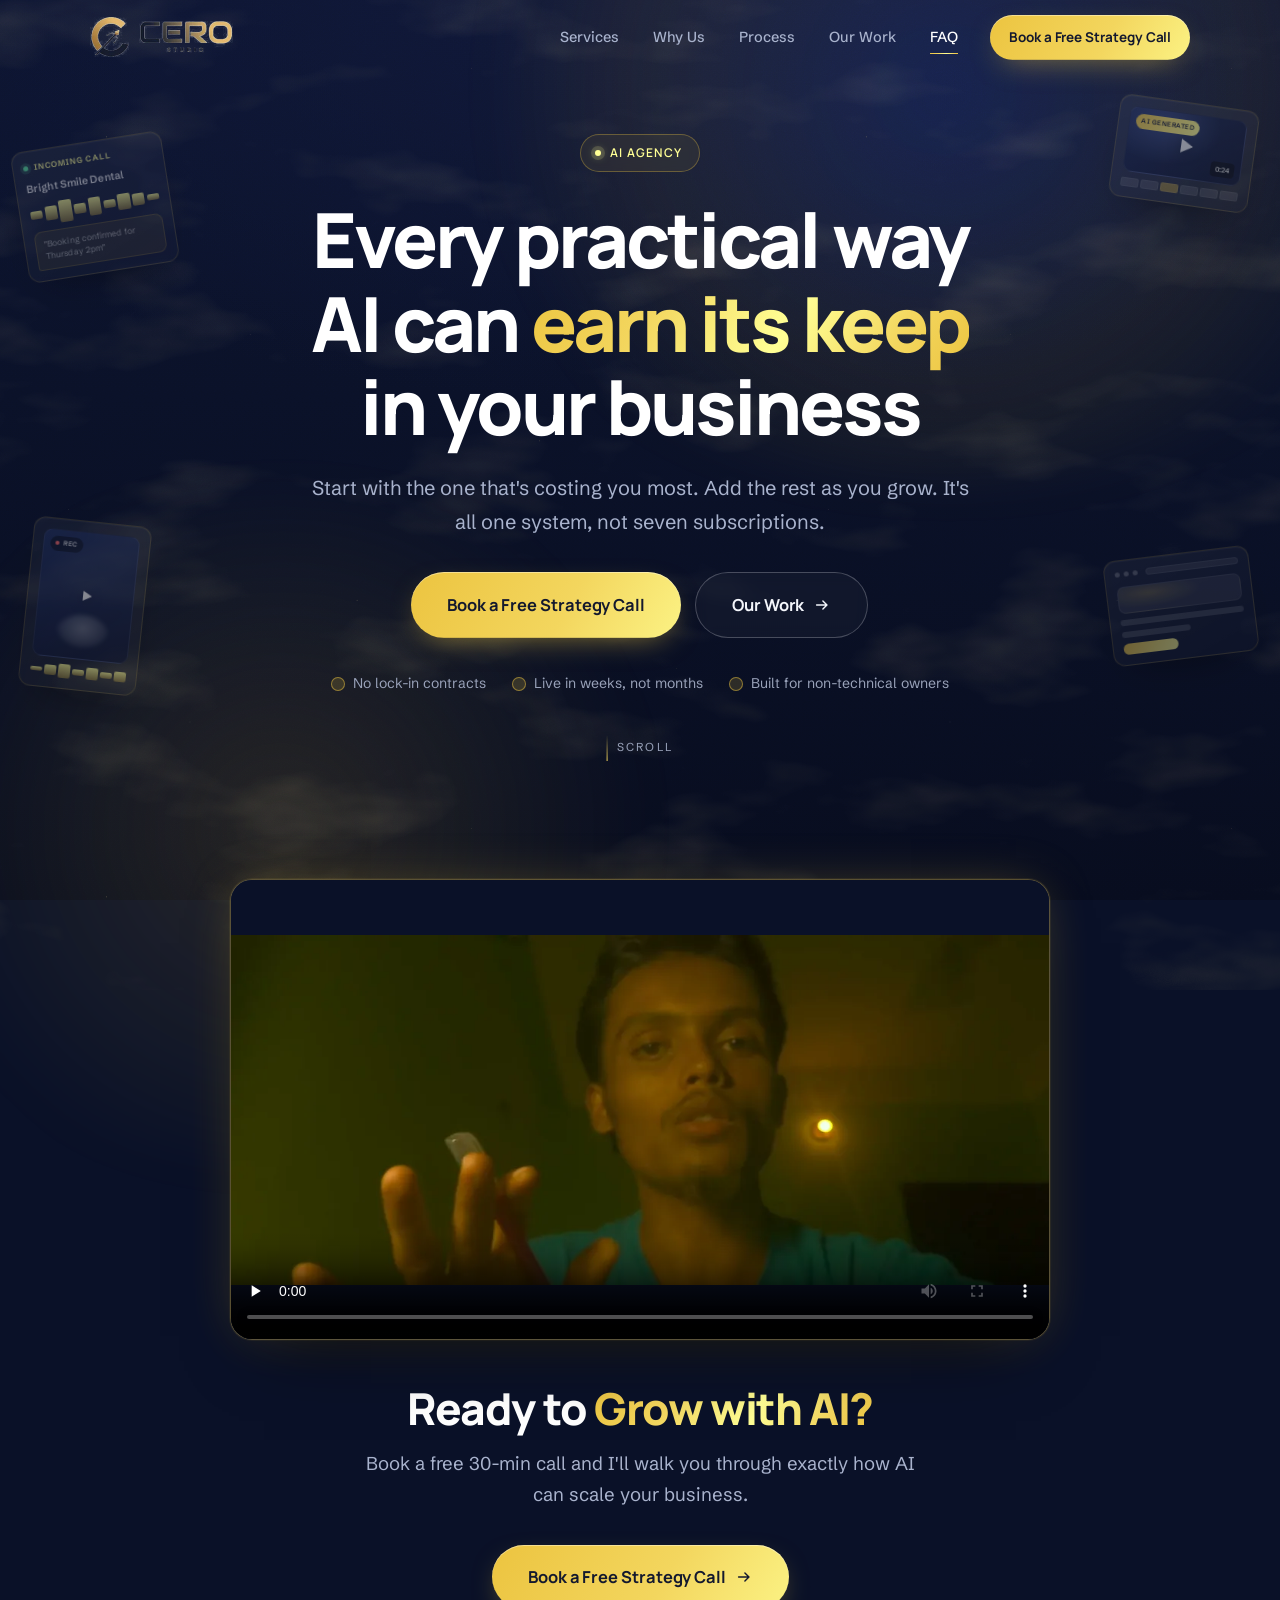
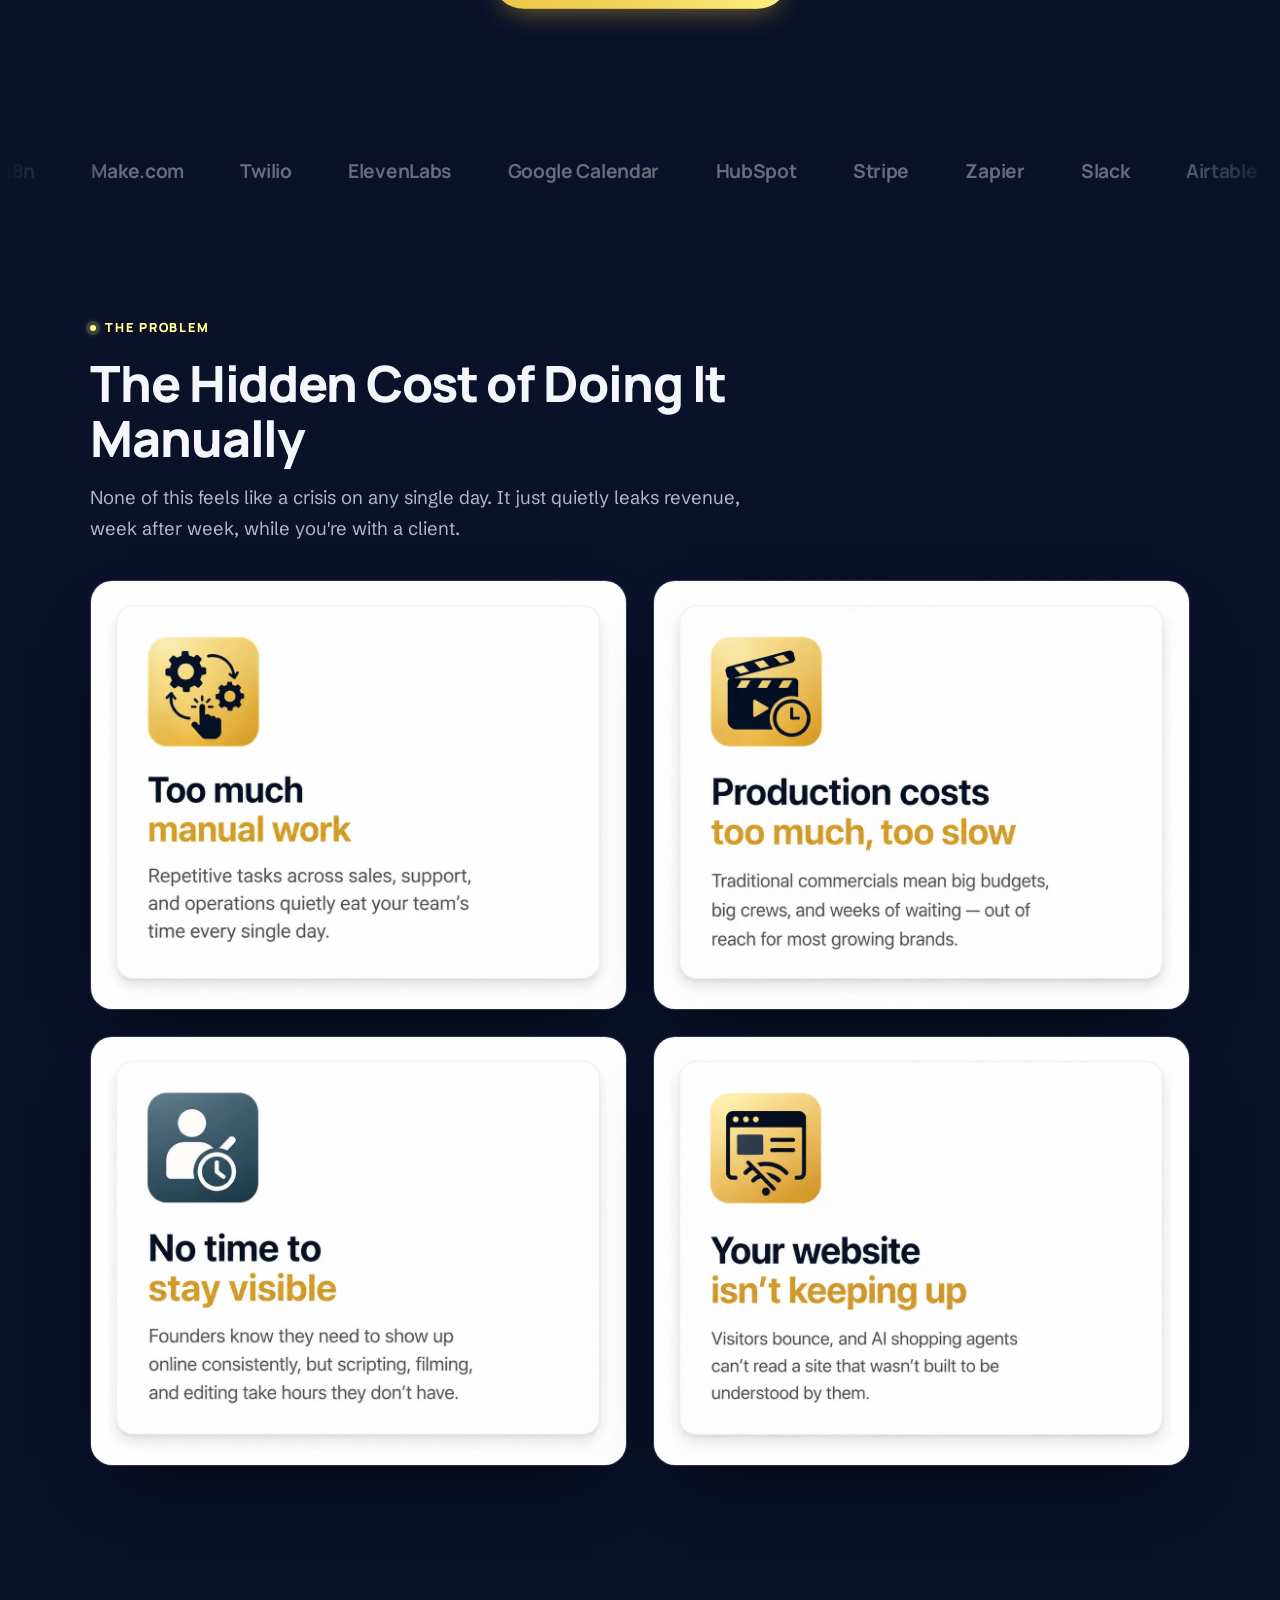
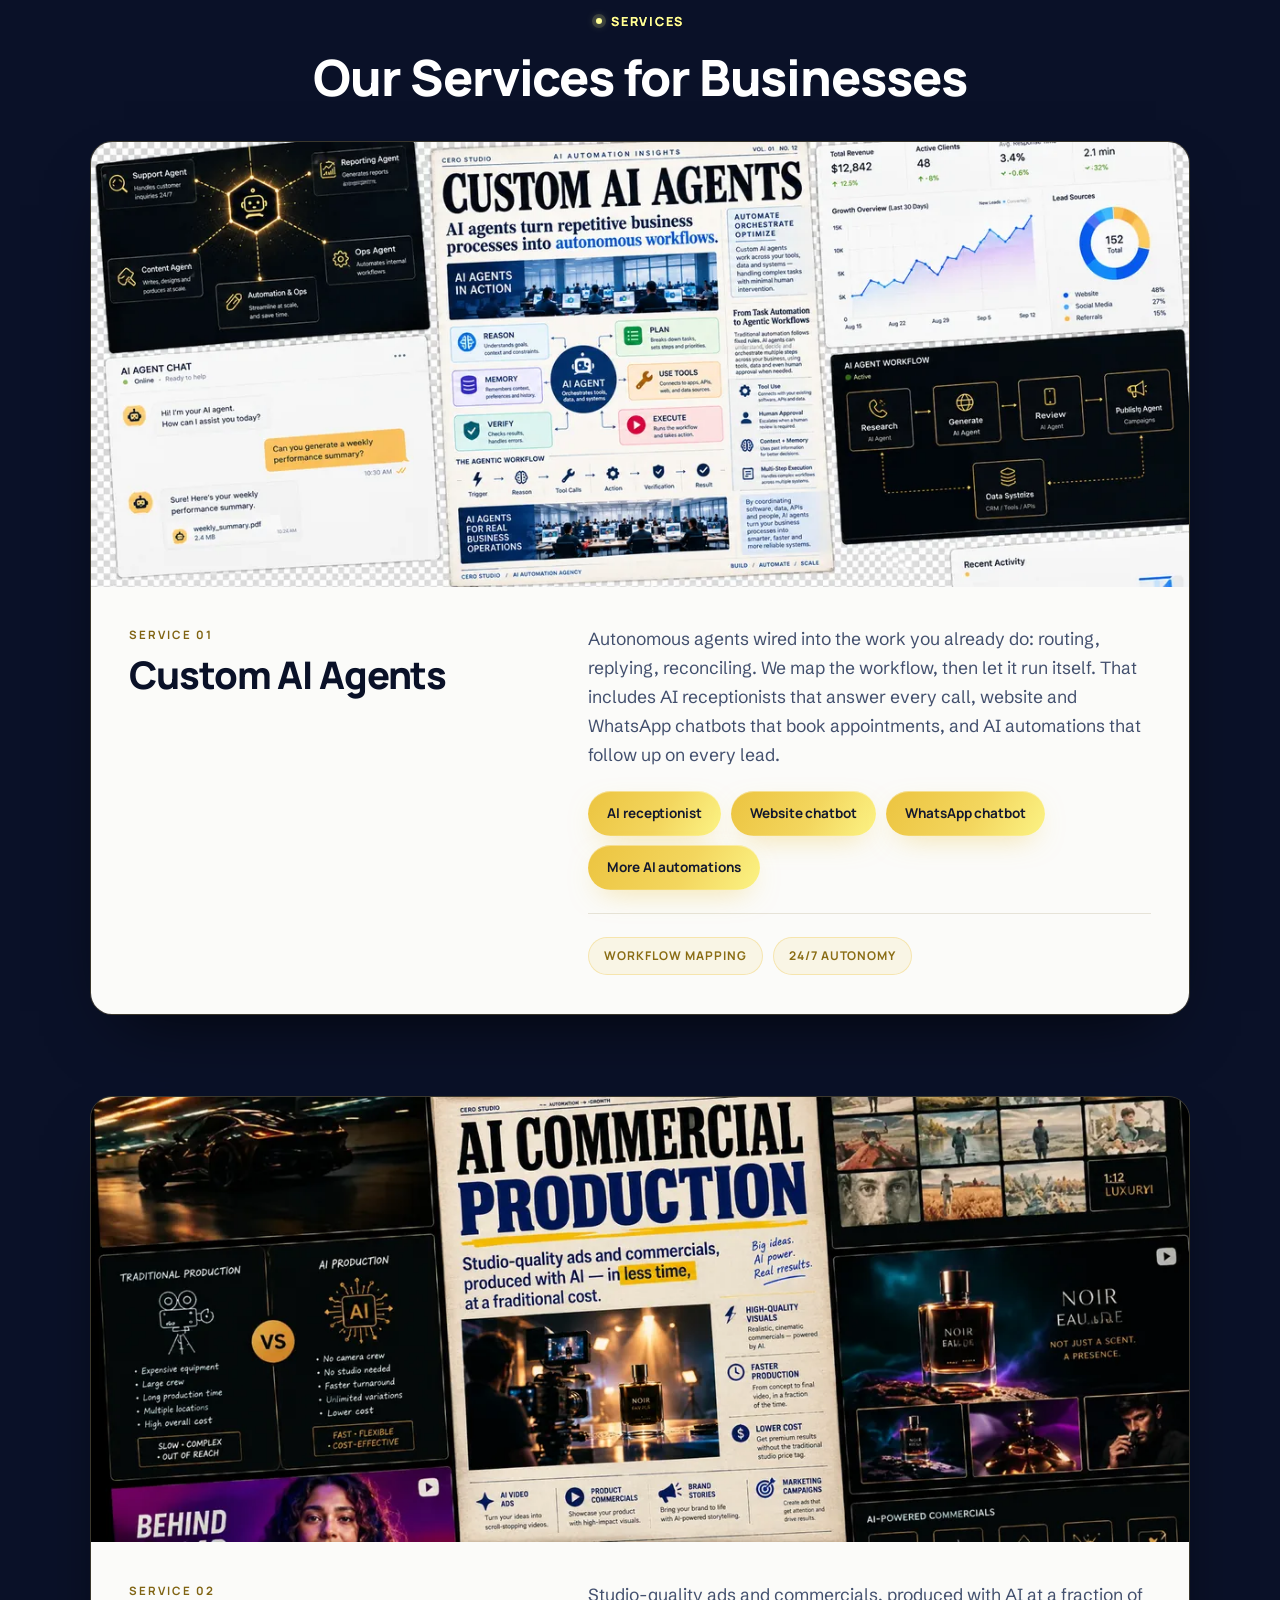
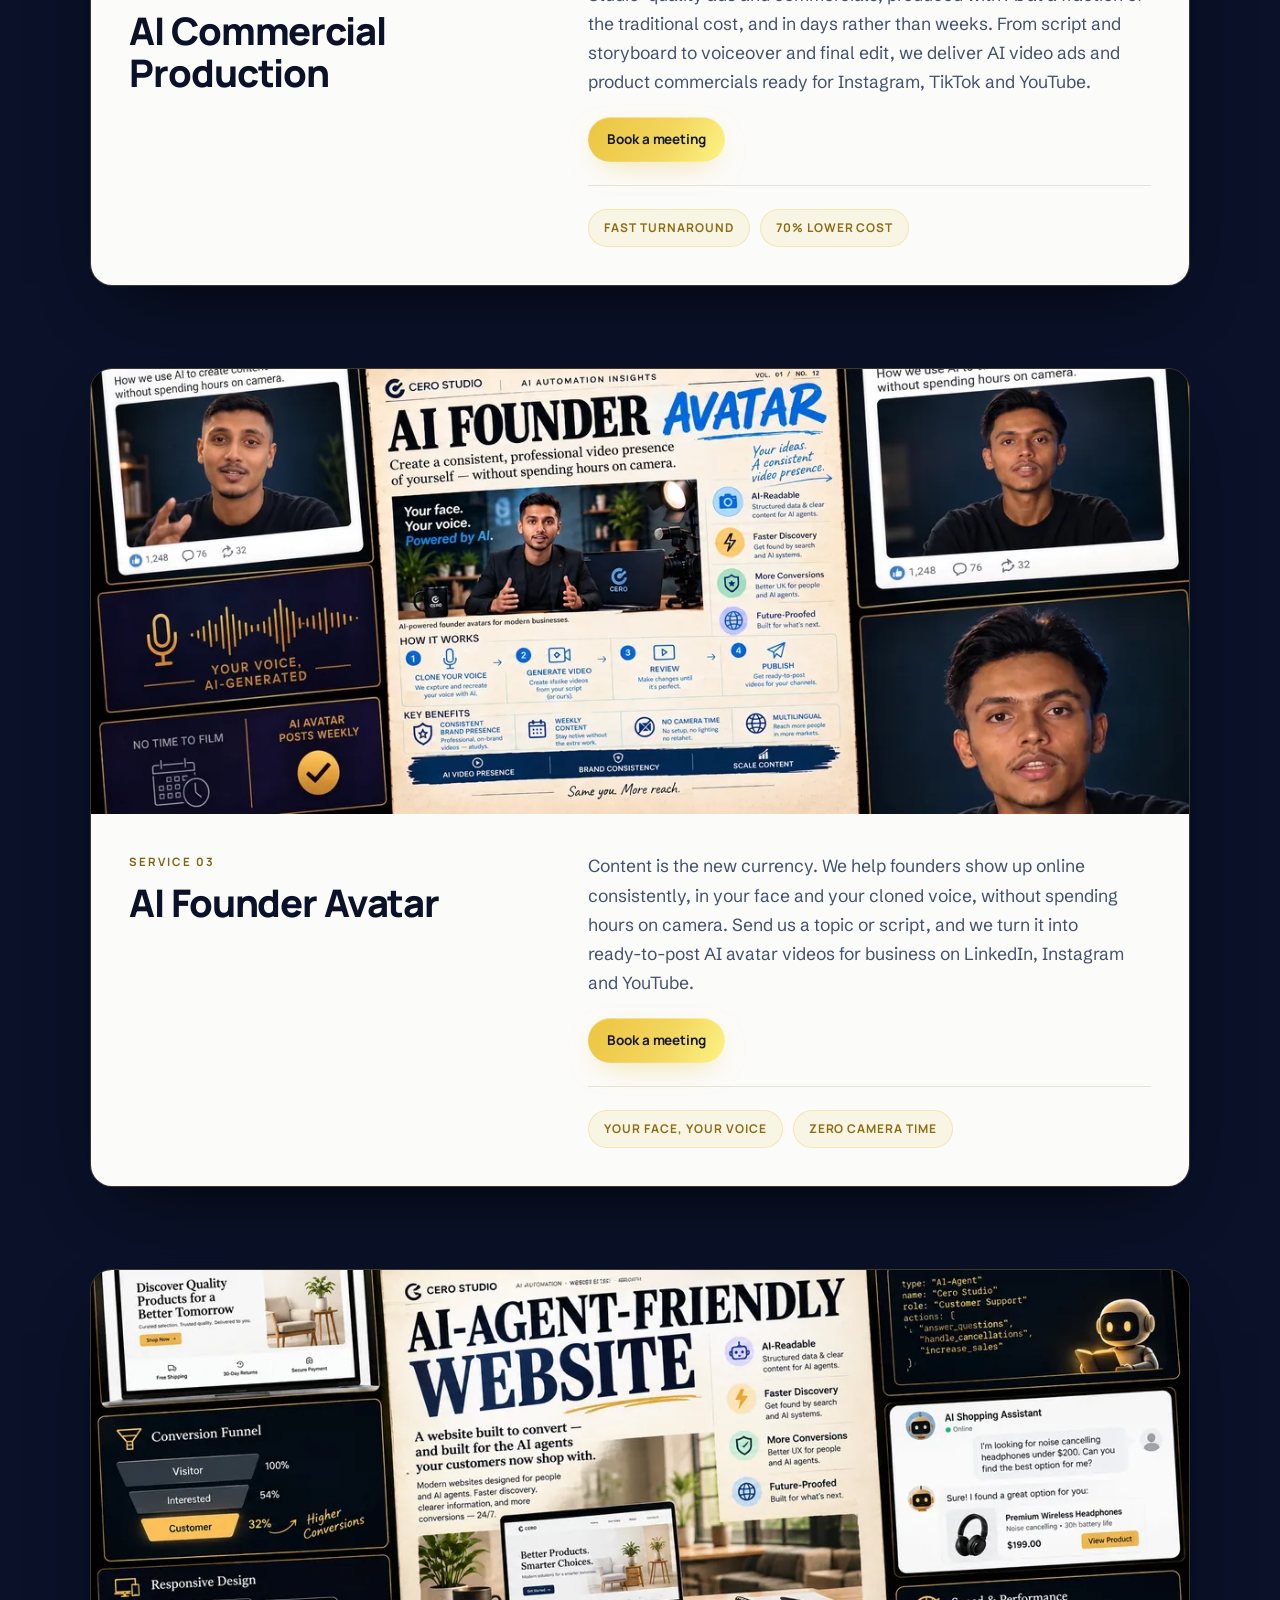
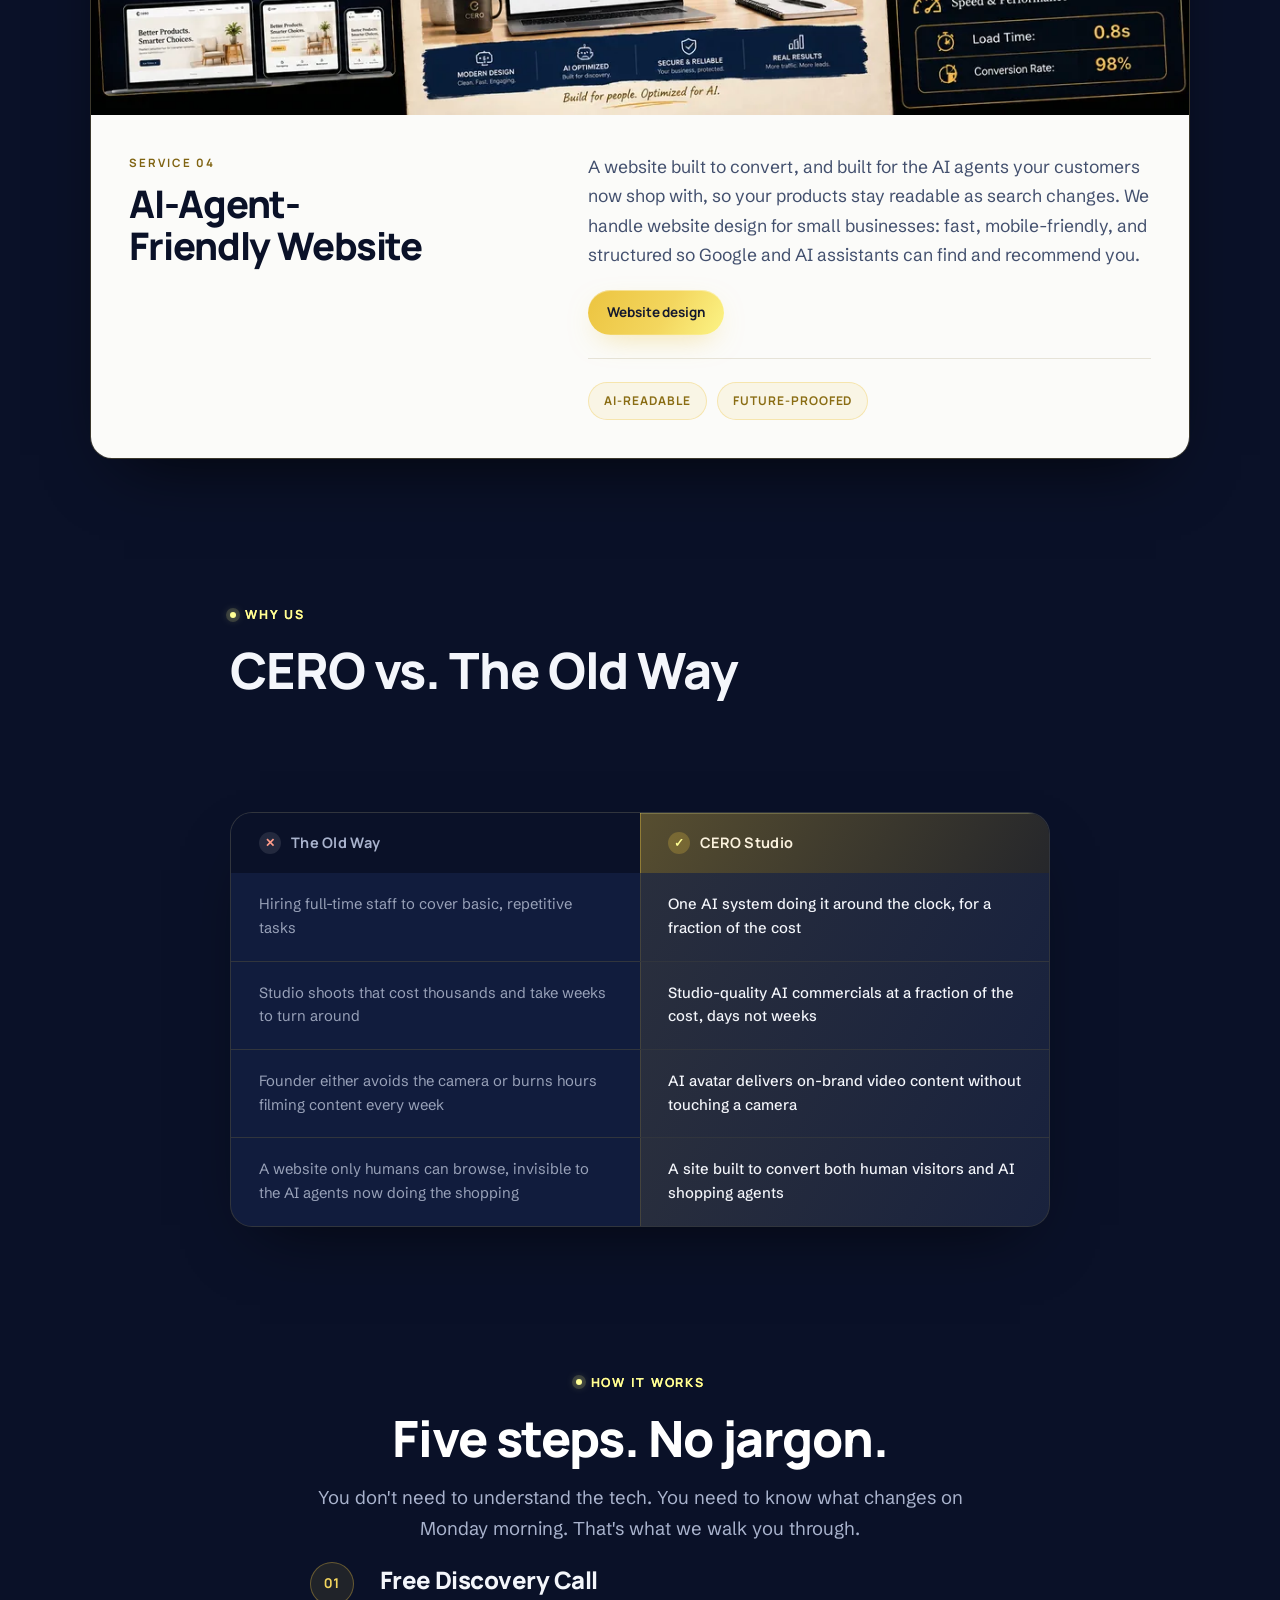
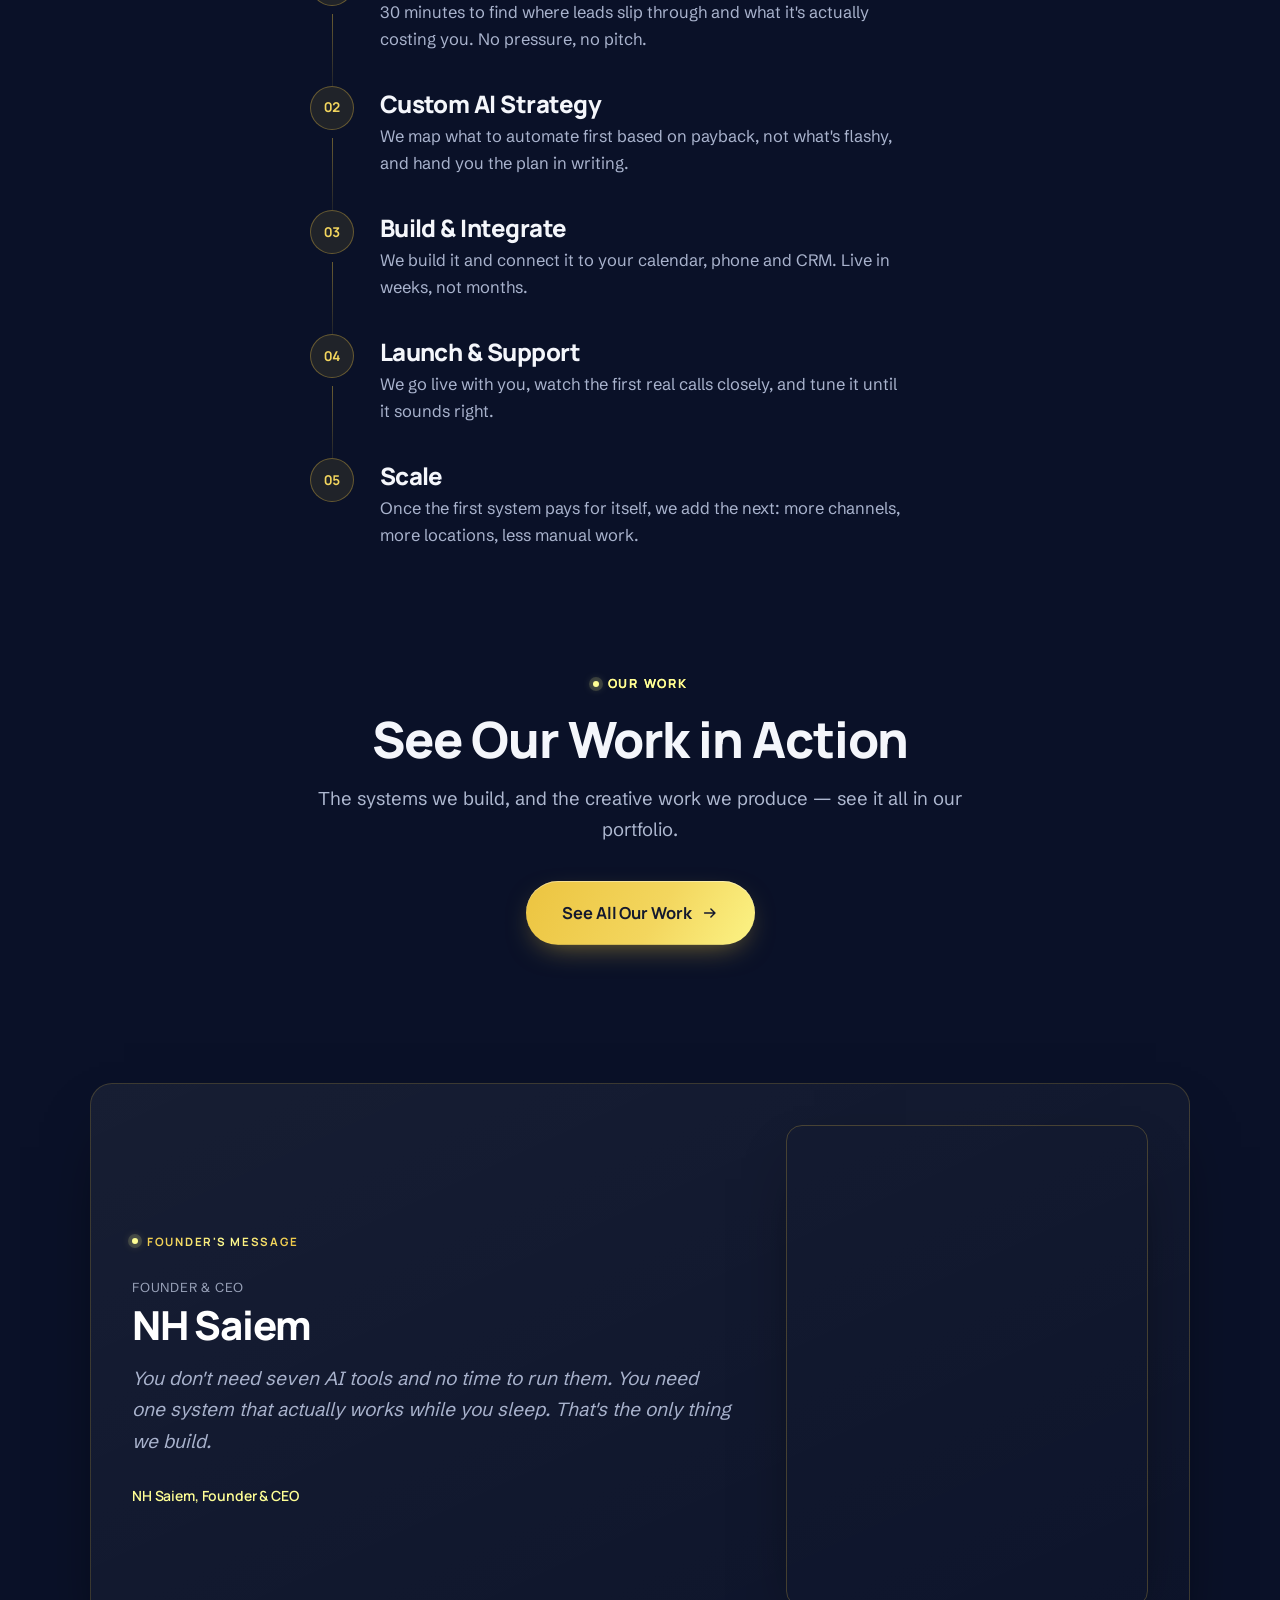
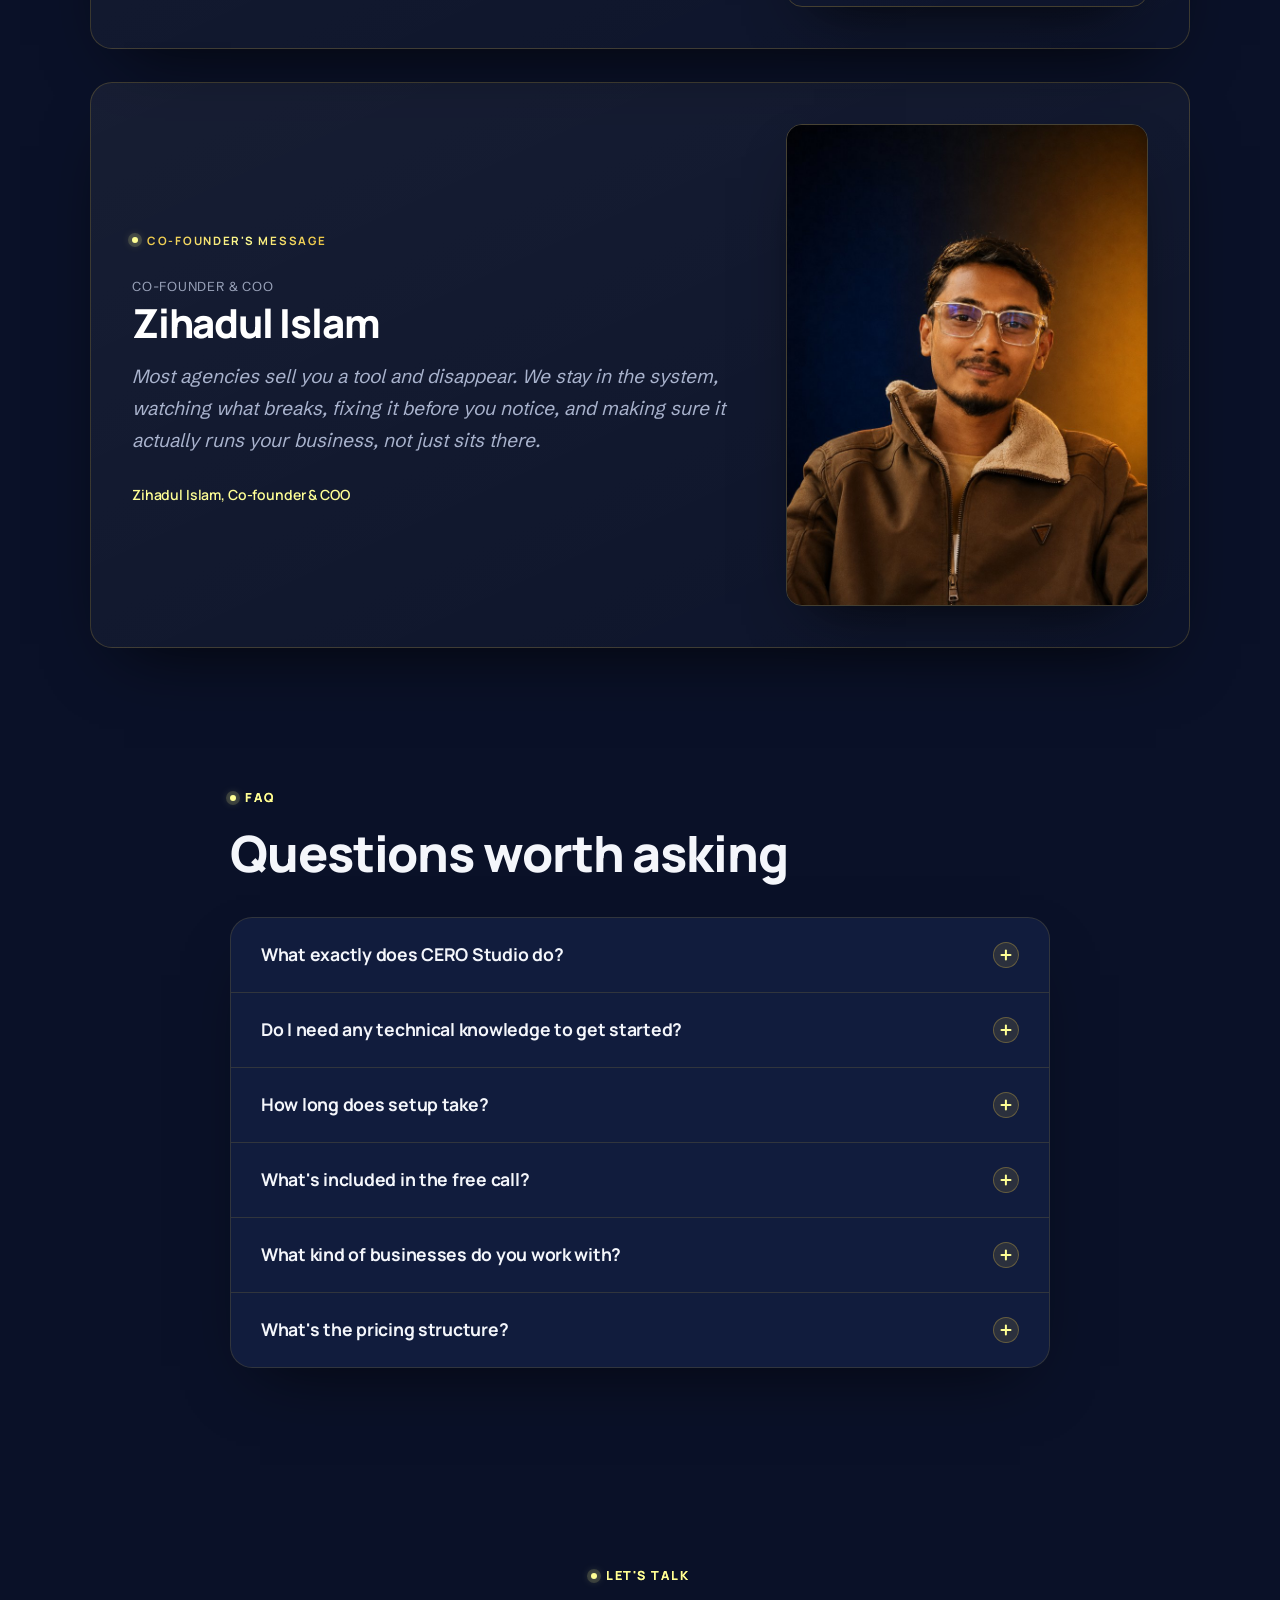
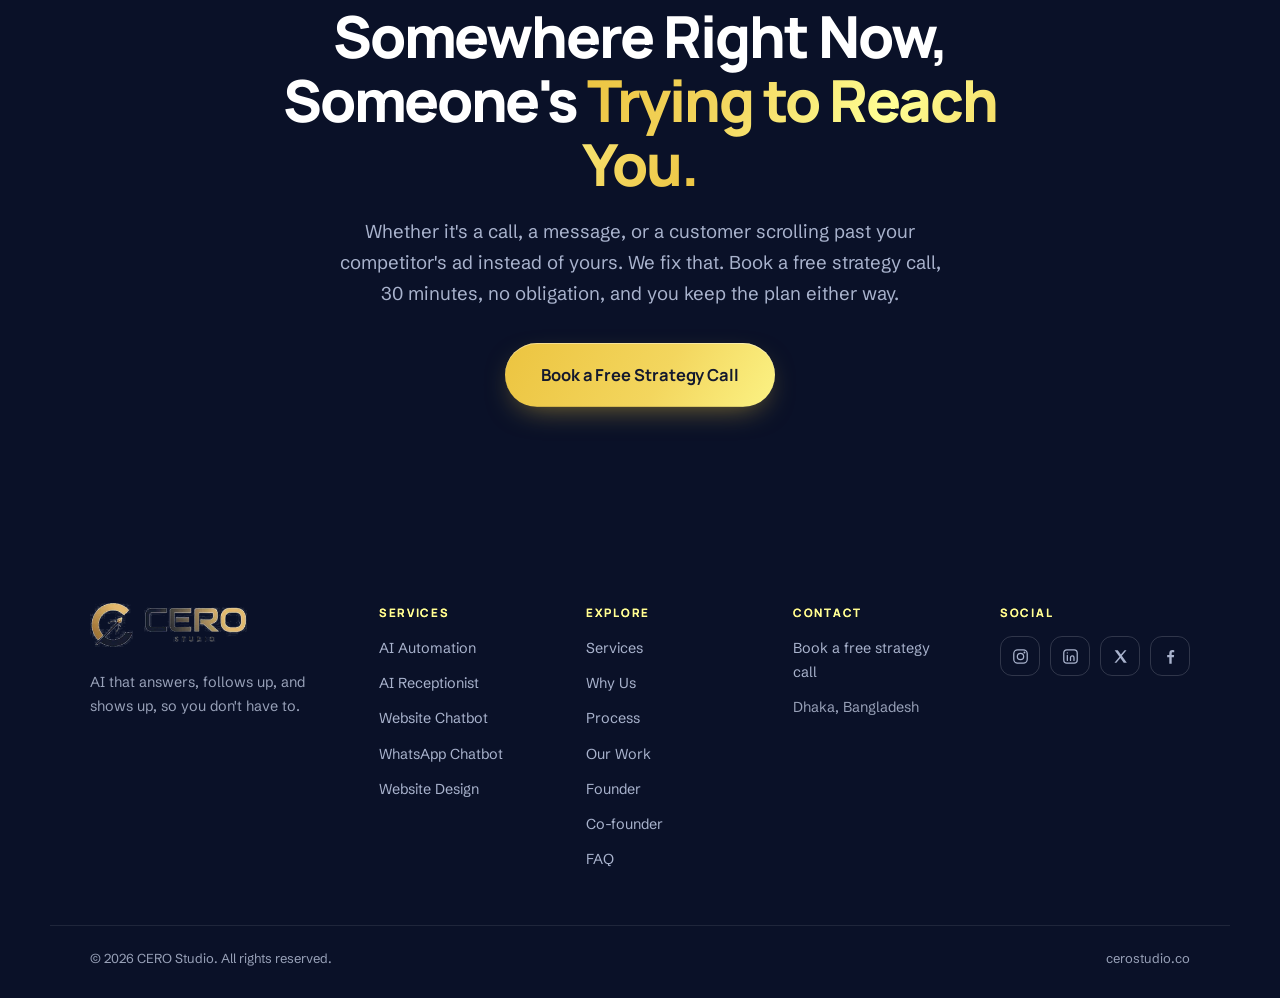
<file: index.html>
<!DOCTYPE html>
<html lang="en">
<head>
<meta charset="utf-8" />
<meta name="viewport" content="width=device-width, initial-scale=1, viewport-fit=cover" />
<title>AI Automation Agency for Local Businesses | CERO Studio</title>
<meta name="description" content="CERO Studio is an AI automation agency building AI receptionists, chatbots and custom automations for local businesses. Book a free discovery call." />
<link rel="canonical" href="https://cerostudio.co/" />
<meta name="theme-color" content="#0A1128" />

<!-- Open Graph / social -->
<meta property="og:site_name" content="CERO Studio Co." />
<meta property="og:type" content="website" />
<meta property="og:url" content="https://cerostudio.co/" />
<meta property="og:title" content="AI Automation Agency for Local Businesses | CERO Studio" />
<meta property="og:description" content="CERO Studio is an AI automation agency building AI receptionists, chatbots and custom automations for local businesses. Book a free discovery call." />
<meta property="og:image" content="https://cerostudio.co/assets/og-image.jpg" />
<meta property="og:image:type" content="image/jpeg" />
<meta property="og:image:width" content="1200" />
<meta property="og:image:height" content="630" />
<meta property="og:image:alt" content="CERO Studio Co. homepage headline: Every practical way AI can earn its keep in your business" />
<meta name="twitter:card" content="summary_large_image" />
<meta name="twitter:title" content="AI Automation Agency for Local Businesses | CERO Studio" />
<meta name="twitter:description" content="CERO Studio is an AI automation agency building AI receptionists, chatbots and custom automations for local businesses. Book a free discovery call." />
<meta name="twitter:image" content="https://cerostudio.co/assets/og-image.jpg" />

<link rel="icon" href="assets/favicon-16.png" sizes="16x16" type="image/png" />
<link rel="icon" href="assets/favicon-32.png" sizes="32x32" type="image/png" />
<link rel="icon" href="assets/favicon-512.png" sizes="512x512" type="image/png" />
<link rel="apple-touch-icon" sizes="180x180" href="assets/apple-touch-icon.png" />

<!-- Fonts are self-hosted, see the @font-face block at the top of styles.css.
     Preloaded because the stylesheet only reveals them once it has parsed, and
     these two are on the critical path for text. crossorigin is required on a
     font preload even same-origin: fonts are fetched in CORS mode, and without
     it the browser downloads the file twice. -->
<link rel="preload" as="font" type="font/woff2" crossorigin
      href="assets/fonts/schibsted-grotesk-var-latin.woff2" />
<link rel="preload" as="font" type="font/woff2" crossorigin
      href="assets/fonts/manrope-var-latin.woff2" />

<!-- Reveal gate. Every [data-reveal] element starts invisible and main.js is
     what makes it visible. That means any failure to load or execute main.js,
     a bad deploy, a blocked request, an extension, leaves the page blank except
     for the navbar, which is the one block carrying no data-reveal.

     Two independent safety nets, because main.js cannot rescue itself:
       - the .js class: without scripting the hiding rule never applies at all
       - a 2.5s timer: if main.js has not taken over by then, show everything.
         main.js clears this the moment it boots, so a healthy page still gets
         its scroll reveals. -->
<script>
(function () {
  var d = document.documentElement;
  d.className += ' js';
  window.__revealFailsafe = setTimeout(function () {
    d.className += ' reveal-fallback';
  }, 2500);
})();
</script>
<noscript><style>[data-reveal]{opacity:1 !important;transform:none !important}</style></noscript>

<link rel="stylesheet" href="styles.min.css?v=1789838559" />

<script type="application/ld+json">
{
  "@context": "https://schema.org",
  "@type": "Organization",
  "@id": "https://cerostudio.co/#organization",
  "name": "CERO Studio Co.",
  "alternateName": ["CERO Studio", "Cero Studio Co"],
  "url": "https://cerostudio.co/",
  "logo": "https://cerostudio.co/assets/logo-navbar.webp",
  "image": "https://cerostudio.co/assets/og-image.jpg",
  "description": "CERO Studio Co. is an AI agency that builds custom AI agents, AI commercial production, AI founder avatars and AI-agent-friendly websites.",
  "email": "cerostudio40@gmail.com",
  "telephone": "+8801913254028",
  "address": { "@type": "PostalAddress", "addressLocality": "Dhaka", "addressCountry": "BD" },
  "founder": [
    { "@id": "https://cerostudio.co/founder#person" },
    { "@id": "https://cerostudio.co/co-founder#person" }
  ],
  "sameAs": [
    "https://www.instagram.com/cerostudioco/",
    "https://www.linkedin.com/company/cero-studio-co/",
    "https://x.com/CeroStudio40",
    "https://www.facebook.com/cerostudioco"
  ]
}
</script>
<!-- Mirrors the six questions in #faqList word for word. If you edit the
     copy there, edit it here too: schema whose text does not match what the
     visitor sees is a structured-data violation. -->
<script type="application/ld+json">
{
  "@context": "https://schema.org",
  "@type": "FAQPage",
  "@id": "https://cerostudio.co/#faq",
  "isPartOf": {
    "@id": "https://cerostudio.co/#organization"
  },
  "mainEntity": [
    {
      "@type": "Question",
      "name": "What exactly does CERO Studio do?",
      "acceptedAnswer": {
        "@type": "Answer",
        "text": "We're an AI studio that covers four things: AI agents that answer every enquiry across calls, chat, and messages; studio-quality AI video for ads and commercials; an AI avatar of you for content you don't have to film; and websites built to convert both human visitors and AI shopping agents. Most clients start with the one costing them the most, then add the rest as it pays for itself."
      }
    },
    {
      "@type": "Question",
      "name": "Do I need any technical knowledge to get started?",
      "acceptedAnswer": {
        "@type": "Answer",
        "text": "None. We build and run everything. You approve how it sounds, looks, and reads. If you can describe how your business currently handles calls, content, or your website, you can brief us. Everything we hand over is documented in plain language, with no dashboard you're obliged to learn."
      }
    },
    {
      "@type": "Question",
      "name": "How long does setup take?",
      "acceptedAnswer": {
        "@type": "Answer",
        "text": "It depends on the service and the scope. An AI agent, a commercial, an avatar video and a website build are different pieces of work, and the same service can be a short build or a long one depending on how much it has to cover. We give you a timeline on the discovery call, once we know which of those you need and how far it goes. Multi-service builds are staged so the first piece is earning while we build the next."
      }
    },
    {
      "@type": "Question",
      "name": "What's included in the free call?",
      "acceptedAnswer": {
        "@type": "Answer",
        "text": "About 30 minutes, no pitch deck. We map where you're losing time or visibility: missed enquiries, outdated content, an underperforming site. Then we estimate what that's costing you monthly, and tell you which one or two things to fix first. You get that summary in writing afterwards, yours to keep, whether you work with us or not."
      }
    },
    {
      "@type": "Question",
      "name": "What kind of businesses do you work with?",
      "acceptedAnswer": {
        "@type": "Answer",
        "text": "Any business where missed enquiries, outdated content, or a slow website costs real money. That covers appointment-led local businesses and product or e-commerce brands that need ongoing ad and content production. If growth depends on people reaching you, seeing you, or buying from you, we can help."
      }
    },
    {
      "@type": "Question",
      "name": "What's the pricing structure?",
      "acceptedAnswer": {
        "@type": "Answer",
        "text": "It depends on the service. AI agents and automation are a one-off build fee plus a monthly fee for hosting, usage, and ongoing tweaks. Video production is typically priced per project or as a monthly content retainer. Websites are a one-off build fee with an optional maintenance plan. We quote everything in full after the call. No long lock-in, month-to-month once you're live."
      }
    }
  ]
}
</script>
<script>
/* Splash gate. Runs before first paint so the page never flashes behind it.

   Plays ONCE PER BROWSER SESSION, not on every load. A full-screen overlay is
   the single largest cost to Speed Index and to how fast the site feels, and a
   visitor who has already seen the mark gains nothing from watching it again on
   their second page view. Total run is now ~640ms (was 1500ms).

   Skipped entirely under reduced motion and on back/forward navigation. If this
   script never runs the markup stays hidden and the site loads normally, so
   nothing here is load-bearing. */
(function () {
  try {
    if (matchMedia('(prefers-reduced-motion: reduce)').matches) return;
    // Skip it when arriving back through history. Replaying a full-screen
    // animation on a Back press reads as a reload, and it covers the moment the
    // scroll position is being put back.
    var nav = performance.getEntriesByType('navigation')[0];
    if (nav ? nav.type === 'back_forward'
            : (performance.navigation && performance.navigation.type === 2)) return;
    // Once per session. sessionStorage throws in some privacy modes, so a
    // failure here falls through to playing it rather than breaking the gate.
    if (sessionStorage.getItem('cero_splash_shown')) return;
    sessionStorage.setItem('cero_splash_shown', '1');
  } catch (e) { /* matchMedia, performance or storage missing: just play it */ }
  document.documentElement.className += ' splash-on';
})();
</script>
</head>
<body>
<!-- Load splash. Hidden unless <html> carries .splash-on, so no-JS never sees
     it. The mark is drawn twice through a mask of the lockup: a faint ghost
     underneath, and a gold-gradient fill on top that is clipped to nothing and
     wiped upward. Filling with brand gold rather than the asset's own colours
     is deliberate: the artwork is half navy, which would vanish on navy. -->
<div class="splash" id="splash" aria-hidden="true">
  <div class="splash__halo"></div>
  <div class="splash__mark">
    <span class="splash__ghost"></span>
    <span class="splash__fill"></span>
  </div>
</div>

<a class="skip-link" href="#main">Skip to content</a>

<!-- One page-wide background. Fixed, so it never scrolls out from under a
     section and there is no seam anywhere between them. Every section is
     transparent; this is the only painted ground on the page. -->
<div class="page-bg" aria-hidden="true">
  <div class="page-bg__glow page-bg__glow--a" data-parallax="0.05"></div>
  <div class="page-bg__glow page-bg__glow--b"></div>
  <div class="page-bg__veins"></div>
  <div class="page-bg__sparkle"></div>
  <div class="page-bg__grain"></div>
</div>

<!-- Trailing cursor dot. Purely decorative and added on top of the native
     cursor, never replacing it. main.js only shows this on devices with a
     real pointer, and leaves it hidden under prefers-reduced-motion. -->

<!-- ═══════════════════ NAVBAR ═══════════════════ -->
<header class="nav" id="nav">
  <div class="nav__inner container">
    <a class="logo" href="#top" aria-label="CERO Studio home">
      <img class="logo__img" src="assets/logo-navbar.webp" width="286" height="80"
           alt="CERO Studio" fetchpriority="high" />
    </a>

    <nav class="nav__links" id="navLinks" aria-label="Primary">
      <a href="#services" class="nav__link">Services</a>
      <a href="#why-us" class="nav__link">Why Us</a>
      <a href="#process" class="nav__link">Process</a>
      <a href="/portfolio" class="nav__link">Our Work</a>
      <a href="#faq" class="nav__link">FAQ</a>
      <a href="https://cal.com/cerostudio/free-discovery-call" class="btn btn--gold btn--sm nav__cta" target="_blank" rel="noopener noreferrer">Book a Free Strategy Call</a>
    </nav>

    <button class="nav__toggle" id="navToggle" aria-label="Open menu" aria-expanded="false" aria-controls="navLinks">
      <span></span><span></span><span></span>
    </button>
  </div>
</header>

<main id="main">

<!-- ═══════════════════ HERO ═══════════════════ -->
<section class="hero section--dark" id="top">

  <!-- Drifting service mockups. Decorative, pointer-inert and pinned to the hero
       edges so nothing sits behind the headline; hidden below 1120px where the
       text column would reach them. -->
  <div class="hero__float" aria-hidden="true">
    <div class="float-card float-card--voice">
      <span class="fc-top"><i class="fc-live"></i>Incoming call</span>
      <span class="fc-name">Bright Smile Dental</span>
      <span class="fc-wave"><i></i><i></i><i></i><i></i><i></i><i></i><i></i><i></i><i></i></span>
      <span class="fc-line">"Booking confirmed for Thursday 2pm"</span>
    </div>

    <div class="float-card float-card--video">
      <span class="fc-frame">
        <span class="fc-tag">AI Generated</span>
        <span class="fc-play"></span>
        <span class="fc-dur">0:24</span>
      </span>
      <span class="fc-strip"><i></i><i></i><i></i><i></i><i></i><i></i></span>
    </div>

    <div class="float-card float-card--avatar">
      <span class="fc-portrait">
        <span class="fc-silhouette"></span>
        <span class="fc-play fc-play--sm"></span>
        <span class="fc-rec"><i></i>REC</span>
      </span>
      <span class="fc-wave fc-wave--sm"><i></i><i></i><i></i><i></i><i></i><i></i><i></i></span>
    </div>

    <div class="float-card float-card--site">
      <span class="fc-chrome"><i></i><i></i><i></i><b></b></span>
      <span class="fc-hero"></span>
      <span class="fc-bar"></span>
      <span class="fc-bar fc-bar--short"></span>
      <span class="fc-cta"></span>
    </div>
  </div>

  <div class="container hero__inner">
    <p class="hero__badge">
      <span class="hero__badge-dot" aria-hidden="true"></span>
      AI Agency
    </p>

    <h1 class="hero__title">
      Every practical way AI can
      <span class="gold-text">earn its keep</span>
      in your business
    </h1>

    <p class="hero__sub">
      Start with the one that's costing you most. Add the rest as you grow. It's all
      one system, not seven subscriptions.
    </p>

    <div class="hero__actions">
      <a href="https://cal.com/cerostudio/free-discovery-call" class="btn btn--gold btn--lg" target="_blank" rel="noopener noreferrer">Book a Free Strategy Call</a>
      <a href="/portfolio" class="btn btn--ghost btn--lg">
        Our Work
        <svg viewBox="0 0 20 20" class="btn__icon" aria-hidden="true"><path d="M4 10h11M11 5.5 15.5 10 11 14.5" fill="none" stroke="currentColor" stroke-width="1.6" stroke-linecap="round" stroke-linejoin="round"/></svg>
      </a>
    </div>

    <ul class="hero__ticks">
      <li>No lock-in contracts</li>
      <li>Live in weeks, not months</li>
      <li>Built for non-technical owners</li>
    </ul>
  </div>

  <p class="hero__scroll" aria-hidden="true"><span></span>Scroll</p>
</section>

<!-- ═══════════════════ FOUNDER CTA ═══════════════════
     Replaces the old stats block. One centred column: overline, the founder's
     intro video, then the ask. The player is a plain HTML5 element with native
     controls and no autoplay, so nothing downloads until someone presses play
     (preload="none" fetches nothing at all) and the poster carries the
     frame until then. -->
<section class="founder-cta section--dark section--tight" aria-labelledby="founder-cta-title">
  <div class="container founder-cta__inner">
    <p class="eyebrow" data-reveal><span class="eyebrow__dot" aria-hidden="true"></span>Meet the Founder</p>

    <div class="founder-cta__slot" data-reveal style="--rd:80ms">
      <video class="founder-cta__media" controls preload="none" playsinline
             poster="/assets/videos/founder-intro-poster.webp">
        <source src="/assets/videos/founder-intro.mp4" type="video/mp4" />
        Your browser cannot play this video.
        <a href="/assets/videos/founder-intro.mp4">Download it instead.</a>
      </video>
    </div>

    <h2 class="founder-cta__title" id="founder-cta-title" data-reveal style="--rd:140ms">
      Ready to <span class="gold-text">Grow with AI?</span>
    </h2>
    <p class="founder-cta__sub" data-reveal style="--rd:200ms">
      Book a free 30-min call and I'll walk you through exactly how AI can scale your business.
    </p>
    <div class="founder-cta__actions" data-reveal style="--rd:260ms">
      <a href="https://cal.com/cerostudio/free-discovery-call" class="btn btn--gold btn--lg" target="_blank" rel="noopener noreferrer">
        Book a Free Strategy Call
        <svg viewBox="0 0 20 20" class="btn__icon" aria-hidden="true"><path d="M4 10h11M11 5.5 15.5 10 11 14.5" fill="none" stroke="currentColor" stroke-width="1.6" stroke-linecap="round" stroke-linejoin="round"/></svg>
      </a>
    </div>
  </div>
</section>

<!-- ═══════════════════ MARQUEE ═══════════════════ -->
<section class="marquee-wrap section--dark" aria-label="Tools we build with">
  <p class="marquee__label container" data-reveal>Built on the tools your business already trusts</p>
  <div class="marquee" id="marquee">
    <ul class="marquee__track">
      <li>n8n</li><li>Make.com</li><li>Twilio</li><li>ElevenLabs</li>
      <li>Google Calendar</li><li>HubSpot</li><li>Stripe</li><li>Zapier</li><li>Slack</li>
      <li>Airtable</li><li>Vapi</li><li>Retell AI</li><li>Notion</li>
    </ul>
  </div>
</section>

<!-- ═══════════════════ PROBLEM ═══════════════════ -->
<section class="section section--alt" id="problem">
  <div class="container">
    <header class="sec-head">
      <p class="eyebrow eyebrow--dark" data-reveal><span class="eyebrow__dot" aria-hidden="true"></span>The problem</p>
      <h2 class="sec-title" data-reveal style="--rd:80ms">The Hidden Cost of Doing It Manually</h2>
      <p class="sec-sub" data-reveal style="--rd:140ms">
        None of this feels like a crisis on any single day. It just quietly leaks
        revenue, week after week, while you're with a client.
      </p>
    </header>

    <!-- Finished card artwork: icon, headline and copy are baked in, so the alt
         text carries the wording. These are white-on-white cards, so each one
         reads as a light card against the navy page (see README). -->
    <ul class="img-grid img-grid--problem">
      <li class="img-card" data-reveal>
        <img src="assets/problem-01-manual-work.webp" width="1402" height="1122"
               loading="lazy" fetchpriority="low" decoding="async" alt="Too much manual work. Repetitive tasks across sales, support and operations quietly eat your team's time every single day." />
      </li>
      <li class="img-card" data-reveal style="--rd:100ms">
        <img src="assets/problem-02-production-cost.webp" width="1402" height="1122"
               loading="lazy" fetchpriority="low" decoding="async" alt="Production costs too much, too slow. Traditional commercials mean big budgets, big crews and weeks of waiting, out of reach for most growing brands." />
      </li>
      <li class="img-card" data-reveal style="--rd:200ms">
        <img src="assets/problem-03-visibility.webp" width="1402" height="1122"
               loading="lazy" fetchpriority="low" decoding="async" alt="No time to stay visible. Founders know they need to show up online consistently, but scripting, filming and editing take hours they don't have." />
      </li>
      <li class="img-card" data-reveal style="--rd:300ms">
        <img src="assets/problem-04-website.webp" width="1402" height="1122"
               loading="lazy" fetchpriority="low" decoding="async" alt="Your website isn't keeping up. Visitors bounce, and AI shopping agents can't read a site that wasn't built to be understood by them." />
      </li>
    </ul>
  </div>
</section>

<!-- ═══════════════════ SERVICES ═══════════════════ -->
<section class="section section--dark" id="services">
  <div class="container">
    <header class="sec-head sec-head--center">
      <p class="eyebrow" data-reveal><span class="eyebrow__dot" aria-hidden="true"></span>Services</p>
      <h2 class="sec-title" data-reveal style="--rd:80ms">Our Services for Businesses</h2>
    </header>

    <!-- Editorial rows: banner on top, then real HTML title/copy/chips. The
         banner is decorative collage artwork served at two widths via srcset;
         every word that matters is in the HTML below it, so the copy stays
         selectable, translatable and legible at any width. The headlines inside
         the artwork are illustration, not content, which is why the alt text
         describes the picture rather than repeating them. -->
    <ul class="svc-rows">
      <li class="svc-row" data-reveal>
        <div class="svc-row__banner">
          <img src="assets/service-01-banner-800.webp"
                 srcset="assets/service-01-banner-800.webp 800w,
                         assets/service-01-banner-1200.webp 1200w"
                 sizes="(min-width: 1180px) 1100px, 100vw"
                 width="1200" height="487"
                 loading="lazy" fetchpriority="low" decoding="async" alt="A magazine spread headlined Custom AI Agents, surrounded by an agent network diagram, a live agent chat, a revenue dashboard and a research-to-publish workflow." />
        </div>
        <div class="svc-row__body">
          <div class="svc-row__head">
            <p class="svc-row__no">Service 01</p>
            <h3 class="svc-row__title">Custom AI Agents</h3>
          </div>
          <div class="svc-row__detail">
            <p class="svc-row__text">Autonomous agents wired into the work you already do: routing, replying, reconciling. We map the workflow, then let it run itself. That includes AI receptionists that answer every call, website and WhatsApp chatbots that book appointments, and AI automations that follow up on every lead.</p>
            <p class="svc-row__more">
              <a href="/ai-receptionist" class="btn btn--gold btn--sm">AI receptionist</a>
              <a href="/website-chatbot" class="btn btn--gold btn--sm">Website chatbot</a>
              <a href="/whatsapp-chatbot" class="btn btn--gold btn--sm">WhatsApp chatbot</a>
              <a href="/ai-automation" class="btn btn--gold btn--sm">More AI automations</a>
            </p>
            <ul class="svc-row__chips">
              <li>Workflow Mapping</li>
              <li>24/7 Autonomy</li>
            </ul>
          </div>
        </div>
      </li>
      <li class="svc-row" data-reveal style="--rd:90ms">
        <div class="svc-row__banner">
          <img src="assets/service-02-banner-800.webp"
                 srcset="assets/service-02-banner-800.webp 800w,
                         assets/service-02-banner-1200.webp 1200w"
                 sizes="(min-width: 1180px) 1100px, 100vw"
                 width="1200" height="487"
                 loading="lazy" fetchpriority="low" decoding="async" alt="A magazine spread headlined AI Commercial Production, surrounded by cinematic car and fragrance stills and a traditional-versus-AI production comparison." />
        </div>
        <div class="svc-row__body">
          <div class="svc-row__head">
            <p class="svc-row__no">Service 02</p>
            <h3 class="svc-row__title">AI Commercial Production</h3>
          </div>
          <div class="svc-row__detail">
            <p class="svc-row__text">Studio-quality ads and commercials, produced with AI at a fraction of the traditional cost, and in days rather than weeks. From script and storyboard to voiceover and final edit, we deliver AI video ads and product commercials ready for Instagram, TikTok and YouTube.</p>
            <p class="svc-row__more"><a href="https://cal.com/cerostudio/free-discovery-call?notes=Interested%20in%3A%20AI%20Commercial%20Production" class="btn btn--gold btn--sm" target="_blank" rel="noopener noreferrer">Book a meeting</a></p>
            <ul class="svc-row__chips">
              <li>Fast Turnaround</li>
              <li>70% Lower Cost</li>
            </ul>
          </div>
        </div>
      </li>
      <li class="svc-row" data-reveal style="--rd:180ms">
        <div class="svc-row__banner">
          <img src="assets/service-03-banner-800.webp"
                 srcset="assets/service-03-banner-800.webp 800w,
                         assets/service-03-banner-1200.webp 1200w"
                 sizes="(min-width: 1180px) 1100px, 100vw"
                 width="1200" height="487"
                 loading="lazy" fetchpriority="low" decoding="async" alt="A magazine spread headlined AI Founder Avatar, surrounded by talking-head social posts of a founder, a voice-cloning waveform and a four-step clone-to-publish process." />
        </div>
        <div class="svc-row__body">
          <div class="svc-row__head">
            <p class="svc-row__no">Service 03</p>
            <h3 class="svc-row__title">AI Founder Avatar</h3>
          </div>
          <div class="svc-row__detail">
            <p class="svc-row__text">Content is the new currency. We help founders show up online consistently, in your face and your cloned voice, without spending hours on camera. Send us a topic or script, and we turn it into ready-to-post AI avatar videos for business on LinkedIn, Instagram and YouTube.</p>
            <p class="svc-row__more"><a href="https://cal.com/cerostudio/free-discovery-call?notes=Interested%20in%3A%20AI%20Founder%20Avatar" class="btn btn--gold btn--sm" target="_blank" rel="noopener noreferrer">Book a meeting</a></p>
            <ul class="svc-row__chips">
              <li>Your Face, Your Voice</li>
              <li>Zero Camera Time</li>
            </ul>
          </div>
        </div>
      </li>
      <li class="svc-row" data-reveal style="--rd:270ms">
        <div class="svc-row__banner">
          <img src="assets/service-04-banner-800.webp"
                 srcset="assets/service-04-banner-800.webp 800w,
                         assets/service-04-banner-1200.webp 1200w"
                 sizes="(min-width: 1180px) 1100px, 100vw"
                 width="1200" height="487"
                 loading="lazy" fetchpriority="low" decoding="async" alt="A magazine spread headlined AI-Agent-Friendly Website, surrounded by a storefront mockup, a conversion funnel, responsive device layouts and an AI shopping assistant." />
        </div>
        <div class="svc-row__body">
          <div class="svc-row__head">
            <p class="svc-row__no">Service 04</p>
            <h3 class="svc-row__title">AI-Agent-Friendly Website</h3>
          </div>
          <div class="svc-row__detail">
            <p class="svc-row__text">A website built to convert, and built for the AI agents your customers now shop with, so your products stay readable as search changes. We handle website design for small businesses: fast, mobile-friendly, and structured so Google and AI assistants can find and recommend you.</p>
            <p class="svc-row__more"><a href="/website-design" class="btn btn--gold btn--sm">Website design</a></p>
            <ul class="svc-row__chips">
              <li>AI-Readable</li>
              <li>Future-Proofed</li>
            </ul>
          </div>
        </div>
      </li>
    </ul>
  </div>
</section>

<!-- ═══════════════════ COMPARISON ═══════════════════ -->
<section class="section section--alt" id="why-us">
  <div class="container container--narrow">
    <header class="sec-head">
      <p class="eyebrow eyebrow--dark" data-reveal><span class="eyebrow__dot" aria-hidden="true"></span>Why us</p>
      <h2 class="sec-title" data-reveal style="--rd:80ms">CERO vs. The Old Way</h2>
      <p class="sec-sub" data-reveal style="--rd:140ms">
        Same business, same team, same phone number. Different amount of it slipping through the cracks.
      </p>
    </header>

    <div class="compare" data-reveal style="--rd:200ms">
      <div class="compare__head">
        <p class="compare__col compare__col--old"><span class="compare__mark compare__mark--x" aria-hidden="true">✕</span> The Old Way</p>
        <p class="compare__col compare__col--new"><span class="compare__mark compare__mark--check" aria-hidden="true">✓</span> CERO Studio</p>
      </div>

      <div class="compare__row" data-reveal>
        <div class="compare__cell compare__cell--old"><span class="compare__label">The Old Way</span>Hiring full-time staff to cover basic, repetitive tasks</div>
        <div class="compare__cell compare__cell--new"><span class="compare__label">CERO Studio</span>One AI system doing it around the clock, for a fraction of the cost</div>
      </div>
      <div class="compare__row" data-reveal style="--rd:80ms">
        <div class="compare__cell compare__cell--old"><span class="compare__label">The Old Way</span>Studio shoots that cost thousands and take weeks to turn around</div>
        <div class="compare__cell compare__cell--new"><span class="compare__label">CERO Studio</span>Studio-quality AI commercials at a fraction of the cost, days not weeks</div>
      </div>
      <div class="compare__row" data-reveal style="--rd:160ms">
        <div class="compare__cell compare__cell--old"><span class="compare__label">The Old Way</span>Founder either avoids the camera or burns hours filming content every week</div>
        <div class="compare__cell compare__cell--new"><span class="compare__label">CERO Studio</span>AI avatar delivers on-brand video content without touching a camera</div>
      </div>
      <div class="compare__row" data-reveal style="--rd:240ms">
        <div class="compare__cell compare__cell--old"><span class="compare__label">The Old Way</span>A website only humans can browse, invisible to the AI agents now doing the shopping</div>
        <div class="compare__cell compare__cell--new"><span class="compare__label">CERO Studio</span>A site built to convert both human visitors and AI shopping agents</div>
      </div>
    </div>
  </div>
</section>

<!-- ═══════════════════ PROCESS ═══════════════════ -->
<section class="section section--dark" id="process">
  <div class="container">
    <header class="sec-head sec-head--center sec-head--tight">
      <p class="eyebrow" data-reveal><span class="eyebrow__dot" aria-hidden="true"></span>How it works</p>
      <h2 class="sec-title" data-reveal style="--rd:80ms">Five steps. No jargon.</h2>
      <p class="sec-sub" data-reveal style="--rd:140ms">
        You don't need to understand the tech. You need to know what changes on Monday morning. That's
        what we walk you through.
      </p>
    </header>

    <!-- Plain vertical timeline: numbered marker + a connecting rule drawn from
         each marker down to the next. Ordinary page scroll, no pinning. -->
    <ol class="steps">
      <li class="steps__item" data-reveal style="--rd:80ms">
        <span class="steps__num" aria-hidden="true">01</span>
        <div class="steps__body">
          <h3 class="steps__title">Free Discovery Call</h3>
          <p class="steps__text">30 minutes to find where leads slip through and what it's actually costing you. No pressure, no pitch.</p>
        </div>
      </li>
      <li class="steps__item" data-reveal style="--rd:180ms">
        <span class="steps__num" aria-hidden="true">02</span>
        <div class="steps__body">
          <h3 class="steps__title">Custom AI Strategy</h3>
          <p class="steps__text">We map what to automate first based on payback, not what's flashy, and hand you the plan in writing.</p>
        </div>
      </li>
      <li class="steps__item" data-reveal style="--rd:280ms">
        <span class="steps__num" aria-hidden="true">03</span>
        <div class="steps__body">
          <h3 class="steps__title">Build &amp; Integrate</h3>
          <p class="steps__text">We build it and connect it to your calendar, phone and CRM. Live in weeks, not months.</p>
        </div>
      </li>
      <li class="steps__item" data-reveal style="--rd:380ms">
        <span class="steps__num" aria-hidden="true">04</span>
        <div class="steps__body">
          <h3 class="steps__title">Launch &amp; Support</h3>
          <p class="steps__text">We go live with you, watch the first real calls closely, and tune it until it sounds right.</p>
        </div>
      </li>
      <li class="steps__item" data-reveal style="--rd:480ms">
        <span class="steps__num" aria-hidden="true">05</span>
        <div class="steps__body">
          <h3 class="steps__title">Scale</h3>
          <p class="steps__text">Once the first system pays for itself, we add the next: more channels, more locations, less manual work.</p>
        </div>
      </li>
    </ol>
  </div>
</section>

<!-- ═══════════════════ OUR WORK ═══════════════════ -->
<section class="section section--alt" id="work">
  <div class="container">
    <!-- A teaser, not a gallery. The two players that used to sit here moved to
         /portfolio along with the rest of the work, so the homepage carries the
         invitation and the portfolio carries the evidence. Deliberately centred
         and short: the section header and one button are the whole section. -->
    <header class="sec-head sec-head--center">
      <p class="eyebrow eyebrow--dark" data-reveal><span class="eyebrow__dot" aria-hidden="true"></span>Our work</p>
      <h2 class="sec-title" data-reveal style="--rd:80ms">See Our Work in Action</h2>
      <p class="sec-sub" data-reveal style="--rd:140ms">
        The systems we build, and the creative work we produce &mdash; see it all in our portfolio.
      </p>
    </header>

    <div class="work__more" data-reveal style="--rd:200ms">
      <a href="/portfolio" class="btn btn--gold btn--lg">
        See All Our Work
        <svg viewBox="0 0 20 20" class="btn__icon" aria-hidden="true"><path d="M4 10h11M11 5.5 15.5 10 11 14.5" fill="none" stroke="currentColor" stroke-width="1.6" stroke-linecap="round" stroke-linejoin="round"/></svg>
      </a>
    </div>
  </div>
</section>

<!-- ═══════════════════ FOUNDERS ═══════════════════ -->
<section class="section section--alt" id="founder">
  <div class="container">
    <article class="msg msg--linked" data-reveal>
      <div class="msg__body">
        <p class="msg__badge"><span class="eyebrow__dot" aria-hidden="true"></span>Founder's Message</p>
        <p class="msg__role">Founder &amp; CEO</p>
        <h3 class="msg__name"><a class="msg__link" href="/founder" aria-label="NH Saiem, read his full story">NH Saiem</a></h3>
        <blockquote class="msg__quote">
          <p>You don't need seven AI tools and no time to run them. You need one system that actually works while you sleep. That's the only thing we build.</p>
        </blockquote>
        <p class="msg__attrib">NH Saiem, Founder &amp; CEO</p>
      </div>
      <figure class="msg__photo">
        <img src="assets/founder-ceo.jpg" width="760" height="1013" loading="lazy" fetchpriority="low" decoding="async" alt="NH Saiem, Founder and CEO of CERO Studio Co." />
      </figure>
    </article>
    <article class="msg msg--linked" data-reveal style="--rd:120ms">
      <div class="msg__body">
        <p class="msg__badge"><span class="eyebrow__dot" aria-hidden="true"></span>Co-founder's Message</p>
        <p class="msg__role">Co-founder &amp; COO</p>
        <h3 class="msg__name"><a class="msg__link" href="/co-founder" aria-label="Zihadul Islam, read his full story">Zihadul Islam</a></h3>
        <blockquote class="msg__quote">
          <p>Most agencies sell you a tool and disappear. We stay in the system, watching what breaks, fixing it before you notice, and making sure it actually runs your business, not just sits there.</p>
        </blockquote>
        <p class="msg__attrib">Zihadul Islam, Co-founder &amp; COO</p>
      </div>
      <figure class="msg__photo">
        <img src="assets/co-founder-coo.jpg" width="760" height="1013" loading="lazy" fetchpriority="low" decoding="async" alt="Zihadul Islam, Co-founder and COO of CERO Studio Co." />
      </figure>
    </article>
  </div>
</section>

<!-- ═══════════════════ FAQ ═══════════════════ -->
<section class="section section--alt section--faq" id="faq">
  <div class="container container--narrow">
    <header class="sec-head">
      <p class="eyebrow eyebrow--dark" data-reveal><span class="eyebrow__dot" aria-hidden="true"></span>FAQ</p>
      <h2 class="sec-title" data-reveal style="--rd:80ms">Questions worth asking</h2>
    </header>

    <div class="faq" id="faqList">

      <div class="faq__item" data-reveal>
        <h3>
          <button class="faq__q" type="button" aria-expanded="false" aria-controls="fa1" id="fq1">
            <span>What exactly does CERO Studio do?</span>
            <span class="faq__icon" aria-hidden="true"></span>
          </button>
        </h3>
        <div class="faq__a" id="fa1" role="region" aria-labelledby="fq1" hidden>
          <div class="faq__a-inner">
            <p>
              We're an AI studio that covers four things: AI agents that answer every enquiry
              across calls, chat, and messages; studio-quality AI video for ads and commercials;
              an AI avatar of you for content you don't have to film; and websites built to
              convert both human visitors and AI shopping agents. Most clients start with the
              one costing them the most, then add the rest as it pays for itself.
            </p>
          </div>
        </div>
      </div>

      <div class="faq__item" data-reveal style="--rd:60ms">
        <h3>
          <button class="faq__q" type="button" aria-expanded="false" aria-controls="fa2" id="fq2">
            <span>Do I need any technical knowledge to get started?</span>
            <span class="faq__icon" aria-hidden="true"></span>
          </button>
        </h3>
        <div class="faq__a" id="fa2" role="region" aria-labelledby="fq2" hidden>
          <div class="faq__a-inner">
            <p>
              None. We build and run everything. You approve how it sounds, looks, and reads.
              If you can describe how your business currently handles calls, content, or your
              website, you can brief us. Everything we hand over is documented in plain
              language, with no dashboard you're obliged to learn.
            </p>
          </div>
        </div>
      </div>

      <div class="faq__item" data-reveal style="--rd:120ms">
        <h3>
          <button class="faq__q" type="button" aria-expanded="false" aria-controls="fa3" id="fq3">
            <span>How long does setup take?</span>
            <span class="faq__icon" aria-hidden="true"></span>
          </button>
        </h3>
        <div class="faq__a" id="fa3" role="region" aria-labelledby="fq3" hidden>
          <div class="faq__a-inner">
            <p>
              It depends on the service and the scope. An AI agent, a commercial, an avatar
              video and a website build are different pieces of work, and the same service can
              be a short build or a long one depending on how much it has to cover. We give you
              a timeline on the discovery call, once we know which of those you need and how far
              it goes. Multi-service builds are staged so the first piece is earning while we
              build the next.
            </p>
          </div>
        </div>
      </div>

      <div class="faq__item" data-reveal style="--rd:180ms">
        <h3>
          <button class="faq__q" type="button" aria-expanded="false" aria-controls="fa4" id="fq4">
            <span>What's included in the free call?</span>
            <span class="faq__icon" aria-hidden="true"></span>
          </button>
        </h3>
        <div class="faq__a" id="fa4" role="region" aria-labelledby="fq4" hidden>
          <div class="faq__a-inner">
            <p>
              About 30 minutes, no pitch deck. We map where you're losing time or visibility:
              missed enquiries, outdated content, an underperforming site. Then we estimate what
              that's costing you monthly, and tell you which one or two things to fix first. You get
              that summary in writing afterwards, yours to keep, whether you work with us or
              not.
            </p>
          </div>
        </div>
      </div>

      <div class="faq__item" data-reveal style="--rd:240ms">
        <h3>
          <button class="faq__q" type="button" aria-expanded="false" aria-controls="fa5" id="fq5">
            <span>What kind of businesses do you work with?</span>
            <span class="faq__icon" aria-hidden="true"></span>
          </button>
        </h3>
        <div class="faq__a" id="fa5" role="region" aria-labelledby="fq5" hidden>
          <div class="faq__a-inner">
            <p>
              Any business where missed enquiries, outdated content, or a slow website costs
              real money. That covers appointment-led local businesses and product or e-commerce
              brands that need ongoing ad and content production. If growth depends on people
              reaching you, seeing you, or buying from you, we can help.
            </p>
          </div>
        </div>
      </div>

      <div class="faq__item" data-reveal style="--rd:300ms">
        <h3>
          <button class="faq__q" type="button" aria-expanded="false" aria-controls="fa6" id="fq6">
            <span>What's the pricing structure?</span>
            <span class="faq__icon" aria-hidden="true"></span>
          </button>
        </h3>
        <div class="faq__a" id="fa6" role="region" aria-labelledby="fq6" hidden>
          <div class="faq__a-inner">
            <p>
              It depends on the service. AI agents and automation are a one-off build fee plus a
              monthly fee for hosting, usage, and ongoing tweaks. Video production is typically
              priced per project or as a monthly content retainer. Websites are a one-off build
              fee with an optional maintenance plan. We quote everything in full after the
              call. No long lock-in, month-to-month once you're live.
            </p>
          </div>
        </div>
      </div>

    </div>
  </div>
</section>

<!-- ═══════════════════ FINAL CTA ═══════════════════ -->
<section class="cta section--dark" id="contact">
  <div class="container container--narrow cta__inner">
    <p class="eyebrow" data-reveal><span class="eyebrow__dot" aria-hidden="true"></span>Let's talk</p>
    <h2 class="cta__title" data-reveal style="--rd:80ms">
      Somewhere Right Now, Someone's<br class="br-md" />
      <span class="gold-text">Trying to Reach You.</span>
    </h2>
    <p class="cta__sub" data-reveal style="--rd:160ms">
      Whether it's a call, a message, or a customer scrolling past your competitor's ad instead
      of yours. We fix that. Book a free strategy call, 30 minutes, no obligation, and you
      keep the plan either way.
    </p>
    <div class="cta__actions" data-reveal style="--rd:240ms">
      <a href="https://cal.com/cerostudio/free-discovery-call" class="btn btn--gold btn--lg" target="_blank" rel="noopener noreferrer">
        Book a Free Strategy Call
      </a>
    </div>
  </div>
</section>

</main>

<!-- ═══════════════════ FOOTER ═══════════════════ -->
<footer class="footer section--dark">
  <div class="container footer__inner">
    <div class="footer__brand">
      <a class="logo logo--footer" href="#top" aria-label="CERO Studio, back to top">
        <img class="logo__img" src="assets/logo-navbar.webp" width="286" height="80"
             alt="CERO Studio" loading="lazy" fetchpriority="low" />
      </a>
      <p class="footer__tag">AI that answers, follows up, and shows up, so you don't have to.</p>
    </div>

    <!-- Services column. One line per service page; add the next one here
         and in the same block on every other HTML file. See CLAUDE.md. -->
    <nav class="footer__nav" aria-label="Services">
      <p class="footer__h">Services</p>
      <a href="/ai-automation">AI Automation</a>
      <a href="/ai-receptionist">AI Receptionist</a>
      <a href="/website-chatbot">Website Chatbot</a>
      <a href="/whatsapp-chatbot">WhatsApp Chatbot</a>
      <a href="/website-design">Website Design</a>
    </nav>

    <nav class="footer__nav" aria-label="Footer">
      <p class="footer__h">Explore</p>
      <a href="#services">Services</a>
      <a href="#why-us">Why Us</a>
      <a href="#process">Process</a>
      <a href="/portfolio">Our Work</a>
      <a href="/founder">Founder</a>
      <a href="/co-founder">Co-founder</a>
      <a href="#faq">FAQ</a>
    </nav>

    <div class="footer__nav">
      <p class="footer__h">Contact</p>
      <a href="https://cal.com/cerostudio/free-discovery-call" target="_blank" rel="noopener noreferrer">Book a free strategy call</a>
      <span class="footer__meta">Dhaka, Bangladesh</span>
    </div>

    <div class="footer__nav">
      <p class="footer__h">Social</p>
      <div class="footer__social">
        <a href="https://www.instagram.com/cerostudioco/" aria-label="CERO Studio on Instagram" rel="me noopener noreferrer" target="_blank"><svg viewBox="0 0 24 24" aria-hidden="true"><rect x="3.5" y="3.5" width="17" height="17" rx="5" fill="none" stroke="currentColor" stroke-width="1.6"/><circle cx="12" cy="12" r="4" fill="none" stroke="currentColor" stroke-width="1.6"/><circle cx="17" cy="7" r="1.2" fill="currentColor"/></svg></a>
        <a href="https://www.linkedin.com/company/cero-studio-co/" aria-label="CERO Studio on LinkedIn" rel="me noopener noreferrer" target="_blank"><svg viewBox="0 0 24 24" aria-hidden="true"><rect x="3.5" y="3.5" width="17" height="17" rx="4" fill="none" stroke="currentColor" stroke-width="1.6"/><path d="M8 10.5V17M8 7.4v.1M12 17v-3.6a2.2 2.2 0 0 1 4.4 0V17" fill="none" stroke="currentColor" stroke-width="1.6" stroke-linecap="round"/></svg></a>
        <a href="https://x.com/CeroStudio40" aria-label="CERO Studio on X" rel="me noopener noreferrer" target="_blank"><svg viewBox="0 0 24 24" aria-hidden="true"><path d="M4.6 4h3.9l4 5.6L17.2 4h2.4l-5.9 7.2L20 20h-3.9l-4.3-6-5 6H4.4l6.3-7.6Z" fill="currentColor"/></svg></a>
        <a href="https://www.facebook.com/cerostudioco" aria-label="CERO Studio on Facebook" rel="me noopener noreferrer" target="_blank"><svg viewBox="0 0 24 24" aria-hidden="true"><path d="M13.5 21v-8h2.7l.4-3h-3.1V8.1c0-.87.24-1.46 1.49-1.46H16.7V3.96A20 20 0 0 0 14.38 3.84c-2.3 0-3.88 1.4-3.88 3.98V10H7.8v3h2.7v8Z" fill="currentColor"/></svg></a>
      </div>
    </div>
  </div>

  <div class="container footer__bottom">
    <p>© <span id="year">2026</span> CERO Studio. All rights reserved.</p>
    <p>cerostudio.co</p>
  </div>
</footer>

<script src="main.min.js?v=1789838559" defer></script>
</body>
</html>
</file>
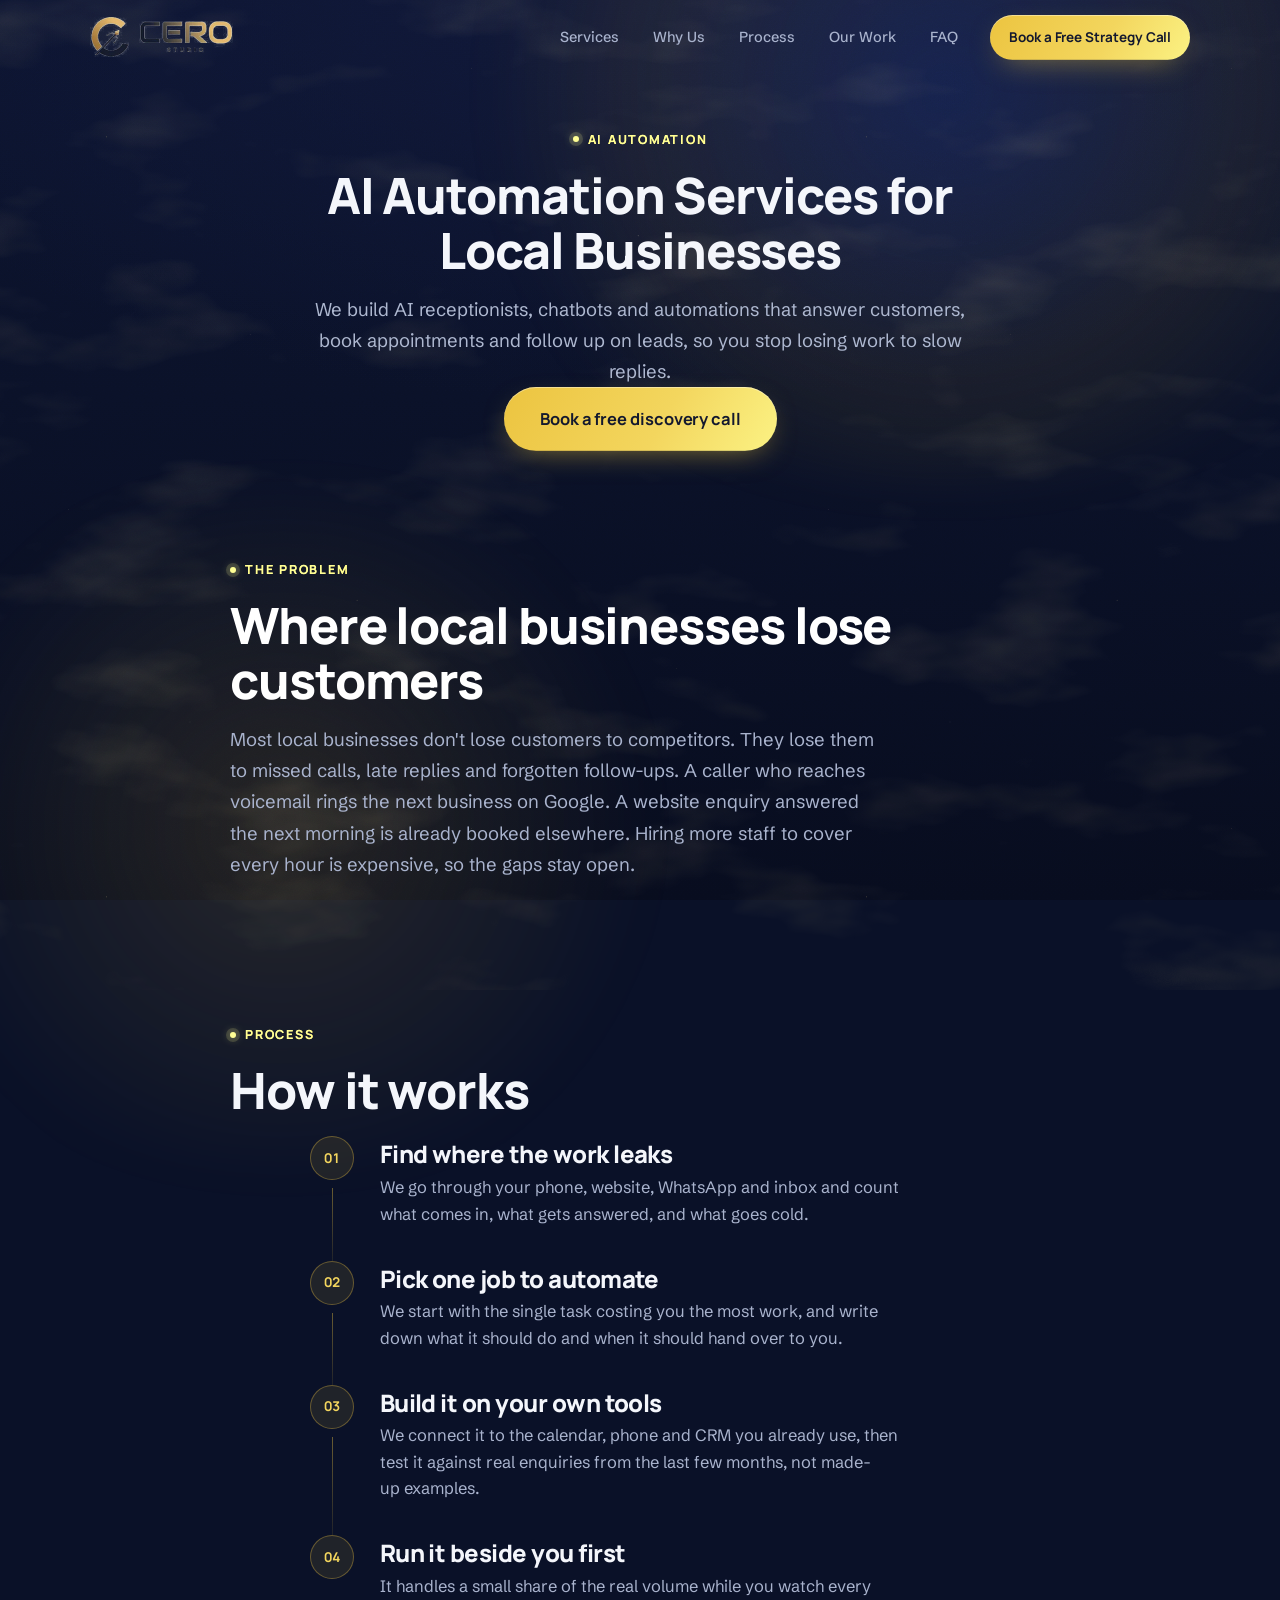
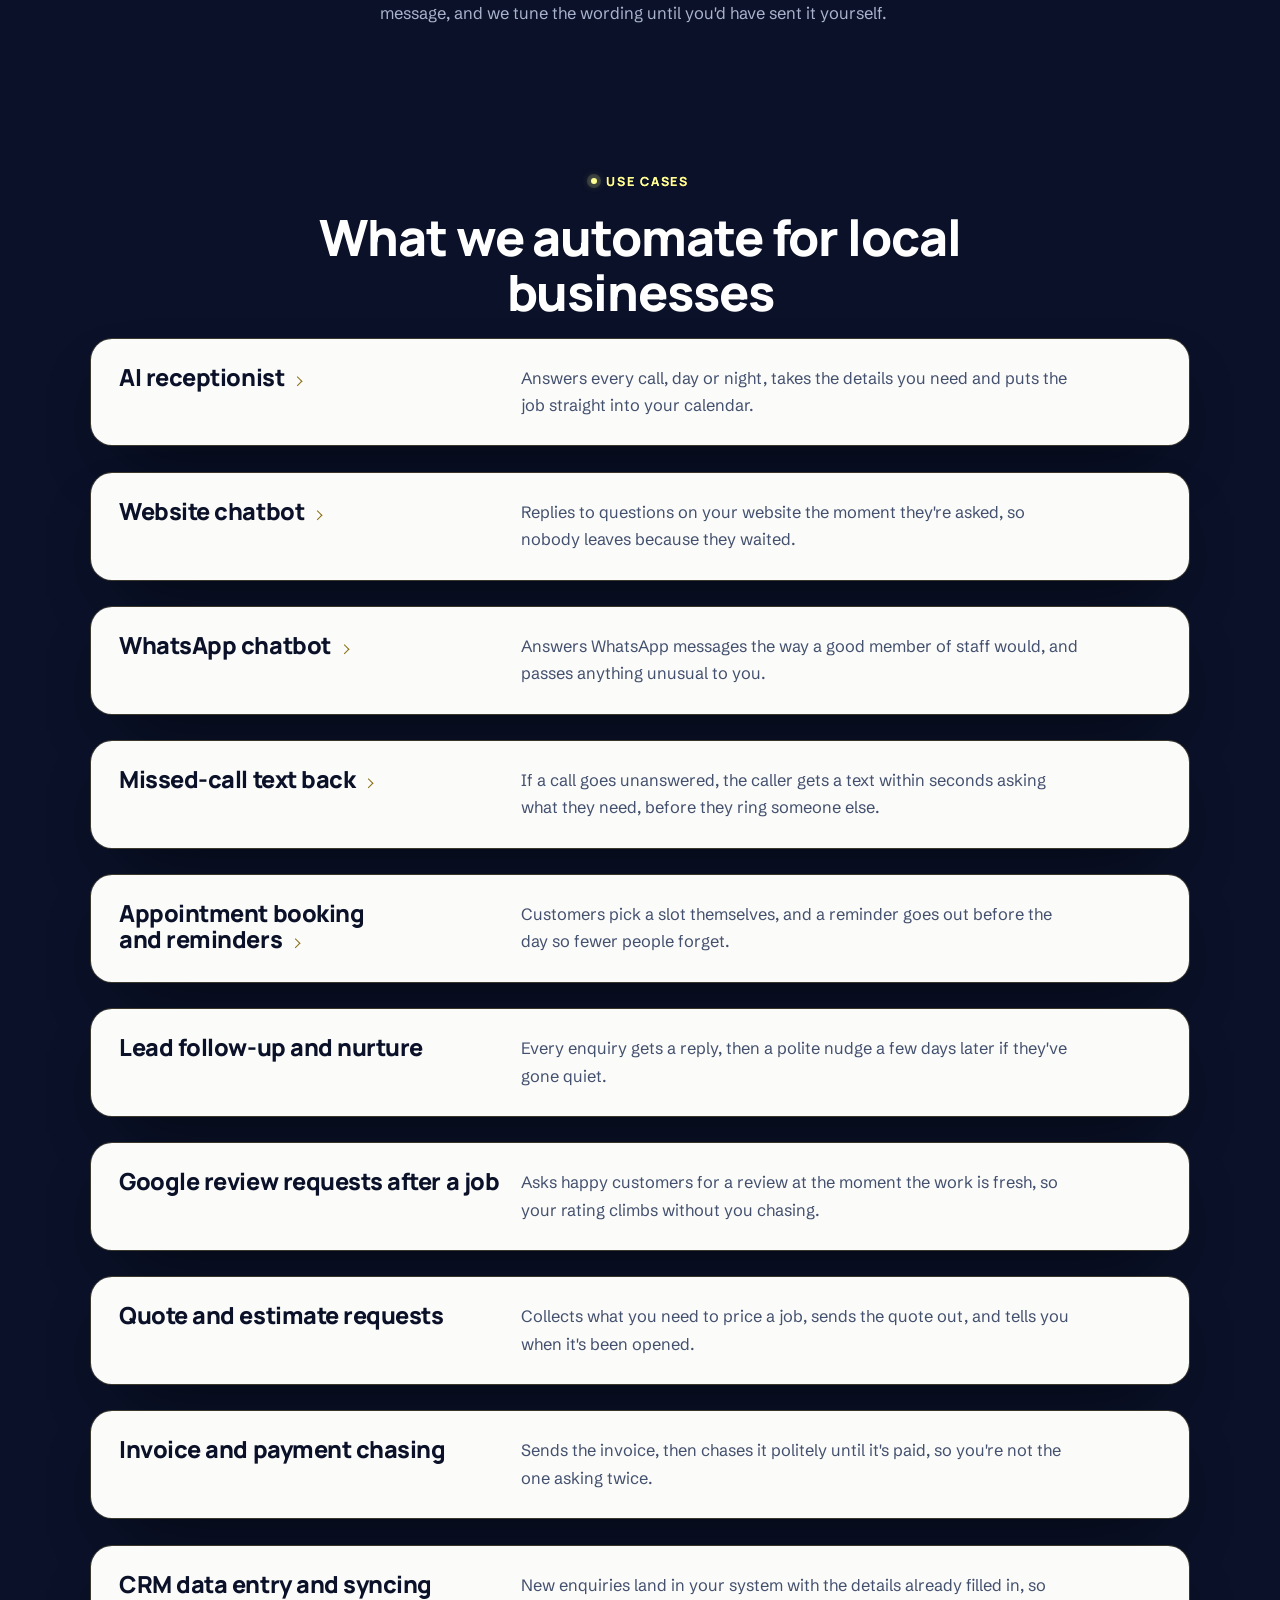
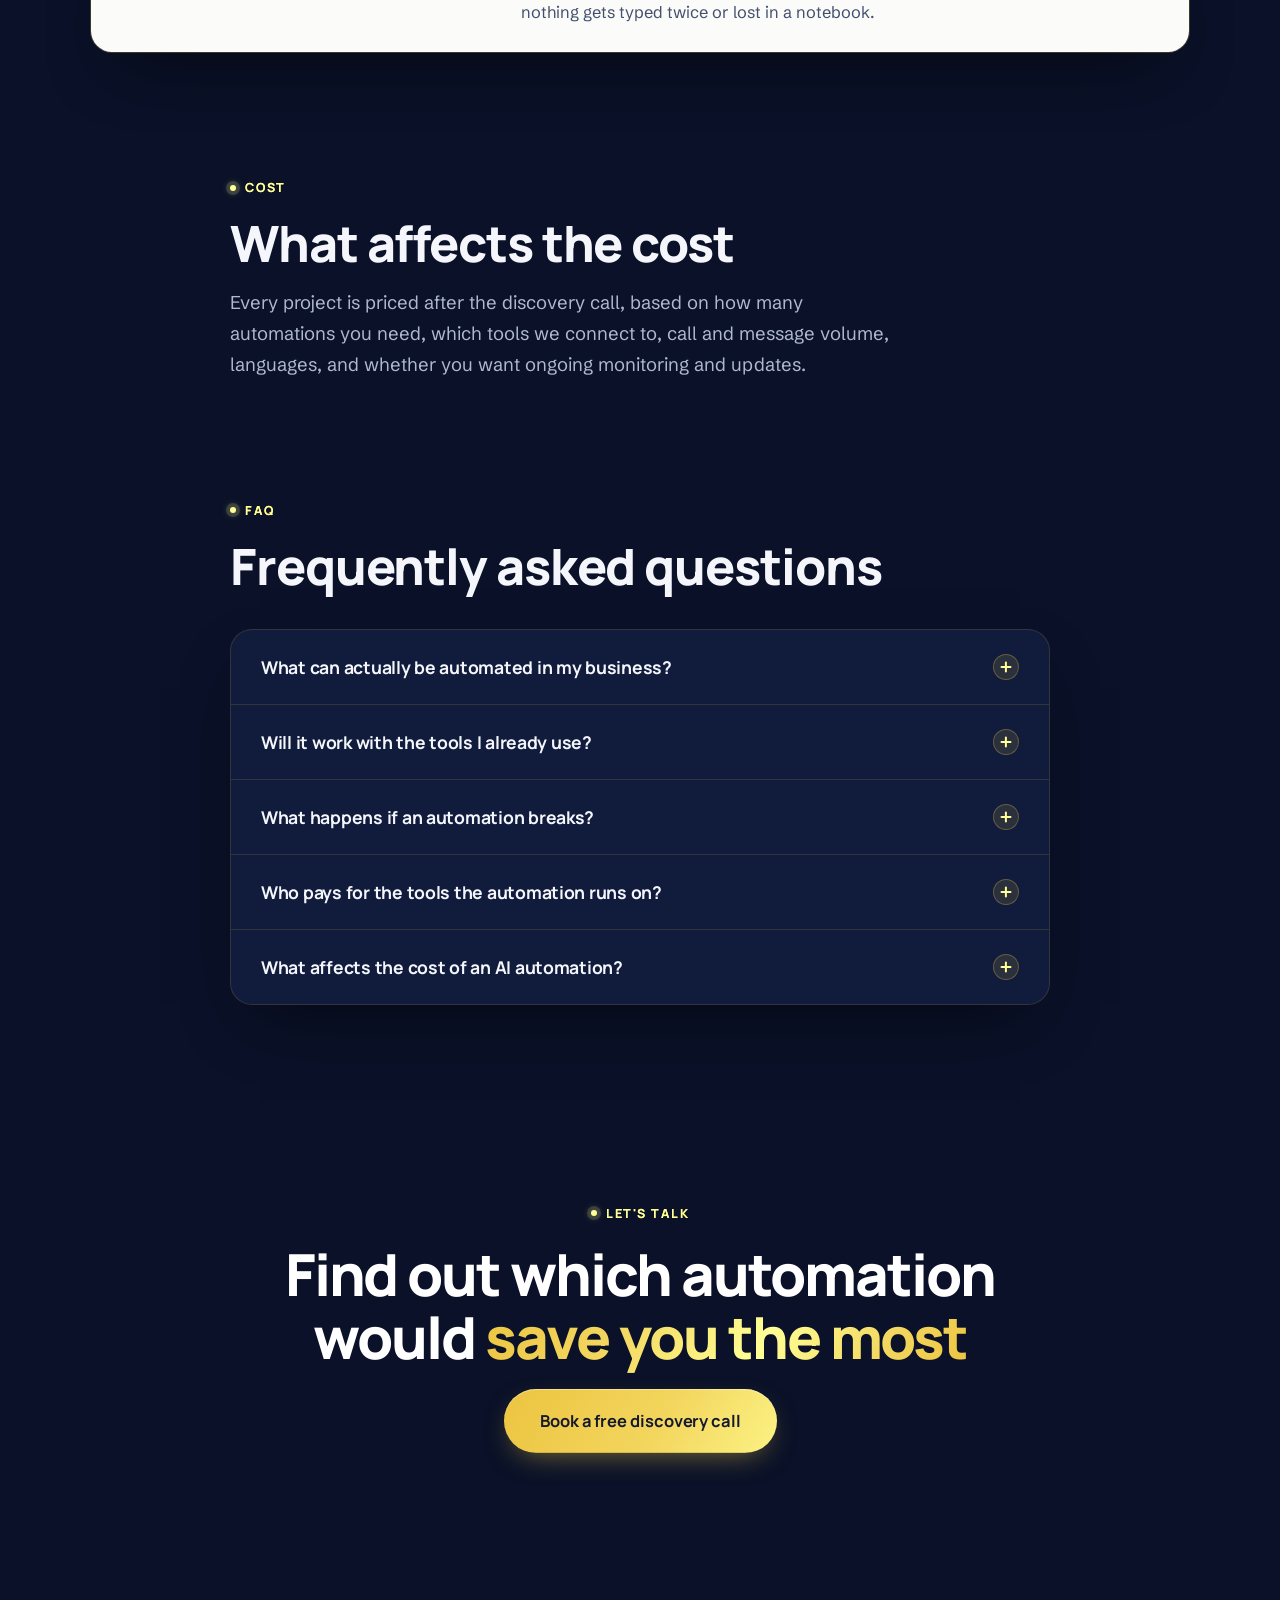
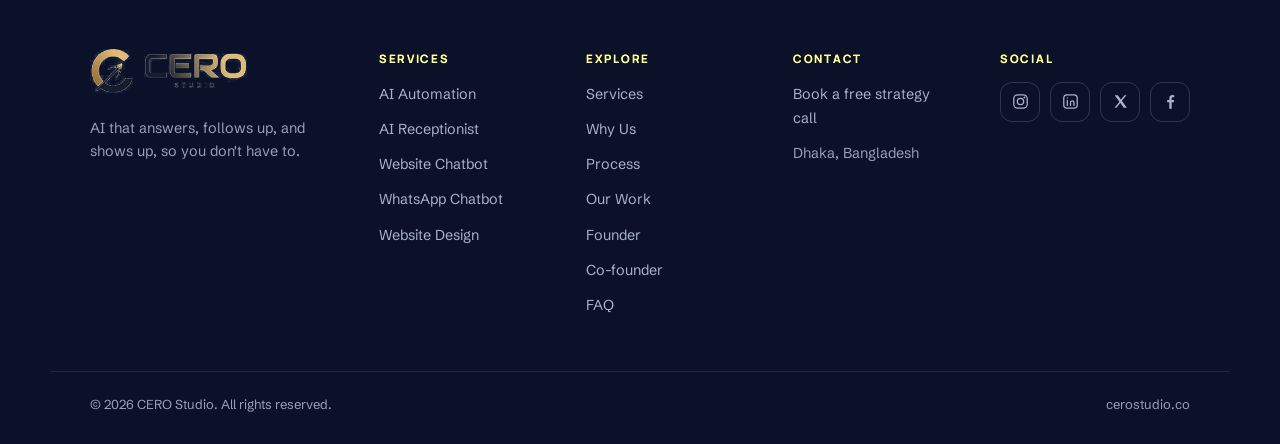
<file: ai-automation.html>
<!DOCTYPE html>
<html lang="en">
<head>
<!-- ═══════════════════════════════════════════════════════════════════════
     SERVICE PAGE TEMPLATE
     ═══════════════════════════════════════════════════════════════════════
     Copy this file to build the next service page. Everything that changes
     per page is marked EDIT; everything else is shared chrome and should be
     kept byte-identical across pages so the header, footer, fonts and colours
     stay in sync.

     Section order is fixed by CLAUDE.md and must not be reordered:
       hero (keyword H1) -> problem -> how it works -> use cases
       -> what affects the cost -> FAQ -> CTA

     Rules that apply to every service page:
       - No prices. Ever. The "what affects the cost" section replaces them.
       - CTA always points at https://cal.com/cerostudio/free-discovery-call
       - Plain buyer language in headings. See SEO-PLAN.md target keywords.

     Checklist for a new page, none of it optional. CLAUDE.md is the
     authority; this copy is here so it travels with the template:
       1. entry in sitemap.xml
       2. link from the matching homepage service card
       3. link in the footer of EVERY html page, not just the new one
       4. line in _redirects: /<slug>.html /<slug> 301
       5. two blocks in _headers, /<slug> and /<slug>.html, both
          Cache-Control: public, max-age=0, must-revalidate

     _headers needs both paths spelled out because Cloudflare allows one
     splat per pattern, so /*.html matches nothing and every file that
     needs a cache policy has to be named.
     ══════════════════════════════════════════════════════════════════════ -->
<meta charset="utf-8" />
<meta name="viewport" content="width=device-width, initial-scale=1, viewport-fit=cover" />

<!-- EDIT: title, description, canonical -->
<title>AI Automation Services for Local Businesses | CERO Studio</title>
<meta name="description" content="AI receptionists, chatbots, booking and follow-up automations that answer customers and win back lost work for local businesses. Book a free discovery call." />
<link rel="canonical" href="https://cerostudio.co/ai-automation" />
<meta name="theme-color" content="#0A1128" />

<!-- Open Graph / social. EDIT url, title, description and image:alt.
     The shared og-image is reused deliberately: no per-page artwork exists,
     and a missing image renders far worse than a generic one. -->
<meta property="og:site_name" content="CERO Studio Co." />
<meta property="og:type" content="website" />
<meta property="og:url" content="https://cerostudio.co/ai-automation" />
<meta property="og:title" content="AI Automation Services for Local Businesses | CERO Studio" />
<meta property="og:description" content="AI receptionists, chatbots, booking and follow-up automations that answer customers and win back lost work for local businesses. Book a free discovery call." />
<meta property="og:image" content="https://cerostudio.co/assets/og-image.jpg" />
<meta property="og:image:type" content="image/jpeg" />
<meta property="og:image:width" content="1200" />
<meta property="og:image:height" content="630" />
<meta property="og:image:alt" content="CERO Studio Co. AI automation services for local businesses." />
<meta name="twitter:card" content="summary_large_image" />
<meta name="twitter:title" content="AI Automation Services for Local Businesses | CERO Studio" />
<meta name="twitter:description" content="AI receptionists, chatbots, booking and follow-up automations that answer customers and win back lost work for local businesses. Book a free discovery call." />
<meta name="twitter:image" content="https://cerostudio.co/assets/og-image.jpg" />

<!-- Shared chrome from here down: do not edit per page. -->
<link rel="icon" href="assets/favicon-16.png" sizes="16x16" type="image/png" />
<link rel="icon" href="assets/favicon-32.png" sizes="32x32" type="image/png" />
<link rel="icon" href="assets/favicon-512.png" sizes="512x512" type="image/png" />
<link rel="apple-touch-icon" sizes="180x180" href="assets/apple-touch-icon.png" />

<!-- Fonts are self-hosted, see the @font-face block at the top of styles.css.
     Preloaded because the stylesheet only reveals them once it has parsed, and
     these two are on the critical path for text. crossorigin is required on a
     font preload even same-origin: fonts are fetched in CORS mode, and without
     it the browser downloads the file twice. -->
<link rel="preload" as="font" type="font/woff2" crossorigin
      href="assets/fonts/schibsted-grotesk-var-latin.woff2" />
<link rel="preload" as="font" type="font/woff2" crossorigin
      href="assets/fonts/manrope-var-latin.woff2" />

<!-- Reveal gate. Every [data-reveal] element starts invisible and main.js is
     what makes it visible. That means any failure to load or execute main.js,
     a bad deploy, a blocked request, an extension, leaves the page blank except
     for the navbar, which is the one block carrying no data-reveal.

     Two independent safety nets, because main.js cannot rescue itself:
       - the .js class: without scripting the hiding rule never applies at all
       - a 2.5s timer: if main.js has not taken over by then, show everything.
         main.js clears this the moment it boots, so a healthy page still gets
         its scroll reveals. -->
<script>
(function () {
  var d = document.documentElement;
  d.className += ' js';
  window.__revealFailsafe = setTimeout(function () {
    d.className += ' reveal-fallback';
  }, 2500);
})();
</script>
<noscript><style>[data-reveal]{opacity:1 !important;transform:none !important}</style></noscript>

<link rel="stylesheet" href="styles.min.css?v=1789838559" />

<!-- ─── Structured data ──────────────────────────────────────────────────
     Three blocks, all EDIT per page:
       Service       what this page sells, hung off the homepage Organization
       FAQPage       must mirror the on-page FAQ word for word
       BreadcrumbList Home > this page
     The provider @id points at the Organization defined on the homepage
     rather than redeclaring it, so the whole site describes one company. -->
<script type="application/ld+json">
{
  "@context": "https://schema.org",
  "@type": "Service",
  "@id": "https://cerostudio.co/ai-automation#service",
  "name": "AI Automation Services for Local Businesses",
  "serviceType": "AI automation",
  "description": "AI receptionists, chatbots, booking and follow-up automations that answer customers and win back lost work for local businesses.",
  "url": "https://cerostudio.co/ai-automation",
  "provider": {
    "@id": "https://cerostudio.co/#organization"
  },
  "areaServed": [
    {
      "@type": "Country",
      "name": "United Kingdom"
    },
    {
      "@type": "Country",
      "name": "United States"
    },
    {
      "@type": "Country",
      "name": "Canada"
    }
  ],
  "audience": {
    "@type": "Audience",
    "audienceType": "Local businesses"
  },
  "hasOfferCatalog": {
    "@type": "OfferCatalog",
    "name": "What we automate for local businesses",
    "itemListElement": [
      {
        "@type": "Offer",
        "itemOffered": {
          "@type": "Service",
          "name": "AI receptionist"
        }
      },
      {
        "@type": "Offer",
        "itemOffered": {
          "@type": "Service",
          "name": "Website chatbot"
        }
      },
      {
        "@type": "Offer",
        "itemOffered": {
          "@type": "Service",
          "name": "WhatsApp chatbot"
        }
      },
      {
        "@type": "Offer",
        "itemOffered": {
          "@type": "Service",
          "name": "Missed-call text back"
        }
      },
      {
        "@type": "Offer",
        "itemOffered": {
          "@type": "Service",
          "name": "Appointment booking and reminders"
        }
      },
      {
        "@type": "Offer",
        "itemOffered": {
          "@type": "Service",
          "name": "Lead follow-up and nurture"
        }
      },
      {
        "@type": "Offer",
        "itemOffered": {
          "@type": "Service",
          "name": "Google review requests after a job"
        }
      },
      {
        "@type": "Offer",
        "itemOffered": {
          "@type": "Service",
          "name": "Quote and estimate requests"
        }
      },
      {
        "@type": "Offer",
        "itemOffered": {
          "@type": "Service",
          "name": "Invoice and payment chasing"
        }
      },
      {
        "@type": "Offer",
        "itemOffered": {
          "@type": "Service",
          "name": "CRM data entry and syncing"
        }
      }
    ]
  }
}
</script>
<script type="application/ld+json">
{
  "@context": "https://schema.org",
  "@type": "FAQPage",
  "@id": "https://cerostudio.co/ai-automation#faq",
  "isPartOf": {
    "@id": "https://cerostudio.co/#organization"
  },
  "mainEntity": [
    {
      "@type": "Question",
      "name": "What can actually be automated in my business?",
      "acceptedAnswer": {
        "@type": "Answer",
        "text": "The parts that repeat and follow a pattern: answering calls and messages, booking jobs in, chasing quotes and invoices, asking for reviews, and keeping your records up to date. A good test is whether you could write the steps down for a new member of staff. Anything that genuinely needs your judgement stays with you."
      }
    },
    {
      "@type": "Question",
      "name": "Will it work with the tools I already use?",
      "acceptedAnswer": {
        "@type": "Answer",
        "text": "Usually yes. We connect to most calendars, CRMs, phone systems, WhatsApp Business and website platforms, and we check yours on the discovery call rather than after you have committed. If something genuinely will not connect, we tell you then."
      }
    },
    {
      "@type": "Question",
      "name": "What happens if an automation breaks?",
      "acceptedAnswer": {
        "@type": "Answer",
        "text": "We watch the automations we run for you, so in most cases we spot a problem before you do. Nothing disappears silently either way: if something can't be handled, it falls back to a person. An unanswered call still rings your phone, a message the chatbot can't answer still lands in your inbox, and a failed step gets flagged to us rather than quietly skipped."
      }
    },
    {
      "@type": "Question",
      "name": "Who pays for the tools the automation runs on?",
      "acceptedAnswer": {
        "@type": "Answer",
        "text": "Either you or us - you choose at the start. If you set the tool accounts up yourself, they bill you directly each month and everything built in them stays in your accounts. If we set them up on our side, you pay us one monthly amount that covers those subscriptions instead. We go through both options on the discovery call so you know what you're choosing before anything gets built."
      }
    },
    {
      "@type": "Question",
      "name": "What affects the cost of an AI automation?",
      "acceptedAnswer": {
        "@type": "Answer",
        "text": "The size of the job more than anything else. One automation connected to one tool is a much smaller piece of work than several running together across phone, website and WhatsApp, in more than one language, with us monitoring them afterwards. We give you a figure after the discovery call, once we know which of those you need."
      }
    }
  ]
}
</script>
<script type="application/ld+json">
{
  "@context": "https://schema.org",
  "@type": "BreadcrumbList",
  "@id": "https://cerostudio.co/ai-automation#breadcrumb",
  "itemListElement": [
    { "@type": "ListItem", "position": 1, "name": "Home", "item": "https://cerostudio.co/" },
    { "@type": "ListItem", "position": 2, "name": "AI Automation", "item": "https://cerostudio.co/ai-automation" }
  ]
}
</script>
</head>
<body>

<a class="skip-link" href="#main">Skip to content</a>

<!-- Same single fixed ground as the homepage. See the "Page background" note in
     README. Nothing on this page paints its own background either. -->
<div class="page-bg" aria-hidden="true">
  <div class="page-bg__glow page-bg__glow--a" data-parallax="0.05"></div>
  <div class="page-bg__glow page-bg__glow--b"></div>
  <div class="page-bg__veins"></div>
  <div class="page-bg__sparkle"></div>
  <div class="page-bg__grain"></div>
</div>

<!-- ═══════════════════ NAVBAR ═══════════════════
     Shared chrome. Every in-page anchor is prefixed with / because this is a
     separate document: a bare #services would scroll to nothing here. No link
     carries .is-active, since service pages are not in the primary nav. -->
<header class="nav" id="nav">
  <div class="nav__inner container">
    <a class="logo" href="/" aria-label="CERO Studio home">
      <img class="logo__img" src="assets/logo-navbar.webp" width="286" height="80"
           alt="CERO Studio" fetchpriority="high" />
    </a>

    <nav class="nav__links" id="navLinks" aria-label="Primary">
      <a href="/#services" class="nav__link">Services</a>
      <a href="/#why-us" class="nav__link">Why Us</a>
      <a href="/#process" class="nav__link">Process</a>
      <a href="/portfolio" class="nav__link">Our Work</a>
      <a href="/#faq" class="nav__link">FAQ</a>
      <a href="https://cal.com/cerostudio/free-discovery-call" class="btn btn--gold btn--sm nav__cta" target="_blank" rel="noopener noreferrer">Book a Free Strategy Call</a>
    </nav>

    <button class="nav__toggle" id="navToggle" aria-label="Open menu" aria-expanded="false" aria-controls="navLinks">
      <span></span><span></span><span></span>
    </button>
  </div>
</header>

<main id="main">

<!-- ═══════════════════ 1. HERO ═══════════════════
     EDIT: eyebrow, H1, sub. The H1 is the page's keyword target and is the
     only H1 on the page. Button text and href never change. -->
<section class="section section--alt section--pagehead">
  <div class="container">
    <header class="sec-head sec-head--center">
      <p class="eyebrow eyebrow--dark" data-reveal><span class="eyebrow__dot" aria-hidden="true"></span>AI Automation</p>
      <h1 class="sec-title" data-reveal style="--rd:80ms">AI Automation Services for Local Businesses</h1>
      <p class="sec-sub" data-reveal style="--rd:140ms">
        We build AI receptionists, chatbots and automations that answer customers, book
        appointments and follow up on leads, so you stop losing work to slow replies.
      </p>
      <div class="cta__actions" data-reveal style="--rd:200ms">
        <a href="https://cal.com/cerostudio/free-discovery-call?notes=Interested%20in%3A%20AI%20automation" class="btn btn--gold btn--lg" target="_blank" rel="noopener noreferrer">
          Book a free discovery call
        </a>
      </div>
    </header>
  </div>
</section>

<!-- ═══════════════════ 2. PROBLEM ═══════════════════
     EDIT: H2 and the paragraph. Name the loss in the reader's own terms
     before offering anything. No product talk in this section. -->
<section class="section section--dark">
  <div class="container container--narrow">
    <header class="sec-head">
      <p class="eyebrow" data-reveal><span class="eyebrow__dot" aria-hidden="true"></span>The problem</p>
      <h2 class="sec-title" data-reveal style="--rd:80ms">Where local businesses lose customers</h2>
      <p class="sec-sub" data-reveal style="--rd:140ms">
        Most local businesses don't lose customers to competitors. They lose them to missed
        calls, late replies and forgotten follow-ups. A caller who reaches voicemail rings the
        next business on Google. A website enquiry answered the next morning is already booked
        elsewhere. Hiring more staff to cover every hour is expensive, so the gaps stay open.
      </p>
    </header>
  </div>
</section>

<!-- ═══════════════════ 3. HOW IT WORKS ═══════════════════
     EDIT: the four steps. Reuses the homepage .steps timeline, so a step is
     always a numbered marker plus a title and one sentence. Add or remove
     <li> freely; the connecting rule is drawn by CSS, not markup. -->
<section class="section section--alt">
  <div class="container container--narrow">
    <header class="sec-head sec-head--tight">
      <p class="eyebrow eyebrow--dark" data-reveal><span class="eyebrow__dot" aria-hidden="true"></span>Process</p>
      <h2 class="sec-title" data-reveal style="--rd:80ms">How it works</h2>
    </header>

    <ol class="steps">
      <li class="steps__item" data-reveal style="--rd:80ms">
        <span class="steps__num" aria-hidden="true">01</span>
        <div class="steps__body">
          <h3 class="steps__title">Find where the work leaks</h3>
          <p class="steps__text">We go through your phone, website, WhatsApp and inbox and count what comes in, what gets answered, and what goes cold.</p>
        </div>
      </li>
      <li class="steps__item" data-reveal style="--rd:180ms">
        <span class="steps__num" aria-hidden="true">02</span>
        <div class="steps__body">
          <h3 class="steps__title">Pick one job to automate</h3>
          <p class="steps__text">We start with the single task costing you the most work, and write down what it should do and when it should hand over to you.</p>
        </div>
      </li>
      <li class="steps__item" data-reveal style="--rd:280ms">
        <span class="steps__num" aria-hidden="true">03</span>
        <div class="steps__body">
          <h3 class="steps__title">Build it on your own tools</h3>
          <p class="steps__text">We connect it to the calendar, phone and CRM you already use, then test it against real enquiries from the last few months, not made-up examples.</p>
        </div>
      </li>
      <li class="steps__item" data-reveal style="--rd:380ms">
        <span class="steps__num" aria-hidden="true">04</span>
        <div class="steps__body">
          <h3 class="steps__title">Run it beside you first</h3>
          <p class="steps__text">It handles a small share of the real volume while you watch every message, and we tune the wording until you'd have sent it yourself.</p>
        </div>
      </li>
    </ol>
  </div>
</section>

<!-- ═══════════════════ 4. USE CASES ═══════════════════
     EDIT: the list items. Reuses the homepage service-card shell (.svc-row)
     with the banner omitted, so each entry is a light card carrying a title
     and one line. No artwork is needed, which is why service pages can ship
     without commissioning images. -->
<section class="section section--dark">
  <div class="container">
    <header class="sec-head sec-head--center sec-head--tight">
      <p class="eyebrow" data-reveal><span class="eyebrow__dot" aria-hidden="true"></span>Use cases</p>
      <h2 class="sec-title" data-reveal style="--rd:80ms">What we automate for local businesses</h2>
    </header>

    <ul class="svc-rows svc-rows--compact">
      <li class="svc-row" data-reveal>
        <div class="svc-row__body">
          <div class="svc-row__head">
            <h3 class="svc-row__title"><a href="/ai-receptionist">AI receptionist</a></h3>
          </div>
          <div class="svc-row__detail">
            <p class="svc-row__text">Answers every call, day or night, takes the details you need and puts the job straight into your calendar.</p>
          </div>
        </div>
      </li>
      <li class="svc-row" data-reveal style="--rd:45ms">
        <div class="svc-row__body">
          <div class="svc-row__head">
            <h3 class="svc-row__title"><a href="/website-chatbot">Website chatbot</a></h3>
          </div>
          <div class="svc-row__detail">
            <p class="svc-row__text">Replies to questions on your website the moment they're asked, so nobody leaves because they waited.</p>
          </div>
        </div>
      </li>
      <li class="svc-row" data-reveal style="--rd:90ms">
        <div class="svc-row__body">
          <div class="svc-row__head">
            <h3 class="svc-row__title"><a href="/whatsapp-chatbot">WhatsApp chatbot</a></h3>
          </div>
          <div class="svc-row__detail">
            <p class="svc-row__text">Answers WhatsApp messages the way a good member of staff would, and passes anything unusual to you.</p>
          </div>
        </div>
      </li>
      <li class="svc-row" data-reveal style="--rd:135ms">
        <div class="svc-row__body">
          <div class="svc-row__head">
            <h3 class="svc-row__title"><a href="/ai-receptionist#missed-call-text-back">Missed-call text back</a></h3>
          </div>
          <div class="svc-row__detail">
            <p class="svc-row__text">If a call goes unanswered, the caller gets a text within seconds asking what they need, before they ring someone else.</p>
          </div>
        </div>
      </li>
      <li class="svc-row" data-reveal style="--rd:180ms">
        <div class="svc-row__body">
          <div class="svc-row__head">
            <h3 class="svc-row__title"><a href="/ai-receptionist#appointment-booking">Appointment booking and reminders</a></h3>
          </div>
          <div class="svc-row__detail">
            <p class="svc-row__text">Customers pick a slot themselves, and a reminder goes out before the day so fewer people forget.</p>
          </div>
        </div>
      </li>
      <li class="svc-row" data-reveal style="--rd:225ms">
        <div class="svc-row__body">
          <div class="svc-row__head">
            <h3 class="svc-row__title">Lead follow-up and nurture</h3>
          </div>
          <div class="svc-row__detail">
            <p class="svc-row__text">Every enquiry gets a reply, then a polite nudge a few days later if they've gone quiet.</p>
          </div>
        </div>
      </li>
      <li class="svc-row" data-reveal style="--rd:270ms">
        <div class="svc-row__body">
          <div class="svc-row__head">
            <h3 class="svc-row__title">Google review requests after a job</h3>
          </div>
          <div class="svc-row__detail">
            <p class="svc-row__text">Asks happy customers for a review at the moment the work is fresh, so your rating climbs without you chasing.</p>
          </div>
        </div>
      </li>
      <li class="svc-row" data-reveal style="--rd:315ms">
        <div class="svc-row__body">
          <div class="svc-row__head">
            <h3 class="svc-row__title">Quote and estimate requests</h3>
          </div>
          <div class="svc-row__detail">
            <p class="svc-row__text">Collects what you need to price a job, sends the quote out, and tells you when it's been opened.</p>
          </div>
        </div>
      </li>
      <li class="svc-row" data-reveal style="--rd:360ms">
        <div class="svc-row__body">
          <div class="svc-row__head">
            <h3 class="svc-row__title">Invoice and payment chasing</h3>
          </div>
          <div class="svc-row__detail">
            <p class="svc-row__text">Sends the invoice, then chases it politely until it's paid, so you're not the one asking twice.</p>
          </div>
        </div>
      </li>
      <li class="svc-row" data-reveal style="--rd:405ms">
        <div class="svc-row__body">
          <div class="svc-row__head">
            <h3 class="svc-row__title">CRM data entry and syncing</h3>
          </div>
          <div class="svc-row__detail">
            <p class="svc-row__text">New enquiries land in your system with the details already filled in, so nothing gets typed twice or lost in a notebook.</p>
          </div>
        </div>
      </li>
    </ul>
  </div>
</section>

<!-- ═══════════════════ 5. WHAT AFFECTS THE COST ═══════════════════
     EDIT: the paragraph only. This section exists so the page can answer the
     price question without publishing a number. Never add a figure, a range,
     a "from" price or a currency symbol here. -->
<section class="section section--alt section--tight">
  <div class="container container--narrow">
    <header class="sec-head">
      <p class="eyebrow eyebrow--dark" data-reveal><span class="eyebrow__dot" aria-hidden="true"></span>Cost</p>
      <h2 class="sec-title" data-reveal style="--rd:80ms">What affects the cost</h2>
      <p class="sec-sub" data-reveal style="--rd:140ms">
        Every project is priced after the discovery call, based on how many automations you
        need, which tools we connect to, call and message volume, languages, and whether you
        want ongoing monitoring and updates.
      </p>
    </header>
  </div>
</section>

<!-- ═══════════════════ 6. FAQ ═══════════════════
     EDIT: the questions and answers. Same accordion as the homepage, driven
     by initFaq() in main.js purely from these class names, so no JS changes
     are needed for a new page.

     The answers are real HTML, not injected by script: the panel starts with
     the `hidden` attribute and main.js only toggles it. Keep it that way, and
     keep this copy identical to the FAQPage block in the head, or the
     structured data stops matching what the visitor sees.

     Ids must be unique within the page: q1/a1, q2/a2 and so on. -->
<section class="section section--alt section--faq" id="faq">
  <div class="container container--narrow">
    <header class="sec-head">
      <p class="eyebrow eyebrow--dark" data-reveal><span class="eyebrow__dot" aria-hidden="true"></span>FAQ</p>
      <h2 class="sec-title" data-reveal style="--rd:80ms">Frequently asked questions</h2>
    </header>

    <div class="faq" id="faqList">

      <div class="faq__item" data-reveal>
        <h3>
          <button class="faq__q" type="button" aria-expanded="false" aria-controls="a1" id="q1">
            <span>What can actually be automated in my business?</span>
            <span class="faq__icon" aria-hidden="true"></span>
          </button>
        </h3>
        <div class="faq__a" id="a1" role="region" aria-labelledby="q1" hidden>
          <div class="faq__a-inner">
            <p>The parts that repeat and follow a pattern: answering calls and messages, booking jobs in, chasing quotes and invoices, asking for reviews, and keeping your records up to date. A good test is whether you could write the steps down for a new member of staff. Anything that genuinely needs your judgement stays with you.</p>
          </div>
        </div>
      </div>

      <div class="faq__item" data-reveal style="--rd:60ms">
        <h3>
          <button class="faq__q" type="button" aria-expanded="false" aria-controls="a2" id="q2">
            <span>Will it work with the tools I already use?</span>
            <span class="faq__icon" aria-hidden="true"></span>
          </button>
        </h3>
        <div class="faq__a" id="a2" role="region" aria-labelledby="q2" hidden>
          <div class="faq__a-inner">
            <p>Usually yes. We connect to most calendars, CRMs, phone systems, WhatsApp Business and website platforms, and we check yours on the discovery call rather than after you have committed. If something genuinely will not connect, we tell you then.</p>
          </div>
        </div>
      </div>

      <div class="faq__item" data-reveal style="--rd:120ms">
        <h3>
          <button class="faq__q" type="button" aria-expanded="false" aria-controls="a3" id="q3">
            <span>What happens if an automation breaks?</span>
            <span class="faq__icon" aria-hidden="true"></span>
          </button>
        </h3>
        <div class="faq__a" id="a3" role="region" aria-labelledby="q3" hidden>
          <div class="faq__a-inner">
            <p>We watch the automations we run for you, so in most cases we spot a problem before you do. Nothing disappears silently either way: if something can't be handled, it falls back to a person. An unanswered call still rings your phone, a message the chatbot can't answer still lands in your inbox, and a failed step gets flagged to us rather than quietly skipped.</p>
          </div>
        </div>
      </div>

      <div class="faq__item" data-reveal style="--rd:180ms">
        <h3>
          <button class="faq__q" type="button" aria-expanded="false" aria-controls="a4" id="q4">
            <span>Who pays for the tools the automation runs on?</span>
            <span class="faq__icon" aria-hidden="true"></span>
          </button>
        </h3>
        <div class="faq__a" id="a4" role="region" aria-labelledby="q4" hidden>
          <div class="faq__a-inner">
            <p>Either you or us - you choose at the start. If you set the tool accounts up yourself, they bill you directly each month and everything built in them stays in your accounts. If we set them up on our side, you pay us one monthly amount that covers those subscriptions instead. We go through both options on the discovery call so you know what you're choosing before anything gets built.</p>
          </div>
        </div>
      </div>

      <div class="faq__item" data-reveal style="--rd:240ms">
        <h3>
          <button class="faq__q" type="button" aria-expanded="false" aria-controls="a5" id="q5">
            <span>What affects the cost of an AI automation?</span>
            <span class="faq__icon" aria-hidden="true"></span>
          </button>
        </h3>
        <div class="faq__a" id="a5" role="region" aria-labelledby="q5" hidden>
          <div class="faq__a-inner">
            <p>The size of the job more than anything else. One automation connected to one tool is a much smaller piece of work than several running together across phone, website and WhatsApp, in more than one language, with us monitoring them afterwards. We give you a figure after the discovery call, once we know which of those you need.</p>
          </div>
        </div>
      </div>

    </div>
  </div>
</section>

<!-- ═══════════════════ 7. FINAL CTA ═══════════════════
     EDIT: the H2 only. The link and its label are fixed across the site. -->
<section class="cta section--dark" id="contact">
  <div class="container container--narrow cta__inner">
    <p class="eyebrow" data-reveal><span class="eyebrow__dot" aria-hidden="true"></span>Let's talk</p>
    <h2 class="cta__title" data-reveal style="--rd:80ms">
      Find out which automation would<br class="br-md" />
      <span class="gold-text">save you the most</span>
    </h2>
    <div class="cta__actions" data-reveal style="--rd:160ms">
      <a href="https://cal.com/cerostudio/free-discovery-call?notes=Interested%20in%3A%20AI%20automation" class="btn btn--gold btn--lg" target="_blank" rel="noopener noreferrer">
        Book a free discovery call
      </a>
    </div>
  </div>
</section>

</main>

<!-- ═══════════════════ FOOTER ═══════════════════
     Shared chrome, repeated verbatim in every HTML file. Changing a link here
     means changing it in all of them; see the stack notes in SEO-PLAN.md. -->
<footer class="footer section--dark">
  <div class="container footer__inner">
    <div class="footer__brand">
      <a class="logo logo--footer" href="/" aria-label="CERO Studio home">
        <img class="logo__img" src="assets/logo-navbar.webp" width="286" height="80"
             alt="CERO Studio" loading="lazy" fetchpriority="low" />
      </a>
      <p class="footer__tag">AI that answers, follows up, and shows up, so you don't have to.</p>
    </div>

    <!-- Services column. One line per service page; add the next one here
         and in the same block on every other HTML file. See CLAUDE.md. -->
    <nav class="footer__nav" aria-label="Services">
      <p class="footer__h">Services</p>
      <a href="/ai-automation">AI Automation</a>
      <a href="/ai-receptionist">AI Receptionist</a>
      <a href="/website-chatbot">Website Chatbot</a>
      <a href="/whatsapp-chatbot">WhatsApp Chatbot</a>
      <a href="/website-design">Website Design</a>
    </nav>

    <nav class="footer__nav" aria-label="Footer">
      <p class="footer__h">Explore</p>
      <a href="/#services">Services</a>
      <a href="/#why-us">Why Us</a>
      <a href="/#process">Process</a>
      <a href="/portfolio">Our Work</a>
      <a href="/founder">Founder</a>
      <a href="/co-founder">Co-founder</a>
      <a href="/#faq">FAQ</a>
    </nav>

    <div class="footer__nav">
      <p class="footer__h">Contact</p>
      <a href="https://cal.com/cerostudio/free-discovery-call" target="_blank" rel="noopener noreferrer">Book a free strategy call</a>
      <span class="footer__meta">Dhaka, Bangladesh</span>
    </div>

    <div class="footer__nav">
      <p class="footer__h">Social</p>
      <div class="footer__social">
        <a href="https://www.instagram.com/cerostudioco/" aria-label="CERO Studio on Instagram" rel="me noopener noreferrer" target="_blank"><svg viewBox="0 0 24 24" aria-hidden="true"><rect x="3.5" y="3.5" width="17" height="17" rx="5" fill="none" stroke="currentColor" stroke-width="1.6"/><circle cx="12" cy="12" r="4" fill="none" stroke="currentColor" stroke-width="1.6"/><circle cx="17" cy="7" r="1.2" fill="currentColor"/></svg></a>
        <a href="https://www.linkedin.com/company/cero-studio-co/" aria-label="CERO Studio on LinkedIn" rel="me noopener noreferrer" target="_blank"><svg viewBox="0 0 24 24" aria-hidden="true"><rect x="3.5" y="3.5" width="17" height="17" rx="4" fill="none" stroke="currentColor" stroke-width="1.6"/><path d="M8 10.5V17M8 7.4v.1M12 17v-3.6a2.2 2.2 0 0 1 4.4 0V17" fill="none" stroke="currentColor" stroke-width="1.6" stroke-linecap="round"/></svg></a>
        <a href="https://x.com/CeroStudio40" aria-label="CERO Studio on X" rel="me noopener noreferrer" target="_blank"><svg viewBox="0 0 24 24" aria-hidden="true"><path d="M4.6 4h3.9l4 5.6L17.2 4h2.4l-5.9 7.2L20 20h-3.9l-4.3-6-5 6H4.4l6.3-7.6Z" fill="currentColor"/></svg></a>
        <a href="https://www.facebook.com/cerostudioco" aria-label="CERO Studio on Facebook" rel="me noopener noreferrer" target="_blank"><svg viewBox="0 0 24 24" aria-hidden="true"><path d="M13.5 21v-8h2.7l.4-3h-3.1V8.1c0-.87.24-1.46 1.49-1.46H16.7V3.96A20 20 0 0 0 14.38 3.84c-2.3 0-3.88 1.4-3.88 3.98V10H7.8v3h2.7v8Z" fill="currentColor"/></svg></a>
      </div>
    </div>
  </div>

  <div class="container footer__bottom">
    <p>© <span id="year">2026</span> CERO Studio. All rights reserved.</p>
    <p>cerostudio.co</p>
  </div>
</footer>

<script src="main.min.js?v=1789838559" defer></script>
</body>
</html>
</file>
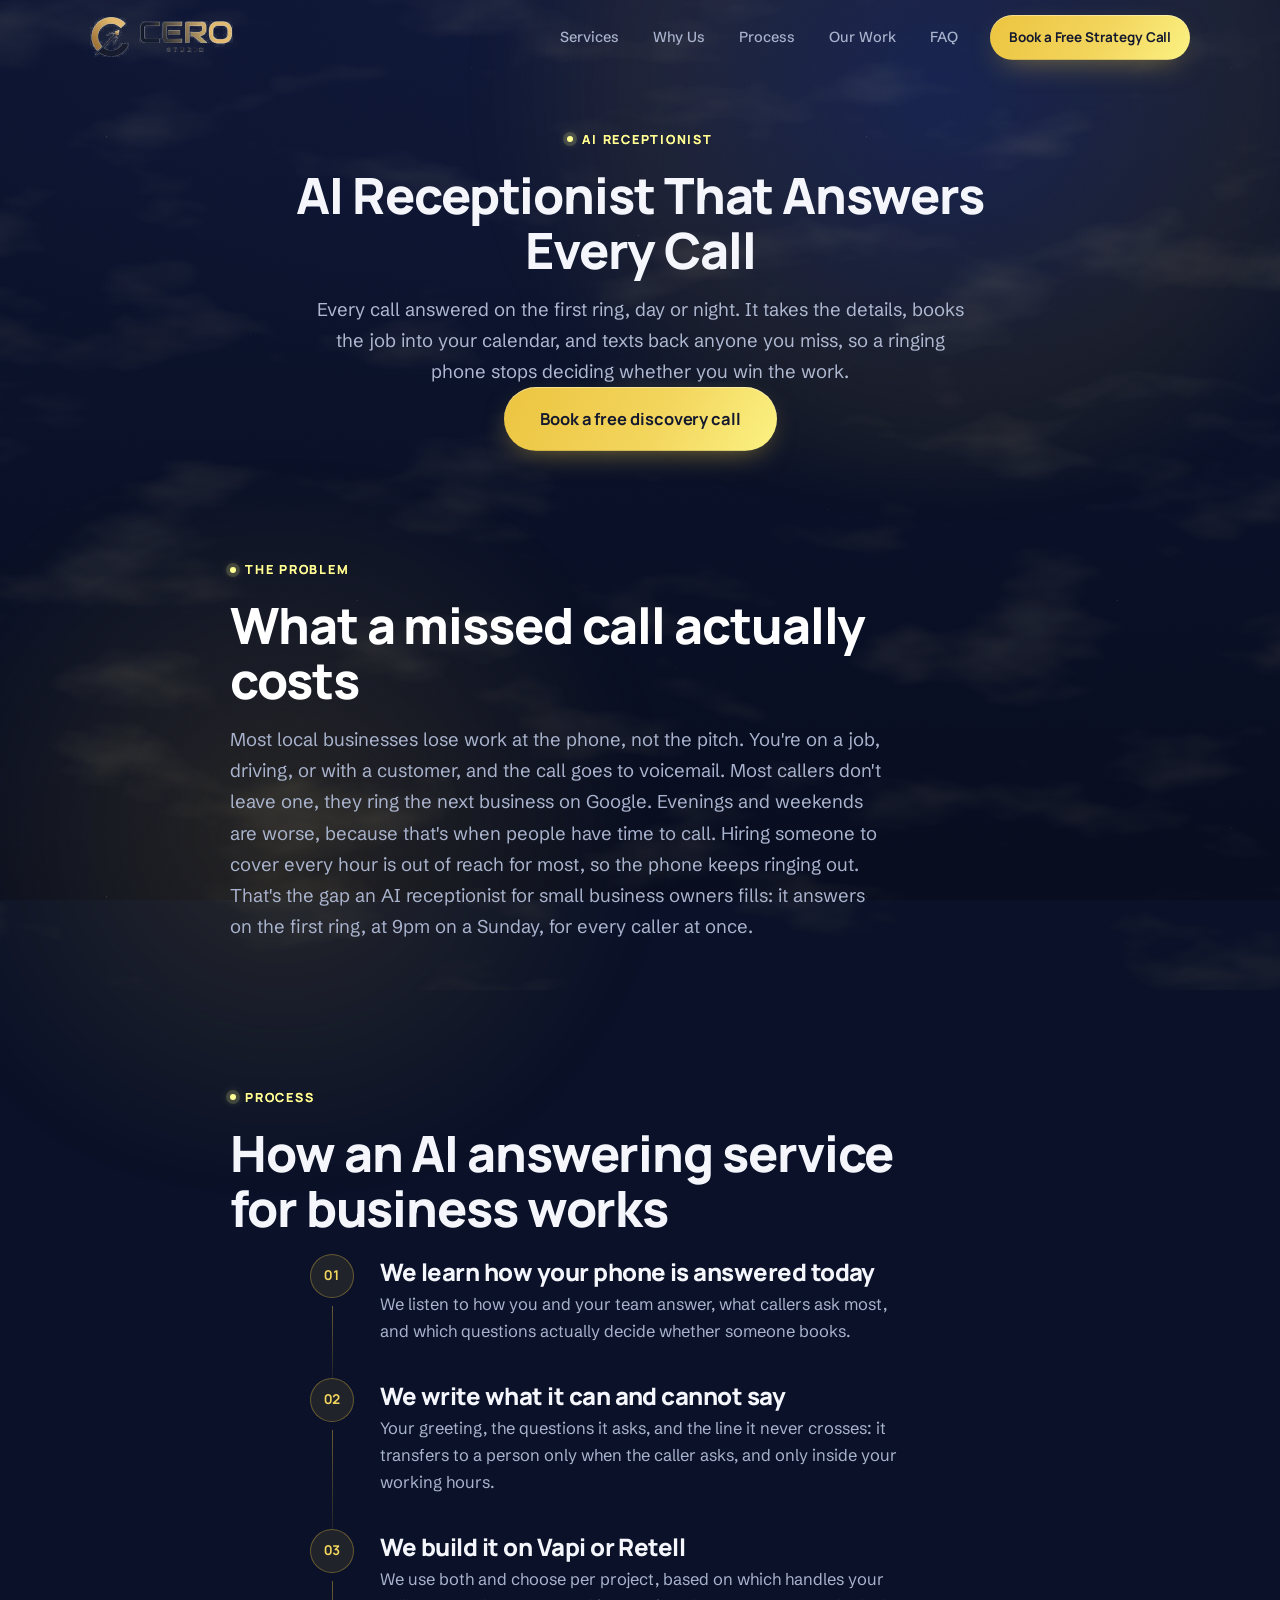
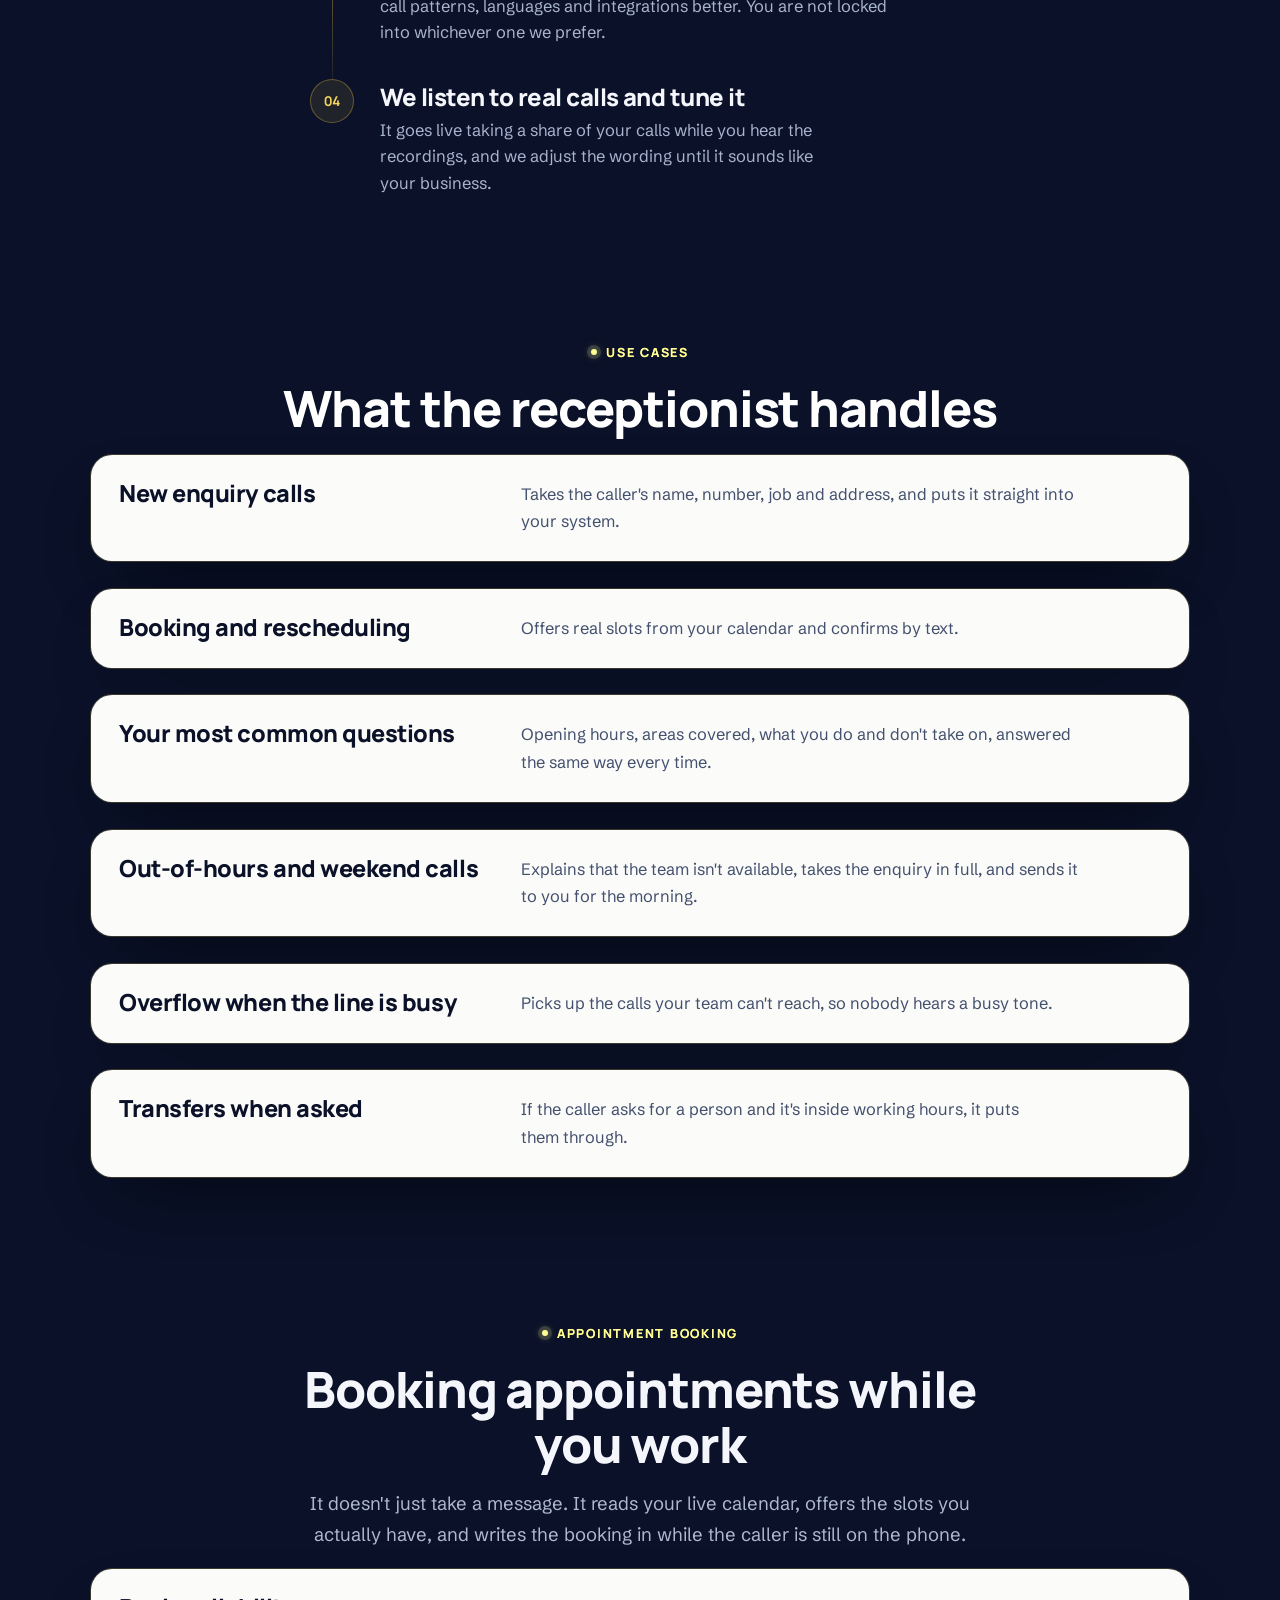
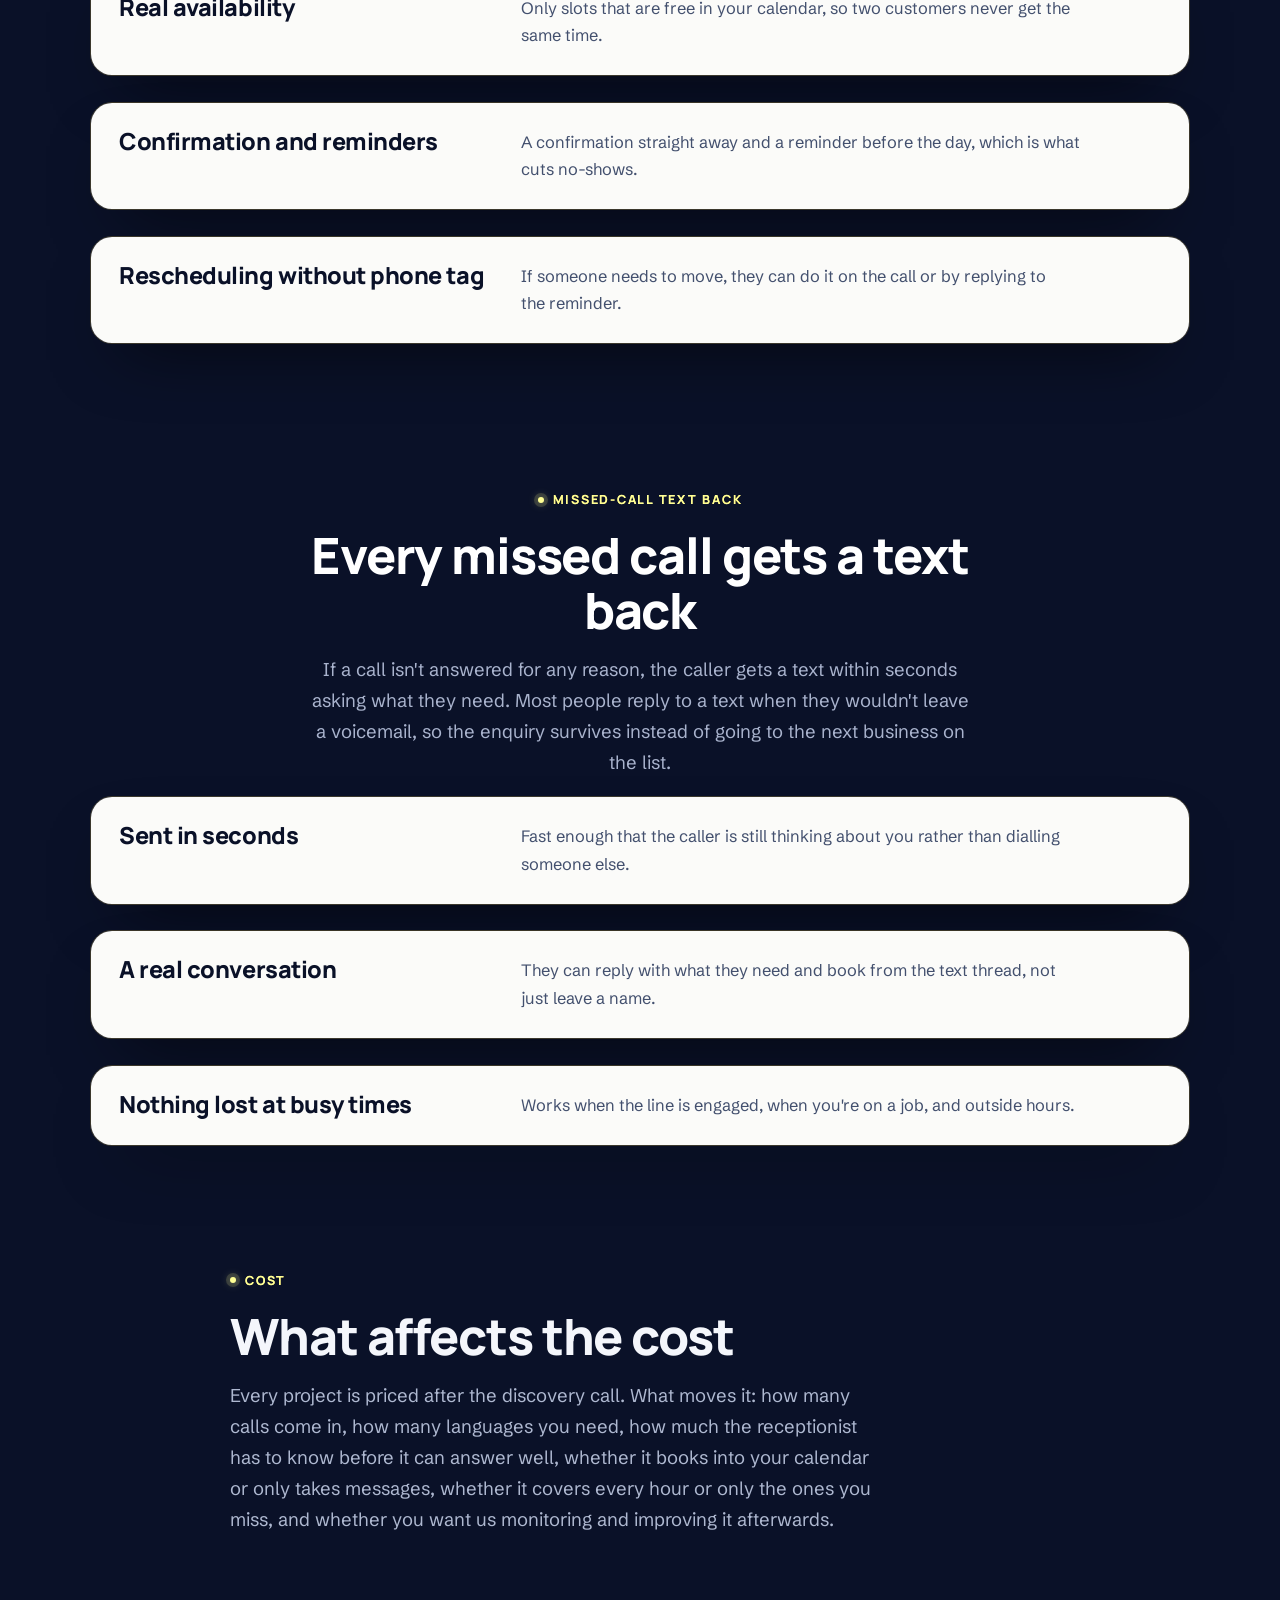
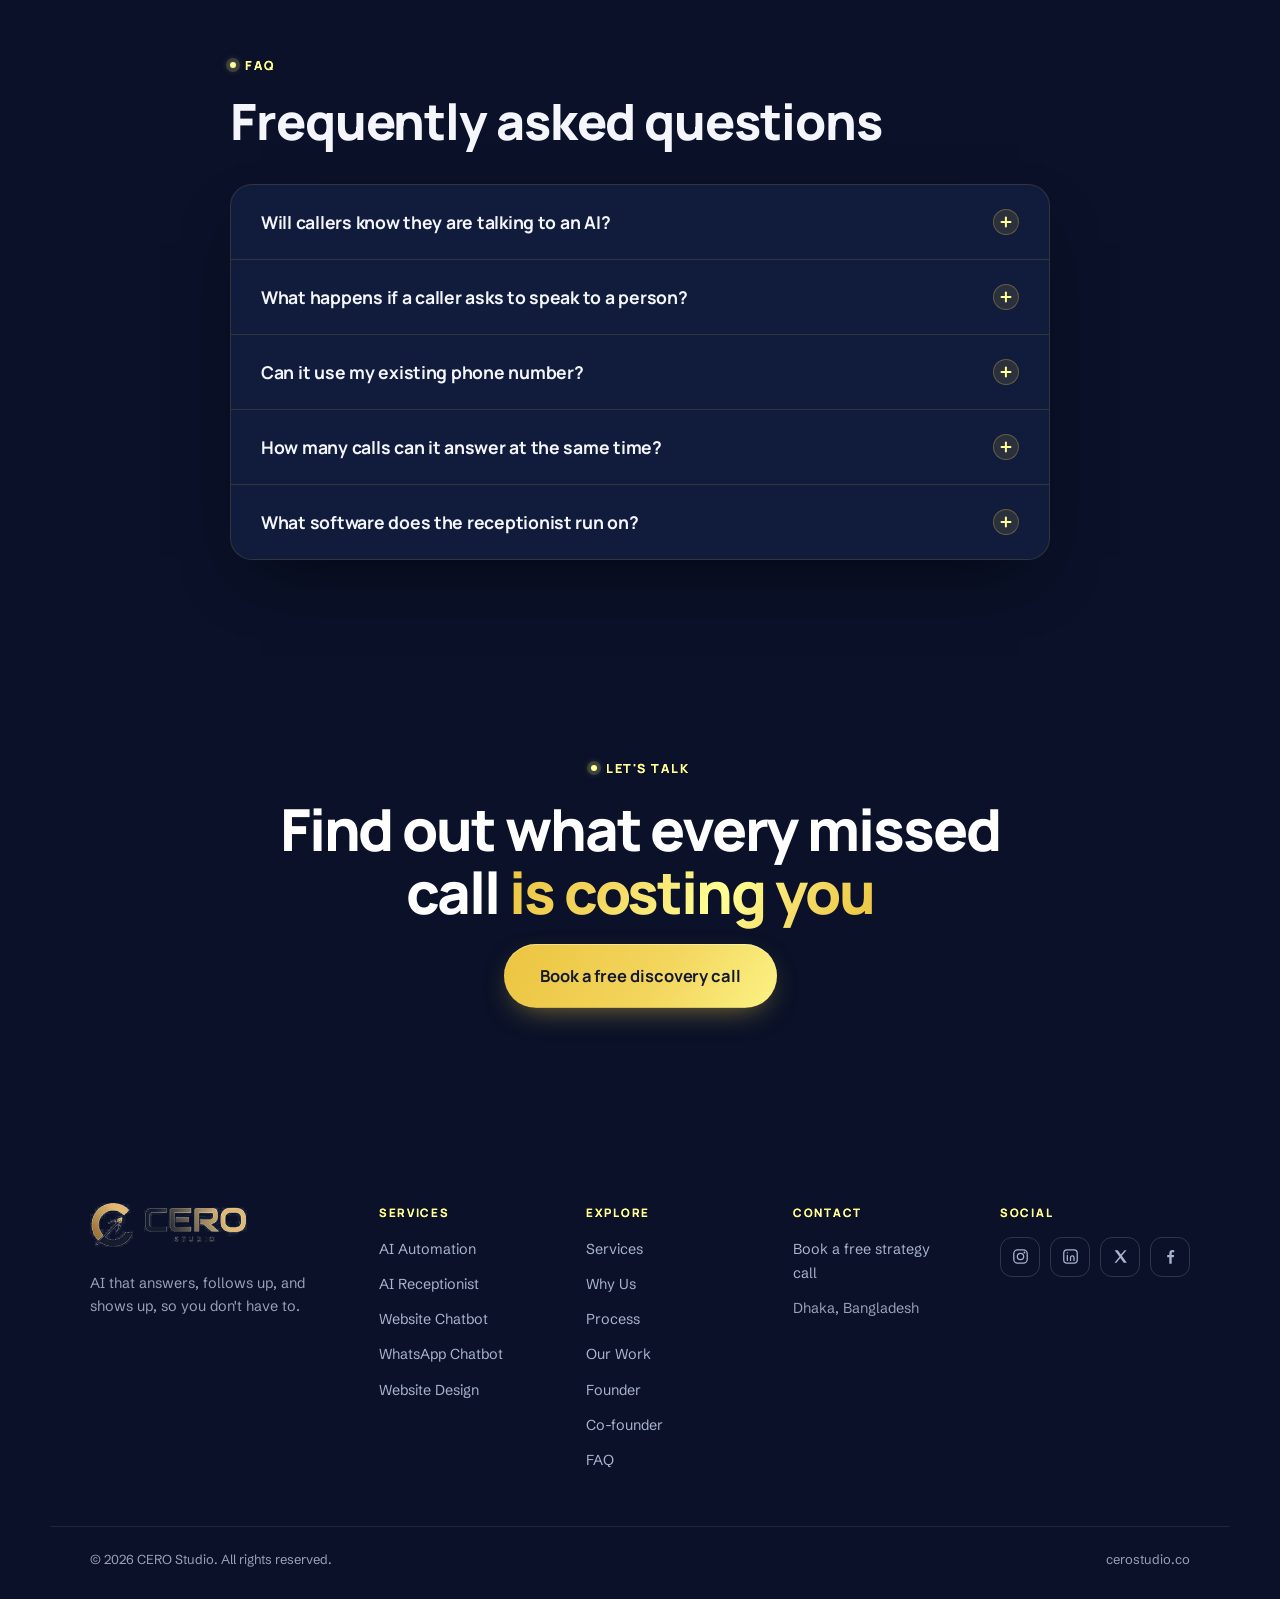
<file: ai-receptionist.html>
<!DOCTYPE html>
<html lang="en">
<head>
<!-- ═══════════════════════════════════════════════════════════════════════
     /ai-receptionist
     ═══════════════════════════════════════════════════════════════════════
     Built from ai-automation.html, which is the template. This is not the
     template; copy that file, not this one.

     Two sections sit outside the fixed order in CLAUDE.md, both approved:
     appointment booking and missed-call text back. The separate
     /appointment-booking-automation page was cut and folded in here, see
     SEO-PLAN.md. Use-case cards on /ai-automation link straight to the two
     ids, so #appointment-booking and #missed-call-text-back must not be
     renamed without fixing those links too.

     Keyword targets from SEO-PLAN.md: the H1 takes "ai receptionist", the
     how-it-works H2 takes "ai answering service for business", and
     "ai receptionist for small business" sits in the problem copy.
     "AI voice agent" is body text in the FAQ only, never a heading.

     The FAQ and the FAQPage block in the head were generated together from
     one source and must stay identical word for word.

     Three facts that must not drift: we build on Vapi or Retell and choose
     per project; the AI transfers to a person only if the caller asks and
     only inside working hours; outside hours it explains and takes the
     enquiry instead.
     ══════════════════════════════════════════════════════════════════════ -->
<meta charset="utf-8" />
<meta name="viewport" content="width=device-width, initial-scale=1, viewport-fit=cover" />

<!-- EDIT: title, description, canonical -->
<title>AI Answering Service &amp; AI Receptionist | CERO Studio</title>
<meta name="description" content="An AI receptionist that answers every call, books appointments and texts back the ones you miss. Works evenings, weekends and breaks. Book a free discovery call." />
<link rel="canonical" href="https://cerostudio.co/ai-receptionist" />
<meta name="theme-color" content="#0A1128" />

<!-- Open Graph / social. EDIT url, title, description and image:alt.
     The shared og-image is reused deliberately: no per-page artwork exists,
     and a missing image renders far worse than a generic one. -->
<meta property="og:site_name" content="CERO Studio Co." />
<meta property="og:type" content="website" />
<meta property="og:url" content="https://cerostudio.co/ai-receptionist" />
<meta property="og:title" content="AI Answering Service &amp; AI Receptionist | CERO Studio" />
<meta property="og:description" content="An AI receptionist that answers every call, books appointments and texts back the ones you miss. Works evenings, weekends and breaks. Book a free discovery call." />
<meta property="og:image" content="https://cerostudio.co/assets/og-image.jpg" />
<meta property="og:image:type" content="image/jpeg" />
<meta property="og:image:width" content="1200" />
<meta property="og:image:height" content="630" />
<meta property="og:image:alt" content="CERO Studio Co. AI receptionist and answering service for local businesses." />
<meta name="twitter:card" content="summary_large_image" />
<meta name="twitter:title" content="AI Answering Service &amp; AI Receptionist | CERO Studio" />
<meta name="twitter:description" content="An AI receptionist that answers every call, books appointments and texts back the ones you miss. Works evenings, weekends and breaks. Book a free discovery call." />
<meta name="twitter:image" content="https://cerostudio.co/assets/og-image.jpg" />

<!-- Shared chrome from here down: do not edit per page. -->
<link rel="icon" href="assets/favicon-16.png" sizes="16x16" type="image/png" />
<link rel="icon" href="assets/favicon-32.png" sizes="32x32" type="image/png" />
<link rel="icon" href="assets/favicon-512.png" sizes="512x512" type="image/png" />
<link rel="apple-touch-icon" sizes="180x180" href="assets/apple-touch-icon.png" />

<!-- Fonts are self-hosted, see the @font-face block at the top of styles.css.
     Preloaded because the stylesheet only reveals them once it has parsed, and
     these two are on the critical path for text. crossorigin is required on a
     font preload even same-origin: fonts are fetched in CORS mode, and without
     it the browser downloads the file twice. -->
<link rel="preload" as="font" type="font/woff2" crossorigin
      href="assets/fonts/schibsted-grotesk-var-latin.woff2" />
<link rel="preload" as="font" type="font/woff2" crossorigin
      href="assets/fonts/manrope-var-latin.woff2" />

<!-- Reveal gate. Every [data-reveal] element starts invisible and main.js is
     what makes it visible. That means any failure to load or execute main.js,
     a bad deploy, a blocked request, an extension, leaves the page blank except
     for the navbar, which is the one block carrying no data-reveal.

     Two independent safety nets, because main.js cannot rescue itself:
       - the .js class: without scripting the hiding rule never applies at all
       - a 2.5s timer: if main.js has not taken over by then, show everything.
         main.js clears this the moment it boots, so a healthy page still gets
         its scroll reveals. -->
<script>
(function () {
  var d = document.documentElement;
  d.className += ' js';
  window.__revealFailsafe = setTimeout(function () {
    d.className += ' reveal-fallback';
  }, 2500);
})();
</script>
<noscript><style>[data-reveal]{opacity:1 !important;transform:none !important}</style></noscript>

<link rel="stylesheet" href="styles.min.css?v=1789838559" />

<!-- ─── Structured data ──────────────────────────────────────────────────
     Three blocks, all EDIT per page:
       Service       what this page sells, hung off the homepage Organization
       FAQPage       must mirror the on-page FAQ word for word
       BreadcrumbList Home > this page
     The provider @id points at the Organization defined on the homepage
     rather than redeclaring it, so the whole site describes one company. -->
<script type="application/ld+json">
{
  "@context": "https://schema.org",
  "@type": "Service",
  "@id": "https://cerostudio.co/ai-receptionist#service",
  "name": "AI Receptionist and AI Answering Service",
  "serviceType": "AI receptionist",
  "description": "An AI receptionist that answers every call, books appointments into your calendar and texts back missed calls, for local businesses.",
  "url": "https://cerostudio.co/ai-receptionist",
  "provider": {
    "@id": "https://cerostudio.co/#organization"
  },
  "areaServed": [
    {
      "@type": "Country",
      "name": "United Kingdom"
    },
    {
      "@type": "Country",
      "name": "United States"
    },
    {
      "@type": "Country",
      "name": "Canada"
    }
  ],
  "audience": {
    "@type": "Audience",
    "audienceType": "Local businesses"
  },
  "hasOfferCatalog": {
    "@type": "OfferCatalog",
    "name": "What the receptionist handles",
    "itemListElement": [
      {
        "@type": "Offer",
        "itemOffered": {
          "@type": "Service",
          "name": "New enquiry calls"
        }
      },
      {
        "@type": "Offer",
        "itemOffered": {
          "@type": "Service",
          "name": "Booking and rescheduling"
        }
      },
      {
        "@type": "Offer",
        "itemOffered": {
          "@type": "Service",
          "name": "Your most common questions"
        }
      },
      {
        "@type": "Offer",
        "itemOffered": {
          "@type": "Service",
          "name": "Out-of-hours and weekend calls"
        }
      },
      {
        "@type": "Offer",
        "itemOffered": {
          "@type": "Service",
          "name": "Overflow when the line is busy"
        }
      },
      {
        "@type": "Offer",
        "itemOffered": {
          "@type": "Service",
          "name": "Transfers when asked"
        }
      }
    ]
  }
}
</script>
<script type="application/ld+json">
{
  "@context": "https://schema.org",
  "@type": "FAQPage",
  "@id": "https://cerostudio.co/ai-receptionist#faq",
  "isPartOf": {
    "@id": "https://cerostudio.co/#organization"
  },
  "mainEntity": [
    {
      "@type": "Question",
      "name": "Will callers know they are talking to an AI?",
      "acceptedAnswer": {
        "@type": "Answer",
        "text": "Most will work it out, and we don't try to hide it. It introduces itself as your virtual receptionist, speaks naturally, and never pretends to be a named member of staff. Callers mind far less than owners expect, as long as it answers quickly and actually helps."
      }
    },
    {
      "@type": "Question",
      "name": "What happens if a caller asks to speak to a person?",
      "acceptedAnswer": {
        "@type": "Answer",
        "text": "During your working hours it transfers them to whoever you nominate. Outside those hours, at weekends and on breaks it doesn't try to put the call through to nobody: it explains politely that the team isn't available, takes the enquiry in full, and passes it to you for when you're back."
      }
    },
    {
      "@type": "Question",
      "name": "Can it use my existing phone number?",
      "acceptedAnswer": {
        "@type": "Answer",
        "text": "Most businesses forward their existing number to the receptionist, so customers keep calling the number they already have. What's possible depends on your phone provider, so we check that on the discovery call before anything is set up."
      }
    },
    {
      "@type": "Question",
      "name": "How many calls can it answer at the same time?",
      "acceptedAnswer": {
        "@type": "Answer",
        "text": "As many as come in. That's the part a human receptionist can't match: five people ringing at nine on Monday all get answered on the first ring, instead of four of them hearing a busy tone."
      }
    },
    {
      "@type": "Question",
      "name": "What software does the receptionist run on?",
      "acceptedAnswer": {
        "@type": "Answer",
        "text": "We build on Vapi or Retell and choose between them per project, based on which one handles your call patterns, languages and integrations better. Both are AI voice agent platforms; we aren't tied to either, so the choice is made on what suits your calls rather than what we happen to prefer."
      }
    }
  ]
}
</script>
<script type="application/ld+json">
{
  "@context": "https://schema.org",
  "@type": "BreadcrumbList",
  "@id": "https://cerostudio.co/ai-receptionist#breadcrumb",
  "itemListElement": [
    {
      "@type": "ListItem",
      "position": 1,
      "name": "Home",
      "item": "https://cerostudio.co/"
    },
    {
      "@type": "ListItem",
      "position": 2,
      "name": "AI Receptionist",
      "item": "https://cerostudio.co/ai-receptionist"
    }
  ]
}
</script>
</head>
<body>

<a class="skip-link" href="#main">Skip to content</a>

<!-- Same single fixed ground as the homepage. See the "Page background" note in
     README. Nothing on this page paints its own background either. -->
<div class="page-bg" aria-hidden="true">
  <div class="page-bg__glow page-bg__glow--a" data-parallax="0.05"></div>
  <div class="page-bg__glow page-bg__glow--b"></div>
  <div class="page-bg__veins"></div>
  <div class="page-bg__sparkle"></div>
  <div class="page-bg__grain"></div>
</div>

<!-- ═══════════════════ NAVBAR ═══════════════════
     Shared chrome. Every in-page anchor is prefixed with / because this is a
     separate document: a bare #services would scroll to nothing here. No link
     carries .is-active, since service pages are not in the primary nav. -->
<header class="nav" id="nav">
  <div class="nav__inner container">
    <a class="logo" href="/" aria-label="CERO Studio home">
      <img class="logo__img" src="assets/logo-navbar.webp" width="286" height="80"
           alt="CERO Studio" fetchpriority="high" />
    </a>

    <nav class="nav__links" id="navLinks" aria-label="Primary">
      <a href="/#services" class="nav__link">Services</a>
      <a href="/#why-us" class="nav__link">Why Us</a>
      <a href="/#process" class="nav__link">Process</a>
      <a href="/portfolio" class="nav__link">Our Work</a>
      <a href="/#faq" class="nav__link">FAQ</a>
      <a href="https://cal.com/cerostudio/free-discovery-call" class="btn btn--gold btn--sm nav__cta" target="_blank" rel="noopener noreferrer">Book a Free Strategy Call</a>
    </nav>

    <button class="nav__toggle" id="navToggle" aria-label="Open menu" aria-expanded="false" aria-controls="navLinks">
      <span></span><span></span><span></span>
    </button>
  </div>
</header>

<main id="main">

<!-- ═══════════════════ 1. HERO ═══════════════════
     EDIT: eyebrow, H1, sub. The H1 is the page's keyword target and is the
     only H1 on the page. Button text and href never change. -->
<section class="section section--alt section--pagehead">
  <div class="container">
    <header class="sec-head sec-head--center">
      <p class="eyebrow eyebrow--dark" data-reveal><span class="eyebrow__dot" aria-hidden="true"></span>AI Receptionist</p>
      <h1 class="sec-title" data-reveal style="--rd:80ms">AI Receptionist That Answers Every Call</h1>
      <p class="sec-sub" data-reveal style="--rd:140ms">
        Every call answered on the first ring, day or night. It takes the details, books the job
        into your calendar, and texts back anyone you miss, so a ringing phone stops deciding
        whether you win the work.
      </p>
      <div class="cta__actions" data-reveal style="--rd:200ms">
        <a href="https://cal.com/cerostudio/free-discovery-call?notes=Interested%20in%3A%20AI%20receptionist" class="btn btn--gold btn--lg" target="_blank" rel="noopener noreferrer">
          Book a free discovery call
        </a>
      </div>
    </header>
  </div>
</section>

<!-- ═══════════════════ 2. PROBLEM ═══════════════════
     EDIT: H2 and the paragraph. Name the loss in the reader's own terms
     before offering anything. No product talk in this section. -->
<section class="section section--dark">
  <div class="container container--narrow">
    <header class="sec-head">
      <p class="eyebrow" data-reveal><span class="eyebrow__dot" aria-hidden="true"></span>The problem</p>
      <h2 class="sec-title" data-reveal style="--rd:80ms">What a missed call actually costs</h2>
      <p class="sec-sub" data-reveal style="--rd:140ms">
        Most local businesses lose work at the phone, not the pitch. You're on a job, driving, or
        with a customer, and the call goes to voicemail. Most callers don't leave one, they ring
        the next business on Google. Evenings and weekends are worse, because that's when people
        have time to call. Hiring someone to cover every hour is out of reach for most, so the
        phone keeps ringing out. That's the gap an AI receptionist for small business owners
        fills: it answers on the first ring, at 9pm on a Sunday, for every caller at once.
      </p>
    </header>
  </div>
</section>

<!-- ═══════════════════ 3. HOW IT WORKS ═══════════════════
     EDIT: the four steps. Reuses the homepage .steps timeline, so a step is
     always a numbered marker plus a title and one sentence. Add or remove
     <li> freely; the connecting rule is drawn by CSS, not markup.

     The H2 carries the "ai answering service for business" target from
     SEO-PLAN.md. "AI voice agent" stays out of every heading on this page
     and appears only in FAQ body copy, which is what that plan specifies. -->
<section class="section section--alt">
  <div class="container container--narrow">
    <header class="sec-head sec-head--tight">
      <p class="eyebrow eyebrow--dark" data-reveal><span class="eyebrow__dot" aria-hidden="true"></span>Process</p>
      <h2 class="sec-title" data-reveal style="--rd:80ms">How an AI answering service for business works</h2>
    </header>

    <ol class="steps">
      <li class="steps__item" data-reveal style="--rd:80ms">
        <span class="steps__num" aria-hidden="true">01</span>
        <div class="steps__body">
          <h3 class="steps__title">We learn how your phone is answered today</h3>
          <p class="steps__text">We listen to how you and your team answer, what callers ask most, and which questions actually decide whether someone books.</p>
        </div>
      </li>
      <li class="steps__item" data-reveal style="--rd:180ms">
        <span class="steps__num" aria-hidden="true">02</span>
        <div class="steps__body">
          <h3 class="steps__title">We write what it can and cannot say</h3>
          <p class="steps__text">Your greeting, the questions it asks, and the line it never crosses: it transfers to a person only when the caller asks, and only inside your working hours.</p>
        </div>
      </li>
      <li class="steps__item" data-reveal style="--rd:280ms">
        <span class="steps__num" aria-hidden="true">03</span>
        <div class="steps__body">
          <h3 class="steps__title">We build it on Vapi or Retell</h3>
          <p class="steps__text">We use both and choose per project, based on which handles your call patterns, languages and integrations better. You are not locked into whichever one we prefer.</p>
        </div>
      </li>
      <li class="steps__item" data-reveal style="--rd:380ms">
        <span class="steps__num" aria-hidden="true">04</span>
        <div class="steps__body">
          <h3 class="steps__title">We listen to real calls and tune it</h3>
          <p class="steps__text">It goes live taking a share of your calls while you hear the recordings, and we adjust the wording until it sounds like your business.</p>
        </div>
      </li>
    </ol>
  </div>
</section>

<!-- ═══════════════════ 4. USE CASES ═══════════════════
     EDIT: the list items. Reuses the homepage service-card shell (.svc-row)
     with the banner omitted, so each entry is a light card carrying a title
     and one line. No artwork is needed, which is why service pages can ship
     without commissioning images. -->
<section class="section section--dark">
  <div class="container">
    <header class="sec-head sec-head--center sec-head--tight">
      <p class="eyebrow" data-reveal><span class="eyebrow__dot" aria-hidden="true"></span>Use cases</p>
      <h2 class="sec-title" data-reveal style="--rd:80ms">What the receptionist handles</h2>
    </header>

    <ul class="svc-rows svc-rows--compact">
      <li class="svc-row" data-reveal>
        <div class="svc-row__body">
          <div class="svc-row__head">
            <h3 class="svc-row__title">New enquiry calls</h3>
          </div>
          <div class="svc-row__detail">
            <p class="svc-row__text">Takes the caller's name, number, job and address, and puts it straight into your system.</p>
          </div>
        </div>
      </li>
      <li class="svc-row" data-reveal style="--rd:45ms">
        <div class="svc-row__body">
          <div class="svc-row__head">
            <h3 class="svc-row__title">Booking and rescheduling</h3>
          </div>
          <div class="svc-row__detail">
            <p class="svc-row__text">Offers real slots from your calendar and confirms by text.</p>
          </div>
        </div>
      </li>
      <li class="svc-row" data-reveal style="--rd:90ms">
        <div class="svc-row__body">
          <div class="svc-row__head">
            <h3 class="svc-row__title">Your most common questions</h3>
          </div>
          <div class="svc-row__detail">
            <p class="svc-row__text">Opening hours, areas covered, what you do and don't take on, answered the same way every time.</p>
          </div>
        </div>
      </li>
      <li class="svc-row" data-reveal style="--rd:135ms">
        <div class="svc-row__body">
          <div class="svc-row__head">
            <h3 class="svc-row__title">Out-of-hours and weekend calls</h3>
          </div>
          <div class="svc-row__detail">
            <p class="svc-row__text">Explains that the team isn't available, takes the enquiry in full, and sends it to you for the morning.</p>
          </div>
        </div>
      </li>
      <li class="svc-row" data-reveal style="--rd:180ms">
        <div class="svc-row__body">
          <div class="svc-row__head">
            <h3 class="svc-row__title">Overflow when the line is busy</h3>
          </div>
          <div class="svc-row__detail">
            <p class="svc-row__text">Picks up the calls your team can't reach, so nobody hears a busy tone.</p>
          </div>
        </div>
      </li>
      <li class="svc-row" data-reveal style="--rd:225ms">
        <div class="svc-row__body">
          <div class="svc-row__head">
            <h3 class="svc-row__title">Transfers when asked</h3>
          </div>
          <div class="svc-row__detail">
            <p class="svc-row__text">If the caller asks for a person and it's inside working hours, it puts them through.</p>
          </div>
        </div>
      </li>
    </ul>
  </div>
</section>

<!-- ═══════════════════ 5. APPOINTMENT BOOKING ═══════════════════
     Not in the template's fixed order. /appointment-booking-automation was
     cut as a page and folded in here (see SEO-PLAN.md), and the use-case card
     on /ai-automation links to this id, so the anchor must not be renamed.
     Sits after use cases and before cost: the reader has just seen what the
     receptionist does and this is the part they want detail on first. -->
<section class="section section--alt" id="appointment-booking">
  <div class="container">
    <header class="sec-head sec-head--center sec-head--tight">
      <p class="eyebrow eyebrow--dark" data-reveal><span class="eyebrow__dot" aria-hidden="true"></span>Appointment booking</p>
      <h2 class="sec-title" data-reveal style="--rd:80ms">Booking appointments while you work</h2>
      <p class="sec-sub" data-reveal style="--rd:140ms">
        It doesn't just take a message. It reads your live calendar, offers the slots you actually
        have, and writes the booking in while the caller is still on the phone.
      </p>
    </header>

    <ul class="svc-rows svc-rows--compact">
      <li class="svc-row" data-reveal>
        <div class="svc-row__body">
          <div class="svc-row__head">
            <h3 class="svc-row__title">Real availability</h3>
          </div>
          <div class="svc-row__detail">
            <p class="svc-row__text">Only slots that are free in your calendar, so two customers never get the same time.</p>
          </div>
        </div>
      </li>
      <li class="svc-row" data-reveal style="--rd:45ms">
        <div class="svc-row__body">
          <div class="svc-row__head">
            <h3 class="svc-row__title">Confirmation and reminders</h3>
          </div>
          <div class="svc-row__detail">
            <p class="svc-row__text">A confirmation straight away and a reminder before the day, which is what cuts no-shows.</p>
          </div>
        </div>
      </li>
      <li class="svc-row" data-reveal style="--rd:90ms">
        <div class="svc-row__body">
          <div class="svc-row__head">
            <h3 class="svc-row__title">Rescheduling without phone tag</h3>
          </div>
          <div class="svc-row__detail">
            <p class="svc-row__text">If someone needs to move, they can do it on the call or by replying to the reminder.</p>
          </div>
        </div>
      </li>
    </ul>
  </div>
</section>

<!-- ═══════════════════ 6. MISSED-CALL TEXT BACK ═══════════════════
     Also outside the fixed order, and also linked by id from a use-case card
     on /ai-automation. Keep the id. -->
<section class="section section--dark" id="missed-call-text-back">
  <div class="container">
    <header class="sec-head sec-head--center sec-head--tight">
      <p class="eyebrow" data-reveal><span class="eyebrow__dot" aria-hidden="true"></span>Missed-call text back</p>
      <h2 class="sec-title" data-reveal style="--rd:80ms">Every missed call gets a text back</h2>
      <p class="sec-sub" data-reveal style="--rd:140ms">
        If a call isn't answered for any reason, the caller gets a text within seconds asking what
        they need. Most people reply to a text when they wouldn't leave a voicemail, so the
        enquiry survives instead of going to the next business on the list.
      </p>
    </header>

    <ul class="svc-rows svc-rows--compact">
      <li class="svc-row" data-reveal>
        <div class="svc-row__body">
          <div class="svc-row__head">
            <h3 class="svc-row__title">Sent in seconds</h3>
          </div>
          <div class="svc-row__detail">
            <p class="svc-row__text">Fast enough that the caller is still thinking about you rather than dialling someone else.</p>
          </div>
        </div>
      </li>
      <li class="svc-row" data-reveal style="--rd:45ms">
        <div class="svc-row__body">
          <div class="svc-row__head">
            <h3 class="svc-row__title">A real conversation</h3>
          </div>
          <div class="svc-row__detail">
            <p class="svc-row__text">They can reply with what they need and book from the text thread, not just leave a name.</p>
          </div>
        </div>
      </li>
      <li class="svc-row" data-reveal style="--rd:90ms">
        <div class="svc-row__body">
          <div class="svc-row__head">
            <h3 class="svc-row__title">Nothing lost at busy times</h3>
          </div>
          <div class="svc-row__detail">
            <p class="svc-row__text">Works when the line is engaged, when you're on a job, and outside hours.</p>
          </div>
        </div>
      </li>
    </ul>
  </div>
</section>

<!-- ═══════════════════ 7. WHAT AFFECTS THE COST ═══════════════════
     EDIT: the paragraph only. This section exists so the page can answer the
     price question without publishing a number. Never add a figure, a range,
     a "from" price or a currency symbol here. -->
<section class="section section--alt section--tight">
  <div class="container container--narrow">
    <header class="sec-head">
      <p class="eyebrow eyebrow--dark" data-reveal><span class="eyebrow__dot" aria-hidden="true"></span>Cost</p>
      <h2 class="sec-title" data-reveal style="--rd:80ms">What affects the cost</h2>
      <p class="sec-sub" data-reveal style="--rd:140ms">
        Every project is priced after the discovery call. What moves it: how many calls come in,
        how many languages you need, how much the receptionist has to know before it can answer
        well, whether it books into your calendar or only takes messages, whether it covers every
        hour or only the ones you miss, and whether you want us monitoring and improving it
        afterwards.
      </p>
    </header>
  </div>
</section>

<!-- ═══════════════════ 8. FAQ ═══════════════════
     EDIT: the questions and answers. Same accordion as the homepage, driven
     by initFaq() in main.js purely from these class names, so no JS changes
     are needed for a new page.

     The answers are real HTML, not injected by script: the panel starts with
     the `hidden` attribute and main.js only toggles it. Keep it that way, and
     keep this copy identical to the FAQPage block in the head, or the
     structured data stops matching what the visitor sees.

     Ids must be unique within the page: q1/a1, q2/a2 and so on. -->
<section class="section section--alt section--faq" id="faq">
  <div class="container container--narrow">
    <header class="sec-head">
      <p class="eyebrow eyebrow--dark" data-reveal><span class="eyebrow__dot" aria-hidden="true"></span>FAQ</p>
      <h2 class="sec-title" data-reveal style="--rd:80ms">Frequently asked questions</h2>
    </header>

    <div class="faq" id="faqList">

      <div class="faq__item" data-reveal>
        <h3>
          <button class="faq__q" type="button" aria-expanded="false" aria-controls="a1" id="q1">
            <span>Will callers know they are talking to an AI?</span>
            <span class="faq__icon" aria-hidden="true"></span>
          </button>
        </h3>
        <div class="faq__a" id="a1" role="region" aria-labelledby="q1" hidden>
          <div class="faq__a-inner">
            <p>Most will work it out, and we don't try to hide it. It introduces itself as your virtual receptionist, speaks naturally, and never pretends to be a named member of staff. Callers mind far less than owners expect, as long as it answers quickly and actually helps.</p>
          </div>
        </div>
      </div>

      <div class="faq__item" data-reveal style="--rd:60ms">
        <h3>
          <button class="faq__q" type="button" aria-expanded="false" aria-controls="a2" id="q2">
            <span>What happens if a caller asks to speak to a person?</span>
            <span class="faq__icon" aria-hidden="true"></span>
          </button>
        </h3>
        <div class="faq__a" id="a2" role="region" aria-labelledby="q2" hidden>
          <div class="faq__a-inner">
            <p>During your working hours it transfers them to whoever you nominate. Outside those hours, at weekends and on breaks it doesn't try to put the call through to nobody: it explains politely that the team isn't available, takes the enquiry in full, and passes it to you for when you're back.</p>
          </div>
        </div>
      </div>

      <div class="faq__item" data-reveal style="--rd:120ms">
        <h3>
          <button class="faq__q" type="button" aria-expanded="false" aria-controls="a3" id="q3">
            <span>Can it use my existing phone number?</span>
            <span class="faq__icon" aria-hidden="true"></span>
          </button>
        </h3>
        <div class="faq__a" id="a3" role="region" aria-labelledby="q3" hidden>
          <div class="faq__a-inner">
            <p>Most businesses forward their existing number to the receptionist, so customers keep calling the number they already have. What's possible depends on your phone provider, so we check that on the discovery call before anything is set up.</p>
          </div>
        </div>
      </div>

      <div class="faq__item" data-reveal style="--rd:180ms">
        <h3>
          <button class="faq__q" type="button" aria-expanded="false" aria-controls="a4" id="q4">
            <span>How many calls can it answer at the same time?</span>
            <span class="faq__icon" aria-hidden="true"></span>
          </button>
        </h3>
        <div class="faq__a" id="a4" role="region" aria-labelledby="q4" hidden>
          <div class="faq__a-inner">
            <p>As many as come in. That's the part a human receptionist can't match: five people ringing at nine on Monday all get answered on the first ring, instead of four of them hearing a busy tone.</p>
          </div>
        </div>
      </div>

      <div class="faq__item" data-reveal style="--rd:240ms">
        <h3>
          <button class="faq__q" type="button" aria-expanded="false" aria-controls="a5" id="q5">
            <span>What software does the receptionist run on?</span>
            <span class="faq__icon" aria-hidden="true"></span>
          </button>
        </h3>
        <div class="faq__a" id="a5" role="region" aria-labelledby="q5" hidden>
          <div class="faq__a-inner">
            <p>We build on Vapi or Retell and choose between them per project, based on which one handles your call patterns, languages and integrations better. Both are AI voice agent platforms; we aren't tied to either, so the choice is made on what suits your calls rather than what we happen to prefer.</p>
          </div>
        </div>
      </div>

    </div>
  </div>
</section>

<!-- ═══════════════════ 9. FINAL CTA ═══════════════════
     EDIT: the H2 only. The link and its label are fixed across the site. -->
<section class="cta section--dark" id="contact">
  <div class="container container--narrow cta__inner">
    <p class="eyebrow" data-reveal><span class="eyebrow__dot" aria-hidden="true"></span>Let's talk</p>
    <h2 class="cta__title" data-reveal style="--rd:80ms">
      Find out what every missed call<br class="br-md" />
      <span class="gold-text">is costing you</span>
    </h2>
    <div class="cta__actions" data-reveal style="--rd:160ms">
      <a href="https://cal.com/cerostudio/free-discovery-call?notes=Interested%20in%3A%20AI%20receptionist" class="btn btn--gold btn--lg" target="_blank" rel="noopener noreferrer">
        Book a free discovery call
      </a>
    </div>
  </div>
</section>

</main>

<!-- ═══════════════════ FOOTER ═══════════════════
     Shared chrome, repeated verbatim in every HTML file. Changing a link here
     means changing it in all of them; see the stack notes in SEO-PLAN.md. -->
<footer class="footer section--dark">
  <div class="container footer__inner">
    <div class="footer__brand">
      <a class="logo logo--footer" href="/" aria-label="CERO Studio home">
        <img class="logo__img" src="assets/logo-navbar.webp" width="286" height="80"
             alt="CERO Studio" loading="lazy" fetchpriority="low" />
      </a>
      <p class="footer__tag">AI that answers, follows up, and shows up, so you don't have to.</p>
    </div>

    <!-- Services column. One line per service page; add the next one here
         and in the same block on every other HTML file. See CLAUDE.md. -->
    <nav class="footer__nav" aria-label="Services">
      <p class="footer__h">Services</p>
      <a href="/ai-automation">AI Automation</a>
      <a href="/ai-receptionist">AI Receptionist</a>
      <a href="/website-chatbot">Website Chatbot</a>
      <a href="/whatsapp-chatbot">WhatsApp Chatbot</a>
      <a href="/website-design">Website Design</a>
    </nav>

    <nav class="footer__nav" aria-label="Footer">
      <p class="footer__h">Explore</p>
      <a href="/#services">Services</a>
      <a href="/#why-us">Why Us</a>
      <a href="/#process">Process</a>
      <a href="/portfolio">Our Work</a>
      <a href="/founder">Founder</a>
      <a href="/co-founder">Co-founder</a>
      <a href="/#faq">FAQ</a>
    </nav>

    <div class="footer__nav">
      <p class="footer__h">Contact</p>
      <a href="https://cal.com/cerostudio/free-discovery-call" target="_blank" rel="noopener noreferrer">Book a free strategy call</a>
      <span class="footer__meta">Dhaka, Bangladesh</span>
    </div>

    <div class="footer__nav">
      <p class="footer__h">Social</p>
      <div class="footer__social">
        <a href="https://www.instagram.com/cerostudioco/" aria-label="CERO Studio on Instagram" rel="me noopener noreferrer" target="_blank"><svg viewBox="0 0 24 24" aria-hidden="true"><rect x="3.5" y="3.5" width="17" height="17" rx="5" fill="none" stroke="currentColor" stroke-width="1.6"/><circle cx="12" cy="12" r="4" fill="none" stroke="currentColor" stroke-width="1.6"/><circle cx="17" cy="7" r="1.2" fill="currentColor"/></svg></a>
        <a href="https://www.linkedin.com/company/cero-studio-co/" aria-label="CERO Studio on LinkedIn" rel="me noopener noreferrer" target="_blank"><svg viewBox="0 0 24 24" aria-hidden="true"><rect x="3.5" y="3.5" width="17" height="17" rx="4" fill="none" stroke="currentColor" stroke-width="1.6"/><path d="M8 10.5V17M8 7.4v.1M12 17v-3.6a2.2 2.2 0 0 1 4.4 0V17" fill="none" stroke="currentColor" stroke-width="1.6" stroke-linecap="round"/></svg></a>
        <a href="https://x.com/CeroStudio40" aria-label="CERO Studio on X" rel="me noopener noreferrer" target="_blank"><svg viewBox="0 0 24 24" aria-hidden="true"><path d="M4.6 4h3.9l4 5.6L17.2 4h2.4l-5.9 7.2L20 20h-3.9l-4.3-6-5 6H4.4l6.3-7.6Z" fill="currentColor"/></svg></a>
        <a href="https://www.facebook.com/cerostudioco" aria-label="CERO Studio on Facebook" rel="me noopener noreferrer" target="_blank"><svg viewBox="0 0 24 24" aria-hidden="true"><path d="M13.5 21v-8h2.7l.4-3h-3.1V8.1c0-.87.24-1.46 1.49-1.46H16.7V3.96A20 20 0 0 0 14.38 3.84c-2.3 0-3.88 1.4-3.88 3.98V10H7.8v3h2.7v8Z" fill="currentColor"/></svg></a>
      </div>
    </div>
  </div>

  <div class="container footer__bottom">
    <p>© <span id="year">2026</span> CERO Studio. All rights reserved.</p>
    <p>cerostudio.co</p>
  </div>
</footer>

<script src="main.min.js?v=1789838559" defer></script>
</body>
</html>
</file>
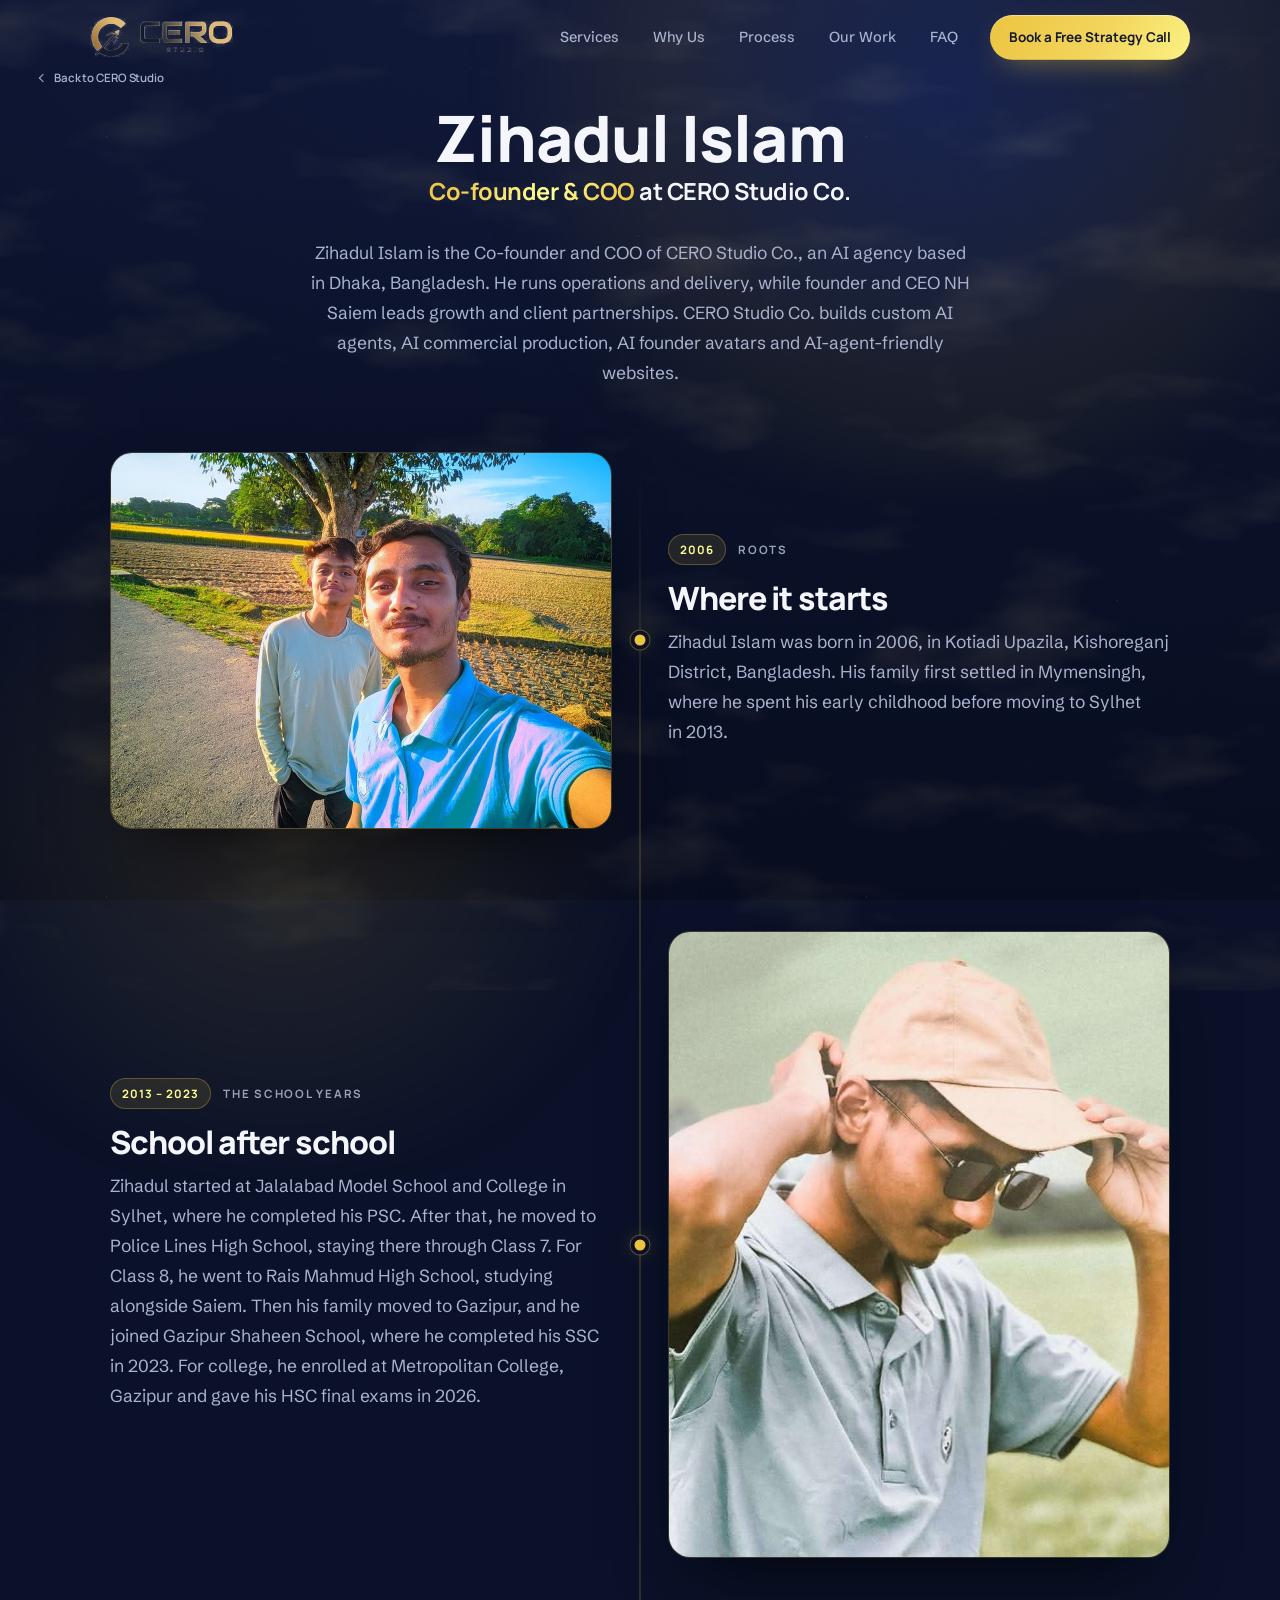
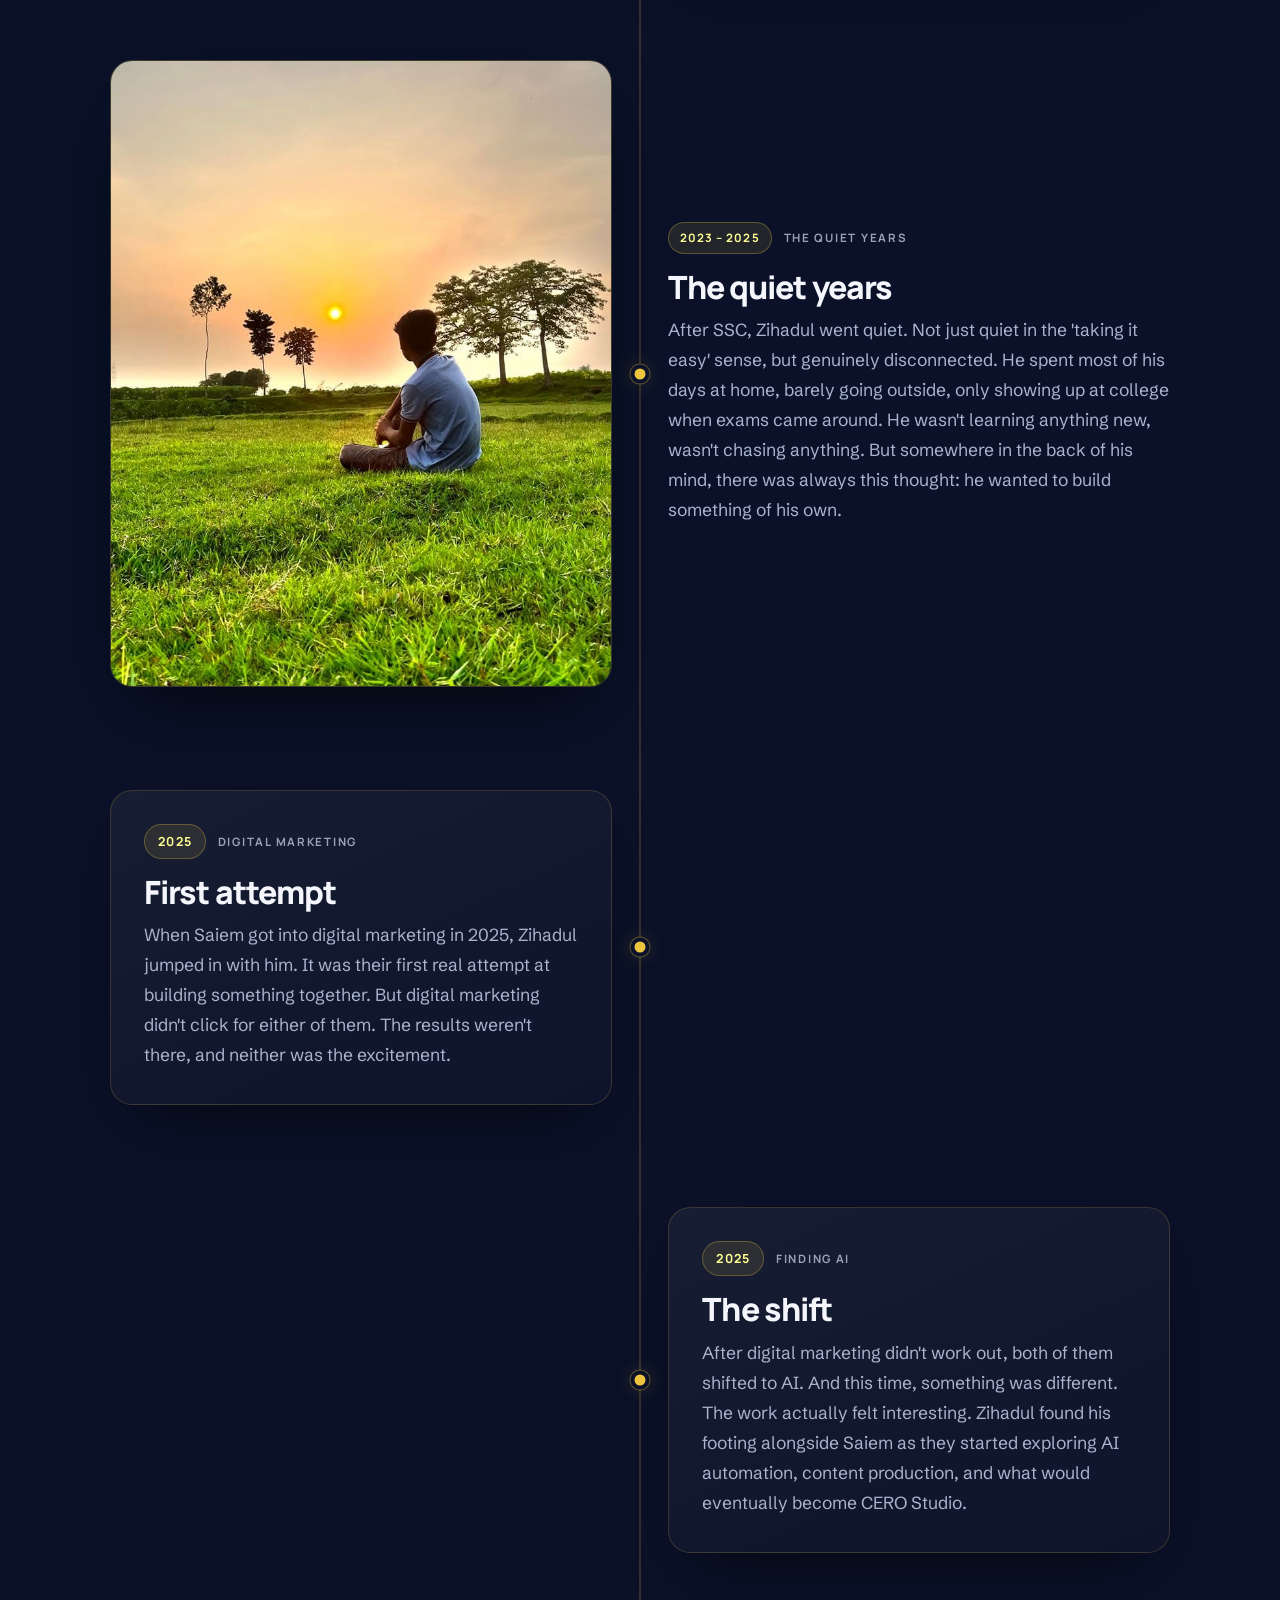
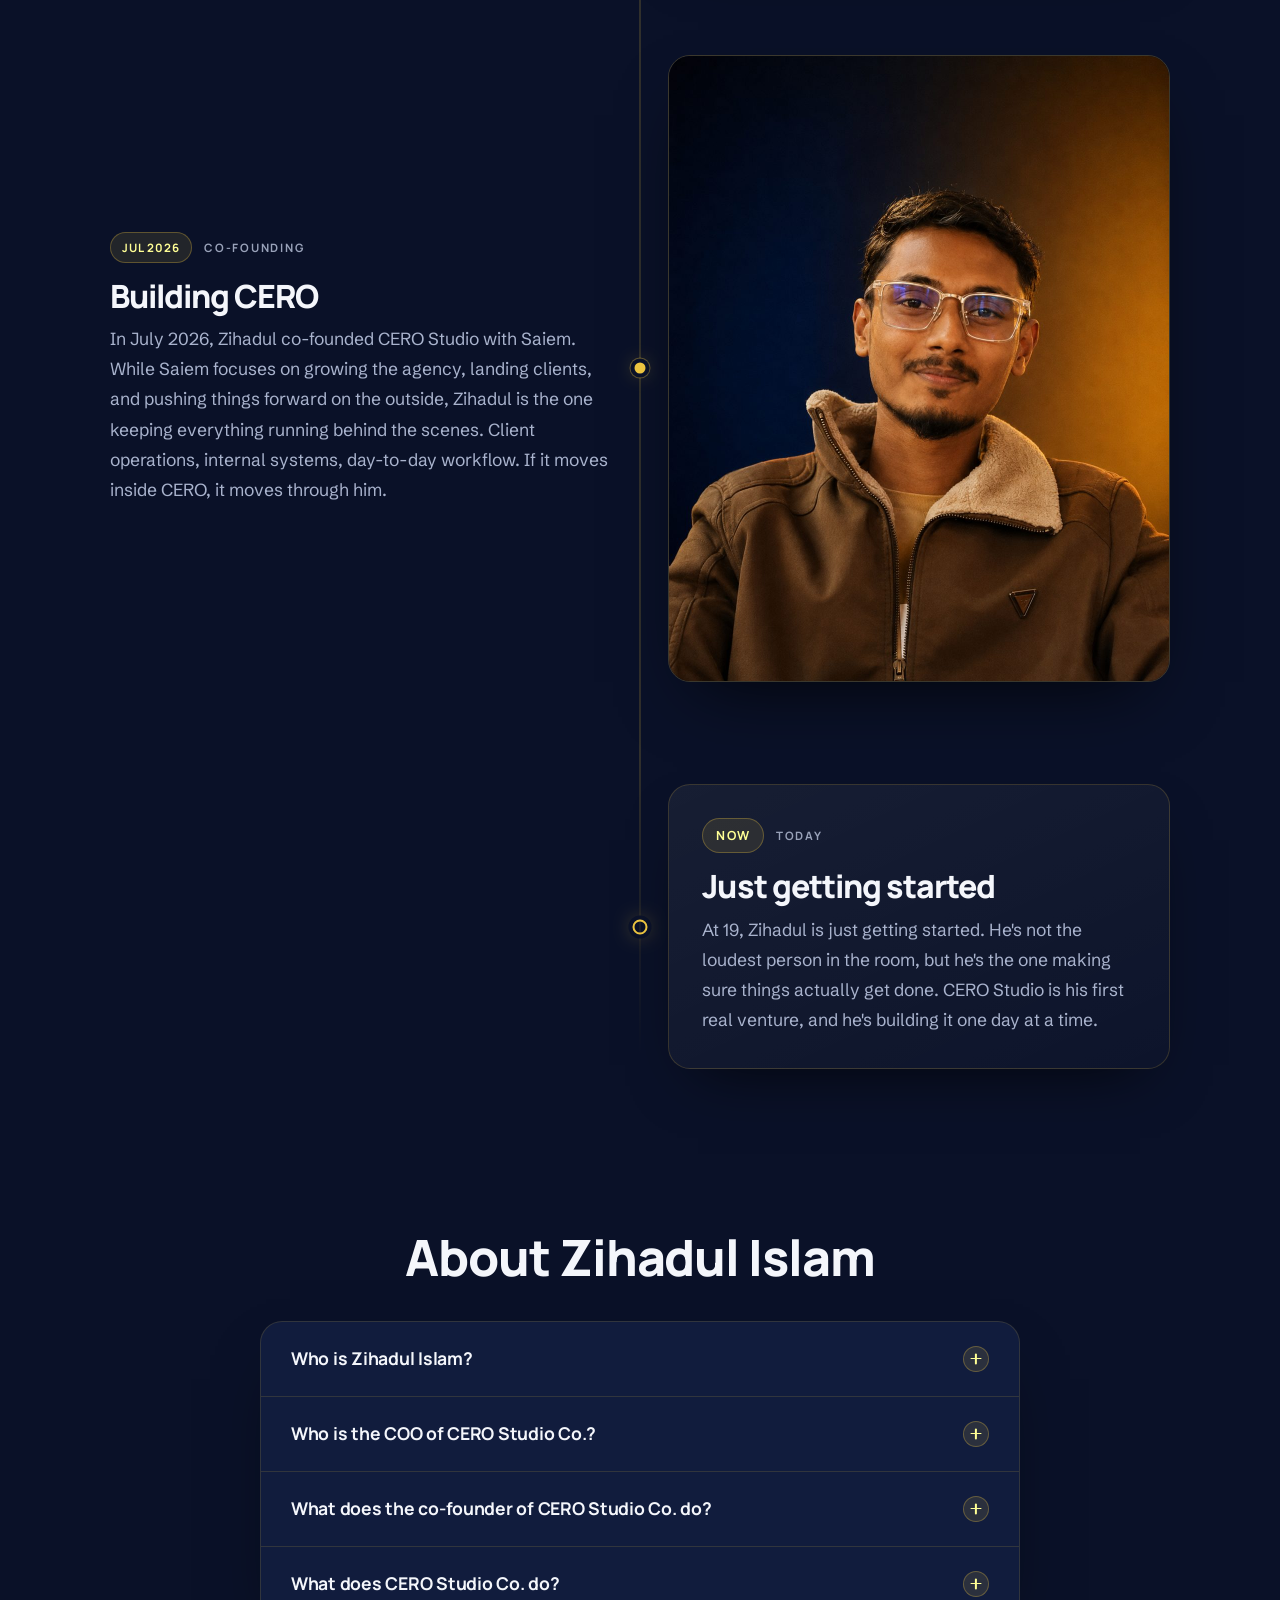
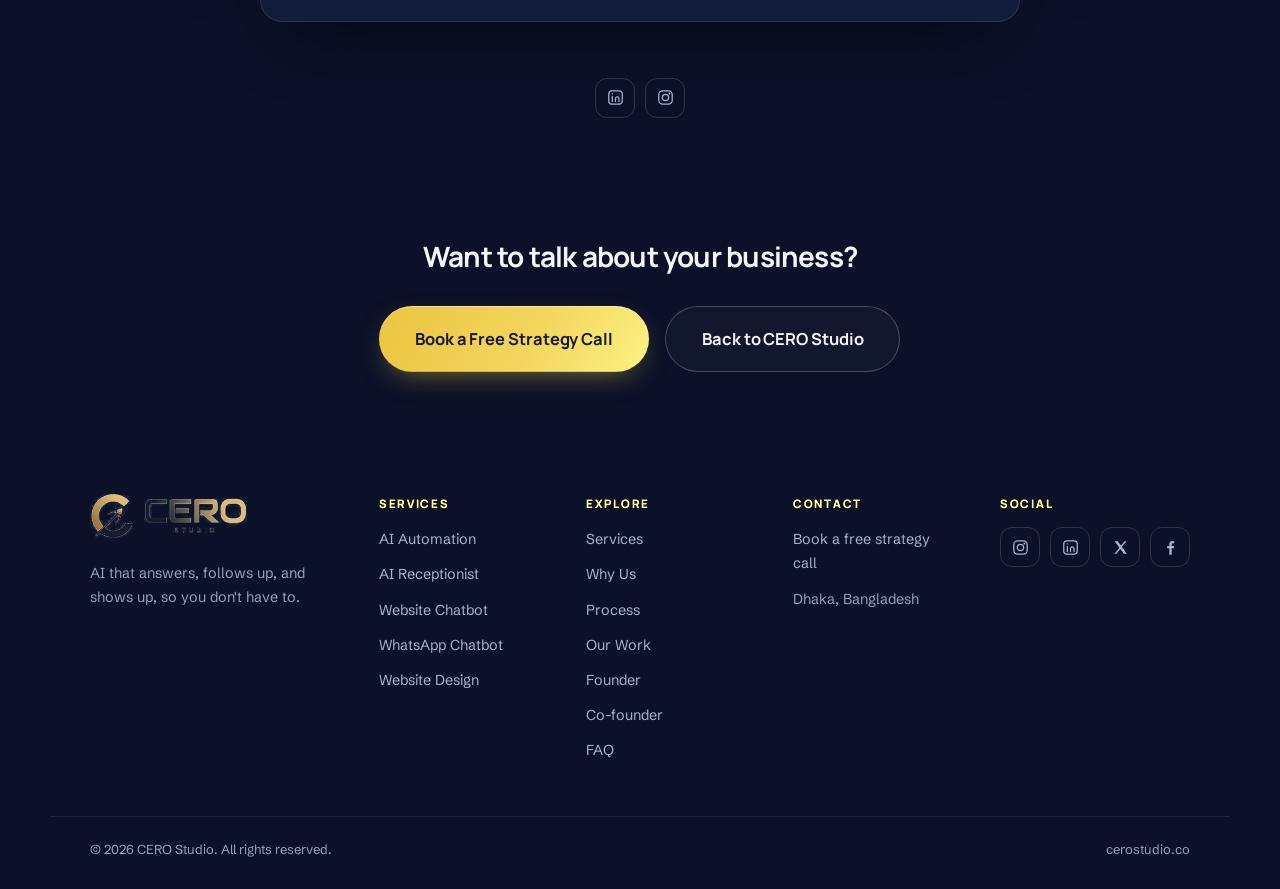
<file: co-founder.html>
<!DOCTYPE html>
<html lang="en">
<head>
<meta charset="utf-8" />
<meta name="viewport" content="width=device-width, initial-scale=1, viewport-fit=cover" />
<title>Zihadul Islam | Co-founder &amp; COO of CERO Studio Co.</title>
<meta name="description" content="Zihadul Islam is the Co-founder and COO of CERO Studio Co., an AI agency in Dhaka, Bangladesh, building custom AI agents, AI commercial production, AI founder avatars and AI-agent-friendly websites." />
<link rel="canonical" href="https://cerostudio.co/co-founder" />
<meta name="theme-color" content="#0A1128" />

<!-- Open Graph / social -->
<meta property="og:site_name" content="CERO Studio Co." />
<meta property="og:type" content="profile" />
<meta property="og:url" content="https://cerostudio.co/co-founder" />
<meta property="og:title" content="Zihadul Islam | Co-founder &amp; COO of CERO Studio Co." />
<meta property="og:description" content="The co-founder's full story: five schools, two quiet years, finding AI, and the operations behind CERO Studio Co." />
<meta property="og:image" content="https://cerostudio.co/assets/co-founder-coo.jpg" />
<meta property="og:image:type" content="image/jpeg" />
<meta property="og:image:width" content="760" />
<meta property="og:image:height" content="1016" />
<meta property="og:image:alt" content="Zihadul Islam, Co-founder and COO of CERO Studio Co." />
<meta name="twitter:card" content="summary_large_image" />
<meta name="twitter:title" content="Zihadul Islam | Co-founder &amp; COO of CERO Studio Co." />
<meta name="twitter:description" content="The co-founder's full story, start to now." />
<meta name="twitter:image" content="https://cerostudio.co/assets/co-founder-coo.jpg" />

<link rel="icon" href="assets/favicon-16.png" sizes="16x16" type="image/png" />
<link rel="icon" href="assets/favicon-32.png" sizes="32x32" type="image/png" />
<link rel="icon" href="assets/favicon-512.png" sizes="512x512" type="image/png" />
<link rel="apple-touch-icon" sizes="180x180" href="assets/apple-touch-icon.png" />

<!-- Fonts are self-hosted, see the @font-face block at the top of styles.css.
     Preloaded because the stylesheet only reveals them once it has parsed, and
     these two are on the critical path for text. crossorigin is required on a
     font preload even same-origin: fonts are fetched in CORS mode, and without
     it the browser downloads the file twice. -->
<link rel="preload" as="font" type="font/woff2" crossorigin
      href="assets/fonts/schibsted-grotesk-var-latin.woff2" />
<link rel="preload" as="font" type="font/woff2" crossorigin
      href="assets/fonts/manrope-var-latin.woff2" />

<!-- Reveal gate. Every [data-reveal] element starts invisible and main.js is
     what makes it visible. That means any failure to load or execute main.js,
     a bad deploy, a blocked request, an extension, leaves the page blank except
     for the navbar, which is the one block carrying no data-reveal.

     Two independent safety nets, because main.js cannot rescue itself:
       - the .js class: without scripting the hiding rule never applies at all
       - a 2.5s timer: if main.js has not taken over by then, show everything.
         main.js clears this the moment it boots, so a healthy page still gets
         its scroll reveals. -->
<script>
(function () {
  var d = document.documentElement;
  d.className += ' js';
  window.__revealFailsafe = setTimeout(function () {
    d.className += ' reveal-fallback';
  }, 2500);
})();
</script>
<noscript><style>[data-reveal]{opacity:1 !important;transform:none !important}</style></noscript>

<link rel="stylesheet" href="styles.min.css?v=1789838559" />

<script type="application/ld+json">
{
  "@context": "https://schema.org",
  "@type": "Person",
  "@id": "https://cerostudio.co/co-founder#person",
  "name": "Zihadul Islam",
  "alternateName": ["Zihad", "Zihadul"],
  "jobTitle": "Co-founder & COO",
  "url": "https://cerostudio.co/co-founder",
  "worksFor": { "@id": "https://cerostudio.co/#organization" },
  "address": {
    "@type": "PostalAddress",
    "addressLocality": "Dhaka",
    "addressCountry": "BD"
  },
  "knowsAbout": ["AI agents", "AI automation", "AI commercial production",
                 "AI founder avatars", "AI-agent-friendly websites"],
  "sameAs": [
    "https://www.linkedin.com/in/zihadul-islam-a8a72a2b4/",
    "https://www.instagram.com/dark_z006/"
  ]
}
</script>
<script type="application/ld+json">
{
  "@context": "https://schema.org",
  "@type": "FAQPage",
  "mainEntity": [
    {
      "@type": "Question",
      "name": "Who is Zihadul Islam?",
      "acceptedAnswer": {
        "@type": "Answer",
        "text": "Zihadul Islam is the Co-founder and COO of CERO Studio Co., an AI agency based in Dhaka, Bangladesh. He co-founded the company with NH Saiem and runs operations and delivery."
      }
    },
    {
      "@type": "Question",
      "name": "Who is the COO of CERO Studio Co.?",
      "acceptedAnswer": {
        "@type": "Answer",
        "text": "Zihadul Islam is the COO of CERO Studio Co. He co-founded the company with founder and CEO NH Saiem."
      }
    },
    {
      "@type": "Question",
      "name": "What does the co-founder of CERO Studio Co. do?",
      "acceptedAnswer": {
        "@type": "Answer",
        "text": "As Co-founder and COO, Zihadul Islam runs internal operations, project delivery and quality across all four CERO Studio Co. services."
      }
    },
    {
      "@type": "Question",
      "name": "What does CERO Studio Co. do?",
      "acceptedAnswer": {
        "@type": "Answer",
        "text": "CERO Studio Co. builds four things: custom AI agents, AI commercial production, AI founder avatars, and AI-agent-friendly websites."
      }
    }
  ]
}
</script>
</head>
<body>

<a class="skip-link" href="#main">Skip to content</a>

<!-- Same single fixed ground as the homepage. See the "Page background" note in
     README. Nothing on this page paints its own background either. -->
<div class="page-bg" aria-hidden="true">
  <div class="page-bg__glow page-bg__glow--a" data-parallax="0.05"></div>
  <div class="page-bg__glow page-bg__glow--b"></div>
  <div class="page-bg__veins"></div>
  <div class="page-bg__sparkle"></div>
  <div class="page-bg__grain"></div>
</div>


<!-- ═══════════════════ NAVBAR ═══════════════════ -->
<!-- Every in-page anchor is prefixed with index.html: this is a separate
     document, so a bare #services would scroll to nothing here. -->
<header class="nav" id="nav">
  <div class="nav__inner container">
    <a class="logo" href="/" aria-label="CERO Studio home">
      <img class="logo__img" src="assets/logo-navbar.webp" width="286" height="80"
           alt="CERO Studio" fetchpriority="high" />
    </a>

    <nav class="nav__links" id="navLinks" aria-label="Primary">
      <a href="/#services" class="nav__link">Services</a>
      <a href="/#why-us" class="nav__link">Why Us</a>
      <a href="/#process" class="nav__link">Process</a>
      <a href="/portfolio" class="nav__link">Our Work</a>
      <a href="/#faq" class="nav__link">FAQ</a>
      <a href="https://cal.com/cerostudio/free-discovery-call" class="btn btn--gold btn--sm nav__cta" target="_blank" rel="noopener noreferrer">Book a Free Strategy Call</a>
    </nav>

    <button class="nav__toggle" id="navToggle" aria-label="Open menu" aria-expanded="false" aria-controls="navLinks">
      <span></span><span></span><span></span>
    </button>
  </div>
</header>

<main id="main">

<section class="section section--alt section--story">
  <div class="container">

    <a class="backlink" href="/" data-back>
      <span class="backlink__arrow" aria-hidden="true"></span>Back to CERO Studio
    </a>

    <h1 class="story__lede">
      <span class="story__lede-name">Zihadul Islam</span>
      <span class="story__lede-role"><span class="gold-text">Co-founder &amp; COO</span> at CERO Studio Co.</span>
    </h1>

    <p class="story__intro">
      Zihadul Islam is the Co-founder and COO of CERO Studio Co., an AI
      agency based in Dhaka, Bangladesh. He runs operations and delivery,
      while founder and CEO NH Saiem leads growth and client partnerships.
      CERO Studio Co. builds custom AI agents, AI commercial production, AI
      founder avatars and AI-agent-friendly websites.
    </p>

    <!-- Vertical timeline. A spine runs down the centre; chapters that carry a
         photograph alternate image-left / image-right down the page, and the
         text-only chapters take one side too so the spine stays clear of the
         words. Below 880px the spine moves to the left edge and everything
         stacks photo over text. -->
    <ol class="story">

      <li class="story__ch story__ch--media" data-reveal>
        <span class="story__node" aria-hidden="true"></span>
        <figure class="story__fig story__fig--wide">
          <img src="assets/founders-together.jpg" width="1000" height="750" loading="lazy" fetchpriority="low" decoding="async"
               alt="Zihadul Islam with Saiem, outdoors in Kishoreganj" />
        </figure>
        <div class="story__body">
          <p class="story__meta"><span class="story__year">2006</span>Roots</p>
          <h2 class="story__title">Where it starts</h2>
          <p class="story__text">
            Zihadul Islam was born in 2006, in Kotiadi Upazila, Kishoreganj
            District, Bangladesh. His family first settled in Mymensingh, where he spent his
            early childhood before moving to Sylhet in 2013.
          </p>
        </div>
      </li>

      <li class="story__ch story__ch--media story__ch--flip" data-reveal>
        <span class="story__node" aria-hidden="true"></span>
        <figure class="story__fig">
          <img src="assets/zihadul-ssc.jpg" width="954" height="960" loading="lazy" fetchpriority="low" decoding="async"
               alt="Zihadul Islam around the time he finished his SSC" />
        </figure>
        <div class="story__body">
          <p class="story__meta"><span class="story__year">2013 &ndash; 2023</span>The school years</p>
          <h2 class="story__title">School after school</h2>
          <p class="story__text">
            Zihadul started at Jalalabad Model School and College in Sylhet, where he
            completed his PSC. After that, he moved to Police Lines High School, staying
            there through Class 7. For Class 8, he went to Rais Mahmud High School, studying
            alongside Saiem. Then his family moved to Gazipur, and he joined Gazipur Shaheen
            School, where he completed his SSC in 2023. For college, he enrolled at
            Metropolitan College, Gazipur and gave his HSC final exams in 2026.
          </p>
        </div>
      </li>

      <li class="story__ch story__ch--media" data-reveal>
        <span class="story__node" aria-hidden="true"></span>
        <figure class="story__fig">
          <img src="assets/zihadul-outdoor.jpg" width="960" height="960" loading="lazy" fetchpriority="low" decoding="async"
               alt="Zihadul Islam sitting alone in a field at sunset" />
        </figure>
        <div class="story__body">
          <p class="story__meta"><span class="story__year">2023 &ndash; 2025</span>The quiet years</p>
          <h2 class="story__title">The quiet years</h2>
          <p class="story__text">
            After SSC, Zihadul went quiet. Not just quiet in the 'taking it easy' sense, but
            genuinely disconnected. He spent most of his days at home, barely going outside,
            only showing up at college when exams came around. He wasn't learning anything
            new, wasn't chasing anything. But somewhere in the back of his mind, there was
            always this thought: he wanted to build something of his own.
          </p>
        </div>
      </li>

      <li class="story__ch story__ch--solo story__ch--flip" data-reveal>
        <span class="story__node" aria-hidden="true"></span>
        <div class="story__body">
          <p class="story__meta"><span class="story__year">2025</span>Digital marketing</p>
          <h2 class="story__title">First attempt</h2>
          <p class="story__text">
            When Saiem got into digital marketing in 2025, Zihadul jumped in with him. It
            was their first real attempt at building something together. But digital
            marketing didn't click for either of them. The results weren't there, and
            neither was the excitement.
          </p>
        </div>
      </li>

      <li class="story__ch story__ch--solo" data-reveal>
        <span class="story__node" aria-hidden="true"></span>
        <div class="story__body">
          <p class="story__meta"><span class="story__year">2025</span>Finding AI</p>
          <h2 class="story__title">The shift</h2>
          <p class="story__text">
            After digital marketing didn't work out, both of them shifted to AI. And this
            time, something was different. The work actually felt interesting. Zihadul found
            his footing alongside Saiem as they started exploring AI automation, content
            production, and what would eventually become CERO Studio.
          </p>
        </div>
      </li>

      <li class="story__ch story__ch--media story__ch--flip" data-reveal>
        <span class="story__node" aria-hidden="true"></span>
        <figure class="story__fig">
          <img src="assets/zihadul-cero.jpg" width="1000" height="1336" loading="lazy" fetchpriority="low" decoding="async"
               alt="Zihadul Islam around the founding of CERO Studio in July 2026" />
        </figure>
        <div class="story__body">
          <p class="story__meta"><span class="story__year">Jul 2026</span>Co-founding</p>
          <h2 class="story__title">Building CERO</h2>
          <p class="story__text">
            In July 2026, Zihadul co-founded CERO Studio with Saiem. While Saiem focuses on
            growing the agency, landing clients, and pushing things forward on the outside,
            Zihadul is the one keeping everything running behind the scenes. Client
            operations, internal systems, day-to-day workflow. If it moves inside CERO, it
            moves through him.
          </p>
        </div>
      </li>

      <li class="story__ch story__ch--solo story__ch--last" data-reveal>
        <span class="story__node story__node--end" aria-hidden="true"></span>
        <div class="story__body">
          <p class="story__meta"><span class="story__year">Now</span>Today</p>
          <h2 class="story__title">Just getting started</h2>
          <p class="story__text">
            At 19, Zihadul is just getting started. He's not the loudest person in the room,
            but he's the one making sure things actually get done. CERO Studio is his first
            real venture, and he's building it one day at a time.
          </p>
        </div>
      </li>

    </ol>

    <div class="story__faq" data-reveal>
      <header class="sec-head sec-head--center">
        <p class="eyebrow" data-reveal><span class="eyebrow__dot" aria-hidden="true"></span>FAQ</p>
        <h2 class="sec-title" data-reveal style="--rd:80ms">About Zihadul Islam</h2>
      </header>

      <div class="faq" id="cofounderFaqList">

        <div class="faq__item" data-reveal>
          <h3>
            <button class="faq__q" type="button" aria-expanded="false" aria-controls="cfa1" id="cfq1">
              <span>Who is Zihadul Islam?</span>
              <span class="faq__icon" aria-hidden="true"></span>
            </button>
          </h3>
          <div class="faq__a" id="cfa1" role="region" aria-labelledby="cfq1" hidden>
            <div class="faq__a-inner">
              <p>
                Zihadul Islam is the Co-founder and COO of CERO Studio Co., an AI agency
                based in Dhaka, Bangladesh. He co-founded the company with NH Saiem and
                runs operations and delivery.
              </p>
            </div>
          </div>
        </div>

        <div class="faq__item" data-reveal style="--rd:60ms">
          <h3>
            <button class="faq__q" type="button" aria-expanded="false" aria-controls="cfa2" id="cfq2">
              <span>Who is the COO of CERO Studio Co.?</span>
              <span class="faq__icon" aria-hidden="true"></span>
            </button>
          </h3>
          <div class="faq__a" id="cfa2" role="region" aria-labelledby="cfq2" hidden>
            <div class="faq__a-inner">
              <p>
                Zihadul Islam is the COO of CERO Studio Co. He co-founded the company
                with founder and CEO NH Saiem.
              </p>
            </div>
          </div>
        </div>

        <div class="faq__item" data-reveal style="--rd:120ms">
          <h3>
            <button class="faq__q" type="button" aria-expanded="false" aria-controls="cfa3" id="cfq3">
              <span>What does the co-founder of CERO Studio Co. do?</span>
              <span class="faq__icon" aria-hidden="true"></span>
            </button>
          </h3>
          <div class="faq__a" id="cfa3" role="region" aria-labelledby="cfq3" hidden>
            <div class="faq__a-inner">
              <p>
                As Co-founder and COO, Zihadul Islam runs internal operations, project
                delivery and quality across all four CERO Studio Co. services.
              </p>
            </div>
          </div>
        </div>

        <div class="faq__item" data-reveal style="--rd:180ms">
          <h3>
            <button class="faq__q" type="button" aria-expanded="false" aria-controls="cfa4" id="cfq4">
              <span>What does CERO Studio Co. do?</span>
              <span class="faq__icon" aria-hidden="true"></span>
            </button>
          </h3>
          <div class="faq__a" id="cfa4" role="region" aria-labelledby="cfq4" hidden>
            <div class="faq__a-inner">
              <p>
                CERO Studio Co. builds four things: custom AI agents, AI commercial
                production, AI founder avatars, and AI-agent-friendly websites.
              </p>
            </div>
          </div>
        </div>

      </div>

      <div class="story__social">
        <div class="footer__social">
          <a href="https://www.linkedin.com/in/zihadul-islam-a8a72a2b4/" aria-label="Zihadul Islam on LinkedIn" rel="me noopener noreferrer" target="_blank"><svg viewBox="0 0 24 24" aria-hidden="true"><rect x="3.5" y="3.5" width="17" height="17" rx="4" fill="none" stroke="currentColor" stroke-width="1.6"/><path d="M8 10.5V17M8 7.4v.1M12 17v-3.6a2.2 2.2 0 0 1 4.4 0V17" fill="none" stroke="currentColor" stroke-width="1.6" stroke-linecap="round"/></svg></a>
          <a href="https://www.instagram.com/dark_z006/" aria-label="Zihadul Islam on Instagram" rel="me noopener noreferrer" target="_blank"><svg viewBox="0 0 24 24" aria-hidden="true"><rect x="3.5" y="3.5" width="17" height="17" rx="5" fill="none" stroke="currentColor" stroke-width="1.6"/><circle cx="12" cy="12" r="4" fill="none" stroke="currentColor" stroke-width="1.6"/><circle cx="17" cy="7" r="1.2" fill="currentColor"/></svg></a>
        </div>
      </div>
    </div>

    <div class="story__end" data-reveal>
      <p class="story__end-text">Want to talk about your business?</p>
      <div class="story__end-actions">
        <a href="https://cal.com/cerostudio/free-discovery-call" class="btn btn--gold btn--lg" target="_blank" rel="noopener noreferrer">Book a Free Strategy Call</a>
        <a href="/" class="btn btn--ghost btn--lg" data-back>Back to CERO Studio</a>
      </div>
    </div>

  </div>
</section>

</main>

<!-- ═══════════════════ FOOTER ═══════════════════ -->
<footer class="footer section--dark">
  <div class="container footer__inner">
    <div class="footer__brand">
      <a class="logo logo--footer" href="/" aria-label="CERO Studio home">
        <img class="logo__img" src="assets/logo-navbar.webp" width="286" height="80"
             alt="CERO Studio" loading="lazy" fetchpriority="low" />
      </a>
      <p class="footer__tag">AI that answers, follows up, and shows up, so you don't have to.</p>
    </div>

    <!-- Services column. One line per service page; add the next one here
         and in the same block on every other HTML file. See CLAUDE.md. -->
    <nav class="footer__nav" aria-label="Services">
      <p class="footer__h">Services</p>
      <a href="/ai-automation">AI Automation</a>
      <a href="/ai-receptionist">AI Receptionist</a>
      <a href="/website-chatbot">Website Chatbot</a>
      <a href="/whatsapp-chatbot">WhatsApp Chatbot</a>
      <a href="/website-design">Website Design</a>
    </nav>

    <nav class="footer__nav" aria-label="Footer">
      <p class="footer__h">Explore</p>
      <a href="/#services">Services</a>
      <a href="/#why-us">Why Us</a>
      <a href="/#process">Process</a>
      <a href="/portfolio">Our Work</a>
      <a href="/founder">Founder</a>
      <a href="/co-founder">Co-founder</a>
      <a href="/#faq">FAQ</a>
    </nav>

    <div class="footer__nav">
      <p class="footer__h">Contact</p>
      <a href="https://cal.com/cerostudio/free-discovery-call" target="_blank" rel="noopener noreferrer">Book a free strategy call</a>
      <span class="footer__meta">Dhaka, Bangladesh</span>
    </div>

    <div class="footer__nav">
      <p class="footer__h">Social</p>
      <div class="footer__social">
        <a href="https://www.instagram.com/cerostudioco/" aria-label="CERO Studio on Instagram" rel="me noopener noreferrer" target="_blank"><svg viewBox="0 0 24 24" aria-hidden="true"><rect x="3.5" y="3.5" width="17" height="17" rx="5" fill="none" stroke="currentColor" stroke-width="1.6"/><circle cx="12" cy="12" r="4" fill="none" stroke="currentColor" stroke-width="1.6"/><circle cx="17" cy="7" r="1.2" fill="currentColor"/></svg></a>
        <a href="https://www.linkedin.com/company/cero-studio-co/" aria-label="CERO Studio on LinkedIn" rel="me noopener noreferrer" target="_blank"><svg viewBox="0 0 24 24" aria-hidden="true"><rect x="3.5" y="3.5" width="17" height="17" rx="4" fill="none" stroke="currentColor" stroke-width="1.6"/><path d="M8 10.5V17M8 7.4v.1M12 17v-3.6a2.2 2.2 0 0 1 4.4 0V17" fill="none" stroke="currentColor" stroke-width="1.6" stroke-linecap="round"/></svg></a>
        <a href="https://x.com/CeroStudio40" aria-label="CERO Studio on X" rel="me noopener noreferrer" target="_blank"><svg viewBox="0 0 24 24" aria-hidden="true"><path d="M4.6 4h3.9l4 5.6L17.2 4h2.4l-5.9 7.2L20 20h-3.9l-4.3-6-5 6H4.4l6.3-7.6Z" fill="currentColor"/></svg></a>
        <a href="https://www.facebook.com/cerostudioco" aria-label="CERO Studio on Facebook" rel="me noopener noreferrer" target="_blank"><svg viewBox="0 0 24 24" aria-hidden="true"><path d="M13.5 21v-8h2.7l.4-3h-3.1V8.1c0-.87.24-1.46 1.49-1.46H16.7V3.96A20 20 0 0 0 14.38 3.84c-2.3 0-3.88 1.4-3.88 3.98V10H7.8v3h2.7v8Z" fill="currentColor"/></svg></a>
      </div>
    </div>
  </div>

  <div class="container footer__bottom">
    <p>© <span id="year">2026</span> CERO Studio. All rights reserved.</p>
    <p>cerostudio.co</p>
  </div>
</footer>

<script src="main.min.js?v=1789838559" defer></script>
</body>
</html>
</file>
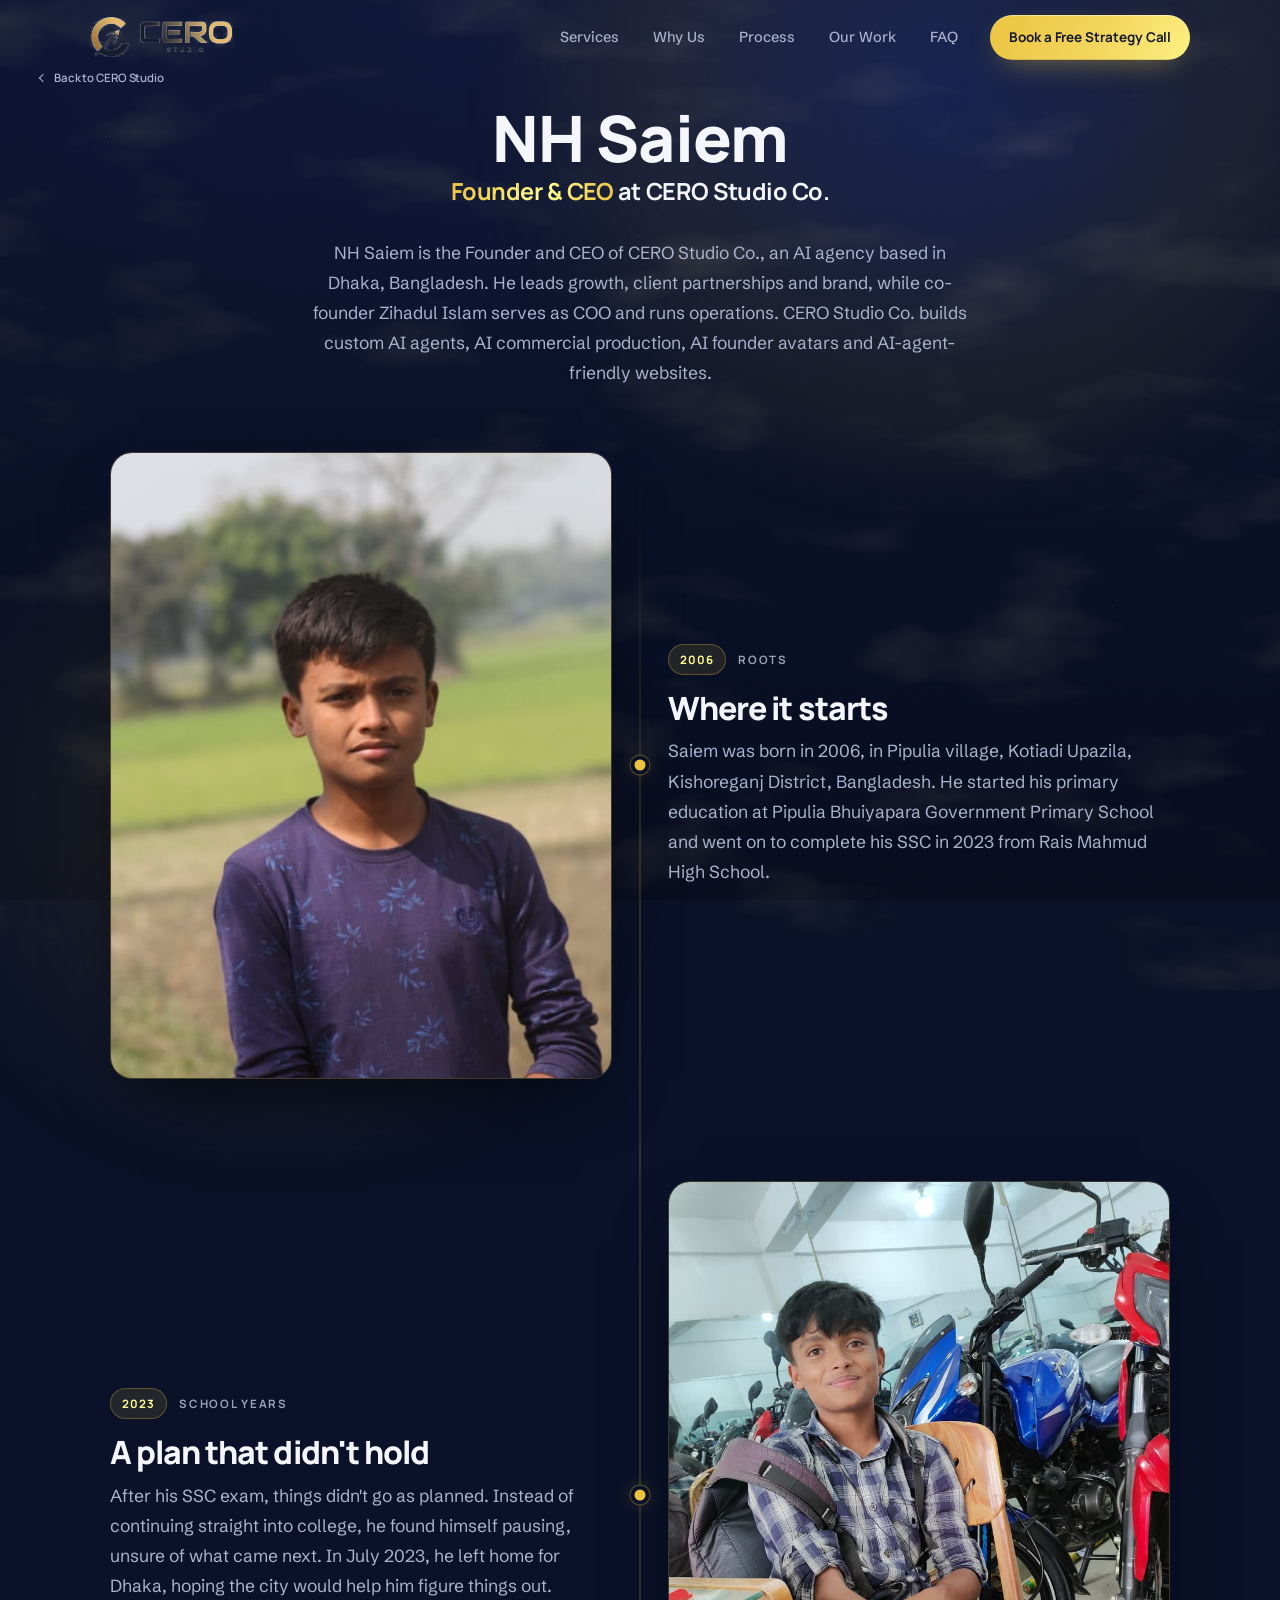
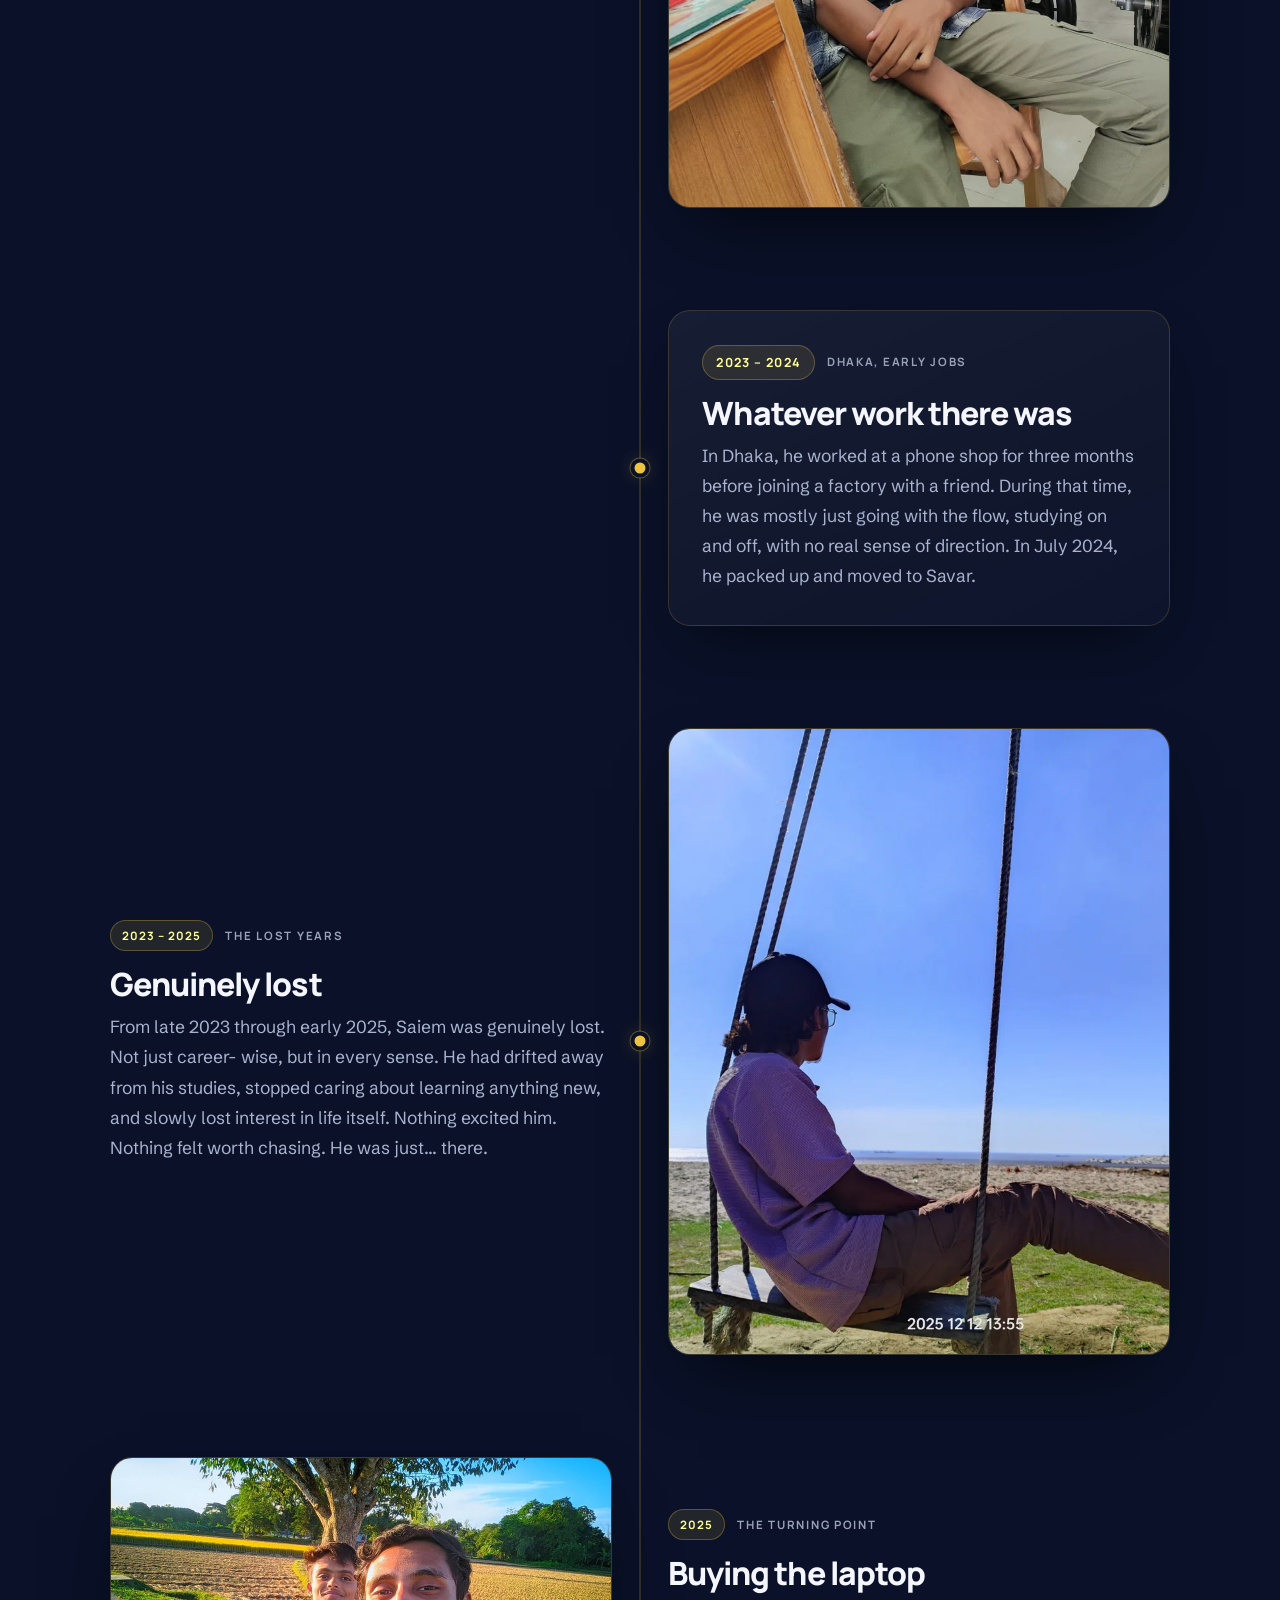
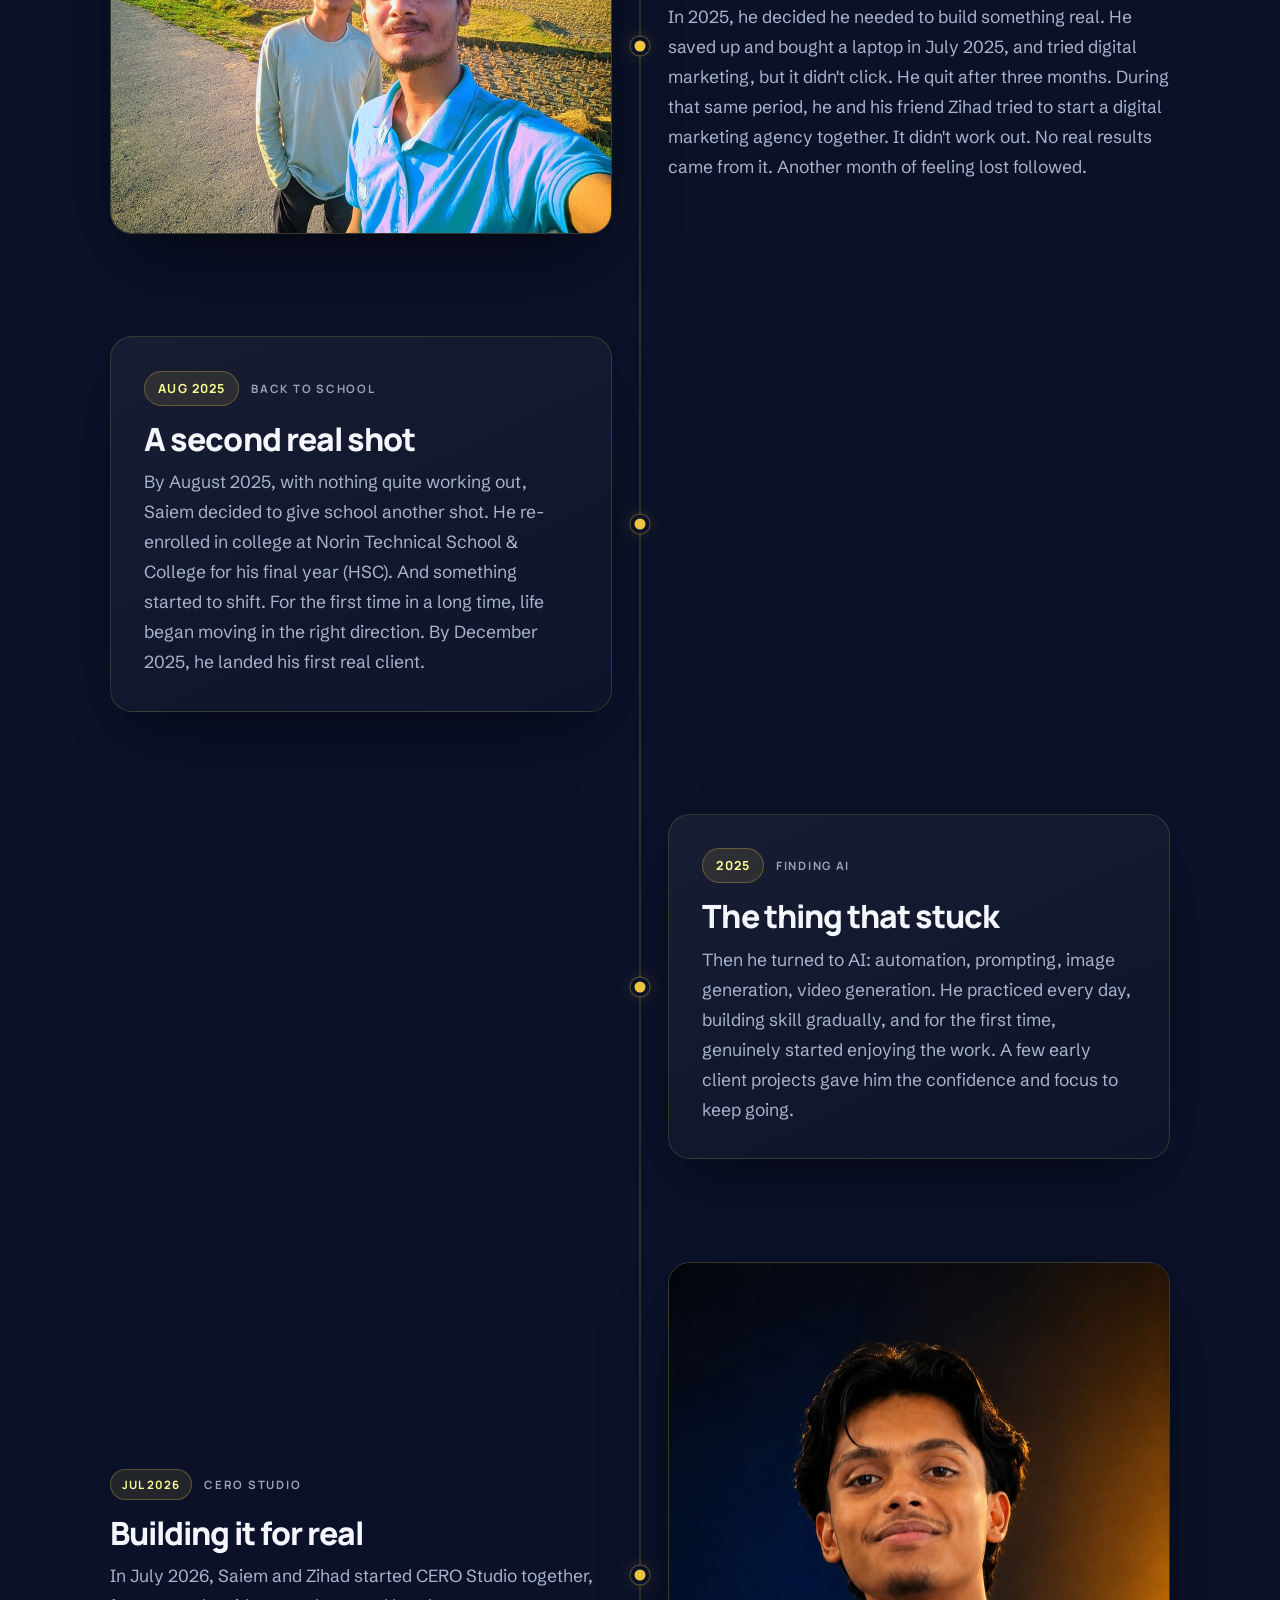
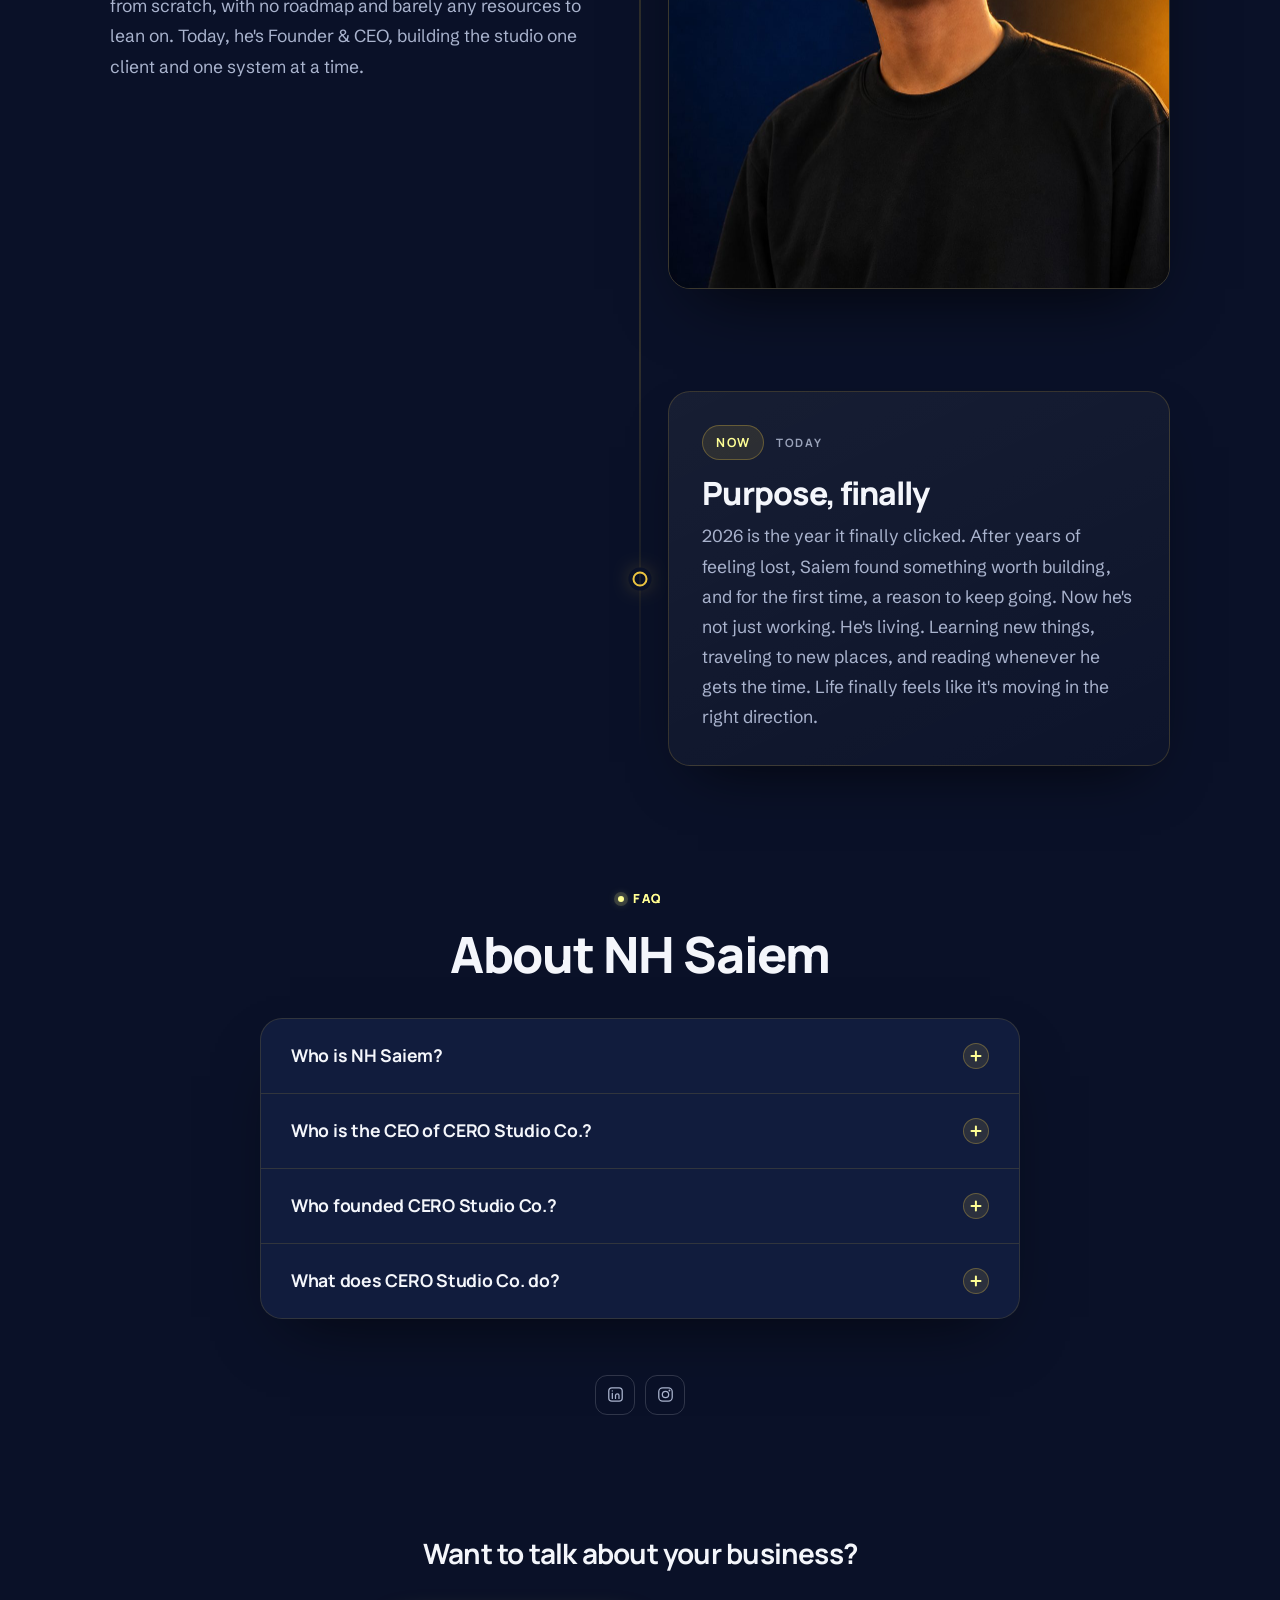
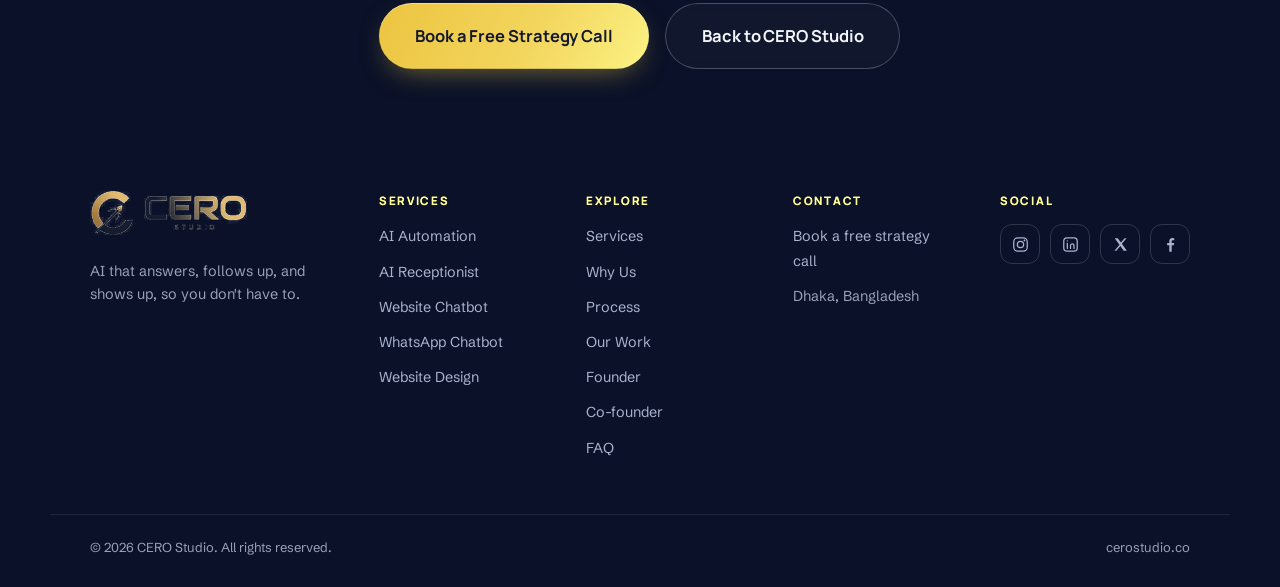
<file: founder.html>
<!DOCTYPE html>
<html lang="en">
<head>
<meta charset="utf-8" />
<meta name="viewport" content="width=device-width, initial-scale=1, viewport-fit=cover" />
<title>NH Saiem | Founder &amp; CEO of CERO Studio Co.</title>
<meta name="description" content="NH Saiem is the Founder and CEO of CERO Studio Co., an AI agency in Dhaka, Bangladesh, building custom AI agents, AI commercial production, AI founder avatars and AI-agent-friendly websites." />
<link rel="canonical" href="https://cerostudio.co/founder" />
<meta name="theme-color" content="#0A1128" />

<!-- Open Graph / social -->
<meta property="og:site_name" content="CERO Studio Co." />
<meta property="og:type" content="profile" />
<meta property="og:url" content="https://cerostudio.co/founder" />
<meta property="og:title" content="NH Saiem | Founder &amp; CEO of CERO Studio Co." />
<meta property="og:description" content="The founder's full story: village school, dropping out, the lost years, finding AI, and starting CERO Studio Co." />
<meta property="og:image" content="https://cerostudio.co/assets/founder-ceo.jpg" />
<meta property="og:image:type" content="image/jpeg" />
<meta property="og:image:width" content="760" />
<meta property="og:image:height" content="1013" />
<meta property="og:image:alt" content="NH Saiem, Founder and CEO of CERO Studio Co." />
<meta name="twitter:card" content="summary_large_image" />
<meta name="twitter:title" content="NH Saiem | Founder &amp; CEO of CERO Studio Co." />
<meta name="twitter:description" content="The founder's full story, start to now." />
<meta name="twitter:image" content="https://cerostudio.co/assets/founder-ceo.jpg" />

<link rel="icon" href="assets/favicon-16.png" sizes="16x16" type="image/png" />
<link rel="icon" href="assets/favicon-32.png" sizes="32x32" type="image/png" />
<link rel="icon" href="assets/favicon-512.png" sizes="512x512" type="image/png" />
<link rel="apple-touch-icon" sizes="180x180" href="assets/apple-touch-icon.png" />

<!-- Fonts are self-hosted, see the @font-face block at the top of styles.css.
     Preloaded because the stylesheet only reveals them once it has parsed, and
     these two are on the critical path for text. crossorigin is required on a
     font preload even same-origin: fonts are fetched in CORS mode, and without
     it the browser downloads the file twice. -->
<link rel="preload" as="font" type="font/woff2" crossorigin
      href="assets/fonts/schibsted-grotesk-var-latin.woff2" />
<link rel="preload" as="font" type="font/woff2" crossorigin
      href="assets/fonts/manrope-var-latin.woff2" />

<!-- Reveal gate. Every [data-reveal] element starts invisible and main.js is
     what makes it visible. That means any failure to load or execute main.js,
     a bad deploy, a blocked request, an extension, leaves the page blank except
     for the navbar, which is the one block carrying no data-reveal.

     Two independent safety nets, because main.js cannot rescue itself:
       - the .js class: without scripting the hiding rule never applies at all
       - a 2.5s timer: if main.js has not taken over by then, show everything.
         main.js clears this the moment it boots, so a healthy page still gets
         its scroll reveals. -->
<script>
(function () {
  var d = document.documentElement;
  d.className += ' js';
  window.__revealFailsafe = setTimeout(function () {
    d.className += ' reveal-fallback';
  }, 2500);
})();
</script>
<noscript><style>[data-reveal]{opacity:1 !important;transform:none !important}</style></noscript>

<link rel="stylesheet" href="styles.min.css?v=1789838559" />

<script type="application/ld+json">
{
  "@context": "https://schema.org",
  "@type": "Person",
  "@id": "https://cerostudio.co/founder#person",
  "name": "NH Saiem",
  "alternateName": ["Saiem", "N H Saiem"],
  "jobTitle": "Founder & CEO",
  "url": "https://cerostudio.co/founder",
  "worksFor": { "@id": "https://cerostudio.co/#organization" },
  "address": {
    "@type": "PostalAddress",
    "addressLocality": "Dhaka",
    "addressCountry": "BD"
  },
  "knowsAbout": ["AI agents", "AI automation", "AI commercial production",
                 "AI founder avatars", "AI-agent-friendly websites"],
  "sameAs": [
    "https://www.linkedin.com/in/nh-saiem/",
    "https://www.instagram.com/nhsaiem502/"
  ]
}
</script>
<script type="application/ld+json">
{
  "@context": "https://schema.org",
  "@type": "FAQPage",
  "mainEntity": [
    {
      "@type": "Question",
      "name": "Who is NH Saiem?",
      "acceptedAnswer": {
        "@type": "Answer",
        "text": "NH Saiem is the Founder and CEO of CERO Studio Co., an AI agency based in Dhaka, Bangladesh. He co-founded the company with Zihadul Islam and focuses on growth, client partnerships and brand."
      }
    },
    {
      "@type": "Question",
      "name": "Who is the CEO of CERO Studio Co.?",
      "acceptedAnswer": {
        "@type": "Answer",
        "text": "NH Saiem is the CEO of CERO Studio Co. He leads the company alongside co-founder and COO Zihadul Islam."
      }
    },
    {
      "@type": "Question",
      "name": "Who founded CERO Studio Co.?",
      "acceptedAnswer": {
        "@type": "Answer",
        "text": "CERO Studio Co. was founded by NH Saiem, Founder and CEO, together with Zihadul Islam, Co-founder and COO."
      }
    },
    {
      "@type": "Question",
      "name": "What does CERO Studio Co. do?",
      "acceptedAnswer": {
        "@type": "Answer",
        "text": "CERO Studio Co. builds four things: custom AI agents, AI commercial production, AI founder avatars, and AI-agent-friendly websites."
      }
    }
  ]
}
</script>
</head>
<body>

<a class="skip-link" href="#main">Skip to content</a>

<!-- Same single fixed ground as the homepage. See the "Page background" note in
     README. Nothing on this page paints its own background either. -->
<div class="page-bg" aria-hidden="true">
  <div class="page-bg__glow page-bg__glow--a" data-parallax="0.05"></div>
  <div class="page-bg__glow page-bg__glow--b"></div>
  <div class="page-bg__veins"></div>
  <div class="page-bg__sparkle"></div>
  <div class="page-bg__grain"></div>
</div>


<!-- ═══════════════════ NAVBAR ═══════════════════ -->
<!-- Every in-page anchor is prefixed with index.html: this is a separate
     document, so a bare #services would scroll to nothing here. -->
<header class="nav" id="nav">
  <div class="nav__inner container">
    <a class="logo" href="/" aria-label="CERO Studio home">
      <img class="logo__img" src="assets/logo-navbar.webp" width="286" height="80"
           alt="CERO Studio" fetchpriority="high" />
    </a>

    <nav class="nav__links" id="navLinks" aria-label="Primary">
      <a href="/#services" class="nav__link">Services</a>
      <a href="/#why-us" class="nav__link">Why Us</a>
      <a href="/#process" class="nav__link">Process</a>
      <a href="/portfolio" class="nav__link">Our Work</a>
      <a href="/#faq" class="nav__link">FAQ</a>
      <a href="https://cal.com/cerostudio/free-discovery-call" class="btn btn--gold btn--sm nav__cta" target="_blank" rel="noopener noreferrer">Book a Free Strategy Call</a>
    </nav>

    <button class="nav__toggle" id="navToggle" aria-label="Open menu" aria-expanded="false" aria-controls="navLinks">
      <span></span><span></span><span></span>
    </button>
  </div>
</header>

<main id="main">

<section class="section section--alt section--story">
  <div class="container">

    <a class="backlink" href="/" data-back>
      <span class="backlink__arrow" aria-hidden="true"></span>Back to CERO Studio
    </a>

    <h1 class="story__lede">
      <span class="story__lede-name">NH Saiem</span>
      <span class="story__lede-role"><span class="gold-text">Founder &amp; CEO</span> at CERO Studio Co.</span>
    </h1>

    <p class="story__intro">
      NH Saiem is the Founder and CEO of CERO Studio Co., an AI agency based in
      Dhaka, Bangladesh. He leads growth, client partnerships and brand, while
      co-founder Zihadul Islam serves as COO and runs operations. CERO Studio
      Co. builds custom AI agents, AI commercial production, AI founder
      avatars and AI-agent-friendly websites.
    </p>

    <!-- Vertical timeline. A spine runs down the centre; chapters that carry a
         photograph alternate image-left / image-right down the page, and the
         text-only chapters take one side too so the spine stays clear of the
         words. Below 880px the spine moves to the left edge and everything
         stacks photo over text. -->
    <ol class="story">

      <li class="story__ch story__ch--media" data-reveal>
        <span class="story__node" aria-hidden="true"></span>
        <figure class="story__fig">
          <img src="assets/school-days.jpeg" width="486" height="720" loading="lazy" fetchpriority="low" decoding="async"
               alt="Saiem during his school days in Pipulia" />
        </figure>
        <div class="story__body">
          <p class="story__meta"><span class="story__year">2006</span>Roots</p>
          <h2 class="story__title">Where it starts</h2>
          <p class="story__text">
            Saiem was born in 2006, in Pipulia village, Kotiadi Upazila,
            Kishoreganj District, Bangladesh. He started his primary education at Pipulia
            Bhuiyapara Government Primary School and went on to complete his SSC in 2023
            from Rais Mahmud High School.
          </p>
        </div>
      </li>

      <li class="story__ch story__ch--media story__ch--flip" data-reveal>
        <span class="story__node" aria-hidden="true"></span>
        <figure class="story__fig">
          <img src="assets/after-school-when-move-dhaka.jpeg" width="864" height="1152" loading="lazy" fetchpriority="low" decoding="async"
               alt="Saiem around the time he moved to Dhaka in 2023" />
        </figure>
        <div class="story__body">
          <p class="story__meta"><span class="story__year">2023</span>School years</p>
          <h2 class="story__title">A plan that didn't hold</h2>
          <p class="story__text">
            After his SSC exam, things didn't go as planned. Instead of continuing straight
            into college, he found himself pausing, unsure of what came next. In July 2023,
            he left home for Dhaka, hoping the city would help him figure things out.
          </p>
        </div>
      </li>

      <li class="story__ch story__ch--solo" data-reveal>
        <span class="story__node" aria-hidden="true"></span>
        <div class="story__body">
          <p class="story__meta"><span class="story__year">2023 &ndash; 2024</span>Dhaka, early jobs</p>
          <h2 class="story__title">Whatever work there was</h2>
          <p class="story__text">
            In Dhaka, he worked at a phone shop for three months before joining a factory
            with a friend. During that time, he was mostly just going with the flow,
            studying on and off, with no real sense of direction. In July 2024, he packed up
            and moved to Savar.
          </p>
        </div>
      </li>

      <li class="story__ch story__ch--media story__ch--flip" data-reveal>
        <span class="story__node" aria-hidden="true"></span>
        <figure class="story__fig">
          <img src="assets/travel-time.webp" width="1000" height="976" loading="lazy" fetchpriority="low" decoding="async"
               alt="Saiem sitting on a swing overlooking the shore" />
        </figure>
        <div class="story__body">
          <p class="story__meta"><span class="story__year">2023 &ndash; 2025</span>The lost years</p>
          <h2 class="story__title">Genuinely lost</h2>
          <p class="story__text">
            From late 2023 through early 2025, Saiem was genuinely lost. Not just career-
            wise, but in every sense. He had drifted away from his studies, stopped caring
            about learning anything new, and slowly lost interest in life itself. Nothing
            excited him. Nothing felt worth chasing. He was just... there.
          </p>
        </div>
      </li>

      <li class="story__ch story__ch--media" data-reveal>
        <span class="story__node" aria-hidden="true"></span>
        <figure class="story__fig story__fig--wide">
          <img src="assets/founders-together.jpg" width="1000" height="750" loading="lazy" fetchpriority="low" decoding="async"
               alt="Saiem and Zihadul Islam outdoors in Kishoreganj" />
        </figure>
        <div class="story__body">
          <p class="story__meta"><span class="story__year">2025</span>The turning point</p>
          <h2 class="story__title">Buying the laptop</h2>
          <p class="story__text">
            In 2025, he decided he needed to build something real. He saved up and bought a
            laptop in July 2025, and tried digital marketing, but it didn't click. He quit
            after three months. During that same period, he and his friend Zihad tried to
            start a digital marketing agency together. It didn't work out. No real results
            came from it. Another month of feeling lost followed.
          </p>
        </div>
      </li>

      <li class="story__ch story__ch--solo story__ch--flip" data-reveal>
        <span class="story__node" aria-hidden="true"></span>
        <div class="story__body">
          <p class="story__meta"><span class="story__year">Aug 2025</span>Back to school</p>
          <h2 class="story__title">A second real shot</h2>
          <p class="story__text">
            By August 2025, with nothing quite working out, Saiem decided to give school
            another shot. He re-enrolled in college at Norin Technical School &amp; College
            for his final year (HSC). And something started to shift. For the first time in
            a long time, life began moving in the right direction. By December 2025, he
            landed his first real client.
          </p>
        </div>
      </li>

      <li class="story__ch story__ch--solo" data-reveal>
        <span class="story__node" aria-hidden="true"></span>
        <div class="story__body">
          <p class="story__meta"><span class="story__year">2025</span>Finding AI</p>
          <h2 class="story__title">The thing that stuck</h2>
          <p class="story__text">
            Then he turned to AI: automation, prompting, image generation, video generation.
            He practiced every day, building skill gradually, and for the first time,
            genuinely started enjoying the work. A few early client projects gave him the
            confidence and focus to keep going.
          </p>
        </div>
      </li>

      <li class="story__ch story__ch--media story__ch--flip" data-reveal>
        <span class="story__node" aria-hidden="true"></span>
        <figure class="story__fig">
          <img src="assets/when-start-cero.jpg" width="1000" height="1333" loading="lazy" fetchpriority="low" decoding="async"
               alt="Saiem around the founding of CERO Studio in July 2026" />
        </figure>
        <div class="story__body">
          <p class="story__meta"><span class="story__year">Jul 2026</span>CERO Studio</p>
          <h2 class="story__title">Building it for real</h2>
          <p class="story__text">
            In July 2026, Saiem and Zihad started CERO Studio together, from scratch, with
            no roadmap and barely any resources to lean on. Today, he's Founder &amp; CEO,
            building the studio one client and one system at a time.
          </p>
        </div>
      </li>

      <li class="story__ch story__ch--solo story__ch--last" data-reveal>
        <span class="story__node story__node--end" aria-hidden="true"></span>
        <div class="story__body">
          <p class="story__meta"><span class="story__year">Now</span>Today</p>
          <h2 class="story__title">Purpose, finally</h2>
          <p class="story__text">
            2026 is the year it finally clicked. After years of feeling lost, Saiem found
            something worth building, and for the first time, a reason to keep going. Now
            he's not just working. He's living. Learning new things, traveling to new
            places, and reading whenever he gets the time. Life finally feels like it's
            moving in the right direction.
          </p>
        </div>
      </li>

    </ol>

    <div class="story__faq" data-reveal>
      <header class="sec-head sec-head--center">
        <p class="eyebrow" data-reveal><span class="eyebrow__dot" aria-hidden="true"></span>FAQ</p>
        <h2 class="sec-title" data-reveal style="--rd:80ms">About NH Saiem</h2>
      </header>

      <div class="faq" id="founderFaqList">

        <div class="faq__item" data-reveal>
          <h3>
            <button class="faq__q" type="button" aria-expanded="false" aria-controls="ffa1" id="ffq1">
              <span>Who is NH Saiem?</span>
              <span class="faq__icon" aria-hidden="true"></span>
            </button>
          </h3>
          <div class="faq__a" id="ffa1" role="region" aria-labelledby="ffq1" hidden>
            <div class="faq__a-inner">
              <p>
                NH Saiem is the Founder and CEO of CERO Studio Co., an AI agency based
                in Dhaka, Bangladesh. He co-founded the company with Zihadul Islam and
                focuses on growth, client partnerships and brand.
              </p>
            </div>
          </div>
        </div>

        <div class="faq__item" data-reveal style="--rd:60ms">
          <h3>
            <button class="faq__q" type="button" aria-expanded="false" aria-controls="ffa2" id="ffq2">
              <span>Who is the CEO of CERO Studio Co.?</span>
              <span class="faq__icon" aria-hidden="true"></span>
            </button>
          </h3>
          <div class="faq__a" id="ffa2" role="region" aria-labelledby="ffq2" hidden>
            <div class="faq__a-inner">
              <p>
                NH Saiem is the CEO of CERO Studio Co. He leads the company alongside
                co-founder and COO Zihadul Islam.
              </p>
            </div>
          </div>
        </div>

        <div class="faq__item" data-reveal style="--rd:120ms">
          <h3>
            <button class="faq__q" type="button" aria-expanded="false" aria-controls="ffa3" id="ffq3">
              <span>Who founded CERO Studio Co.?</span>
              <span class="faq__icon" aria-hidden="true"></span>
            </button>
          </h3>
          <div class="faq__a" id="ffa3" role="region" aria-labelledby="ffq3" hidden>
            <div class="faq__a-inner">
              <p>
                CERO Studio Co. was founded by NH Saiem, Founder and CEO, together with
                Zihadul Islam, Co-founder and COO.
              </p>
            </div>
          </div>
        </div>

        <div class="faq__item" data-reveal style="--rd:180ms">
          <h3>
            <button class="faq__q" type="button" aria-expanded="false" aria-controls="ffa4" id="ffq4">
              <span>What does CERO Studio Co. do?</span>
              <span class="faq__icon" aria-hidden="true"></span>
            </button>
          </h3>
          <div class="faq__a" id="ffa4" role="region" aria-labelledby="ffq4" hidden>
            <div class="faq__a-inner">
              <p>
                CERO Studio Co. builds four things: custom AI agents, AI commercial
                production, AI founder avatars, and AI-agent-friendly websites.
              </p>
            </div>
          </div>
        </div>

      </div>

      <div class="story__social">
        <div class="footer__social">
          <a href="https://www.linkedin.com/in/nh-saiem/" aria-label="NH Saiem on LinkedIn" rel="me noopener noreferrer" target="_blank"><svg viewBox="0 0 24 24" aria-hidden="true"><rect x="3.5" y="3.5" width="17" height="17" rx="4" fill="none" stroke="currentColor" stroke-width="1.6"/><path d="M8 10.5V17M8 7.4v.1M12 17v-3.6a2.2 2.2 0 0 1 4.4 0V17" fill="none" stroke="currentColor" stroke-width="1.6" stroke-linecap="round"/></svg></a>
          <a href="https://www.instagram.com/nhsaiem502/" aria-label="NH Saiem on Instagram" rel="me noopener noreferrer" target="_blank"><svg viewBox="0 0 24 24" aria-hidden="true"><rect x="3.5" y="3.5" width="17" height="17" rx="5" fill="none" stroke="currentColor" stroke-width="1.6"/><circle cx="12" cy="12" r="4" fill="none" stroke="currentColor" stroke-width="1.6"/><circle cx="17" cy="7" r="1.2" fill="currentColor"/></svg></a>
        </div>
      </div>
    </div>

    <div class="story__end" data-reveal>
      <p class="story__end-text">Want to talk about your business?</p>
      <div class="story__end-actions">
        <a href="https://cal.com/cerostudio/free-discovery-call" class="btn btn--gold btn--lg" target="_blank" rel="noopener noreferrer">Book a Free Strategy Call</a>
        <a href="/" class="btn btn--ghost btn--lg" data-back>Back to CERO Studio</a>
      </div>
    </div>

  </div>
</section>

</main>

<!-- ═══════════════════ FOOTER ═══════════════════ -->
<footer class="footer section--dark">
  <div class="container footer__inner">
    <div class="footer__brand">
      <a class="logo logo--footer" href="/" aria-label="CERO Studio home">
        <img class="logo__img" src="assets/logo-navbar.webp" width="286" height="80"
             alt="CERO Studio" loading="lazy" fetchpriority="low" />
      </a>
      <p class="footer__tag">AI that answers, follows up, and shows up, so you don't have to.</p>
    </div>

    <!-- Services column. One line per service page; add the next one here
         and in the same block on every other HTML file. See CLAUDE.md. -->
    <nav class="footer__nav" aria-label="Services">
      <p class="footer__h">Services</p>
      <a href="/ai-automation">AI Automation</a>
      <a href="/ai-receptionist">AI Receptionist</a>
      <a href="/website-chatbot">Website Chatbot</a>
      <a href="/whatsapp-chatbot">WhatsApp Chatbot</a>
      <a href="/website-design">Website Design</a>
    </nav>

    <nav class="footer__nav" aria-label="Footer">
      <p class="footer__h">Explore</p>
      <a href="/#services">Services</a>
      <a href="/#why-us">Why Us</a>
      <a href="/#process">Process</a>
      <a href="/portfolio">Our Work</a>
      <a href="/founder">Founder</a>
      <a href="/co-founder">Co-founder</a>
      <a href="/#faq">FAQ</a>
    </nav>

    <div class="footer__nav">
      <p class="footer__h">Contact</p>
      <a href="https://cal.com/cerostudio/free-discovery-call" target="_blank" rel="noopener noreferrer">Book a free strategy call</a>
      <span class="footer__meta">Dhaka, Bangladesh</span>
    </div>

    <div class="footer__nav">
      <p class="footer__h">Social</p>
      <div class="footer__social">
        <a href="https://www.instagram.com/cerostudioco/" aria-label="CERO Studio on Instagram" rel="me noopener noreferrer" target="_blank"><svg viewBox="0 0 24 24" aria-hidden="true"><rect x="3.5" y="3.5" width="17" height="17" rx="5" fill="none" stroke="currentColor" stroke-width="1.6"/><circle cx="12" cy="12" r="4" fill="none" stroke="currentColor" stroke-width="1.6"/><circle cx="17" cy="7" r="1.2" fill="currentColor"/></svg></a>
        <a href="https://www.linkedin.com/company/cero-studio-co/" aria-label="CERO Studio on LinkedIn" rel="me noopener noreferrer" target="_blank"><svg viewBox="0 0 24 24" aria-hidden="true"><rect x="3.5" y="3.5" width="17" height="17" rx="4" fill="none" stroke="currentColor" stroke-width="1.6"/><path d="M8 10.5V17M8 7.4v.1M12 17v-3.6a2.2 2.2 0 0 1 4.4 0V17" fill="none" stroke="currentColor" stroke-width="1.6" stroke-linecap="round"/></svg></a>
        <a href="https://x.com/CeroStudio40" aria-label="CERO Studio on X" rel="me noopener noreferrer" target="_blank"><svg viewBox="0 0 24 24" aria-hidden="true"><path d="M4.6 4h3.9l4 5.6L17.2 4h2.4l-5.9 7.2L20 20h-3.9l-4.3-6-5 6H4.4l6.3-7.6Z" fill="currentColor"/></svg></a>
        <a href="https://www.facebook.com/cerostudioco" aria-label="CERO Studio on Facebook" rel="me noopener noreferrer" target="_blank"><svg viewBox="0 0 24 24" aria-hidden="true"><path d="M13.5 21v-8h2.7l.4-3h-3.1V8.1c0-.87.24-1.46 1.49-1.46H16.7V3.96A20 20 0 0 0 14.38 3.84c-2.3 0-3.88 1.4-3.88 3.98V10H7.8v3h2.7v8Z" fill="currentColor"/></svg></a>
      </div>
    </div>
  </div>

  <div class="container footer__bottom">
    <p>© <span id="year">2026</span> CERO Studio. All rights reserved.</p>
    <p>cerostudio.co</p>
  </div>
</footer>

<script src="main.min.js?v=1789838559" defer></script>
</body>
</html>
</file>
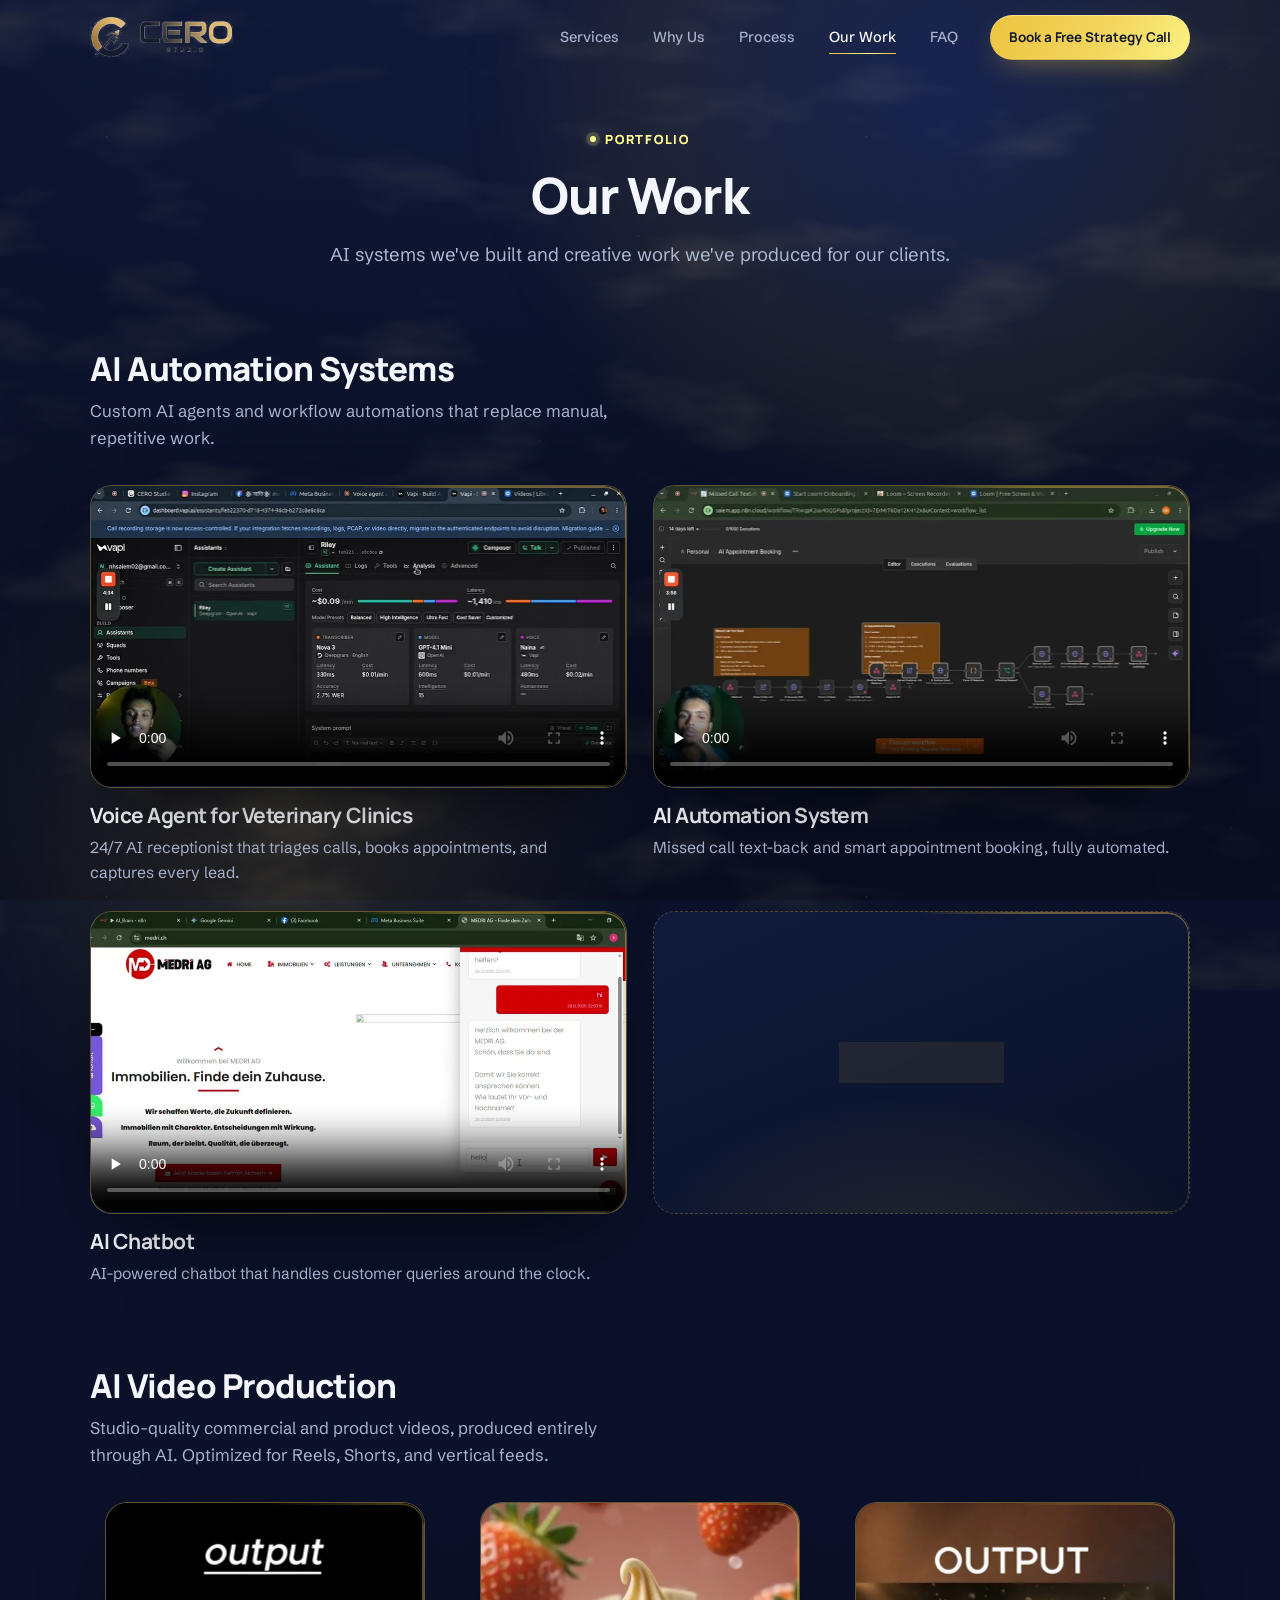
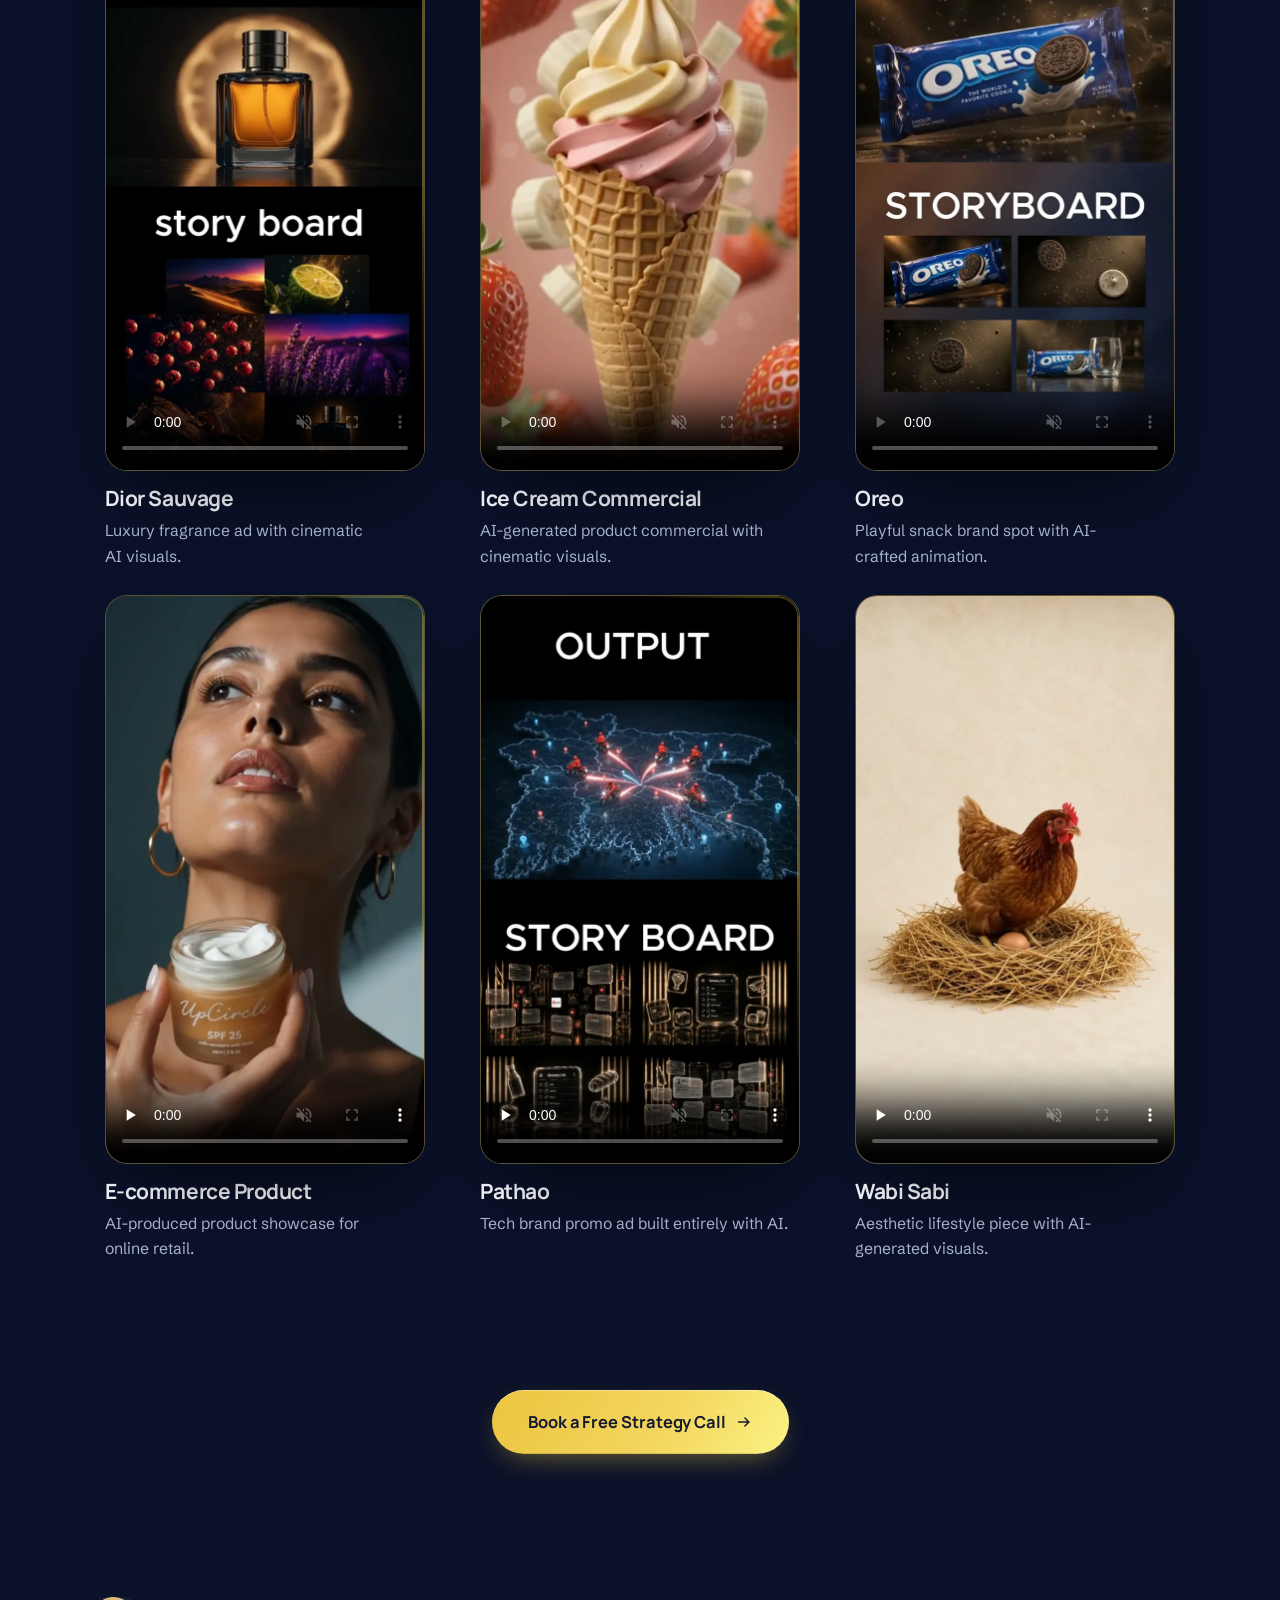
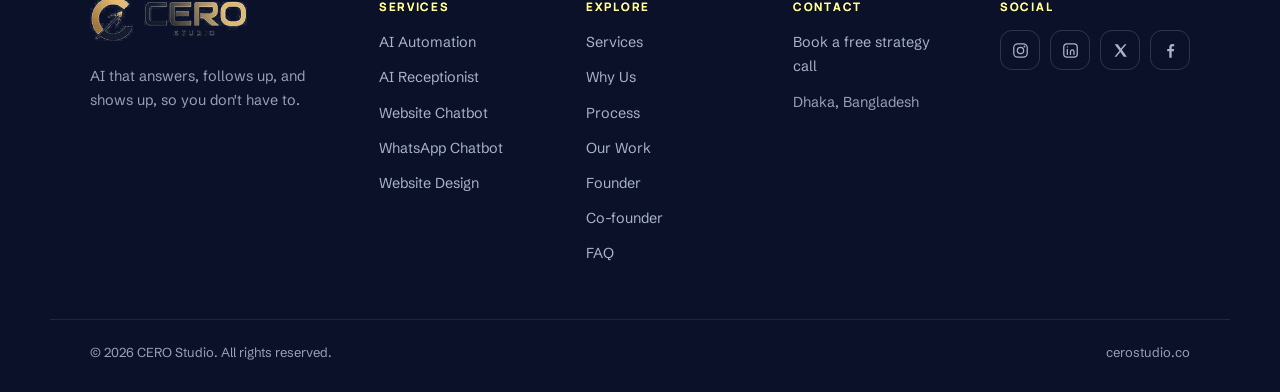
<file: portfolio.html>
<!DOCTYPE html>
<html lang="en">
<head>
<meta charset="utf-8" />
<meta name="viewport" content="width=device-width, initial-scale=1, viewport-fit=cover" />
<title>Our Work | CERO Studio Co.</title>
<meta name="description" content="AI automation systems and AI video production built by CERO Studio Co. Custom AI agents, voice receptionists and studio-quality commercials produced entirely through AI." />
<link rel="canonical" href="https://cerostudio.co/portfolio" />
<meta name="theme-color" content="#0A1128" />

<!-- Open Graph / social -->
<meta property="og:site_name" content="CERO Studio Co." />
<meta property="og:type" content="website" />
<meta property="og:url" content="https://cerostudio.co/portfolio" />
<meta property="og:title" content="Our Work | CERO Studio Co." />
<meta property="og:description" content="AI systems we've built and creative work we've produced for our clients." />
<meta property="og:image" content="https://cerostudio.co/assets/og-image.jpg" />
<meta property="og:image:type" content="image/jpeg" />
<meta property="og:image:width" content="1200" />
<meta property="og:image:height" content="630" />
<meta property="og:image:alt" content="CERO Studio Co. portfolio: AI automation systems and AI video production." />
<meta name="twitter:card" content="summary_large_image" />
<meta name="twitter:title" content="Our Work | CERO Studio Co." />
<meta name="twitter:description" content="AI systems we've built and creative work we've produced for our clients." />
<meta name="twitter:image" content="https://cerostudio.co/assets/og-image.jpg" />

<link rel="icon" href="assets/favicon-16.png" sizes="16x16" type="image/png" />
<link rel="icon" href="assets/favicon-32.png" sizes="32x32" type="image/png" />
<link rel="icon" href="assets/favicon-512.png" sizes="512x512" type="image/png" />
<link rel="apple-touch-icon" sizes="180x180" href="assets/apple-touch-icon.png" />

<!-- Fonts are self-hosted, see the @font-face block at the top of styles.css.
     Preloaded because the stylesheet only reveals them once it has parsed, and
     these two are on the critical path for text. crossorigin is required on a
     font preload even same-origin: fonts are fetched in CORS mode, and without
     it the browser downloads the file twice. -->
<link rel="preload" as="font" type="font/woff2" crossorigin
      href="assets/fonts/schibsted-grotesk-var-latin.woff2" />
<link rel="preload" as="font" type="font/woff2" crossorigin
      href="assets/fonts/manrope-var-latin.woff2" />

<!-- Reveal gate. Every [data-reveal] element starts invisible and main.js is
     what makes it visible. That means any failure to load or execute main.js,
     a bad deploy, a blocked request, an extension, leaves the page blank except
     for the navbar, which is the one block carrying no data-reveal.

     Two independent safety nets, because main.js cannot rescue itself:
       - the .js class: without scripting the hiding rule never applies at all
       - a 2.5s timer: if main.js has not taken over by then, show everything.
         main.js clears this the moment it boots, so a healthy page still gets
         its scroll reveals. -->
<script>
(function () {
  var d = document.documentElement;
  d.className += ' js';
  window.__revealFailsafe = setTimeout(function () {
    d.className += ' reveal-fallback';
  }, 2500);
})();
</script>
<noscript><style>[data-reveal]{opacity:1 !important;transform:none !important}</style></noscript>

<link rel="stylesheet" href="styles.min.css?v=1789838559" />

<script type="application/ld+json">
{
  "@context": "https://schema.org",
  "@type": "CollectionPage",
  "@id": "https://cerostudio.co/portfolio#page",
  "name": "Our Work",
  "description": "AI systems we've built and creative work we've produced for our clients.",
  "url": "https://cerostudio.co/portfolio",
  "isPartOf": { "@id": "https://cerostudio.co/#organization" },
  "about": { "@id": "https://cerostudio.co/#organization" }
}
</script>
</head>
<body>

<a class="skip-link" href="#main">Skip to content</a>

<!-- Same single fixed ground as the homepage. See the "Page background" note in
     README. Nothing on this page paints its own background either. -->
<div class="page-bg" aria-hidden="true">
  <div class="page-bg__glow page-bg__glow--a" data-parallax="0.05"></div>
  <div class="page-bg__glow page-bg__glow--b"></div>
  <div class="page-bg__veins"></div>
  <div class="page-bg__sparkle"></div>
  <div class="page-bg__grain"></div>
</div>

<!-- ═══════════════════ NAVBAR ═══════════════════ -->
<!-- Every in-page anchor is prefixed with index.html: this is a separate
     document, so a bare #services would scroll to nothing here. "Our Work" is
     this page, so it carries .is-active outright rather than waiting on the
     scroll spy, which only tracks same-document #id links. -->
<header class="nav" id="nav">
  <div class="nav__inner container">
    <a class="logo" href="/" aria-label="CERO Studio home">
      <img class="logo__img" src="assets/logo-navbar.webp" width="286" height="80"
           alt="CERO Studio" fetchpriority="high" />
    </a>

    <nav class="nav__links" id="navLinks" aria-label="Primary">
      <a href="/#services" class="nav__link">Services</a>
      <a href="/#why-us" class="nav__link">Why Us</a>
      <a href="/#process" class="nav__link">Process</a>
      <a href="/portfolio" class="nav__link is-active" aria-current="page">Our Work</a>
      <a href="/#faq" class="nav__link">FAQ</a>
      <a href="https://cal.com/cerostudio/free-discovery-call" class="btn btn--gold btn--sm nav__cta" target="_blank" rel="noopener noreferrer">Book a Free Strategy Call</a>
    </nav>

    <button class="nav__toggle" id="navToggle" aria-label="Open menu" aria-expanded="false" aria-controls="navLinks">
      <span></span><span></span><span></span>
    </button>
  </div>
</header>

<main id="main">

<!-- ═══════════════════ HERO ═══════════════════ -->
<section class="section section--alt section--pagehead">
  <div class="container">
    <header class="sec-head sec-head--center">
      <p class="eyebrow eyebrow--dark"><span class="eyebrow__dot" aria-hidden="true"></span>Portfolio</p>
      <h1 class="sec-title">Our Work</h1>
      <p class="sec-sub">
        AI systems we've built and creative work we've produced for our clients.
      </p>
    </header>
  </div>
</section>

<!-- ═══════════════════ PORTFOLIO ═══════════════════
     Two groups, two frame shapes. Automation systems are screen recordings, so
     they run 16:9 two up; video production is Reels/Shorts work, so that group
     carries .work-grid--vertical and its slots are 9:16, three up. Both share
     the same .work__slot / .work__title / .work__desc styles, so a slot holding
     a real player and one still waiting on a file are the same box. Turning a
     placeholder into a finished card is a matter of dropping a <video> in and
     deleting the badge:

       <div class="work__slot">
         <video class="work__media" controls preload="none" playsinline
                poster="/assets/videos/NAME-poster.webp">
           <source src="/assets/videos/NAME.mp4" type="video/mp4" />
           Your browser cannot play this video.
           <a href="/assets/videos/NAME.mp4">Download it instead.</a>
         </video>
       </div>

     preload="none" is what keeps this page cheap: there are nine players here and
     roughly 30 MB behind them, and nothing is fetched until someone presses play
     or the vertical autoplay observer reaches one. The sources are remuxed with
     faststart, see scripts/build-videos.py, so playback starts before the whole
     file has arrived. They are served from /assets/videos/ to pick up the
     one-year immutable Cache-Control header that /assets/* carries. -->
<section class="section section--alt section--pfwork">
  <div class="container">

    <section class="pf-group">
      <header class="pf-group__head">
        <h2 class="pf-group__title" data-reveal>AI Automation Systems</h2>
        <p class="pf-group__intro" data-reveal style="--rd:80ms">
          Custom AI agents and workflow automations that replace manual, repetitive work.
        </p>
      </header>

      <ul class="work-grid">
        <li class="work__item" data-reveal>
          <div class="work__slot">
            <video class="work__media" controls preload="none" playsinline
                   poster="/assets/videos/voice-agent-demo-poster.webp">
              <source src="/assets/videos/voice-agent-demo.mp4" type="video/mp4" />
              Your browser cannot play this video.
              <a href="/assets/videos/voice-agent-demo.mp4">Download it instead.</a>
            </video>
          </div>
          <h3 class="work__title">Voice Agent for Veterinary Clinics</h3>
          <p class="work__desc">
            24/7 AI receptionist that triages calls, books appointments, and captures every lead.
          </p>
        </li>
        <li class="work__item" data-reveal style="--rd:100ms">
          <div class="work__slot">
            <video class="work__media" controls preload="none" playsinline
                   poster="/assets/videos/automation-compressed-poster.webp">
              <source src="/assets/videos/automation-compressed.mp4" type="video/mp4" />
              Your browser cannot play this video.
              <a href="/assets/videos/automation-compressed.mp4">Download it instead.</a>
            </video>
          </div>
          <h3 class="work__title">AI Automation System</h3>
          <p class="work__desc">
            Missed call text-back and smart appointment booking, fully automated.
          </p>
        </li>
        <li class="work__item" data-reveal style="--rd:200ms">
          <div class="work__slot">
            <video class="work__media" controls preload="none" playsinline
                   poster="/assets/videos/chatbot-compressed-poster.webp">
              <source src="/assets/videos/chatbot-compressed.mp4" type="video/mp4" />
              Your browser cannot play this video.
              <a href="/assets/videos/chatbot-compressed.mp4">Download it instead.</a>
            </video>
          </div>
          <h3 class="work__title">AI Chatbot</h3>
          <p class="work__desc">
            AI-powered chatbot that handles customer queries around the clock.
          </p>
        </li>
        <li class="work__item" data-reveal style="--rd:300ms">
          <div class="work__slot work__slot--empty">
            <span class="work__badge"><span class="eyebrow__dot" aria-hidden="true"></span>In Production</span>
          </div>
        </li>
      </ul>
    </section>

    <!-- Vertical group. These are Reels/Shorts cuts, so the slot is locked to
         9:16 by .work-grid--vertical and the grid runs three up rather than two.
         Each card is capped at 320px so a portrait frame stays a phone-shaped
         object instead of stretching into a full column, which is what makes a
         vertical video read as premium rather than upscaled.

         data-autoplay marks these for initReelAutoplay in main.js: muted + loop
         + play on entering the viewport, pause on leaving. muted is what makes
         autoplay permissible at all; every browser blocks it with sound. The
         controls stay, so anyone can scrub or unmute, and the observer backs off
         for good on a video the visitor pauses by hand. -->
    <section class="pf-group">
      <header class="pf-group__head">
        <h2 class="pf-group__title" data-reveal>AI Video Production</h2>
        <p class="pf-group__intro" data-reveal style="--rd:80ms">
          Studio-quality commercial and product videos, produced entirely through AI.
          Optimized for Reels, Shorts, and vertical feeds.
        </p>
      </header>

      <ul class="work-grid work-grid--vertical">
        <li class="work__item" data-reveal>
          <div class="work__slot">
            <video class="work__media" controls preload="none" playsinline muted loop
                   data-autoplay poster="/assets/videos/dior-sauvage-poster.webp">
              <source src="/assets/videos/dior-sauvage.mp4" type="video/mp4" />
              Your browser cannot play this video.
              <a href="/assets/videos/dior-sauvage.mp4">Download it instead.</a>
            </video>
          </div>
          <h3 class="work__title">Dior Sauvage</h3>
          <p class="work__desc">
            Luxury fragrance ad with cinematic AI visuals.
          </p>
        </li>
        <li class="work__item" data-reveal style="--rd:100ms">
          <div class="work__slot">
            <video class="work__media" controls preload="none" playsinline muted loop
                   data-autoplay poster="/assets/videos/ice-cream-poster.webp">
              <source src="/assets/videos/ice-cream.mp4" type="video/mp4" />
              Your browser cannot play this video.
              <a href="/assets/videos/ice-cream.mp4">Download it instead.</a>
            </video>
          </div>
          <h3 class="work__title">Ice Cream Commercial</h3>
          <p class="work__desc">
            AI-generated product commercial with cinematic visuals.
          </p>
        </li>
        <li class="work__item" data-reveal style="--rd:200ms">
          <div class="work__slot">
            <video class="work__media" controls preload="none" playsinline muted loop
                   data-autoplay poster="/assets/videos/oreo-poster.webp">
              <source src="/assets/videos/oreo.mp4" type="video/mp4" />
              Your browser cannot play this video.
              <a href="/assets/videos/oreo.mp4">Download it instead.</a>
            </video>
          </div>
          <h3 class="work__title">Oreo</h3>
          <p class="work__desc">
            Playful snack brand spot with AI-crafted animation.
          </p>
        </li>
        <li class="work__item" data-reveal style="--rd:300ms">
          <div class="work__slot">
            <video class="work__media" controls preload="none" playsinline muted loop
                   data-autoplay poster="/assets/videos/ecom-poster.webp">
              <source src="/assets/videos/ecom.mp4" type="video/mp4" />
              Your browser cannot play this video.
              <a href="/assets/videos/ecom.mp4">Download it instead.</a>
            </video>
          </div>
          <h3 class="work__title">E-commerce Product</h3>
          <p class="work__desc">
            AI-produced product showcase for online retail.
          </p>
        </li>
        <li class="work__item" data-reveal style="--rd:400ms">
          <div class="work__slot">
            <video class="work__media" controls preload="none" playsinline muted loop
                   data-autoplay poster="/assets/videos/pathao-poster.webp">
              <source src="/assets/videos/pathao.mp4" type="video/mp4" />
              Your browser cannot play this video.
              <a href="/assets/videos/pathao.mp4">Download it instead.</a>
            </video>
          </div>
          <h3 class="work__title">Pathao</h3>
          <p class="work__desc">
            Tech brand promo ad built entirely with AI.
          </p>
        </li>
        <li class="work__item" data-reveal style="--rd:500ms">
          <div class="work__slot">
            <video class="work__media" controls preload="none" playsinline muted loop
                   data-autoplay poster="/assets/videos/wabi-sabi-poster.webp">
              <source src="/assets/videos/wabi-sabi.mp4" type="video/mp4" />
              Your browser cannot play this video.
              <a href="/assets/videos/wabi-sabi.mp4">Download it instead.</a>
            </video>
          </div>
          <h3 class="work__title">Wabi Sabi</h3>
          <p class="work__desc">
            Aesthetic lifestyle piece with AI-generated visuals.
          </p>
        </li>
      </ul>
    </section>

    <div class="pf-cta" data-reveal>
      <a href="https://cal.com/cerostudio/free-discovery-call" class="btn btn--gold btn--lg" target="_blank" rel="noopener noreferrer">
        Book a Free Strategy Call
        <svg viewBox="0 0 20 20" class="btn__icon" aria-hidden="true"><path d="M4 10h11M11 5.5 15.5 10 11 14.5" fill="none" stroke="currentColor" stroke-width="1.6" stroke-linecap="round" stroke-linejoin="round"/></svg>
      </a>
    </div>

  </div>
</section>

</main>

<!-- ═══════════════════ FOOTER ═══════════════════ -->
<footer class="footer section--dark">
  <div class="container footer__inner">
    <div class="footer__brand">
      <a class="logo logo--footer" href="/" aria-label="CERO Studio home">
        <img class="logo__img" src="assets/logo-navbar.webp" width="286" height="80"
             alt="CERO Studio" loading="lazy" fetchpriority="low" />
      </a>
      <p class="footer__tag">AI that answers, follows up, and shows up, so you don't have to.</p>
    </div>

    <!-- Services column. One line per service page; add the next one here
         and in the same block on every other HTML file. See CLAUDE.md. -->
    <nav class="footer__nav" aria-label="Services">
      <p class="footer__h">Services</p>
      <a href="/ai-automation">AI Automation</a>
      <a href="/ai-receptionist">AI Receptionist</a>
      <a href="/website-chatbot">Website Chatbot</a>
      <a href="/whatsapp-chatbot">WhatsApp Chatbot</a>
      <a href="/website-design">Website Design</a>
    </nav>

    <nav class="footer__nav" aria-label="Footer">
      <p class="footer__h">Explore</p>
      <a href="/#services">Services</a>
      <a href="/#why-us">Why Us</a>
      <a href="/#process">Process</a>
      <a href="/portfolio">Our Work</a>
      <a href="/founder">Founder</a>
      <a href="/co-founder">Co-founder</a>
      <a href="/#faq">FAQ</a>
    </nav>

    <div class="footer__nav">
      <p class="footer__h">Contact</p>
      <a href="https://cal.com/cerostudio/free-discovery-call" target="_blank" rel="noopener noreferrer">Book a free strategy call</a>
      <span class="footer__meta">Dhaka, Bangladesh</span>
    </div>

    <div class="footer__nav">
      <p class="footer__h">Social</p>
      <div class="footer__social">
        <a href="https://www.instagram.com/cerostudioco/" aria-label="CERO Studio on Instagram" rel="me noopener noreferrer" target="_blank"><svg viewBox="0 0 24 24" aria-hidden="true"><rect x="3.5" y="3.5" width="17" height="17" rx="5" fill="none" stroke="currentColor" stroke-width="1.6"/><circle cx="12" cy="12" r="4" fill="none" stroke="currentColor" stroke-width="1.6"/><circle cx="17" cy="7" r="1.2" fill="currentColor"/></svg></a>
        <a href="https://www.linkedin.com/company/cero-studio-co/" aria-label="CERO Studio on LinkedIn" rel="me noopener noreferrer" target="_blank"><svg viewBox="0 0 24 24" aria-hidden="true"><rect x="3.5" y="3.5" width="17" height="17" rx="4" fill="none" stroke="currentColor" stroke-width="1.6"/><path d="M8 10.5V17M8 7.4v.1M12 17v-3.6a2.2 2.2 0 0 1 4.4 0V17" fill="none" stroke="currentColor" stroke-width="1.6" stroke-linecap="round"/></svg></a>
        <a href="https://x.com/CeroStudio40" aria-label="CERO Studio on X" rel="me noopener noreferrer" target="_blank"><svg viewBox="0 0 24 24" aria-hidden="true"><path d="M4.6 4h3.9l4 5.6L17.2 4h2.4l-5.9 7.2L20 20h-3.9l-4.3-6-5 6H4.4l6.3-7.6Z" fill="currentColor"/></svg></a>
        <a href="https://www.facebook.com/cerostudioco" aria-label="CERO Studio on Facebook" rel="me noopener noreferrer" target="_blank"><svg viewBox="0 0 24 24" aria-hidden="true"><path d="M13.5 21v-8h2.7l.4-3h-3.1V8.1c0-.87.24-1.46 1.49-1.46H16.7V3.96A20 20 0 0 0 14.38 3.84c-2.3 0-3.88 1.4-3.88 3.98V10H7.8v3h2.7v8Z" fill="currentColor"/></svg></a>
      </div>
    </div>
  </div>

  <div class="container footer__bottom">
    <p>© <span id="year">2026</span> CERO Studio. All rights reserved.</p>
    <p>cerostudio.co</p>
  </div>
</footer>

<script src="main.min.js?v=1789838559" defer></script>
</body>
</html>
</file>
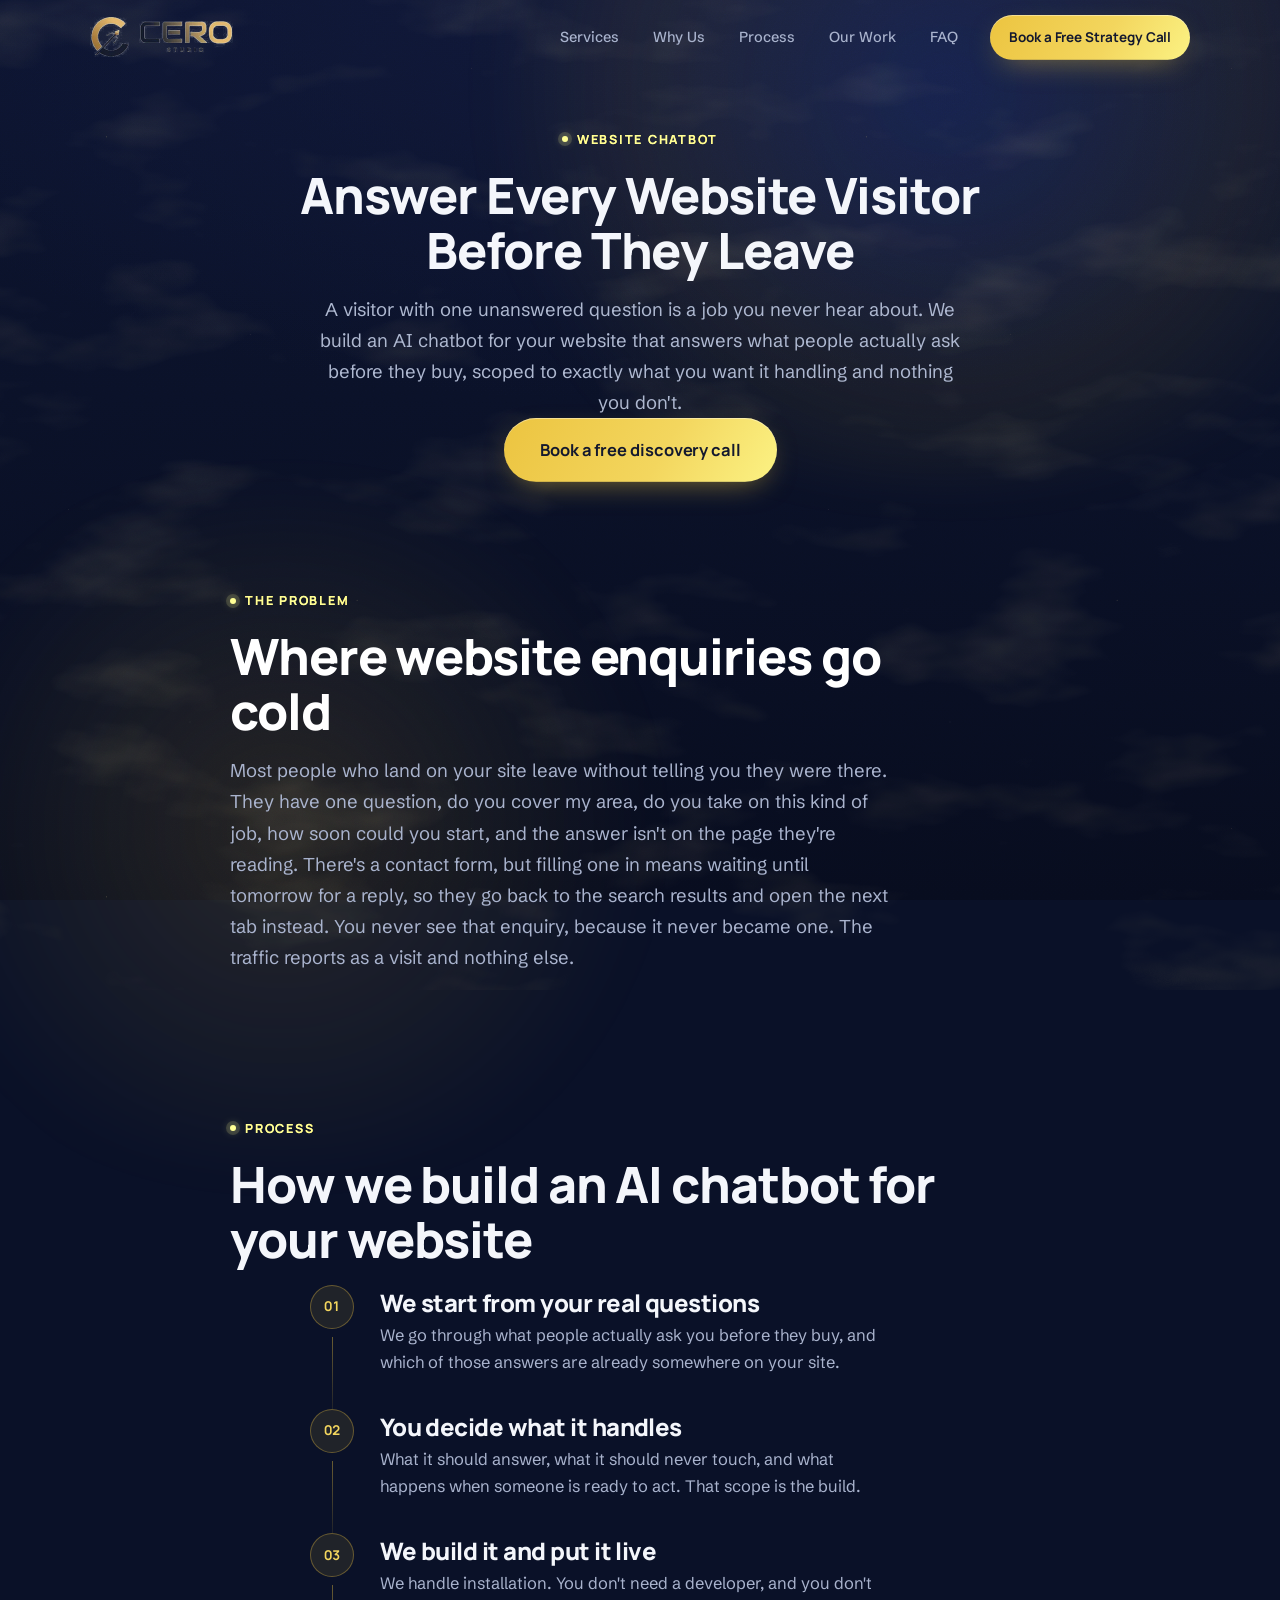
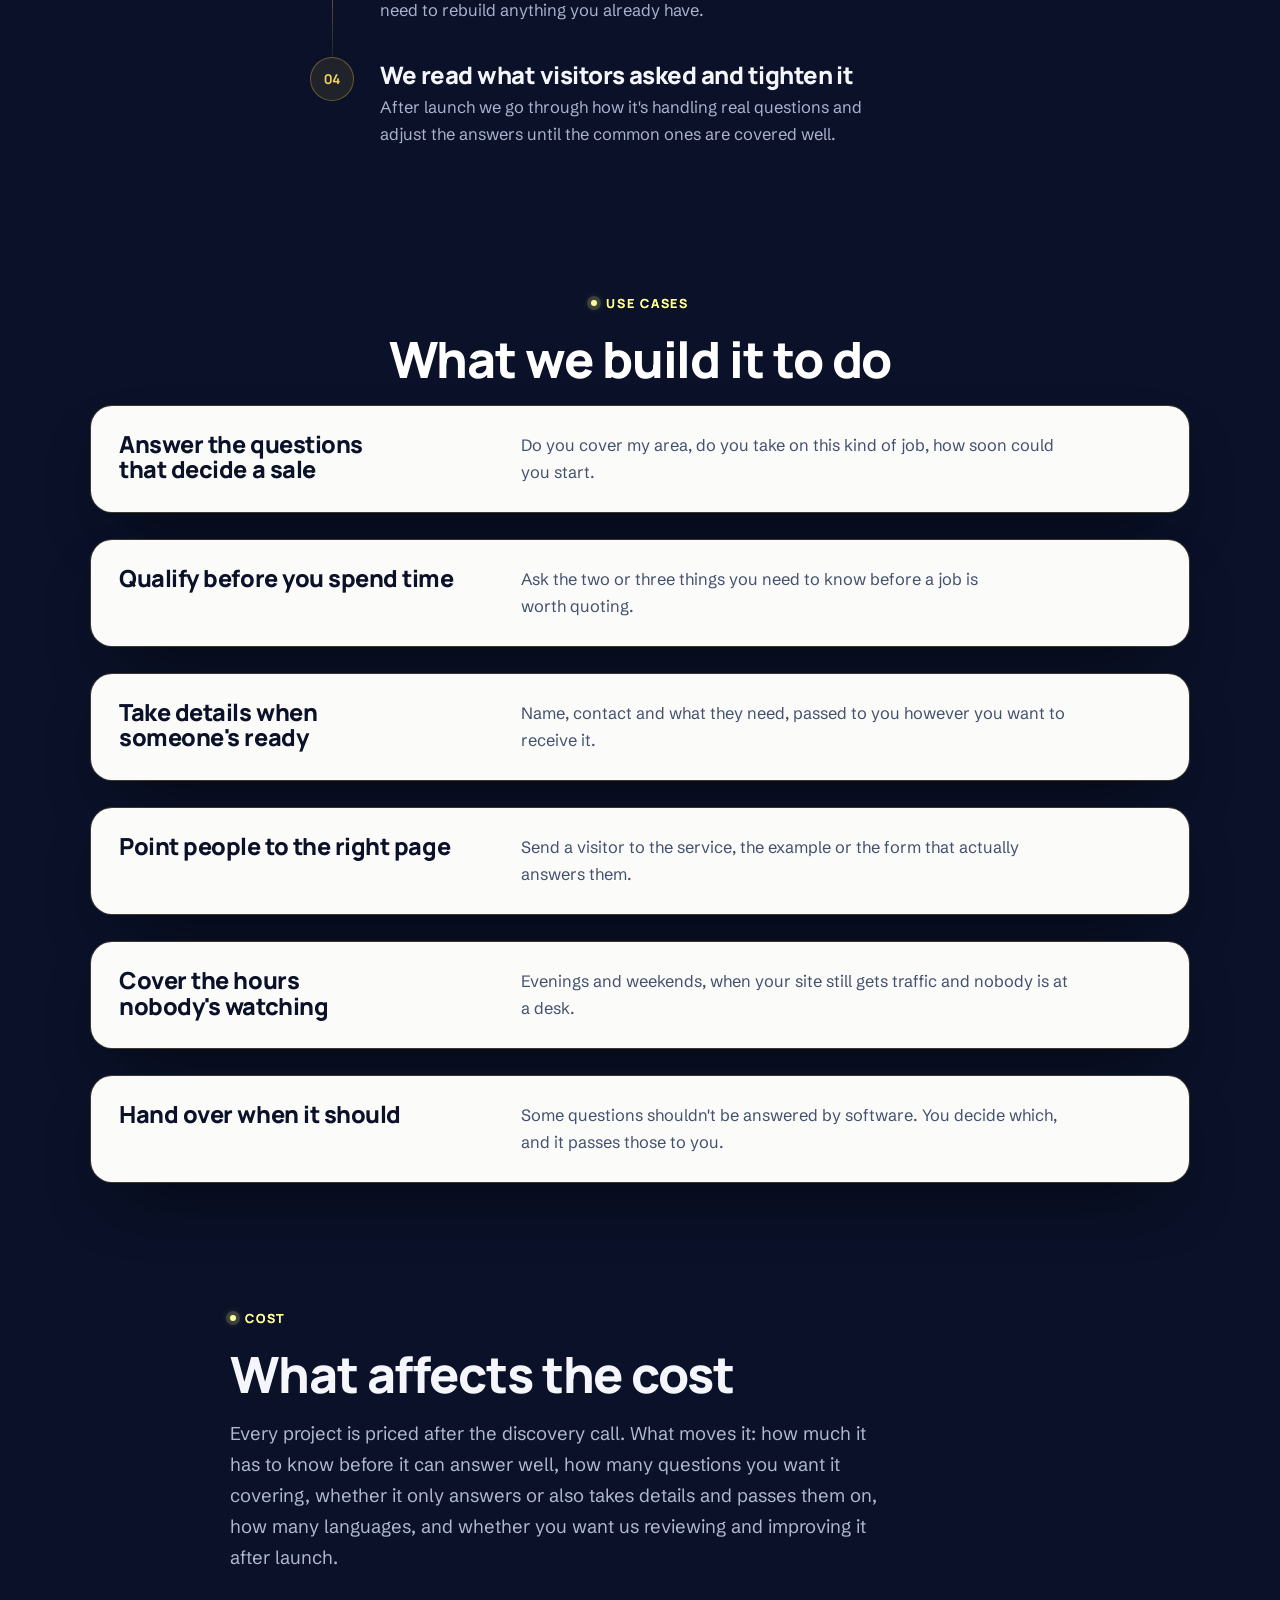
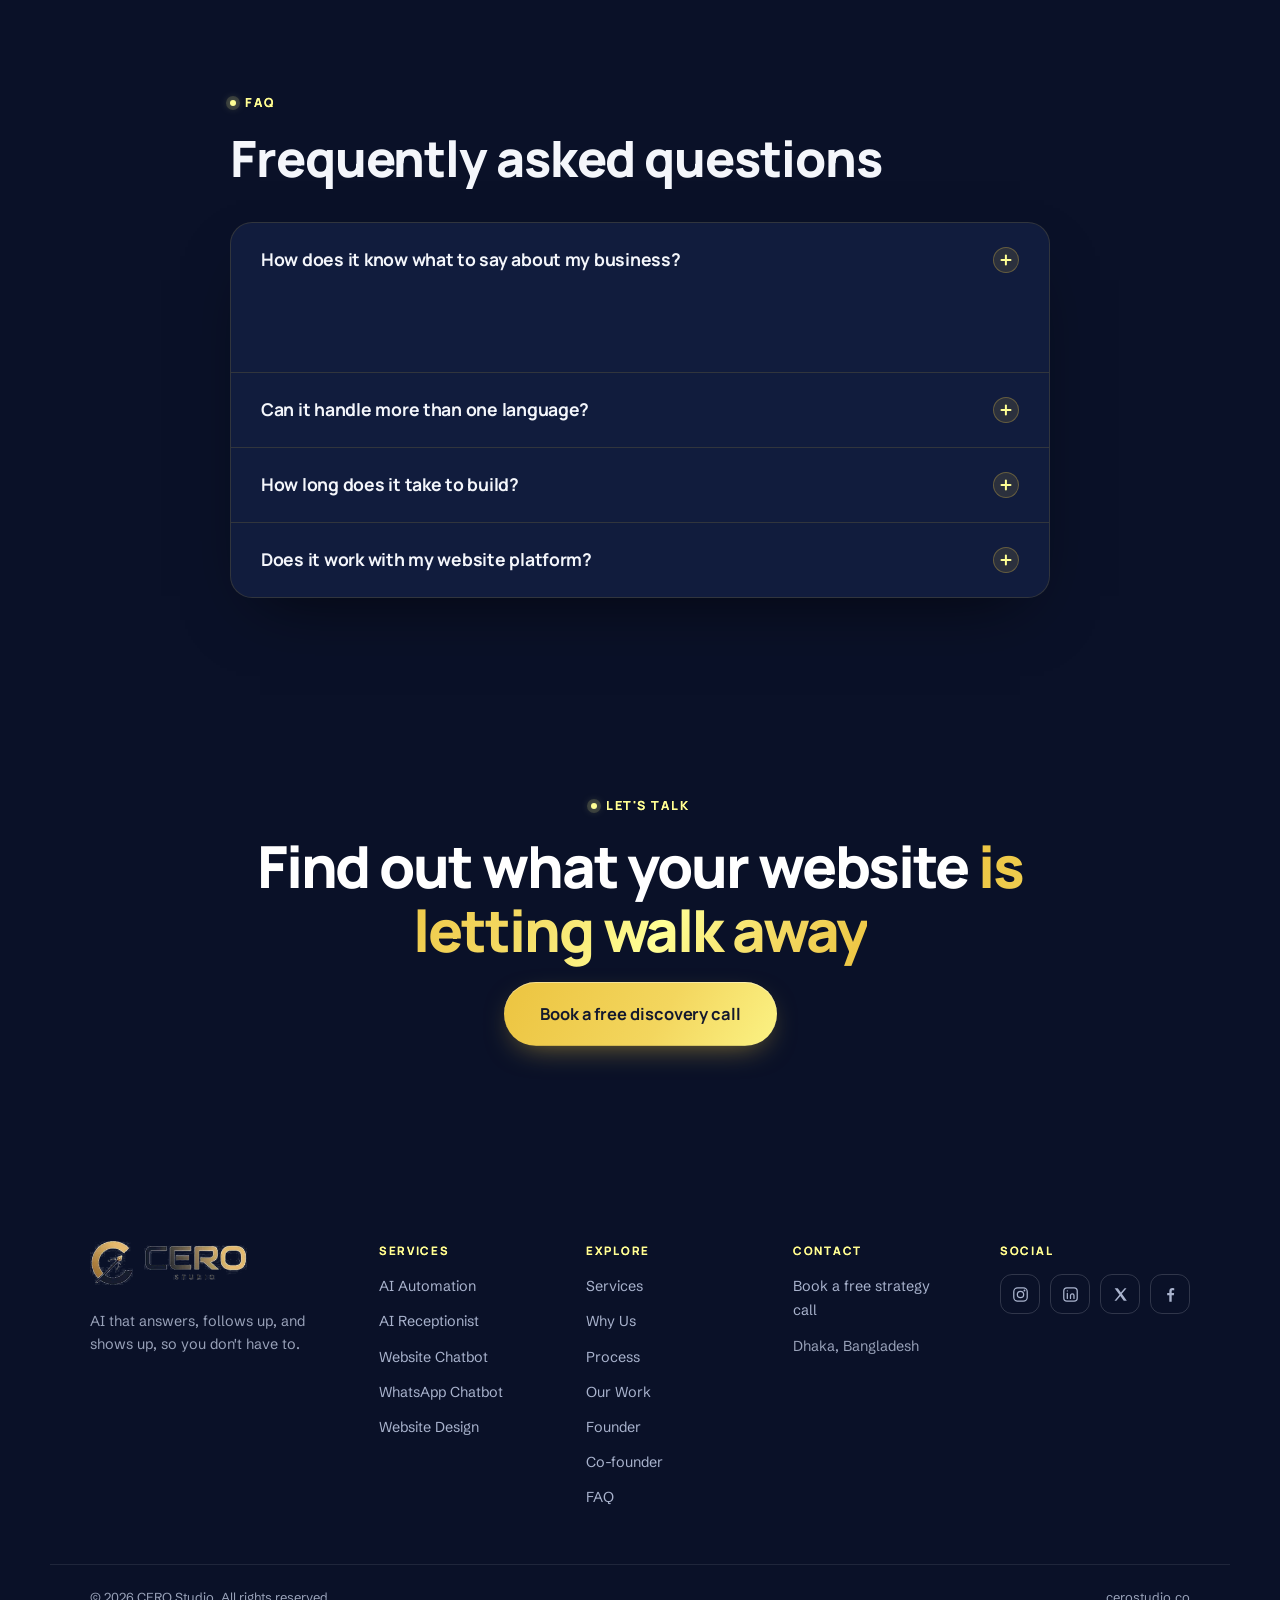
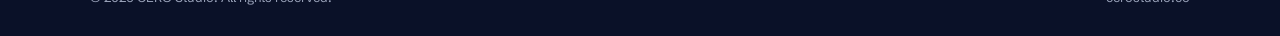
<file: website-chatbot.html>
<!DOCTYPE html>
<html lang="en">
<head>
<!-- ═══════════════════════════════════════════════════════════════════════
     /website-chatbot
     ═══════════════════════════════════════════════════════════════════════
     Built from ai-receptionist.html. ai-automation.html is the template of
     record; copy that one for the next page.

     This is the chatbot on the client's own website. /whatsapp-chatbot is a
     separate page and is never mentioned here: the two compete if either
     describes the other's channel. The problem section is website visitors
     leaving unanswered, deliberately not missed phone calls, which belongs
     to /ai-receptionist.

     Keyword target from SEO-PLAN.md is "ai chatbot for website". Bare
     "chatbot" must not appear in any heading: Ahrefs shows that term is
     dominated by people looking for ChatGPT, so it only ever appears inside
     the full phrase. It is fine in body copy and button labels.

     Nothing on this page asserts a fixed feature set. What the chatbot
     knows, what it does with an enquiry and how it is installed are all
     scoped per client, so the copy says what we build to your spec rather
     than what "it does". Do not add a capability claim here without
     checking it is true of every build.

     The FAQ and the FAQPage block in the head were generated together from
     one source and must stay identical word for word.
     ══════════════════════════════════════════════════════════════════════ -->
<meta charset="utf-8" />
<meta name="viewport" content="width=device-width, initial-scale=1, viewport-fit=cover" />

<!-- EDIT: title, description, canonical -->
<title>AI Chatbot for Your Website | CERO Studio</title>
<meta name="description" content="An AI chatbot for your website that answers what visitors actually ask, built to handle exactly what you want it handling. Book a free discovery call." />
<link rel="canonical" href="https://cerostudio.co/website-chatbot" />
<meta name="theme-color" content="#0A1128" />

<!-- Open Graph / social. EDIT url, title, description and image:alt.
     The shared og-image is reused deliberately: no per-page artwork exists,
     and a missing image renders far worse than a generic one. -->
<meta property="og:site_name" content="CERO Studio Co." />
<meta property="og:type" content="website" />
<meta property="og:url" content="https://cerostudio.co/website-chatbot" />
<meta property="og:title" content="AI Chatbot for Your Website | CERO Studio" />
<meta property="og:description" content="An AI chatbot for your website that answers what visitors actually ask, built to handle exactly what you want it handling. Book a free discovery call." />
<meta property="og:image" content="https://cerostudio.co/assets/og-image.jpg" />
<meta property="og:image:type" content="image/jpeg" />
<meta property="og:image:width" content="1200" />
<meta property="og:image:height" content="630" />
<meta property="og:image:alt" content="CERO Studio Co. AI chatbot for your website, for local businesses." />
<meta name="twitter:card" content="summary_large_image" />
<meta name="twitter:title" content="AI Chatbot for Your Website | CERO Studio" />
<meta name="twitter:description" content="An AI chatbot for your website that answers what visitors actually ask, built to handle exactly what you want it handling. Book a free discovery call." />
<meta name="twitter:image" content="https://cerostudio.co/assets/og-image.jpg" />

<!-- Shared chrome from here down: do not edit per page. -->
<link rel="icon" href="assets/favicon-16.png" sizes="16x16" type="image/png" />
<link rel="icon" href="assets/favicon-32.png" sizes="32x32" type="image/png" />
<link rel="icon" href="assets/favicon-512.png" sizes="512x512" type="image/png" />
<link rel="apple-touch-icon" sizes="180x180" href="assets/apple-touch-icon.png" />

<!-- Fonts are self-hosted, see the @font-face block at the top of styles.css.
     Preloaded because the stylesheet only reveals them once it has parsed, and
     these two are on the critical path for text. crossorigin is required on a
     font preload even same-origin: fonts are fetched in CORS mode, and without
     it the browser downloads the file twice. -->
<link rel="preload" as="font" type="font/woff2" crossorigin
      href="assets/fonts/schibsted-grotesk-var-latin.woff2" />
<link rel="preload" as="font" type="font/woff2" crossorigin
      href="assets/fonts/manrope-var-latin.woff2" />

<!-- Reveal gate. Every [data-reveal] element starts invisible and main.js is
     what makes it visible. That means any failure to load or execute main.js,
     a bad deploy, a blocked request, an extension, leaves the page blank except
     for the navbar, which is the one block carrying no data-reveal.

     Two independent safety nets, because main.js cannot rescue itself:
       - the .js class: without scripting the hiding rule never applies at all
       - a 2.5s timer: if main.js has not taken over by then, show everything.
         main.js clears this the moment it boots, so a healthy page still gets
         its scroll reveals. -->
<script>
(function () {
  var d = document.documentElement;
  d.className += ' js';
  window.__revealFailsafe = setTimeout(function () {
    d.className += ' reveal-fallback';
  }, 2500);
})();
</script>
<noscript><style>[data-reveal]{opacity:1 !important;transform:none !important}</style></noscript>

<link rel="stylesheet" href="styles.min.css?v=1789838559" />

<!-- ─── Structured data ──────────────────────────────────────────────────
     Three blocks, all EDIT per page:
       Service       what this page sells, hung off the homepage Organization
       FAQPage       must mirror the on-page FAQ word for word
       BreadcrumbList Home > this page
     The provider @id points at the Organization defined on the homepage
     rather than redeclaring it, so the whole site describes one company. -->
<script type="application/ld+json">
{
  "@context": "https://schema.org",
  "@type": "Service",
  "@id": "https://cerostudio.co/website-chatbot#service",
  "name": "AI Chatbot for Your Website",
  "serviceType": "AI website chatbot",
  "description": "An AI chatbot for a business website that answers visitor questions and is built to the scope each client sets.",
  "url": "https://cerostudio.co/website-chatbot",
  "provider": {
    "@id": "https://cerostudio.co/#organization"
  },
  "areaServed": [
    {
      "@type": "Country",
      "name": "United Kingdom"
    },
    {
      "@type": "Country",
      "name": "United States"
    },
    {
      "@type": "Country",
      "name": "Canada"
    }
  ],
  "audience": {
    "@type": "Audience",
    "audienceType": "Local businesses"
  },
  "hasOfferCatalog": {
    "@type": "OfferCatalog",
    "name": "What we build it to do",
    "itemListElement": [
      {
        "@type": "Offer",
        "itemOffered": {
          "@type": "Service",
          "name": "Answer the questions that decide a sale"
        }
      },
      {
        "@type": "Offer",
        "itemOffered": {
          "@type": "Service",
          "name": "Qualify before you spend time"
        }
      },
      {
        "@type": "Offer",
        "itemOffered": {
          "@type": "Service",
          "name": "Take details when someone's ready"
        }
      },
      {
        "@type": "Offer",
        "itemOffered": {
          "@type": "Service",
          "name": "Point people to the right page"
        }
      },
      {
        "@type": "Offer",
        "itemOffered": {
          "@type": "Service",
          "name": "Cover the hours nobody's watching"
        }
      },
      {
        "@type": "Offer",
        "itemOffered": {
          "@type": "Service",
          "name": "Hand over when it should"
        }
      }
    ]
  }
}
</script>
<script type="application/ld+json">
{
  "@context": "https://schema.org",
  "@type": "FAQPage",
  "@id": "https://cerostudio.co/website-chatbot#faq",
  "isPartOf": {
    "@id": "https://cerostudio.co/#organization"
  },
  "mainEntity": [
    {
      "@type": "Question",
      "name": "How does it know what to say about my business?",
      "acceptedAnswer": {
        "@type": "Answer",
        "text": "We decide that with you before anything is built. It can work from what's already on your site, from a set of questions and answers we write together, or both. Settling which is part of the discovery call, because it's what determines how well it answers."
      }
    },
    {
      "@type": "Question",
      "name": "Who decides what it can and can't do?",
      "acceptedAnswer": {
        "@type": "Answer",
        "text": "You do. We don't ship a fixed product with a feature list. You tell us what it should handle and what it should never touch, and that scope is what we build. If you want it answering questions and nothing else, that's a perfectly good build."
      }
    },
    {
      "@type": "Question",
      "name": "Can it handle more than one language?",
      "acceptedAnswer": {
        "@type": "Answer",
        "text": "Yes. We build it in the languages you need rather than defaulting to English and adding the rest later. Which languages is one of the things we confirm on the discovery call, because it shapes both the build and what it takes to run."
      }
    },
    {
      "@type": "Question",
      "name": "How long does it take to build?",
      "acceptedAnswer": {
        "@type": "Answer",
        "text": "It depends on the scope you set, which is why we don't put a timeline on it before the discovery call. A chatbot covering a handful of known questions is a much shorter build than one that has to handle a wide range and pass enquiries into your systems. We give you a date once we know which one you are asking for."
      }
    },
    {
      "@type": "Question",
      "name": "Does it work with my website platform?",
      "acceptedAnswer": {
        "@type": "Answer",
        "text": "We handle installation, so this is our problem rather than yours. Tell us what your site is built on when we speak and we'll confirm it before you commit to anything."
      }
    }
  ]
}
</script>
<script type="application/ld+json">
{
  "@context": "https://schema.org",
  "@type": "BreadcrumbList",
  "@id": "https://cerostudio.co/website-chatbot#breadcrumb",
  "itemListElement": [
    {
      "@type": "ListItem",
      "position": 1,
      "name": "Home",
      "item": "https://cerostudio.co/"
    },
    {
      "@type": "ListItem",
      "position": 2,
      "name": "Website Chatbot",
      "item": "https://cerostudio.co/website-chatbot"
    }
  ]
}
</script>
</head>
<body>

<a class="skip-link" href="#main">Skip to content</a>

<!-- Same single fixed ground as the homepage. See the "Page background" note in
     README. Nothing on this page paints its own background either. -->
<div class="page-bg" aria-hidden="true">
  <div class="page-bg__glow page-bg__glow--a" data-parallax="0.05"></div>
  <div class="page-bg__glow page-bg__glow--b"></div>
  <div class="page-bg__veins"></div>
  <div class="page-bg__sparkle"></div>
  <div class="page-bg__grain"></div>
</div>

<!-- ═══════════════════ NAVBAR ═══════════════════
     Shared chrome. Every in-page anchor is prefixed with / because this is a
     separate document: a bare #services would scroll to nothing here. No link
     carries .is-active, since service pages are not in the primary nav. -->
<header class="nav" id="nav">
  <div class="nav__inner container">
    <a class="logo" href="/" aria-label="CERO Studio home">
      <img class="logo__img" src="assets/logo-navbar.webp" width="286" height="80"
           alt="CERO Studio" fetchpriority="high" />
    </a>

    <nav class="nav__links" id="navLinks" aria-label="Primary">
      <a href="/#services" class="nav__link">Services</a>
      <a href="/#why-us" class="nav__link">Why Us</a>
      <a href="/#process" class="nav__link">Process</a>
      <a href="/portfolio" class="nav__link">Our Work</a>
      <a href="/#faq" class="nav__link">FAQ</a>
      <a href="https://cal.com/cerostudio/free-discovery-call" class="btn btn--gold btn--sm nav__cta" target="_blank" rel="noopener noreferrer">Book a Free Strategy Call</a>
    </nav>

    <button class="nav__toggle" id="navToggle" aria-label="Open menu" aria-expanded="false" aria-controls="navLinks">
      <span></span><span></span><span></span>
    </button>
  </div>
</header>

<main id="main">

<!-- ═══════════════════ 1. HERO ═══════════════════
     EDIT: eyebrow, H1, sub. The H1 is the page's keyword target and is the
     only H1 on the page. Button text and href never change. -->
<section class="section section--alt section--pagehead">
  <div class="container">
    <header class="sec-head sec-head--center">
      <p class="eyebrow eyebrow--dark" data-reveal><span class="eyebrow__dot" aria-hidden="true"></span>Website Chatbot</p>
      <h1 class="sec-title" data-reveal style="--rd:80ms">Answer Every Website Visitor Before They Leave</h1>
      <p class="sec-sub" data-reveal style="--rd:140ms">
        A visitor with one unanswered question is a job you never hear about. We build an AI
        chatbot for your website that answers what people actually ask before they buy, scoped
        to exactly what you want it handling and nothing you don't.
      </p>
      <div class="cta__actions" data-reveal style="--rd:200ms">
        <a href="https://cal.com/cerostudio/free-discovery-call?notes=Interested%20in%3A%20Website%20chatbot" class="btn btn--gold btn--lg" target="_blank" rel="noopener noreferrer">
          Book a free discovery call
        </a>
      </div>
    </header>
  </div>
</section>

<!-- ═══════════════════ 2. PROBLEM ═══════════════════
     EDIT: H2 and the paragraph. Name the loss in the reader's own terms
     before offering anything. No product talk in this section.

     This page's problem is website visitors leaving unanswered. Keep phone
     calls out of it: that is /ai-receptionist's problem, and the two pages
     compete if they describe the same loss. -->
<section class="section section--dark">
  <div class="container container--narrow">
    <header class="sec-head">
      <p class="eyebrow" data-reveal><span class="eyebrow__dot" aria-hidden="true"></span>The problem</p>
      <h2 class="sec-title" data-reveal style="--rd:80ms">Where website enquiries go cold</h2>
      <p class="sec-sub" data-reveal style="--rd:140ms">
        Most people who land on your site leave without telling you they were there. They have
        one question, do you cover my area, do you take on this kind of job, how soon could you
        start, and the answer isn't on the page they're reading. There's a contact form, but
        filling one in means waiting until tomorrow for a reply, so they go back to the search
        results and open the next tab instead. You never see that enquiry, because it never
        became one. The traffic reports as a visit and nothing else.
      </p>
    </header>
  </div>
</section>

<!-- ═══════════════════ 3. HOW IT WORKS ═══════════════════
     EDIT: the four steps. Reuses the homepage .steps timeline.

     The H2 carries the "ai chatbot for website" target from SEO-PLAN.md.
     Bare "chatbot" must not appear in any heading on this page: that term
     is dominated by people looking for ChatGPT, so it only ever appears
     inside the full phrase. -->
<section class="section section--alt">
  <div class="container container--narrow">
    <header class="sec-head sec-head--tight">
      <p class="eyebrow eyebrow--dark" data-reveal><span class="eyebrow__dot" aria-hidden="true"></span>Process</p>
      <h2 class="sec-title" data-reveal style="--rd:80ms">How we build an AI chatbot for your website</h2>
    </header>

    <ol class="steps">
      <li class="steps__item" data-reveal style="--rd:80ms">
        <span class="steps__num" aria-hidden="true">01</span>
        <div class="steps__body">
          <h3 class="steps__title">We start from your real questions</h3>
          <p class="steps__text">We go through what people actually ask you before they buy, and which of those answers are already somewhere on your site.</p>
        </div>
      </li>
      <li class="steps__item" data-reveal style="--rd:180ms">
        <span class="steps__num" aria-hidden="true">02</span>
        <div class="steps__body">
          <h3 class="steps__title">You decide what it handles</h3>
          <p class="steps__text">What it should answer, what it should never touch, and what happens when someone is ready to act. That scope is the build.</p>
        </div>
      </li>
      <li class="steps__item" data-reveal style="--rd:280ms">
        <span class="steps__num" aria-hidden="true">03</span>
        <div class="steps__body">
          <h3 class="steps__title">We build it and put it live</h3>
          <p class="steps__text">We handle installation. You don't need a developer, and you don't need to rebuild anything you already have.</p>
        </div>
      </li>
      <li class="steps__item" data-reveal style="--rd:380ms">
        <span class="steps__num" aria-hidden="true">04</span>
        <div class="steps__body">
          <h3 class="steps__title">We read what visitors asked and tighten it</h3>
          <p class="steps__text">After launch we go through how it's handling real questions and adjust the answers until the common ones are covered well.</p>
        </div>
      </li>
    </ol>
  </div>
</section>

<!-- ═══════════════════ 4. USE CASES ═══════════════════
     EDIT: the list items.

     Framed as what we build it to do, not what it does. Scope is decided
     per client, so the page must not assert a fixed feature set. -->
<section class="section section--dark">
  <div class="container">
    <header class="sec-head sec-head--center sec-head--tight">
      <p class="eyebrow" data-reveal><span class="eyebrow__dot" aria-hidden="true"></span>Use cases</p>
      <h2 class="sec-title" data-reveal style="--rd:80ms">What we build it to do</h2>
    </header>

    <ul class="svc-rows svc-rows--compact">
      <li class="svc-row" data-reveal>
        <div class="svc-row__body">
          <div class="svc-row__head">
            <h3 class="svc-row__title">Answer the questions that decide a sale</h3>
          </div>
          <div class="svc-row__detail">
            <p class="svc-row__text">Do you cover my area, do you take on this kind of job, how soon could you start.</p>
          </div>
        </div>
      </li>
      <li class="svc-row" data-reveal style="--rd:45ms">
        <div class="svc-row__body">
          <div class="svc-row__head">
            <h3 class="svc-row__title">Qualify before you spend time</h3>
          </div>
          <div class="svc-row__detail">
            <p class="svc-row__text">Ask the two or three things you need to know before a job is worth quoting.</p>
          </div>
        </div>
      </li>
      <li class="svc-row" data-reveal style="--rd:90ms">
        <div class="svc-row__body">
          <div class="svc-row__head">
            <h3 class="svc-row__title">Take details when someone's ready</h3>
          </div>
          <div class="svc-row__detail">
            <p class="svc-row__text">Name, contact and what they need, passed to you however you want to receive it.</p>
          </div>
        </div>
      </li>
      <li class="svc-row" data-reveal style="--rd:135ms">
        <div class="svc-row__body">
          <div class="svc-row__head">
            <h3 class="svc-row__title">Point people to the right page</h3>
          </div>
          <div class="svc-row__detail">
            <p class="svc-row__text">Send a visitor to the service, the example or the form that actually answers them.</p>
          </div>
        </div>
      </li>
      <li class="svc-row" data-reveal style="--rd:180ms">
        <div class="svc-row__body">
          <div class="svc-row__head">
            <h3 class="svc-row__title">Cover the hours nobody's watching</h3>
          </div>
          <div class="svc-row__detail">
            <p class="svc-row__text">Evenings and weekends, when your site still gets traffic and nobody is at a desk.</p>
          </div>
        </div>
      </li>
      <li class="svc-row" data-reveal style="--rd:225ms">
        <div class="svc-row__body">
          <div class="svc-row__head">
            <h3 class="svc-row__title">Hand over when it should</h3>
          </div>
          <div class="svc-row__detail">
            <p class="svc-row__text">Some questions shouldn't be answered by software. You decide which, and it passes those to you.</p>
          </div>
        </div>
      </li>
    </ul>
  </div>
</section>

<!-- ═══════════════════ 5. WHAT AFFECTS THE COST ═══════════════════
     EDIT: the paragraph only. Never add a figure, a range, a "from" price
     or a currency symbol here. -->
<section class="section section--alt section--tight">
  <div class="container container--narrow">
    <header class="sec-head">
      <p class="eyebrow eyebrow--dark" data-reveal><span class="eyebrow__dot" aria-hidden="true"></span>Cost</p>
      <h2 class="sec-title" data-reveal style="--rd:80ms">What affects the cost</h2>
      <p class="sec-sub" data-reveal style="--rd:140ms">
        Every project is priced after the discovery call. What moves it: how much it has to know
        before it can answer well, how many questions you want it covering, whether it only
        answers or also takes details and passes them on, how many languages, and whether you
        want us reviewing and improving it after launch.
      </p>
    </header>
  </div>
</section>

<!-- ═══════════════════ 6. FAQ ═══════════════════
     EDIT: the questions and answers. Keep this copy identical to the
     FAQPage block in the head, or the structured data stops matching what
     the visitor sees. Ids must be unique: q1/a1, q2/a2 and so on. -->
<section class="section section--alt section--faq" id="faq">
  <div class="container container--narrow">
    <header class="sec-head">
      <p class="eyebrow eyebrow--dark" data-reveal><span class="eyebrow__dot" aria-hidden="true"></span>FAQ</p>
      <h2 class="sec-title" data-reveal style="--rd:80ms">Frequently asked questions</h2>
    </header>

    <div class="faq" id="faqList">

      <div class="faq__item" data-reveal>
        <h3>
          <button class="faq__q" type="button" aria-expanded="false" aria-controls="a1" id="q1">
            <span>How does it know what to say about my business?</span>
            <span class="faq__icon" aria-hidden="true"></span>
          </button>
        </h3>
        <div class="faq__a" id="a1" role="region" aria-labelledby="q1" hidden>
          <div class="faq__a-inner">
            <p>We decide that with you before anything is built. It can work from what's already on your site, from a set of questions and answers we write together, or both. Settling which is part of the discovery call, because it's what determines how well it answers.</p>
          </div>
        </div>
      </div>

      <div class="faq__item" data-reveal style="--rd:60ms">
        <h3>
          <button class="faq__q" type="button" aria-expanded="false" aria-controls="a2" id="q2">
            <span>Who decides what it can and can't do?</span>
            <span class="faq__icon" aria-hidden="true"></span>
          </button>
        </h3>
        <div class="faq__a" id="a2" role="region" aria-labelledby="q2" hidden>
          <div class="faq__a-inner">
            <p>You do. We don't ship a fixed product with a feature list. You tell us what it should handle and what it should never touch, and that scope is what we build. If you want it answering questions and nothing else, that's a perfectly good build.</p>
          </div>
        </div>
      </div>

      <div class="faq__item" data-reveal style="--rd:120ms">
        <h3>
          <button class="faq__q" type="button" aria-expanded="false" aria-controls="a3" id="q3">
            <span>Can it handle more than one language?</span>
            <span class="faq__icon" aria-hidden="true"></span>
          </button>
        </h3>
        <div class="faq__a" id="a3" role="region" aria-labelledby="q3" hidden>
          <div class="faq__a-inner">
            <p>Yes. We build it in the languages you need rather than defaulting to English and adding the rest later. Which languages is one of the things we confirm on the discovery call, because it shapes both the build and what it takes to run.</p>
          </div>
        </div>
      </div>

      <div class="faq__item" data-reveal style="--rd:180ms">
        <h3>
          <button class="faq__q" type="button" aria-expanded="false" aria-controls="a4" id="q4">
            <span>How long does it take to build?</span>
            <span class="faq__icon" aria-hidden="true"></span>
          </button>
        </h3>
        <div class="faq__a" id="a4" role="region" aria-labelledby="q4" hidden>
          <div class="faq__a-inner">
            <p>It depends on the scope you set, which is why we don't put a timeline on it before the discovery call. A chatbot covering a handful of known questions is a much shorter build than one that has to handle a wide range and pass enquiries into your systems. We give you a date once we know which one you are asking for.</p>
          </div>
        </div>
      </div>

      <div class="faq__item" data-reveal style="--rd:240ms">
        <h3>
          <button class="faq__q" type="button" aria-expanded="false" aria-controls="a5" id="q5">
            <span>Does it work with my website platform?</span>
            <span class="faq__icon" aria-hidden="true"></span>
          </button>
        </h3>
        <div class="faq__a" id="a5" role="region" aria-labelledby="q5" hidden>
          <div class="faq__a-inner">
            <p>We handle installation, so this is our problem rather than yours. Tell us what your site is built on when we speak and we'll confirm it before you commit to anything.</p>
          </div>
        </div>
      </div>

    </div>
  </div>
</section>

<!-- ═══════════════════ 7. FINAL CTA ═══════════════════
     EDIT: the H2 only. The link and its label are fixed across the site. -->
<section class="cta section--dark" id="contact">
  <div class="container container--narrow cta__inner">
    <p class="eyebrow" data-reveal><span class="eyebrow__dot" aria-hidden="true"></span>Let's talk</p>
    <h2 class="cta__title" data-reveal style="--rd:80ms">
      Find out what your website<br class="br-md" />
      <span class="gold-text">is letting walk away</span>
    </h2>
    <div class="cta__actions" data-reveal style="--rd:160ms">
      <a href="https://cal.com/cerostudio/free-discovery-call?notes=Interested%20in%3A%20Website%20chatbot" class="btn btn--gold btn--lg" target="_blank" rel="noopener noreferrer">
        Book a free discovery call
      </a>
    </div>
  </div>
</section>

</main>

<!-- ═══════════════════ FOOTER ═══════════════════
     Shared chrome, repeated verbatim in every HTML file. Changing a link here
     means changing it in all of them; see the stack notes in SEO-PLAN.md. -->
<footer class="footer section--dark">
  <div class="container footer__inner">
    <div class="footer__brand">
      <a class="logo logo--footer" href="/" aria-label="CERO Studio home">
        <img class="logo__img" src="assets/logo-navbar.webp" width="286" height="80"
             alt="CERO Studio" loading="lazy" fetchpriority="low" />
      </a>
      <p class="footer__tag">AI that answers, follows up, and shows up, so you don't have to.</p>
    </div>

    <!-- Services column. One line per service page; add the next one here
         and in the same block on every other HTML file. See CLAUDE.md. -->
    <nav class="footer__nav" aria-label="Services">
      <p class="footer__h">Services</p>
      <a href="/ai-automation">AI Automation</a>
      <a href="/ai-receptionist">AI Receptionist</a>
      <a href="/website-chatbot">Website Chatbot</a>
      <a href="/whatsapp-chatbot">WhatsApp Chatbot</a>
      <a href="/website-design">Website Design</a>
    </nav>

    <nav class="footer__nav" aria-label="Footer">
      <p class="footer__h">Explore</p>
      <a href="/#services">Services</a>
      <a href="/#why-us">Why Us</a>
      <a href="/#process">Process</a>
      <a href="/portfolio">Our Work</a>
      <a href="/founder">Founder</a>
      <a href="/co-founder">Co-founder</a>
      <a href="/#faq">FAQ</a>
    </nav>

    <div class="footer__nav">
      <p class="footer__h">Contact</p>
      <a href="https://cal.com/cerostudio/free-discovery-call" target="_blank" rel="noopener noreferrer">Book a free strategy call</a>
      <span class="footer__meta">Dhaka, Bangladesh</span>
    </div>

    <div class="footer__nav">
      <p class="footer__h">Social</p>
      <div class="footer__social">
        <a href="https://www.instagram.com/cerostudioco/" aria-label="CERO Studio on Instagram" rel="me noopener noreferrer" target="_blank"><svg viewBox="0 0 24 24" aria-hidden="true"><rect x="3.5" y="3.5" width="17" height="17" rx="5" fill="none" stroke="currentColor" stroke-width="1.6"/><circle cx="12" cy="12" r="4" fill="none" stroke="currentColor" stroke-width="1.6"/><circle cx="17" cy="7" r="1.2" fill="currentColor"/></svg></a>
        <a href="https://www.linkedin.com/company/cero-studio-co/" aria-label="CERO Studio on LinkedIn" rel="me noopener noreferrer" target="_blank"><svg viewBox="0 0 24 24" aria-hidden="true"><rect x="3.5" y="3.5" width="17" height="17" rx="4" fill="none" stroke="currentColor" stroke-width="1.6"/><path d="M8 10.5V17M8 7.4v.1M12 17v-3.6a2.2 2.2 0 0 1 4.4 0V17" fill="none" stroke="currentColor" stroke-width="1.6" stroke-linecap="round"/></svg></a>
        <a href="https://x.com/CeroStudio40" aria-label="CERO Studio on X" rel="me noopener noreferrer" target="_blank"><svg viewBox="0 0 24 24" aria-hidden="true"><path d="M4.6 4h3.9l4 5.6L17.2 4h2.4l-5.9 7.2L20 20h-3.9l-4.3-6-5 6H4.4l6.3-7.6Z" fill="currentColor"/></svg></a>
        <a href="https://www.facebook.com/cerostudioco" aria-label="CERO Studio on Facebook" rel="me noopener noreferrer" target="_blank"><svg viewBox="0 0 24 24" aria-hidden="true"><path d="M13.5 21v-8h2.7l.4-3h-3.1V8.1c0-.87.24-1.46 1.49-1.46H16.7V3.96A20 20 0 0 0 14.38 3.84c-2.3 0-3.88 1.4-3.88 3.98V10H7.8v3h2.7v8Z" fill="currentColor"/></svg></a>
      </div>
    </div>
  </div>

  <div class="container footer__bottom">
    <p>© <span id="year">2026</span> CERO Studio. All rights reserved.</p>
    <p>cerostudio.co</p>
  </div>
</footer>

<script src="main.min.js?v=1789838559" defer></script>
</body>
</html>
</file>
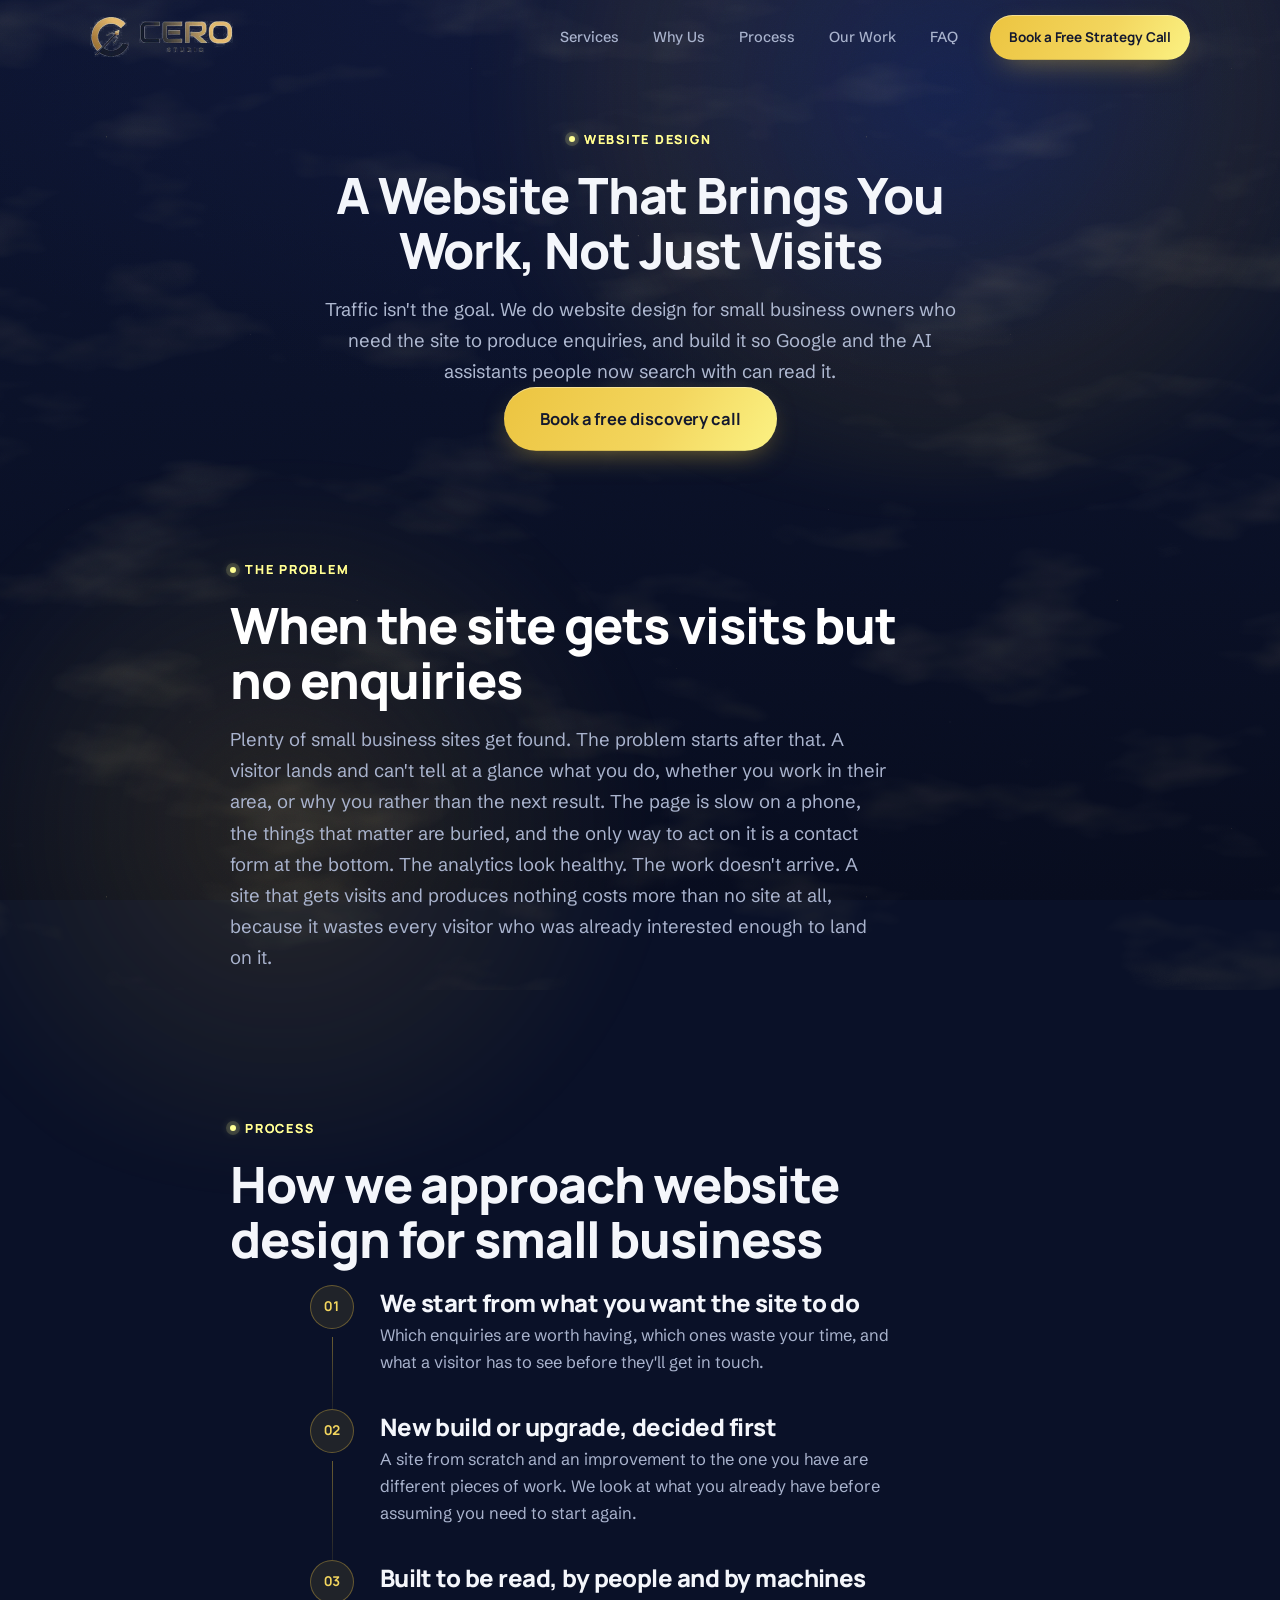
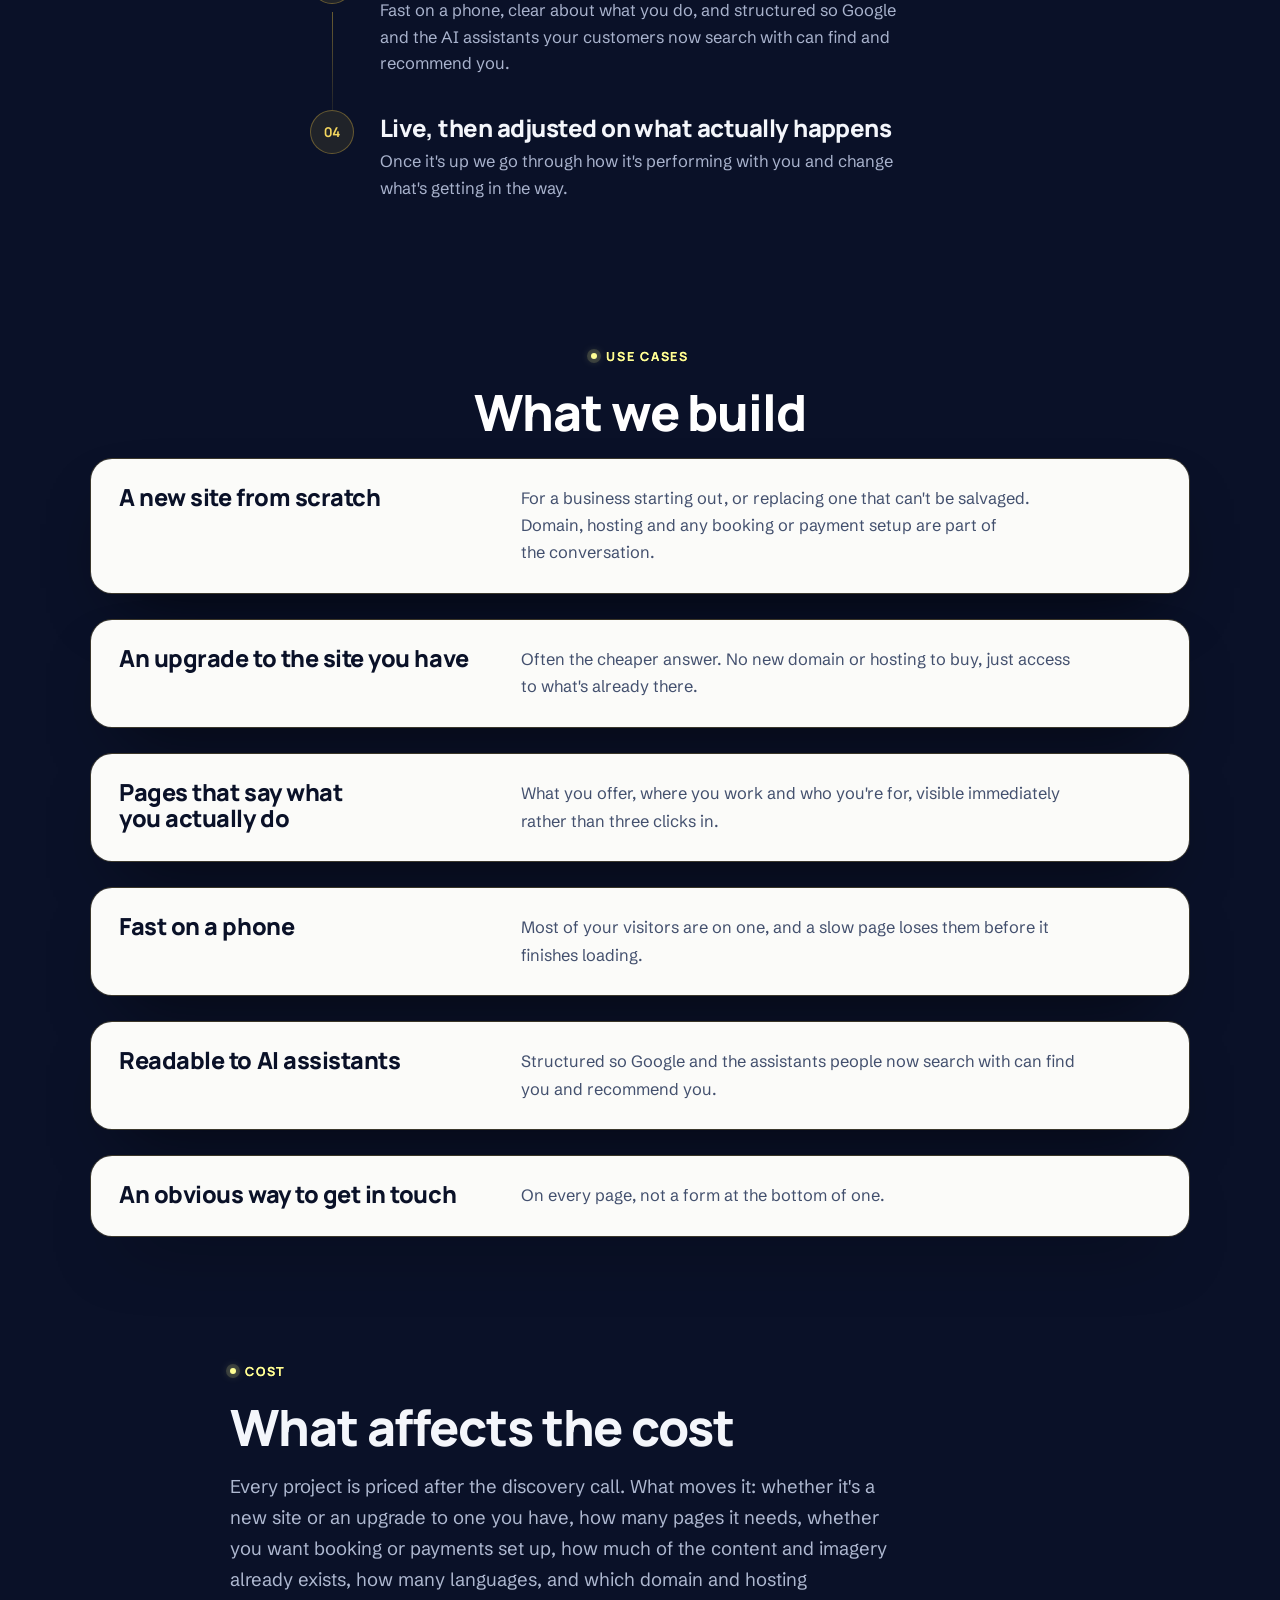
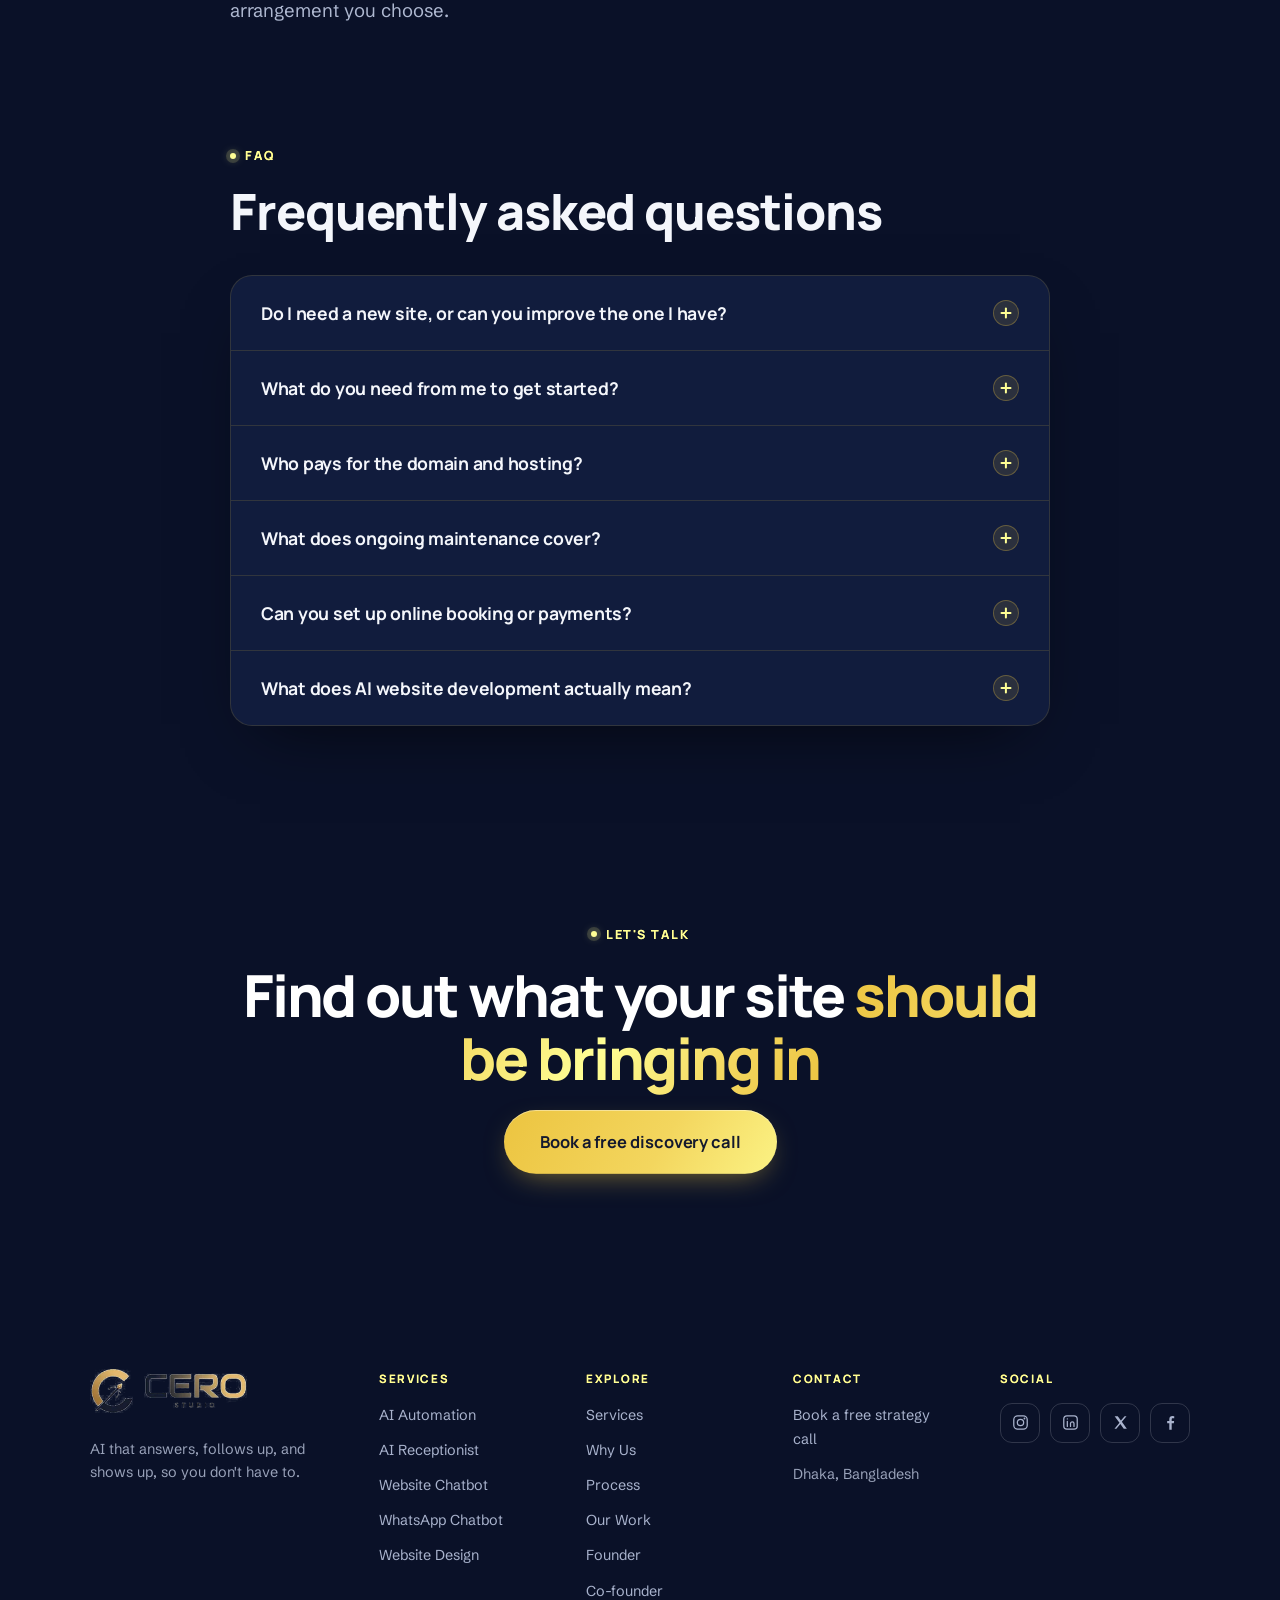
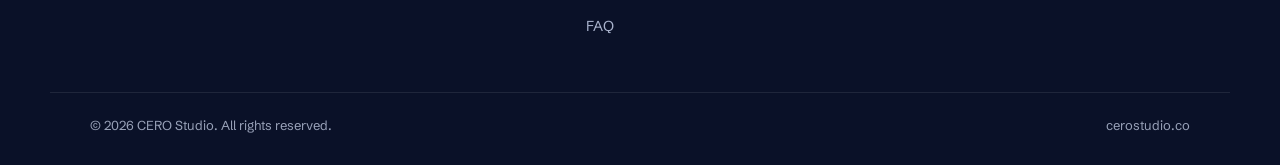
<file: website-design.html>
<!DOCTYPE html>
<html lang="en">
<head>
<!-- ═══════════════════════════════════════════════════════════════════════
     /website-design
     ═══════════════════════════════════════════════════════════════════════
     Built from website-chatbot.html. ai-automation.html is the template of
     record; copy that one for the next page.

     Keyword targets from SEO-PLAN.md: "website design for small business",
     in the hero and the how-it-works H2, and "AI website development", in
     the title and the last FAQ. Never write "website building" here.

     Stays inside the claim homepage service card 04 already makes: built to
     convert, fast, mobile-friendly, structured so Google and AI assistants
     can find and recommend you. Step 03, the "Readable to AI assistants"
     use case and the last FAQ all restate that and go no further. Do not
     extend into schema, markup or SEO-service claims without checking.

     Website work comes in two forms and the page says so throughout: a new
     build, which needs a domain, hosting and any booking or payment setup;
     and an upgrade to an existing site, which needs none of those, only
     access to what is already there. Step 02, the first two use cases, the
     cost section and three FAQ answers all turn on that distinction.

     Domain and hosting mirrors the framing in /ai-automation's "Who pays
     for the tools the automation runs on?" so the two read consistently:
     either the client holds them and we charge for the build only, or we
     set them up and they pay one monthly amount. If that arrangement ends
     the domain and hosting transfer to the client; the site is theirs
     either way.

     Maintenance is defined rather than left open: bugs and anything we got
     wrong are free, changes the client wants afterwards are separate work.

     Six FAQ questions rather than the usual five, because maintenance
     needed its own answer. The FAQ and the FAQPage block in the head were
     generated together from one source and must stay identical word for
     word.

     No delivery timeline, week count or price anywhere.
     ══════════════════════════════════════════════════════════════════════ -->
<meta charset="utf-8" />
<meta name="viewport" content="width=device-width, initial-scale=1, viewport-fit=cover" />

<!-- EDIT: title, description, canonical -->
<title>Website Design &amp; AI Website Development | CERO Studio</title>
<meta name="description" content="Website design for small business: built to turn visits into enquiries and stay readable to Google and AI assistants. Book a free discovery call." />
<link rel="canonical" href="https://cerostudio.co/website-design" />
<meta name="theme-color" content="#0A1128" />

<!-- Open Graph / social. EDIT url, title, description and image:alt.
     The shared og-image is reused deliberately: no per-page artwork exists,
     and a missing image renders far worse than a generic one. -->
<meta property="og:site_name" content="CERO Studio Co." />
<meta property="og:type" content="website" />
<meta property="og:url" content="https://cerostudio.co/website-design" />
<meta property="og:title" content="Website Design &amp; AI Website Development | CERO Studio" />
<meta property="og:description" content="Website design for small business: built to turn visits into enquiries and stay readable to Google and AI assistants. Book a free discovery call." />
<meta property="og:image" content="https://cerostudio.co/assets/og-image.jpg" />
<meta property="og:image:type" content="image/jpeg" />
<meta property="og:image:width" content="1200" />
<meta property="og:image:height" content="630" />
<meta property="og:image:alt" content="CERO Studio Co. website design and AI website development for local businesses." />
<meta name="twitter:card" content="summary_large_image" />
<meta name="twitter:title" content="Website Design &amp; AI Website Development | CERO Studio" />
<meta name="twitter:description" content="Website design for small business: built to turn visits into enquiries and stay readable to Google and AI assistants. Book a free discovery call." />
<meta name="twitter:image" content="https://cerostudio.co/assets/og-image.jpg" />

<!-- Shared chrome from here down: do not edit per page. -->
<link rel="icon" href="assets/favicon-16.png" sizes="16x16" type="image/png" />
<link rel="icon" href="assets/favicon-32.png" sizes="32x32" type="image/png" />
<link rel="icon" href="assets/favicon-512.png" sizes="512x512" type="image/png" />
<link rel="apple-touch-icon" sizes="180x180" href="assets/apple-touch-icon.png" />

<!-- Fonts are self-hosted, see the @font-face block at the top of styles.css.
     Preloaded because the stylesheet only reveals them once it has parsed, and
     these two are on the critical path for text. crossorigin is required on a
     font preload even same-origin: fonts are fetched in CORS mode, and without
     it the browser downloads the file twice. -->
<link rel="preload" as="font" type="font/woff2" crossorigin
      href="assets/fonts/schibsted-grotesk-var-latin.woff2" />
<link rel="preload" as="font" type="font/woff2" crossorigin
      href="assets/fonts/manrope-var-latin.woff2" />

<!-- Reveal gate. Every [data-reveal] element starts invisible and main.js is
     what makes it visible. That means any failure to load or execute main.js,
     a bad deploy, a blocked request, an extension, leaves the page blank except
     for the navbar, which is the one block carrying no data-reveal.

     Two independent safety nets, because main.js cannot rescue itself:
       - the .js class: without scripting the hiding rule never applies at all
       - a 2.5s timer: if main.js has not taken over by then, show everything.
         main.js clears this the moment it boots, so a healthy page still gets
         its scroll reveals. -->
<script>
(function () {
  var d = document.documentElement;
  d.className += ' js';
  window.__revealFailsafe = setTimeout(function () {
    d.className += ' reveal-fallback';
  }, 2500);
})();
</script>
<noscript><style>[data-reveal]{opacity:1 !important;transform:none !important}</style></noscript>

<link rel="stylesheet" href="styles.min.css?v=1789838559" />

<!-- ─── Structured data ──────────────────────────────────────────────────
     Three blocks, all EDIT per page:
       Service       what this page sells, hung off the homepage Organization
       FAQPage       must mirror the on-page FAQ word for word
       BreadcrumbList Home > this page
     The provider @id points at the Organization defined on the homepage
     rather than redeclaring it, so the whole site describes one company. -->
<script type="application/ld+json">
{
  "@context": "https://schema.org",
  "@type": "Service",
  "@id": "https://cerostudio.co/website-design#service",
  "name": "Website Design and AI Website Development",
  "serviceType": "Website design",
  "description": "Website design and AI website development for small businesses: new builds and upgrades to existing sites, built to produce enquiries.",
  "url": "https://cerostudio.co/website-design",
  "provider": {
    "@id": "https://cerostudio.co/#organization"
  },
  "areaServed": [
    {
      "@type": "Country",
      "name": "United Kingdom"
    },
    {
      "@type": "Country",
      "name": "United States"
    },
    {
      "@type": "Country",
      "name": "Canada"
    }
  ],
  "audience": {
    "@type": "Audience",
    "audienceType": "Local businesses"
  },
  "hasOfferCatalog": {
    "@type": "OfferCatalog",
    "name": "What we build",
    "itemListElement": [
      {
        "@type": "Offer",
        "itemOffered": {
          "@type": "Service",
          "name": "A new site from scratch"
        }
      },
      {
        "@type": "Offer",
        "itemOffered": {
          "@type": "Service",
          "name": "An upgrade to the site you have"
        }
      },
      {
        "@type": "Offer",
        "itemOffered": {
          "@type": "Service",
          "name": "Pages that say what you actually do"
        }
      },
      {
        "@type": "Offer",
        "itemOffered": {
          "@type": "Service",
          "name": "Fast on a phone"
        }
      },
      {
        "@type": "Offer",
        "itemOffered": {
          "@type": "Service",
          "name": "Readable to AI assistants"
        }
      },
      {
        "@type": "Offer",
        "itemOffered": {
          "@type": "Service",
          "name": "An obvious way to get in touch"
        }
      }
    ]
  }
}
</script>
<script type="application/ld+json">
{
  "@context": "https://schema.org",
  "@type": "FAQPage",
  "@id": "https://cerostudio.co/website-design#faq",
  "isPartOf": {
    "@id": "https://cerostudio.co/#organization"
  },
  "mainEntity": [
    {
      "@type": "Question",
      "name": "Do I need a new site, or can you improve the one I have?",
      "acceptedAnswer": {
        "@type": "Answer",
        "text": "Often the one you have. An upgrade and a build from scratch are genuinely different pieces of work: an upgrade needs no new domain or hosting, only access to what's already there, and it's usually the cheaper answer. We look at what you've got before suggesting you replace it."
      }
    },
    {
      "@type": "Question",
      "name": "What do you need from me to get started?",
      "acceptedAnswer": {
        "@type": "Answer",
        "text": "For an upgrade, access to the site you already have. For a new build, a domain and hosting, which you can either arrange yourself or have us set up. Beyond that, whatever you already have in the way of content, photos and a logo, and a clear idea of the enquiries you want more of."
      }
    },
    {
      "@type": "Question",
      "name": "Who pays for the domain and hosting?",
      "acceptedAnswer": {
        "@type": "Answer",
        "text": "Either you or us - you choose at the start. If you buy and hold the domain and hosting yourself, we charge for the build only. If we set them up on our side, you pay us one monthly amount covering hosting, domain and ongoing maintenance instead, and if that arrangement ever ends we transfer the domain and hosting across to you. The site is yours either way. We go through both options on the discovery call so you know what you're choosing before anything gets built. An upgrade to a site you already have needs neither, since you are paying for them already."
      }
    },
    {
      "@type": "Question",
      "name": "What does ongoing maintenance cover?",
      "acceptedAnswer": {
        "@type": "Answer",
        "text": "Bugs and anything we got wrong are fixed at no charge. If it is broken, or it is not what we agreed, that is on us. Changes you want afterwards are separate work: a new theme, a different look, new colours, extra features. We tell you which of the two a request is before we do it, so nothing arrives as a surprise."
      }
    },
    {
      "@type": "Question",
      "name": "Can you set up online booking or payments?",
      "acceptedAnswer": {
        "@type": "Answer",
        "text": "Yes. It's one of the things we settle before a new build starts, because it shapes what gets built. What you need depends on how you take work today, which is part of what the discovery call is for."
      }
    },
    {
      "@type": "Question",
      "name": "What does AI website development actually mean?",
      "acceptedAnswer": {
        "@type": "Answer",
        "text": "In practice it means building the site so machines can read it as easily as people can. Your customers increasingly search through AI assistants rather than a list of blue links, and those assistants can only recommend you if they can work out what you do, where you do it and who for. It's the same structure that helps Google, done with both in mind."
      }
    }
  ]
}
</script>
<script type="application/ld+json">
{
  "@context": "https://schema.org",
  "@type": "BreadcrumbList",
  "@id": "https://cerostudio.co/website-design#breadcrumb",
  "itemListElement": [
    {
      "@type": "ListItem",
      "position": 1,
      "name": "Home",
      "item": "https://cerostudio.co/"
    },
    {
      "@type": "ListItem",
      "position": 2,
      "name": "Website Design",
      "item": "https://cerostudio.co/website-design"
    }
  ]
}
</script>
</head>
<body>

<a class="skip-link" href="#main">Skip to content</a>

<!-- Same single fixed ground as the homepage. See the "Page background" note in
     README. Nothing on this page paints its own background either. -->
<div class="page-bg" aria-hidden="true">
  <div class="page-bg__glow page-bg__glow--a" data-parallax="0.05"></div>
  <div class="page-bg__glow page-bg__glow--b"></div>
  <div class="page-bg__veins"></div>
  <div class="page-bg__sparkle"></div>
  <div class="page-bg__grain"></div>
</div>

<!-- ═══════════════════ NAVBAR ═══════════════════
     Shared chrome. Every in-page anchor is prefixed with / because this is a
     separate document: a bare #services would scroll to nothing here. No link
     carries .is-active, since service pages are not in the primary nav. -->
<header class="nav" id="nav">
  <div class="nav__inner container">
    <a class="logo" href="/" aria-label="CERO Studio home">
      <img class="logo__img" src="assets/logo-navbar.webp" width="286" height="80"
           alt="CERO Studio" fetchpriority="high" />
    </a>

    <nav class="nav__links" id="navLinks" aria-label="Primary">
      <a href="/#services" class="nav__link">Services</a>
      <a href="/#why-us" class="nav__link">Why Us</a>
      <a href="/#process" class="nav__link">Process</a>
      <a href="/portfolio" class="nav__link">Our Work</a>
      <a href="/#faq" class="nav__link">FAQ</a>
      <a href="https://cal.com/cerostudio/free-discovery-call" class="btn btn--gold btn--sm nav__cta" target="_blank" rel="noopener noreferrer">Book a Free Strategy Call</a>
    </nav>

    <button class="nav__toggle" id="navToggle" aria-label="Open menu" aria-expanded="false" aria-controls="navLinks">
      <span></span><span></span><span></span>
    </button>
  </div>
</header>

<main id="main">

<!-- ═══════════════════ 1. HERO ═══════════════════
     EDIT: eyebrow, H1, sub. The H1 is the page's keyword target and is the
     only H1 on the page. Button text and href never change. -->
<section class="section section--alt section--pagehead">
  <div class="container">
    <header class="sec-head sec-head--center">
      <p class="eyebrow eyebrow--dark" data-reveal><span class="eyebrow__dot" aria-hidden="true"></span>Website Design</p>
      <h1 class="sec-title" data-reveal style="--rd:80ms">A Website That Brings You Work, Not Just Visits</h1>
      <p class="sec-sub" data-reveal style="--rd:140ms">
        Traffic isn't the goal. We do website design for small business owners who need the site
        to produce enquiries, and build it so Google and the AI assistants people now search with
        can read it.
      </p>
      <div class="cta__actions" data-reveal style="--rd:200ms">
        <a href="https://cal.com/cerostudio/free-discovery-call?notes=Interested%20in%3A%20Website%20design" class="btn btn--gold btn--lg" target="_blank" rel="noopener noreferrer">
          Book a free discovery call
        </a>
      </div>
    </header>
  </div>
</section>

<!-- ═══════════════════ 2. PROBLEM ═══════════════════
     EDIT: H2 and the paragraph.

     This page's problem is a site that gets traffic and produces nothing:
     unclear positioning, no reason to trust, no obvious way to act. It is
     deliberately NOT "the visitor had a question nobody answered", which is
     /website-chatbot's problem, and not missed calls or WhatsApp pile-up
     either. Five service pages, five distinct losses. -->
<section class="section section--dark">
  <div class="container container--narrow">
    <header class="sec-head">
      <p class="eyebrow" data-reveal><span class="eyebrow__dot" aria-hidden="true"></span>The problem</p>
      <h2 class="sec-title" data-reveal style="--rd:80ms">When the site gets visits but no enquiries</h2>
      <p class="sec-sub" data-reveal style="--rd:140ms">
        Plenty of small business sites get found. The problem starts after that. A visitor lands
        and can't tell at a glance what you do, whether you work in their area, or why you rather
        than the next result. The page is slow on a phone, the things that matter are buried, and
        the only way to act on it is a contact form at the bottom. The analytics look healthy. The
        work doesn't arrive. A site that gets visits and produces nothing costs more than no site
        at all, because it wastes every visitor who was already interested enough to land on it.
      </p>
    </header>
  </div>
</section>

<!-- ═══════════════════ 3. HOW IT WORKS ═══════════════════
     EDIT: the four steps.

     The H2 carries "website design for small business" from SEO-PLAN.md;
     "AI website development" is carried by the title and the last FAQ.
     Never write "website building" on this page.

     Step 03 restates the claim homepage service card 04 already makes, word
     for word in substance: fast, mobile-friendly, structured so Google and
     AI assistants can find and recommend you. Do not extend it into schema,
     markup or SEO-service claims without checking first. -->
<section class="section section--alt">
  <div class="container container--narrow">
    <header class="sec-head sec-head--tight">
      <p class="eyebrow eyebrow--dark" data-reveal><span class="eyebrow__dot" aria-hidden="true"></span>Process</p>
      <h2 class="sec-title" data-reveal style="--rd:80ms">How we approach website design for small business</h2>
    </header>

    <ol class="steps">
      <li class="steps__item" data-reveal style="--rd:80ms">
        <span class="steps__num" aria-hidden="true">01</span>
        <div class="steps__body">
          <h3 class="steps__title">We start from what you want the site to do</h3>
          <p class="steps__text">Which enquiries are worth having, which ones waste your time, and what a visitor has to see before they'll get in touch.</p>
        </div>
      </li>
      <li class="steps__item" data-reveal style="--rd:180ms">
        <span class="steps__num" aria-hidden="true">02</span>
        <div class="steps__body">
          <h3 class="steps__title">New build or upgrade, decided first</h3>
          <p class="steps__text">A site from scratch and an improvement to the one you have are different pieces of work. We look at what you already have before assuming you need to start again.</p>
        </div>
      </li>
      <li class="steps__item" data-reveal style="--rd:280ms">
        <span class="steps__num" aria-hidden="true">03</span>
        <div class="steps__body">
          <h3 class="steps__title">Built to be read, by people and by machines</h3>
          <p class="steps__text">Fast on a phone, clear about what you do, and structured so Google and the AI assistants your customers now search with can find and recommend you.</p>
        </div>
      </li>
      <li class="steps__item" data-reveal style="--rd:380ms">
        <span class="steps__num" aria-hidden="true">04</span>
        <div class="steps__body">
          <h3 class="steps__title">Live, then adjusted on what actually happens</h3>
          <p class="steps__text">Once it's up we go through how it's performing with you and change what's getting in the way.</p>
        </div>
      </li>
    </ol>
  </div>
</section>

<!-- ═══════════════════ 4. USE CASES ═══════════════════
     EDIT: the list items. The first two carry the distinction the rest of
     the page depends on: a new build needs a domain, hosting and any
     booking or payment setup; an upgrade needs none of those, only access
     to what already exists. -->
<section class="section section--dark">
  <div class="container">
    <header class="sec-head sec-head--center sec-head--tight">
      <p class="eyebrow" data-reveal><span class="eyebrow__dot" aria-hidden="true"></span>Use cases</p>
      <h2 class="sec-title" data-reveal style="--rd:80ms">What we build</h2>
    </header>

    <ul class="svc-rows svc-rows--compact">
      <li class="svc-row" data-reveal>
        <div class="svc-row__body">
          <div class="svc-row__head">
            <h3 class="svc-row__title">A new site from scratch</h3>
          </div>
          <div class="svc-row__detail">
            <p class="svc-row__text">For a business starting out, or replacing one that can't be salvaged. Domain, hosting and any booking or payment setup are part of the conversation.</p>
          </div>
        </div>
      </li>
      <li class="svc-row" data-reveal style="--rd:45ms">
        <div class="svc-row__body">
          <div class="svc-row__head">
            <h3 class="svc-row__title">An upgrade to the site you have</h3>
          </div>
          <div class="svc-row__detail">
            <p class="svc-row__text">Often the cheaper answer. No new domain or hosting to buy, just access to what's already there.</p>
          </div>
        </div>
      </li>
      <li class="svc-row" data-reveal style="--rd:90ms">
        <div class="svc-row__body">
          <div class="svc-row__head">
            <h3 class="svc-row__title">Pages that say what you actually do</h3>
          </div>
          <div class="svc-row__detail">
            <p class="svc-row__text">What you offer, where you work and who you're for, visible immediately rather than three clicks in.</p>
          </div>
        </div>
      </li>
      <li class="svc-row" data-reveal style="--rd:135ms">
        <div class="svc-row__body">
          <div class="svc-row__head">
            <h3 class="svc-row__title">Fast on a phone</h3>
          </div>
          <div class="svc-row__detail">
            <p class="svc-row__text">Most of your visitors are on one, and a slow page loses them before it finishes loading.</p>
          </div>
        </div>
      </li>
      <li class="svc-row" data-reveal style="--rd:180ms">
        <div class="svc-row__body">
          <div class="svc-row__head">
            <h3 class="svc-row__title">Readable to AI assistants</h3>
          </div>
          <div class="svc-row__detail">
            <p class="svc-row__text">Structured so Google and the assistants people now search with can find you and recommend you.</p>
          </div>
        </div>
      </li>
      <li class="svc-row" data-reveal style="--rd:225ms">
        <div class="svc-row__body">
          <div class="svc-row__head">
            <h3 class="svc-row__title">An obvious way to get in touch</h3>
          </div>
          <div class="svc-row__detail">
            <p class="svc-row__text">On every page, not a form at the bottom of one.</p>
          </div>
        </div>
      </li>
    </ul>
  </div>
</section>

<!-- ═══════════════════ 5. WHAT AFFECTS THE COST ═══════════════════
     EDIT: the paragraph only. Never add a figure, a range, a "from" price,
     a currency symbol or a delivery timeline here. -->
<section class="section section--alt section--tight">
  <div class="container container--narrow">
    <header class="sec-head">
      <p class="eyebrow eyebrow--dark" data-reveal><span class="eyebrow__dot" aria-hidden="true"></span>Cost</p>
      <h2 class="sec-title" data-reveal style="--rd:80ms">What affects the cost</h2>
      <p class="sec-sub" data-reveal style="--rd:140ms">
        Every project is priced after the discovery call. What moves it: whether it's a new site
        or an upgrade to one you have, how many pages it needs, whether you want booking or
        payments set up, how much of the content and imagery already exists, how many languages,
        and which domain and hosting arrangement you choose.
      </p>
    </header>
  </div>
</section>

<!-- ═══════════════════ 6. FAQ ═══════════════════
     EDIT: the questions and answers. Six here rather than the usual five:
     maintenance needed defining on its own rather than buried in the
     domain and hosting answer, which was already the longest on the site.

     Keep this copy identical to the FAQPage block in the head. Ids must be
     unique: q1/a1 through q6/a6. -->
<section class="section section--alt section--faq" id="faq">
  <div class="container container--narrow">
    <header class="sec-head">
      <p class="eyebrow eyebrow--dark" data-reveal><span class="eyebrow__dot" aria-hidden="true"></span>FAQ</p>
      <h2 class="sec-title" data-reveal style="--rd:80ms">Frequently asked questions</h2>
    </header>

    <div class="faq" id="faqList">

      <div class="faq__item" data-reveal>
        <h3>
          <button class="faq__q" type="button" aria-expanded="false" aria-controls="a1" id="q1">
            <span>Do I need a new site, or can you improve the one I have?</span>
            <span class="faq__icon" aria-hidden="true"></span>
          </button>
        </h3>
        <div class="faq__a" id="a1" role="region" aria-labelledby="q1" hidden>
          <div class="faq__a-inner">
            <p>Often the one you have. An upgrade and a build from scratch are genuinely different pieces of work: an upgrade needs no new domain or hosting, only access to what's already there, and it's usually the cheaper answer. We look at what you've got before suggesting you replace it.</p>
          </div>
        </div>
      </div>

      <div class="faq__item" data-reveal style="--rd:60ms">
        <h3>
          <button class="faq__q" type="button" aria-expanded="false" aria-controls="a2" id="q2">
            <span>What do you need from me to get started?</span>
            <span class="faq__icon" aria-hidden="true"></span>
          </button>
        </h3>
        <div class="faq__a" id="a2" role="region" aria-labelledby="q2" hidden>
          <div class="faq__a-inner">
            <p>For an upgrade, access to the site you already have. For a new build, a domain and hosting, which you can either arrange yourself or have us set up. Beyond that, whatever you already have in the way of content, photos and a logo, and a clear idea of the enquiries you want more of.</p>
          </div>
        </div>
      </div>

      <div class="faq__item" data-reveal style="--rd:120ms">
        <h3>
          <button class="faq__q" type="button" aria-expanded="false" aria-controls="a3" id="q3">
            <span>Who pays for the domain and hosting?</span>
            <span class="faq__icon" aria-hidden="true"></span>
          </button>
        </h3>
        <div class="faq__a" id="a3" role="region" aria-labelledby="q3" hidden>
          <div class="faq__a-inner">
            <p>Either you or us - you choose at the start. If you buy and hold the domain and hosting yourself, we charge for the build only. If we set them up on our side, you pay us one monthly amount covering hosting, domain and ongoing maintenance instead, and if that arrangement ever ends we transfer the domain and hosting across to you. The site is yours either way. We go through both options on the discovery call so you know what you're choosing before anything gets built. An upgrade to a site you already have needs neither, since you are paying for them already.</p>
          </div>
        </div>
      </div>

      <div class="faq__item" data-reveal style="--rd:180ms">
        <h3>
          <button class="faq__q" type="button" aria-expanded="false" aria-controls="a4" id="q4">
            <span>What does ongoing maintenance cover?</span>
            <span class="faq__icon" aria-hidden="true"></span>
          </button>
        </h3>
        <div class="faq__a" id="a4" role="region" aria-labelledby="q4" hidden>
          <div class="faq__a-inner">
            <p>Bugs and anything we got wrong are fixed at no charge. If it is broken, or it is not what we agreed, that is on us. Changes you want afterwards are separate work: a new theme, a different look, new colours, extra features. We tell you which of the two a request is before we do it, so nothing arrives as a surprise.</p>
          </div>
        </div>
      </div>

      <div class="faq__item" data-reveal style="--rd:240ms">
        <h3>
          <button class="faq__q" type="button" aria-expanded="false" aria-controls="a5" id="q5">
            <span>Can you set up online booking or payments?</span>
            <span class="faq__icon" aria-hidden="true"></span>
          </button>
        </h3>
        <div class="faq__a" id="a5" role="region" aria-labelledby="q5" hidden>
          <div class="faq__a-inner">
            <p>Yes. It's one of the things we settle before a new build starts, because it shapes what gets built. What you need depends on how you take work today, which is part of what the discovery call is for.</p>
          </div>
        </div>
      </div>

      <div class="faq__item" data-reveal style="--rd:300ms">
        <h3>
          <button class="faq__q" type="button" aria-expanded="false" aria-controls="a6" id="q6">
            <span>What does AI website development actually mean?</span>
            <span class="faq__icon" aria-hidden="true"></span>
          </button>
        </h3>
        <div class="faq__a" id="a6" role="region" aria-labelledby="q6" hidden>
          <div class="faq__a-inner">
            <p>In practice it means building the site so machines can read it as easily as people can. Your customers increasingly search through AI assistants rather than a list of blue links, and those assistants can only recommend you if they can work out what you do, where you do it and who for. It's the same structure that helps Google, done with both in mind.</p>
          </div>
        </div>
      </div>

    </div>
  </div>
</section>

<!-- ═══════════════════ 7. FINAL CTA ═══════════════════
     EDIT: the H2 only. The link and its label are fixed across the site. -->
<section class="cta section--dark" id="contact">
  <div class="container container--narrow cta__inner">
    <p class="eyebrow" data-reveal><span class="eyebrow__dot" aria-hidden="true"></span>Let's talk</p>
    <h2 class="cta__title" data-reveal style="--rd:80ms">
      Find out what your site<br class="br-md" />
      <span class="gold-text">should be bringing in</span>
    </h2>
    <div class="cta__actions" data-reveal style="--rd:160ms">
      <a href="https://cal.com/cerostudio/free-discovery-call?notes=Interested%20in%3A%20Website%20design" class="btn btn--gold btn--lg" target="_blank" rel="noopener noreferrer">
        Book a free discovery call
      </a>
    </div>
  </div>
</section>

</main>

<!-- ═══════════════════ FOOTER ═══════════════════
     Shared chrome, repeated verbatim in every HTML file. Changing a link here
     means changing it in all of them; see the stack notes in SEO-PLAN.md. -->
<footer class="footer section--dark">
  <div class="container footer__inner">
    <div class="footer__brand">
      <a class="logo logo--footer" href="/" aria-label="CERO Studio home">
        <img class="logo__img" src="assets/logo-navbar.webp" width="286" height="80"
             alt="CERO Studio" loading="lazy" fetchpriority="low" />
      </a>
      <p class="footer__tag">AI that answers, follows up, and shows up, so you don't have to.</p>
    </div>

    <!-- Services column. One line per service page; add the next one here
         and in the same block on every other HTML file. See CLAUDE.md. -->
    <nav class="footer__nav" aria-label="Services">
      <p class="footer__h">Services</p>
      <a href="/ai-automation">AI Automation</a>
      <a href="/ai-receptionist">AI Receptionist</a>
      <a href="/website-chatbot">Website Chatbot</a>
      <a href="/whatsapp-chatbot">WhatsApp Chatbot</a>
      <a href="/website-design">Website Design</a>
    </nav>

    <nav class="footer__nav" aria-label="Footer">
      <p class="footer__h">Explore</p>
      <a href="/#services">Services</a>
      <a href="/#why-us">Why Us</a>
      <a href="/#process">Process</a>
      <a href="/portfolio">Our Work</a>
      <a href="/founder">Founder</a>
      <a href="/co-founder">Co-founder</a>
      <a href="/#faq">FAQ</a>
    </nav>

    <div class="footer__nav">
      <p class="footer__h">Contact</p>
      <a href="https://cal.com/cerostudio/free-discovery-call" target="_blank" rel="noopener noreferrer">Book a free strategy call</a>
      <span class="footer__meta">Dhaka, Bangladesh</span>
    </div>

    <div class="footer__nav">
      <p class="footer__h">Social</p>
      <div class="footer__social">
        <a href="https://www.instagram.com/cerostudioco/" aria-label="CERO Studio on Instagram" rel="me noopener noreferrer" target="_blank"><svg viewBox="0 0 24 24" aria-hidden="true"><rect x="3.5" y="3.5" width="17" height="17" rx="5" fill="none" stroke="currentColor" stroke-width="1.6"/><circle cx="12" cy="12" r="4" fill="none" stroke="currentColor" stroke-width="1.6"/><circle cx="17" cy="7" r="1.2" fill="currentColor"/></svg></a>
        <a href="https://www.linkedin.com/company/cero-studio-co/" aria-label="CERO Studio on LinkedIn" rel="me noopener noreferrer" target="_blank"><svg viewBox="0 0 24 24" aria-hidden="true"><rect x="3.5" y="3.5" width="17" height="17" rx="4" fill="none" stroke="currentColor" stroke-width="1.6"/><path d="M8 10.5V17M8 7.4v.1M12 17v-3.6a2.2 2.2 0 0 1 4.4 0V17" fill="none" stroke="currentColor" stroke-width="1.6" stroke-linecap="round"/></svg></a>
        <a href="https://x.com/CeroStudio40" aria-label="CERO Studio on X" rel="me noopener noreferrer" target="_blank"><svg viewBox="0 0 24 24" aria-hidden="true"><path d="M4.6 4h3.9l4 5.6L17.2 4h2.4l-5.9 7.2L20 20h-3.9l-4.3-6-5 6H4.4l6.3-7.6Z" fill="currentColor"/></svg></a>
        <a href="https://www.facebook.com/cerostudioco" aria-label="CERO Studio on Facebook" rel="me noopener noreferrer" target="_blank"><svg viewBox="0 0 24 24" aria-hidden="true"><path d="M13.5 21v-8h2.7l.4-3h-3.1V8.1c0-.87.24-1.46 1.49-1.46H16.7V3.96A20 20 0 0 0 14.38 3.84c-2.3 0-3.88 1.4-3.88 3.98V10H7.8v3h2.7v8Z" fill="currentColor"/></svg></a>
      </div>
    </div>
  </div>

  <div class="container footer__bottom">
    <p>© <span id="year">2026</span> CERO Studio. All rights reserved.</p>
    <p>cerostudio.co</p>
  </div>
</footer>

<script src="main.min.js?v=1789838559" defer></script>
</body>
</html>
</file>
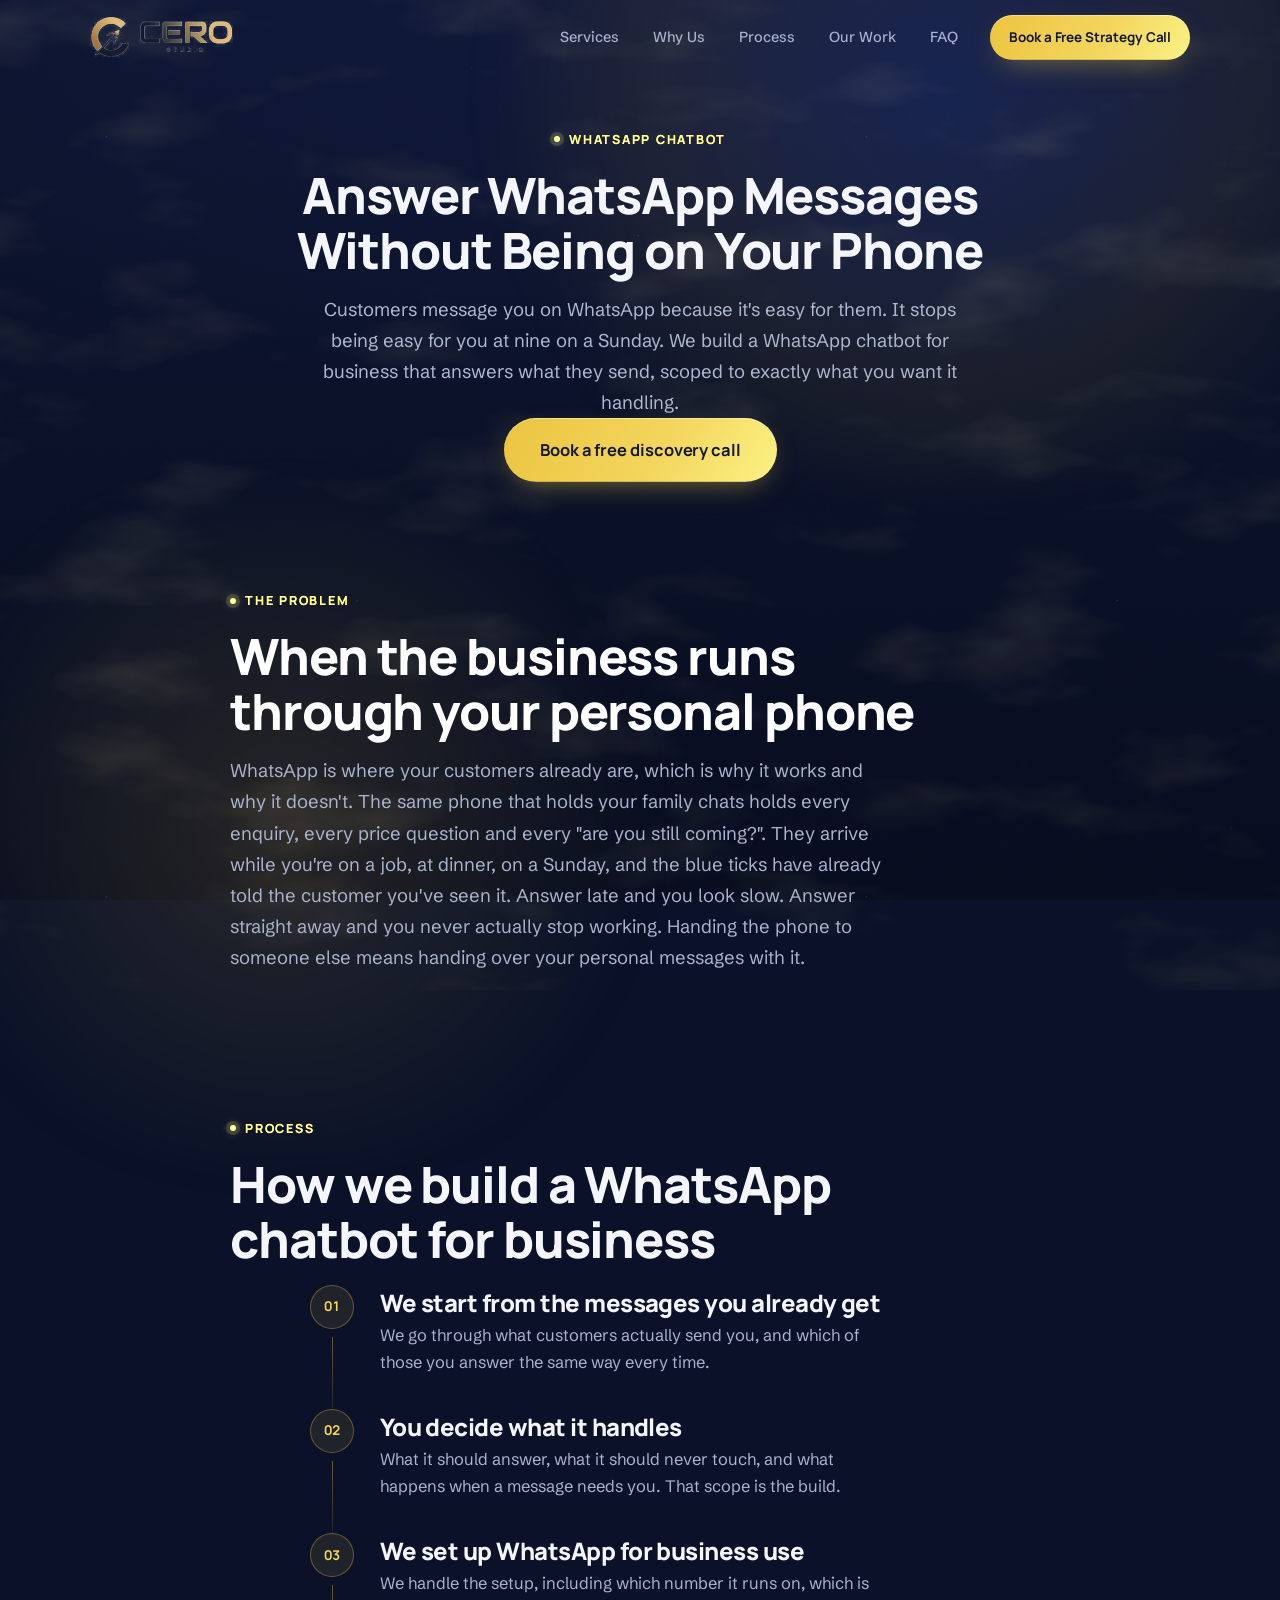
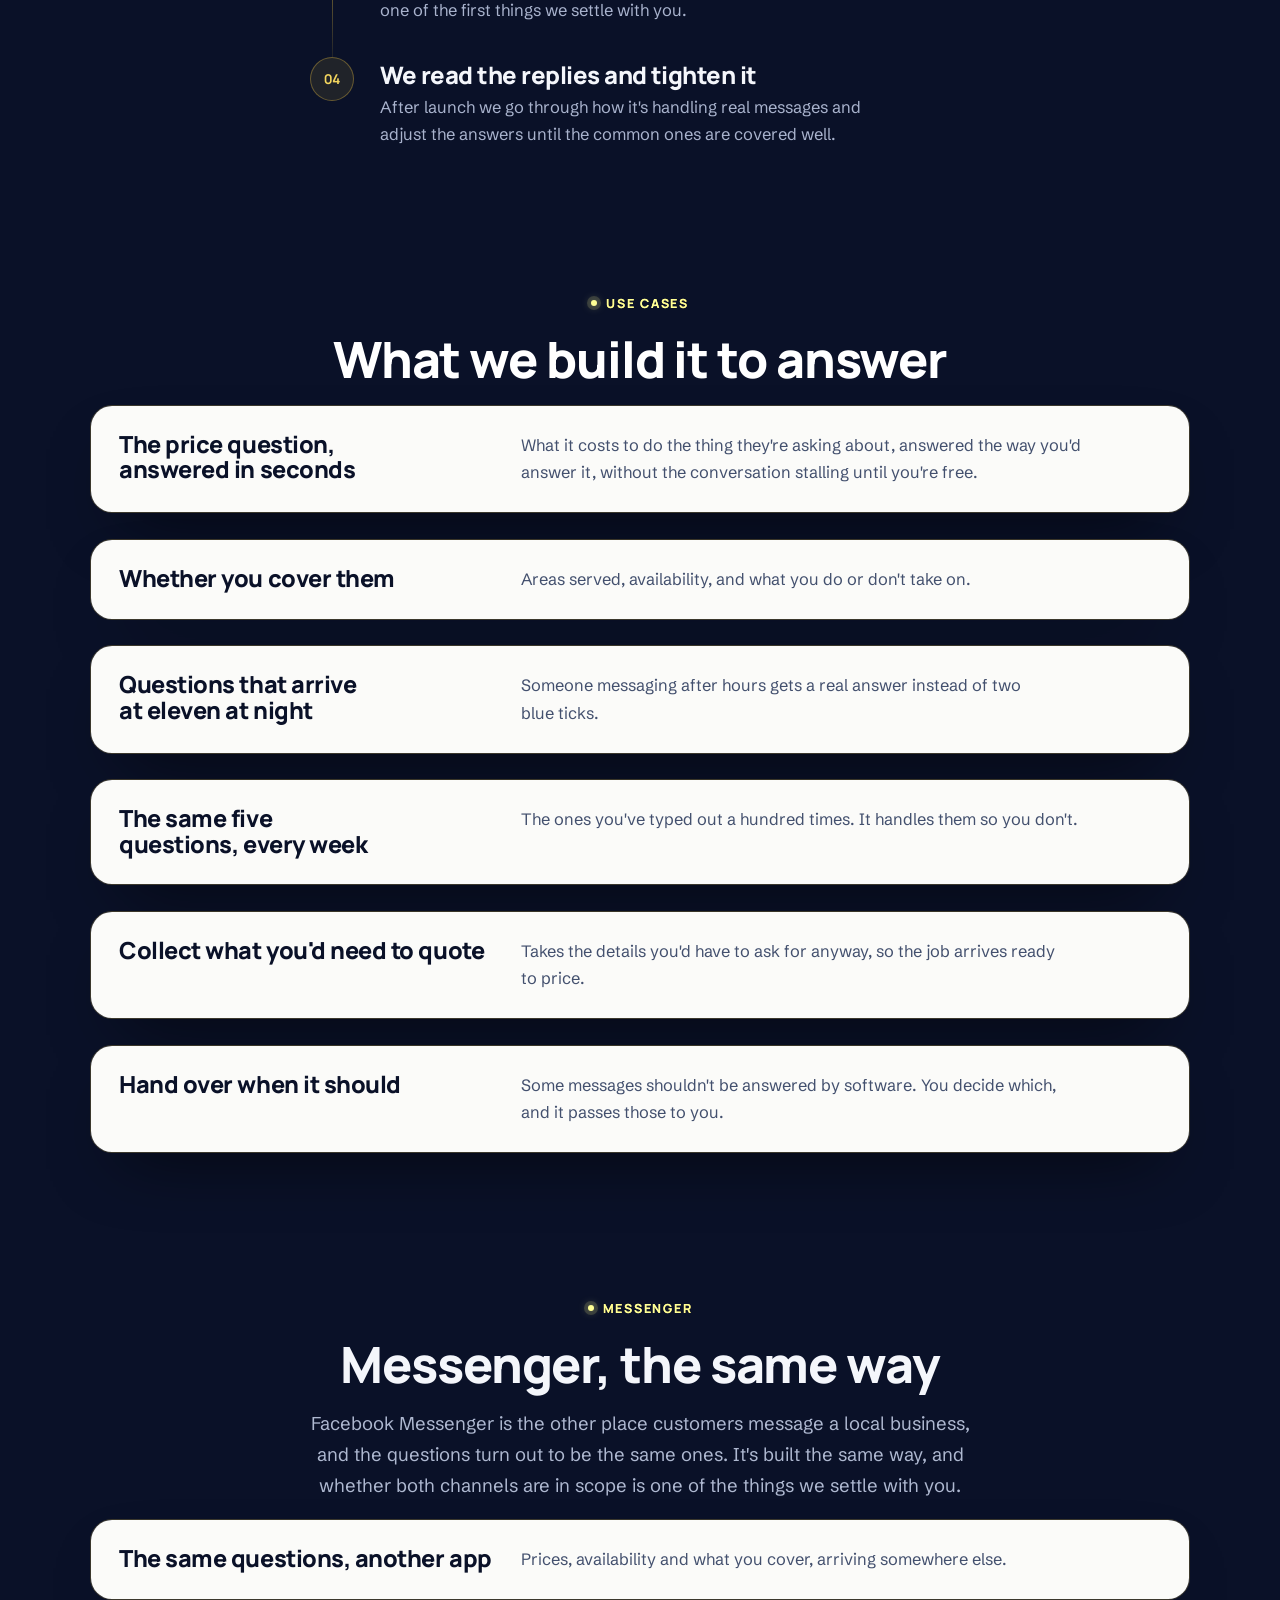
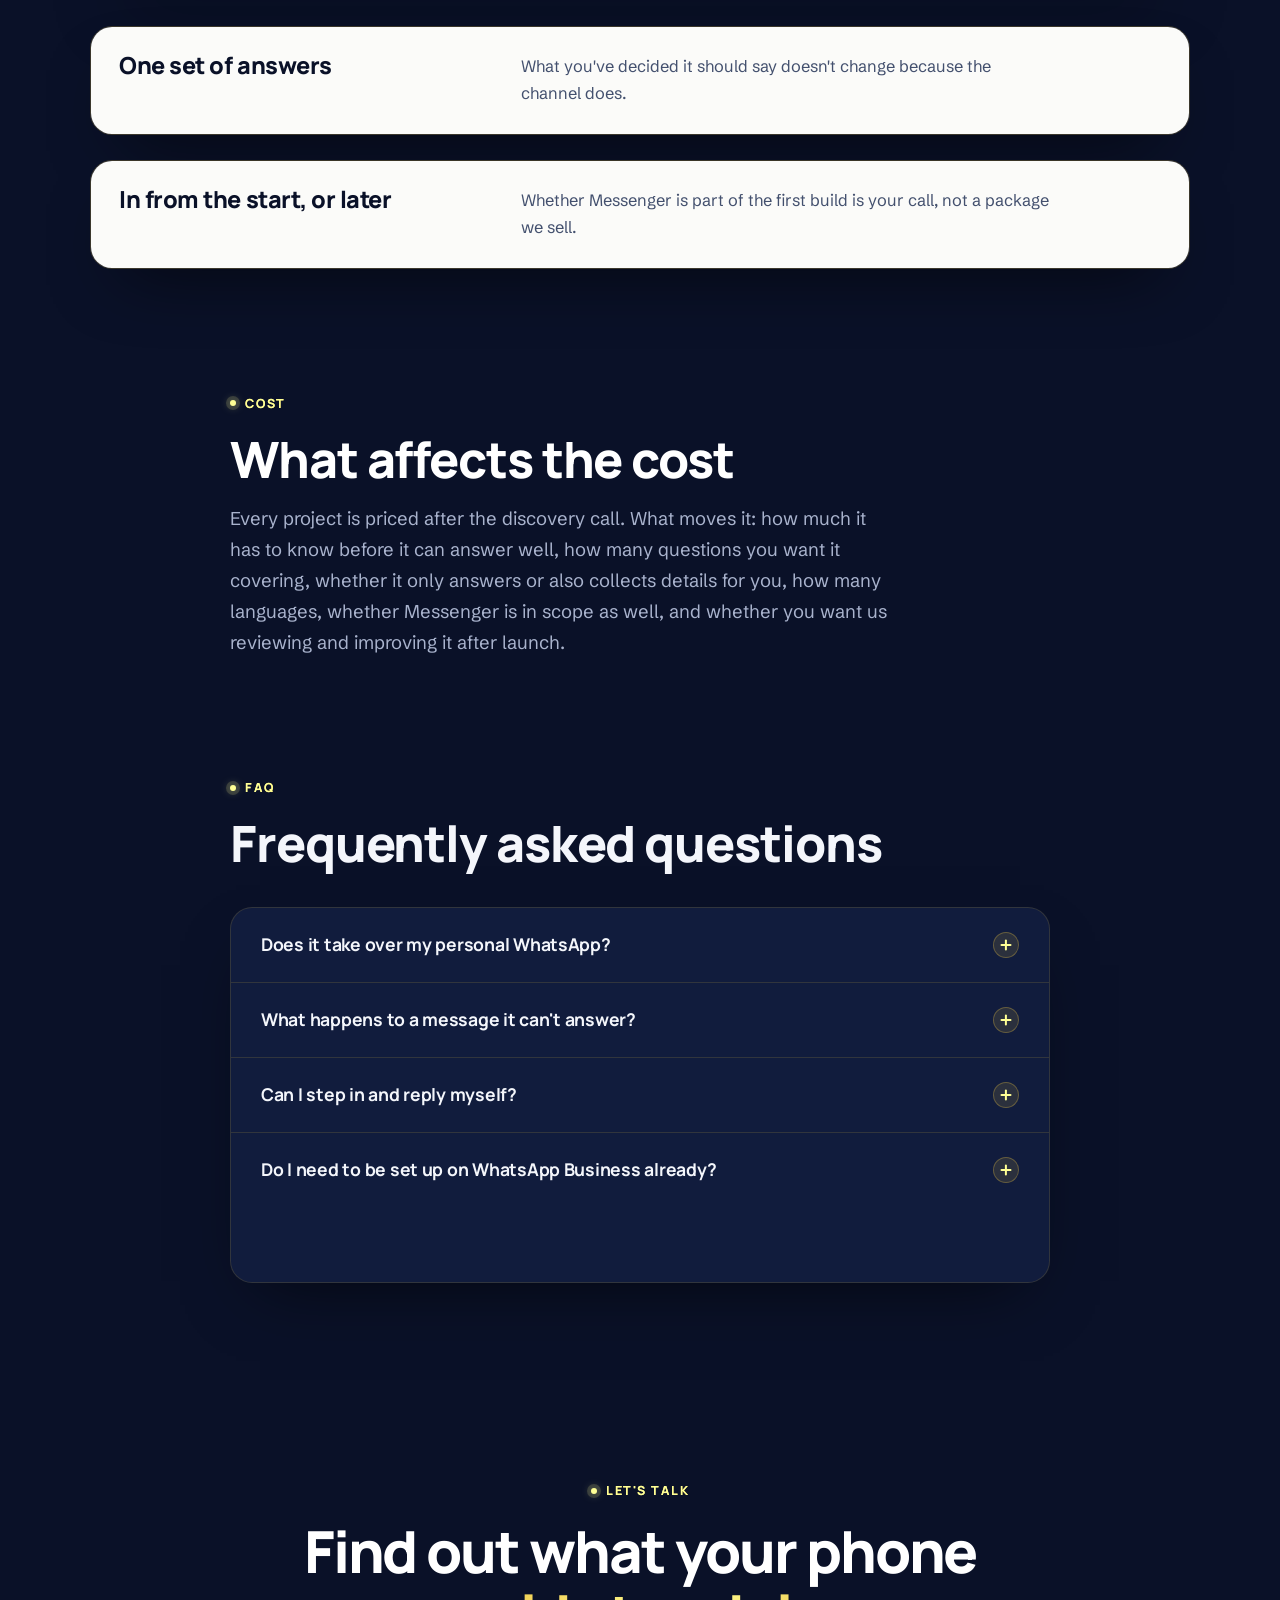
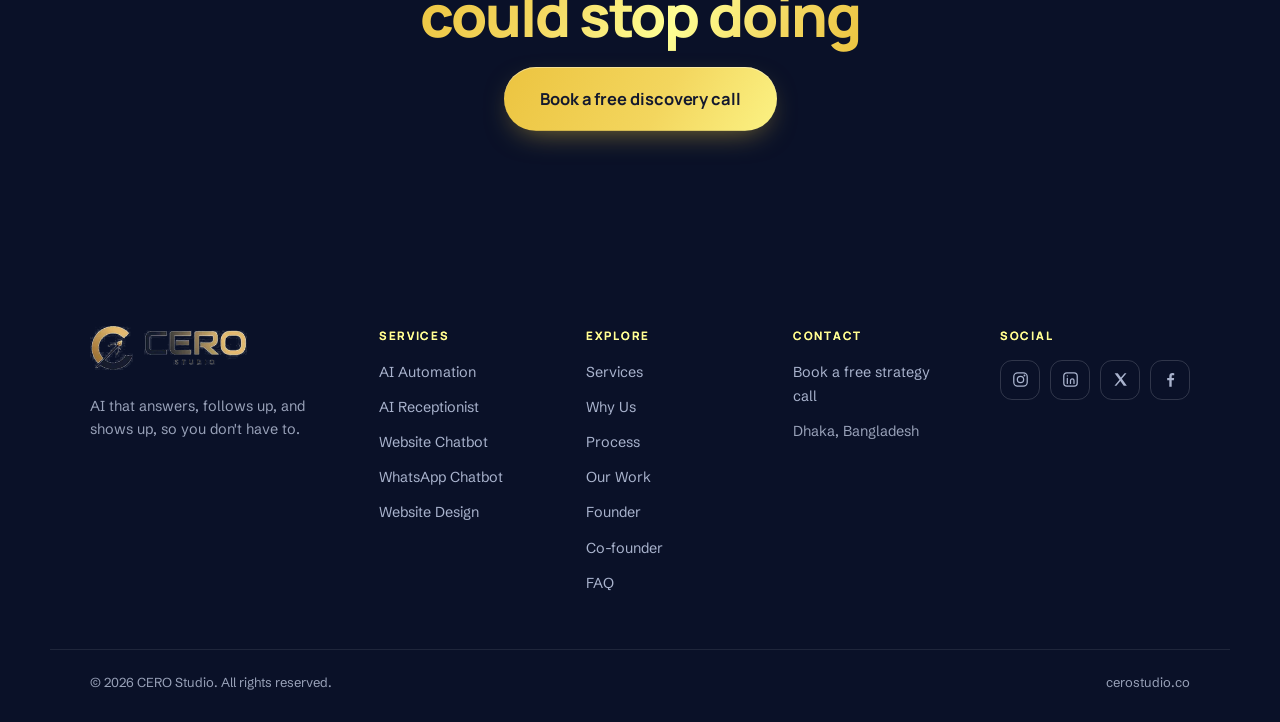
<file: whatsapp-chatbot.html>
<!DOCTYPE html>
<html lang="en">
<head>
<!-- ═══════════════════════════════════════════════════════════════════════
     /whatsapp-chatbot
     ═══════════════════════════════════════════════════════════════════════
     Built from website-chatbot.html. ai-automation.html is the template of
     record; copy that one for the next page.

     Covers Messenger too: /messenger-chatbot was cut, so the section with
     id="messenger" is the only place on the site that addresses it.

     Keyword target from SEO-PLAN.md is "whatsapp chatbot for business",
     carried by the title and the how-it-works H2.

     Kept distinct from the two pages either side. The problem here is
     messages piling up on the owner's personal phone; website visitors
     belong to /website-chatbot and missed calls to /ai-receptionist.

     Four things this page must not assert, all confirmed with the client:
       - whether the chatbot needs its own WhatsApp number or can use an
         existing one. Decided per project; the page says only that we
         settle it with you.
       - WhatsApp Business API access or Meta approval. Never mentioned.
         Step 03 and FAQ 4 say we handle setup, with no mechanism.
       - message templates, or any ability to message customers first.
         Every use case is triggered by an incoming message on purpose.
       - whether Messenger is the same build or separate work. Per project.

     Also: no delivery timeline, week count or price anywhere.

     The FAQ and the FAQPage block in the head were generated together from
     one source and must stay identical word for word.
     ══════════════════════════════════════════════════════════════════════ -->
<meta charset="utf-8" />
<meta name="viewport" content="width=device-width, initial-scale=1, viewport-fit=cover" />

<!-- EDIT: title, description, canonical -->
<title>WhatsApp Chatbot for Business | CERO Studio</title>
<meta name="description" content="A WhatsApp chatbot for business that answers customer messages for you, built to handle exactly what you want it handling. Book a free discovery call." />
<link rel="canonical" href="https://cerostudio.co/whatsapp-chatbot" />
<meta name="theme-color" content="#0A1128" />

<!-- Open Graph / social. EDIT url, title, description and image:alt.
     The shared og-image is reused deliberately: no per-page artwork exists,
     and a missing image renders far worse than a generic one. -->
<meta property="og:site_name" content="CERO Studio Co." />
<meta property="og:type" content="website" />
<meta property="og:url" content="https://cerostudio.co/whatsapp-chatbot" />
<meta property="og:title" content="WhatsApp Chatbot for Business | CERO Studio" />
<meta property="og:description" content="A WhatsApp chatbot for business that answers customer messages for you, built to handle exactly what you want it handling. Book a free discovery call." />
<meta property="og:image" content="https://cerostudio.co/assets/og-image.jpg" />
<meta property="og:image:type" content="image/jpeg" />
<meta property="og:image:width" content="1200" />
<meta property="og:image:height" content="630" />
<meta property="og:image:alt" content="CERO Studio Co. WhatsApp chatbot for business, for local businesses." />
<meta name="twitter:card" content="summary_large_image" />
<meta name="twitter:title" content="WhatsApp Chatbot for Business | CERO Studio" />
<meta name="twitter:description" content="A WhatsApp chatbot for business that answers customer messages for you, built to handle exactly what you want it handling. Book a free discovery call." />
<meta name="twitter:image" content="https://cerostudio.co/assets/og-image.jpg" />

<!-- Shared chrome from here down: do not edit per page. -->
<link rel="icon" href="assets/favicon-16.png" sizes="16x16" type="image/png" />
<link rel="icon" href="assets/favicon-32.png" sizes="32x32" type="image/png" />
<link rel="icon" href="assets/favicon-512.png" sizes="512x512" type="image/png" />
<link rel="apple-touch-icon" sizes="180x180" href="assets/apple-touch-icon.png" />

<!-- Fonts are self-hosted, see the @font-face block at the top of styles.css.
     Preloaded because the stylesheet only reveals them once it has parsed, and
     these two are on the critical path for text. crossorigin is required on a
     font preload even same-origin: fonts are fetched in CORS mode, and without
     it the browser downloads the file twice. -->
<link rel="preload" as="font" type="font/woff2" crossorigin
      href="assets/fonts/schibsted-grotesk-var-latin.woff2" />
<link rel="preload" as="font" type="font/woff2" crossorigin
      href="assets/fonts/manrope-var-latin.woff2" />

<!-- Reveal gate. Every [data-reveal] element starts invisible and main.js is
     what makes it visible. That means any failure to load or execute main.js,
     a bad deploy, a blocked request, an extension, leaves the page blank except
     for the navbar, which is the one block carrying no data-reveal.

     Two independent safety nets, because main.js cannot rescue itself:
       - the .js class: without scripting the hiding rule never applies at all
       - a 2.5s timer: if main.js has not taken over by then, show everything.
         main.js clears this the moment it boots, so a healthy page still gets
         its scroll reveals. -->
<script>
(function () {
  var d = document.documentElement;
  d.className += ' js';
  window.__revealFailsafe = setTimeout(function () {
    d.className += ' reveal-fallback';
  }, 2500);
})();
</script>
<noscript><style>[data-reveal]{opacity:1 !important;transform:none !important}</style></noscript>

<link rel="stylesheet" href="styles.min.css?v=1789838559" />

<!-- ─── Structured data ──────────────────────────────────────────────────
     Three blocks, all EDIT per page:
       Service       what this page sells, hung off the homepage Organization
       FAQPage       must mirror the on-page FAQ word for word
       BreadcrumbList Home > this page
     The provider @id points at the Organization defined on the homepage
     rather than redeclaring it, so the whole site describes one company. -->
<script type="application/ld+json">
{
  "@context": "https://schema.org",
  "@type": "Service",
  "@id": "https://cerostudio.co/whatsapp-chatbot#service",
  "name": "WhatsApp Chatbot for Business",
  "serviceType": "WhatsApp chatbot",
  "description": "A WhatsApp and Messenger chatbot for a local business that answers customer messages and is built to the scope each client sets.",
  "url": "https://cerostudio.co/whatsapp-chatbot",
  "provider": {
    "@id": "https://cerostudio.co/#organization"
  },
  "areaServed": [
    {
      "@type": "Country",
      "name": "United Kingdom"
    },
    {
      "@type": "Country",
      "name": "United States"
    },
    {
      "@type": "Country",
      "name": "Canada"
    }
  ],
  "audience": {
    "@type": "Audience",
    "audienceType": "Local businesses"
  },
  "hasOfferCatalog": {
    "@type": "OfferCatalog",
    "name": "What we build it to answer",
    "itemListElement": [
      {
        "@type": "Offer",
        "itemOffered": {
          "@type": "Service",
          "name": "The price question, answered in seconds"
        }
      },
      {
        "@type": "Offer",
        "itemOffered": {
          "@type": "Service",
          "name": "Whether you cover them"
        }
      },
      {
        "@type": "Offer",
        "itemOffered": {
          "@type": "Service",
          "name": "Questions that arrive at eleven at night"
        }
      },
      {
        "@type": "Offer",
        "itemOffered": {
          "@type": "Service",
          "name": "The same five questions, every week"
        }
      },
      {
        "@type": "Offer",
        "itemOffered": {
          "@type": "Service",
          "name": "Collect what you'd need to quote"
        }
      },
      {
        "@type": "Offer",
        "itemOffered": {
          "@type": "Service",
          "name": "Hand over when it should"
        }
      }
    ]
  }
}
</script>
<script type="application/ld+json">
{
  "@context": "https://schema.org",
  "@type": "FAQPage",
  "@id": "https://cerostudio.co/whatsapp-chatbot#faq",
  "isPartOf": {
    "@id": "https://cerostudio.co/#organization"
  },
  "mainEntity": [
    {
      "@type": "Question",
      "name": "Does it take over my personal WhatsApp?",
      "acceptedAnswer": {
        "@type": "Answer",
        "text": "No. Which number it runs on is one of the first things we settle with you, precisely so your personal messages stay personal. We handle the setup either way."
      }
    },
    {
      "@type": "Question",
      "name": "What happens to a message it can't answer?",
      "acceptedAnswer": {
        "@type": "Answer",
        "text": "That's one of the things you decide. It can say plainly that it'll pass the message on, collect what you'd need to answer properly, or hand the conversation straight to you. Whichever you pick, it stays inside what you told it to cover: a message thread is a record the customer keeps, and anything it says there is something you will be held to."
      }
    },
    {
      "@type": "Question",
      "name": "Can I step in and reply myself?",
      "acceptedAnswer": {
        "@type": "Answer",
        "text": "Yes, and when it should step back is part of the scope we agree. Some businesses want it handling everything until a customer asks for a person; others want it answering the routine questions and passing anything else over immediately. Both are normal."
      }
    },
    {
      "@type": "Question",
      "name": "Do I need to be set up on WhatsApp Business already?",
      "acceptedAnswer": {
        "@type": "Answer",
        "text": "No. Getting WhatsApp set up for business use is part of the build. If you're already using it we work with what you have, and if you're not, it isn't something you need to sort out before speaking to us."
      }
    },
    {
      "@type": "Question",
      "name": "What does it do with the details it collects?",
      "acceptedAnswer": {
        "@type": "Answer",
        "text": "Whatever suits how you work. They can land in your inbox, in a spreadsheet, or in whatever you already use to track jobs. Where they go is decided with you rather than fixed by us."
      }
    }
  ]
}
</script>
<script type="application/ld+json">
{
  "@context": "https://schema.org",
  "@type": "BreadcrumbList",
  "@id": "https://cerostudio.co/whatsapp-chatbot#breadcrumb",
  "itemListElement": [
    {
      "@type": "ListItem",
      "position": 1,
      "name": "Home",
      "item": "https://cerostudio.co/"
    },
    {
      "@type": "ListItem",
      "position": 2,
      "name": "WhatsApp Chatbot",
      "item": "https://cerostudio.co/whatsapp-chatbot"
    }
  ]
}
</script>
</head>
<body>

<a class="skip-link" href="#main">Skip to content</a>

<!-- Same single fixed ground as the homepage. See the "Page background" note in
     README. Nothing on this page paints its own background either. -->
<div class="page-bg" aria-hidden="true">
  <div class="page-bg__glow page-bg__glow--a" data-parallax="0.05"></div>
  <div class="page-bg__glow page-bg__glow--b"></div>
  <div class="page-bg__veins"></div>
  <div class="page-bg__sparkle"></div>
  <div class="page-bg__grain"></div>
</div>

<!-- ═══════════════════ NAVBAR ═══════════════════
     Shared chrome. Every in-page anchor is prefixed with / because this is a
     separate document: a bare #services would scroll to nothing here. No link
     carries .is-active, since service pages are not in the primary nav. -->
<header class="nav" id="nav">
  <div class="nav__inner container">
    <a class="logo" href="/" aria-label="CERO Studio home">
      <img class="logo__img" src="assets/logo-navbar.webp" width="286" height="80"
           alt="CERO Studio" fetchpriority="high" />
    </a>

    <nav class="nav__links" id="navLinks" aria-label="Primary">
      <a href="/#services" class="nav__link">Services</a>
      <a href="/#why-us" class="nav__link">Why Us</a>
      <a href="/#process" class="nav__link">Process</a>
      <a href="/portfolio" class="nav__link">Our Work</a>
      <a href="/#faq" class="nav__link">FAQ</a>
      <a href="https://cal.com/cerostudio/free-discovery-call" class="btn btn--gold btn--sm nav__cta" target="_blank" rel="noopener noreferrer">Book a Free Strategy Call</a>
    </nav>

    <button class="nav__toggle" id="navToggle" aria-label="Open menu" aria-expanded="false" aria-controls="navLinks">
      <span></span><span></span><span></span>
    </button>
  </div>
</header>

<main id="main">

<!-- ═══════════════════ 1. HERO ═══════════════════
     EDIT: eyebrow, H1, sub. The H1 is the page's keyword target and is the
     only H1 on the page. Button text and href never change. -->
<section class="section section--alt section--pagehead">
  <div class="container">
    <header class="sec-head sec-head--center">
      <p class="eyebrow eyebrow--dark" data-reveal><span class="eyebrow__dot" aria-hidden="true"></span>WhatsApp Chatbot</p>
      <h1 class="sec-title" data-reveal style="--rd:80ms">Answer WhatsApp Messages Without Being on Your Phone</h1>
      <p class="sec-sub" data-reveal style="--rd:140ms">
        Customers message you on WhatsApp because it's easy for them. It stops being easy for you
        at nine on a Sunday. We build a WhatsApp chatbot for business that answers what they send,
        scoped to exactly what you want it handling.
      </p>
      <div class="cta__actions" data-reveal style="--rd:200ms">
        <a href="https://cal.com/cerostudio/free-discovery-call?notes=Interested%20in%3A%20WhatsApp%20chatbot" class="btn btn--gold btn--lg" target="_blank" rel="noopener noreferrer">
          Book a free discovery call
        </a>
      </div>
    </header>
  </div>
</section>

<!-- ═══════════════════ 2. PROBLEM ═══════════════════
     EDIT: H2 and the paragraph.

     This page's problem is messages piling up on the owner's personal phone.
     Keep website visitors out of it: that belongs to /website-chatbot, and
     missed calls belong to /ai-receptionist. Three pages describing the same
     loss would compete for the same intent. -->
<section class="section section--dark">
  <div class="container container--narrow">
    <header class="sec-head">
      <p class="eyebrow" data-reveal><span class="eyebrow__dot" aria-hidden="true"></span>The problem</p>
      <h2 class="sec-title" data-reveal style="--rd:80ms">When the business runs through your personal phone</h2>
      <p class="sec-sub" data-reveal style="--rd:140ms">
        WhatsApp is where your customers already are, which is why it works and why it doesn't.
        The same phone that holds your family chats holds every enquiry, every price question and
        every "are you still coming?". They arrive while you're on a job, at dinner, on a Sunday,
        and the blue ticks have already told the customer you've seen it. Answer late and you look
        slow. Answer straight away and you never actually stop working. Handing the phone to
        someone else means handing over your personal messages with it.
      </p>
    </header>
  </div>
</section>

<!-- ═══════════════════ 3. HOW IT WORKS ═══════════════════
     EDIT: the four steps.

     The H2 carries the "whatsapp chatbot for business" target from
     SEO-PLAN.md. Step 03 is deliberately vague: setup is ours to handle and
     the page says nothing about WhatsApp Business API access, Meta approval,
     message templates or number requirements. Do not add any of that without
     checking it first. -->
<section class="section section--alt">
  <div class="container container--narrow">
    <header class="sec-head sec-head--tight">
      <p class="eyebrow eyebrow--dark" data-reveal><span class="eyebrow__dot" aria-hidden="true"></span>Process</p>
      <h2 class="sec-title" data-reveal style="--rd:80ms">How we build a WhatsApp chatbot for business</h2>
    </header>

    <ol class="steps">
      <li class="steps__item" data-reveal style="--rd:80ms">
        <span class="steps__num" aria-hidden="true">01</span>
        <div class="steps__body">
          <h3 class="steps__title">We start from the messages you already get</h3>
          <p class="steps__text">We go through what customers actually send you, and which of those you answer the same way every time.</p>
        </div>
      </li>
      <li class="steps__item" data-reveal style="--rd:180ms">
        <span class="steps__num" aria-hidden="true">02</span>
        <div class="steps__body">
          <h3 class="steps__title">You decide what it handles</h3>
          <p class="steps__text">What it should answer, what it should never touch, and what happens when a message needs you. That scope is the build.</p>
        </div>
      </li>
      <li class="steps__item" data-reveal style="--rd:280ms">
        <span class="steps__num" aria-hidden="true">03</span>
        <div class="steps__body">
          <h3 class="steps__title">We set up WhatsApp for business use</h3>
          <p class="steps__text">We handle the setup, including which number it runs on, which is one of the first things we settle with you.</p>
        </div>
      </li>
      <li class="steps__item" data-reveal style="--rd:380ms">
        <span class="steps__num" aria-hidden="true">04</span>
        <div class="steps__body">
          <h3 class="steps__title">We read the replies and tighten it</h3>
          <p class="steps__text">After launch we go through how it's handling real messages and adjust the answers until the common ones are covered well.</p>
        </div>
      </li>
    </ol>
  </div>
</section>

<!-- ═══════════════════ 4. USE CASES ═══════════════════
     EDIT: the list items.

     Every entry is triggered by a message the customer sends. Nothing here
     implies the chatbot messages people first: reminders, follow-ups and
     nudges are business-initiated and are deliberately absent. -->
<section class="section section--dark">
  <div class="container">
    <header class="sec-head sec-head--center sec-head--tight">
      <p class="eyebrow" data-reveal><span class="eyebrow__dot" aria-hidden="true"></span>Use cases</p>
      <h2 class="sec-title" data-reveal style="--rd:80ms">What we build it to answer</h2>
    </header>

    <ul class="svc-rows svc-rows--compact">
      <li class="svc-row" data-reveal>
        <div class="svc-row__body">
          <div class="svc-row__head">
            <h3 class="svc-row__title">The price question, answered in seconds</h3>
          </div>
          <div class="svc-row__detail">
            <p class="svc-row__text">What it costs to do the thing they're asking about, answered the way you'd answer it, without the conversation stalling until you're free.</p>
          </div>
        </div>
      </li>
      <li class="svc-row" data-reveal style="--rd:45ms">
        <div class="svc-row__body">
          <div class="svc-row__head">
            <h3 class="svc-row__title">Whether you cover them</h3>
          </div>
          <div class="svc-row__detail">
            <p class="svc-row__text">Areas served, availability, and what you do or don't take on.</p>
          </div>
        </div>
      </li>
      <li class="svc-row" data-reveal style="--rd:90ms">
        <div class="svc-row__body">
          <div class="svc-row__head">
            <h3 class="svc-row__title">Questions that arrive at eleven at night</h3>
          </div>
          <div class="svc-row__detail">
            <p class="svc-row__text">Someone messaging after hours gets a real answer instead of two blue ticks.</p>
          </div>
        </div>
      </li>
      <li class="svc-row" data-reveal style="--rd:135ms">
        <div class="svc-row__body">
          <div class="svc-row__head">
            <h3 class="svc-row__title">The same five questions, every week</h3>
          </div>
          <div class="svc-row__detail">
            <p class="svc-row__text">The ones you've typed out a hundred times. It handles them so you don't.</p>
          </div>
        </div>
      </li>
      <li class="svc-row" data-reveal style="--rd:180ms">
        <div class="svc-row__body">
          <div class="svc-row__head">
            <h3 class="svc-row__title">Collect what you'd need to quote</h3>
          </div>
          <div class="svc-row__detail">
            <p class="svc-row__text">Takes the details you'd have to ask for anyway, so the job arrives ready to price.</p>
          </div>
        </div>
      </li>
      <li class="svc-row" data-reveal style="--rd:225ms">
        <div class="svc-row__body">
          <div class="svc-row__head">
            <h3 class="svc-row__title">Hand over when it should</h3>
          </div>
          <div class="svc-row__detail">
            <p class="svc-row__text">Some messages shouldn't be answered by software. You decide which, and it passes those to you.</p>
          </div>
        </div>
      </li>
    </ul>
  </div>
</section>

<!-- ═══════════════════ 5. MESSENGER ═══════════════════
     Outside the fixed order. /messenger-chatbot was cut as a page and
     Messenger is covered here instead, see SEO-PLAN.md, so this section is
     the only place on the site that addresses it. -->
<section class="section section--alt" id="messenger">
  <div class="container">
    <header class="sec-head sec-head--center sec-head--tight">
      <p class="eyebrow eyebrow--dark" data-reveal><span class="eyebrow__dot" aria-hidden="true"></span>Messenger</p>
      <h2 class="sec-title" data-reveal style="--rd:80ms">Messenger, the same way</h2>
      <p class="sec-sub" data-reveal style="--rd:140ms">
        Facebook Messenger is the other place customers message a local business, and the
        questions turn out to be the same ones. It's built the same way, and whether both
        channels are in scope is one of the things we settle with you.
      </p>
    </header>

    <ul class="svc-rows svc-rows--compact">
      <li class="svc-row" data-reveal>
        <div class="svc-row__body">
          <div class="svc-row__head">
            <h3 class="svc-row__title">The same questions, another app</h3>
          </div>
          <div class="svc-row__detail">
            <p class="svc-row__text">Prices, availability and what you cover, arriving somewhere else.</p>
          </div>
        </div>
      </li>
      <li class="svc-row" data-reveal style="--rd:45ms">
        <div class="svc-row__body">
          <div class="svc-row__head">
            <h3 class="svc-row__title">One set of answers</h3>
          </div>
          <div class="svc-row__detail">
            <p class="svc-row__text">What you've decided it should say doesn't change because the channel does.</p>
          </div>
        </div>
      </li>
      <li class="svc-row" data-reveal style="--rd:90ms">
        <div class="svc-row__body">
          <div class="svc-row__head">
            <h3 class="svc-row__title">In from the start, or later</h3>
          </div>
          <div class="svc-row__detail">
            <p class="svc-row__text">Whether Messenger is part of the first build is your call, not a package we sell.</p>
          </div>
        </div>
      </li>
    </ul>
  </div>
</section>

<!-- ═══════════════════ 6. WHAT AFFECTS THE COST ═══════════════════
     EDIT: the paragraph only. Never add a figure, a range, a "from" price,
     a currency symbol or a delivery timeline here. -->
<section class="section section--dark section--tight">
  <div class="container container--narrow">
    <header class="sec-head">
      <p class="eyebrow" data-reveal><span class="eyebrow__dot" aria-hidden="true"></span>Cost</p>
      <h2 class="sec-title" data-reveal style="--rd:80ms">What affects the cost</h2>
      <p class="sec-sub" data-reveal style="--rd:140ms">
        Every project is priced after the discovery call. What moves it: how much it has to know
        before it can answer well, how many questions you want it covering, whether it only
        answers or also collects details for you, how many languages, whether Messenger is in
        scope as well, and whether you want us reviewing and improving it after launch.
      </p>
    </header>
  </div>
</section>

<!-- ═══════════════════ 7. FAQ ═══════════════════
     EDIT: the questions and answers. Keep this copy identical to the
     FAQPage block in the head. Ids must be unique: q1/a1, q2/a2 and so on. -->
<section class="section section--alt section--faq" id="faq">
  <div class="container container--narrow">
    <header class="sec-head">
      <p class="eyebrow eyebrow--dark" data-reveal><span class="eyebrow__dot" aria-hidden="true"></span>FAQ</p>
      <h2 class="sec-title" data-reveal style="--rd:80ms">Frequently asked questions</h2>
    </header>

    <div class="faq" id="faqList">

      <div class="faq__item" data-reveal>
        <h3>
          <button class="faq__q" type="button" aria-expanded="false" aria-controls="a1" id="q1">
            <span>Does it take over my personal WhatsApp?</span>
            <span class="faq__icon" aria-hidden="true"></span>
          </button>
        </h3>
        <div class="faq__a" id="a1" role="region" aria-labelledby="q1" hidden>
          <div class="faq__a-inner">
            <p>No. Which number it runs on is one of the first things we settle with you, precisely so your personal messages stay personal. We handle the setup either way.</p>
          </div>
        </div>
      </div>

      <div class="faq__item" data-reveal style="--rd:60ms">
        <h3>
          <button class="faq__q" type="button" aria-expanded="false" aria-controls="a2" id="q2">
            <span>What happens to a message it can't answer?</span>
            <span class="faq__icon" aria-hidden="true"></span>
          </button>
        </h3>
        <div class="faq__a" id="a2" role="region" aria-labelledby="q2" hidden>
          <div class="faq__a-inner">
            <p>That's one of the things you decide. It can say plainly that it'll pass the message on, collect what you'd need to answer properly, or hand the conversation straight to you. Whichever you pick, it stays inside what you told it to cover: a message thread is a record the customer keeps, and anything it says there is something you will be held to.</p>
          </div>
        </div>
      </div>

      <div class="faq__item" data-reveal style="--rd:120ms">
        <h3>
          <button class="faq__q" type="button" aria-expanded="false" aria-controls="a3" id="q3">
            <span>Can I step in and reply myself?</span>
            <span class="faq__icon" aria-hidden="true"></span>
          </button>
        </h3>
        <div class="faq__a" id="a3" role="region" aria-labelledby="q3" hidden>
          <div class="faq__a-inner">
            <p>Yes, and when it should step back is part of the scope we agree. Some businesses want it handling everything until a customer asks for a person; others want it answering the routine questions and passing anything else over immediately. Both are normal.</p>
          </div>
        </div>
      </div>

      <div class="faq__item" data-reveal style="--rd:180ms">
        <h3>
          <button class="faq__q" type="button" aria-expanded="false" aria-controls="a4" id="q4">
            <span>Do I need to be set up on WhatsApp Business already?</span>
            <span class="faq__icon" aria-hidden="true"></span>
          </button>
        </h3>
        <div class="faq__a" id="a4" role="region" aria-labelledby="q4" hidden>
          <div class="faq__a-inner">
            <p>No. Getting WhatsApp set up for business use is part of the build. If you're already using it we work with what you have, and if you're not, it isn't something you need to sort out before speaking to us.</p>
          </div>
        </div>
      </div>

      <div class="faq__item" data-reveal style="--rd:240ms">
        <h3>
          <button class="faq__q" type="button" aria-expanded="false" aria-controls="a5" id="q5">
            <span>What does it do with the details it collects?</span>
            <span class="faq__icon" aria-hidden="true"></span>
          </button>
        </h3>
        <div class="faq__a" id="a5" role="region" aria-labelledby="q5" hidden>
          <div class="faq__a-inner">
            <p>Whatever suits how you work. They can land in your inbox, in a spreadsheet, or in whatever you already use to track jobs. Where they go is decided with you rather than fixed by us.</p>
          </div>
        </div>
      </div>

    </div>
  </div>
</section>

<!-- ═══════════════════ 8. FINAL CTA ═══════════════════
     EDIT: the H2 only. The link and its label are fixed across the site. -->
<section class="cta section--dark" id="contact">
  <div class="container container--narrow cta__inner">
    <p class="eyebrow" data-reveal><span class="eyebrow__dot" aria-hidden="true"></span>Let's talk</p>
    <h2 class="cta__title" data-reveal style="--rd:80ms">
      Find out what your phone<br class="br-md" />
      <span class="gold-text">could stop doing</span>
    </h2>
    <div class="cta__actions" data-reveal style="--rd:160ms">
      <a href="https://cal.com/cerostudio/free-discovery-call?notes=Interested%20in%3A%20WhatsApp%20chatbot" class="btn btn--gold btn--lg" target="_blank" rel="noopener noreferrer">
        Book a free discovery call
      </a>
    </div>
  </div>
</section>

</main>

<!-- ═══════════════════ FOOTER ═══════════════════
     Shared chrome, repeated verbatim in every HTML file. Changing a link here
     means changing it in all of them; see the stack notes in SEO-PLAN.md. -->
<footer class="footer section--dark">
  <div class="container footer__inner">
    <div class="footer__brand">
      <a class="logo logo--footer" href="/" aria-label="CERO Studio home">
        <img class="logo__img" src="assets/logo-navbar.webp" width="286" height="80"
             alt="CERO Studio" loading="lazy" fetchpriority="low" />
      </a>
      <p class="footer__tag">AI that answers, follows up, and shows up, so you don't have to.</p>
    </div>

    <!-- Services column. One line per service page; add the next one here
         and in the same block on every other HTML file. See CLAUDE.md. -->
    <nav class="footer__nav" aria-label="Services">
      <p class="footer__h">Services</p>
      <a href="/ai-automation">AI Automation</a>
      <a href="/ai-receptionist">AI Receptionist</a>
      <a href="/website-chatbot">Website Chatbot</a>
      <a href="/whatsapp-chatbot">WhatsApp Chatbot</a>
      <a href="/website-design">Website Design</a>
    </nav>

    <nav class="footer__nav" aria-label="Footer">
      <p class="footer__h">Explore</p>
      <a href="/#services">Services</a>
      <a href="/#why-us">Why Us</a>
      <a href="/#process">Process</a>
      <a href="/portfolio">Our Work</a>
      <a href="/founder">Founder</a>
      <a href="/co-founder">Co-founder</a>
      <a href="/#faq">FAQ</a>
    </nav>

    <div class="footer__nav">
      <p class="footer__h">Contact</p>
      <a href="https://cal.com/cerostudio/free-discovery-call" target="_blank" rel="noopener noreferrer">Book a free strategy call</a>
      <span class="footer__meta">Dhaka, Bangladesh</span>
    </div>

    <div class="footer__nav">
      <p class="footer__h">Social</p>
      <div class="footer__social">
        <a href="https://www.instagram.com/cerostudioco/" aria-label="CERO Studio on Instagram" rel="me noopener noreferrer" target="_blank"><svg viewBox="0 0 24 24" aria-hidden="true"><rect x="3.5" y="3.5" width="17" height="17" rx="5" fill="none" stroke="currentColor" stroke-width="1.6"/><circle cx="12" cy="12" r="4" fill="none" stroke="currentColor" stroke-width="1.6"/><circle cx="17" cy="7" r="1.2" fill="currentColor"/></svg></a>
        <a href="https://www.linkedin.com/company/cero-studio-co/" aria-label="CERO Studio on LinkedIn" rel="me noopener noreferrer" target="_blank"><svg viewBox="0 0 24 24" aria-hidden="true"><rect x="3.5" y="3.5" width="17" height="17" rx="4" fill="none" stroke="currentColor" stroke-width="1.6"/><path d="M8 10.5V17M8 7.4v.1M12 17v-3.6a2.2 2.2 0 0 1 4.4 0V17" fill="none" stroke="currentColor" stroke-width="1.6" stroke-linecap="round"/></svg></a>
        <a href="https://x.com/CeroStudio40" aria-label="CERO Studio on X" rel="me noopener noreferrer" target="_blank"><svg viewBox="0 0 24 24" aria-hidden="true"><path d="M4.6 4h3.9l4 5.6L17.2 4h2.4l-5.9 7.2L20 20h-3.9l-4.3-6-5 6H4.4l6.3-7.6Z" fill="currentColor"/></svg></a>
        <a href="https://www.facebook.com/cerostudioco" aria-label="CERO Studio on Facebook" rel="me noopener noreferrer" target="_blank"><svg viewBox="0 0 24 24" aria-hidden="true"><path d="M13.5 21v-8h2.7l.4-3h-3.1V8.1c0-.87.24-1.46 1.49-1.46H16.7V3.96A20 20 0 0 0 14.38 3.84c-2.3 0-3.88 1.4-3.88 3.98V10H7.8v3h2.7v8Z" fill="currentColor"/></svg></a>
      </div>
    </div>
  </div>

  <div class="container footer__bottom">
    <p>© <span id="year">2026</span> CERO Studio. All rights reserved.</p>
    <p>cerostudio.co</p>
  </div>
</footer>

<script src="main.min.js?v=1789838559" defer></script>
</body>
</html>
</file>
<file: styles.min.css>
@font-face{font-family:'Manrope';font-style:normal;font-weight:500 800;font-display:swap;src:url('assets/fonts/manrope-var-latin.woff2') format('woff2');unicode-range:U+0000-00FF,U+0131,U+0152-0153,U+02BB-02BC,U+02C6,U+02DA,U+02DC,U+0304,U+0308,U+0329,U+2000-206F,U+20AC,U+2122,U+2191,U+2193,U+2212,U+2215,U+FEFF,U+FFFD}@font-face{font-family:'Schibsted Grotesk';font-style:normal;font-weight:400 600;font-display:swap;src:url('assets/fonts/schibsted-grotesk-var-latin.woff2') format('woff2');unicode-range:U+0000-00FF,U+0131,U+0152-0153,U+02BB-02BC,U+02C6,U+02DA,U+02DC,U+0304,U+0308,U+0329,U+2000-206F,U+20AC,U+2122,U+2191,U+2193,U+2212,U+2215,U+FEFF,U+FFFD}:root{--navy-900:#060B1C;--navy-800:#0A1128;--navy-700:#0E1733;--navy-600:#16224A;--navy-line:rgba(236,196,64,.16);--paper:#0C1430;--paper-2:#0E1836;--paper-line:rgba(236,196,64,.15);--surface:#111C3D;--surface-2:#16224A;--gold-1:#ECC440;--gold-2:#F3D65E;--gold-3:#FFFF95;--gold-warm:#FFBE5C;--gold-grad:linear-gradient(120deg,#ECC440 0%,#F3D65E 28%,#FFFF95 58%,#F3D65E 82%,#ECC440 100%);--ink:#F4F6FB;--ink-2:#AEB8D0;--ink-3:#99A2B9;--on-dark:#F4F6FB;--on-dark-2:#A9B3CD;--on-dark-3:#99A2B9;--max:1180px;--gut:clamp(20px,5vw,40px);--sp-1:6px;--sp-2:10px;--sp-3:16px;--sp-4:clamp(18px,2vw,26px);--sp-5:clamp(22px,2.6vw,34px);--sp-6:clamp(34px,4vw,52px);--sp-7:clamp(54px,6.4vw,84px);--sp-8:clamp(76px,10vw,128px);--sp-section:clamp(44px,5.4vw,72px);--sp-section-tight:clamp(32px,3.8vw,50px);--sp-sec-head:clamp(24px,2.8vw,36px);--r-sm:10px;--r:16px;--r-lg:22px;--ease:cubic-bezier(.22,.61,.36,1);--t:280ms var(--ease);--shadow:0 28px 66px -30px rgba(0,0,0,.66);--shadow-dark:0 30px 70px -34px rgba(0,0,0,.85);--f-head:"Manrope",-apple-system,BlinkMacSystemFont,"Segoe UI",sans-serif;--f-body:"Schibsted Grotesk",-apple-system,BlinkMacSystemFont,"Segoe UI",sans-serif}*,*::before,*::after{box-sizing:border-box}html{-webkit-text-size-adjust:100%}html:focus-within{scroll-behavior:smooth}body{margin:0;font-family:var(--f-body);font-size:clamp(15.5px,.42vw + 14.6px,17px);line-height:1.68;color:var(--ink);background:var(--navy-800);-webkit-font-smoothing:antialiased;text-rendering:optimizeLegibility;overflow-x:hidden;overflow-x:clip}body.is-locked{overflow:hidden}h1,h2,h3,h4{font-family:var(--f-head);font-weight:800;line-height:1.1;letter-spacing:-.022em;margin:0}p{margin:0}ul,ol{margin:0;padding:0;list-style:none}a{color:inherit;text-decoration:none}img,svg{display:block;max-width:100%}button{font:inherit;color:inherit;background:none;border:0;cursor:pointer}::selection{background:var(--gold-2);color:var(--navy-900)}html{scrollbar-color:rgba(236,196,64,.45) #0A1128;scrollbar-width:thin}*::-webkit-scrollbar{width:11px;height:11px}*::-webkit-scrollbar-track{background:#0A1128}*::-webkit-scrollbar-thumb{background:rgba(236,196,64,.34);border-radius:99px;border:3px solid #0A1128}*::-webkit-scrollbar-thumb:hover{background:rgba(236,196,64,.6)}body{caret-color:var(--gold-2);-webkit-tap-highlight-color:rgba(236,196,64,.22)}:focus-visible{outline:2px solid var(--gold-2);outline-offset:3px;border-radius:4px}.skip-link{position:absolute;left:50%;top:-100px;transform:translateX(-50%);z-index:200;padding:12px 22px;border-radius:0 0 var(--r-sm) var(--r-sm);background:var(--gold-2);color:var(--navy-900);font-weight:700;transition:top 200ms var(--ease)}.skip-link:focus{top:0}.gold-text{background:var(--gold-grad);-webkit-background-clip:text;background-clip:text;color:transparent}.splash{display:none}.splash-on .splash{display:grid;place-items:center;position:fixed;inset:0;z-index:1000;background:radial-gradient(120% 90% at 50% 40%,#101A3C 0%,#080E20 70%);animation:splash-out 240ms var(--ease) 400ms both}.splash__mark{position:relative;z-index:1;width:min(330px,62vw);aspect-ratio:476 / 133}.splash__ghost,.splash__fill{position:absolute;inset:0;display:block;-webkit-mask:url("assets/logo-navbar.webp") center / contain no-repeat;mask:url("assets/logo-navbar.webp") center / contain no-repeat}.splash__ghost{background:rgba(244,246,251,.12)}.splash__fill{background:var(--gold-grad);clip-path:inset(100% 0 0 0);animation:splash-fill 330ms cubic-bezier(.36,.02,.2,1) 60ms forwards}.splash__halo{position:absolute;width:min(560px,86vw);aspect-ratio:1;border-radius:50%;background:radial-gradient(circle,rgba(236,196,64,.22),transparent 66%);filter:blur(16px);animation:splash-pulse 620ms ease-in-out both}@keyframes splash-fill{to{clip-path:inset(0 0 0 0)}}@keyframes splash-pulse{0%{opacity:0;transform:scale(.72)}55%{opacity:1;transform:scale(1.05)}100%{opacity:.4;transform:scale(1.12)}}@keyframes splash-out{to{opacity:0;visibility:hidden;pointer-events:none}}@media (prefers-reduced-motion:reduce){.splash-on .splash{display:none}}.page-bg{position:fixed;inset:0;z-index:-1;pointer-events:none;background:radial-gradient(120% 80% at 50% 0%,#101838 0%,transparent 56%),linear-gradient(180deg,#0C1430 0%,#0A1128 44%,#070C1E 100%),var(--navy-800)}.page-bg__glow{position:absolute;border-radius:50%;filter:blur(24px);will-change:transform}.page-bg__glow--a{top:-34vh;right:-18vw;width:88vw;height:88vh;max-width:1500px;background:radial-gradient(circle,rgba(48,72,158,.26),rgba(236,196,64,.07) 44%,transparent 68%);animation:float 22s ease-in-out infinite}.page-bg__glow--b{bottom:-30vh;left:-16vw;width:76vw;height:76vh;max-width:1250px;background:radial-gradient(circle,rgba(236,196,64,.13),transparent 64%)}.page-bg__veins{position:absolute;inset:-10%;opacity:.16;mix-blend-mode:screen;background-image:url("data:image/svg+xml,%3Csvg%20xmlns%3D%27http%3A%2F%2Fwww.w3.org%2F2000%2Fsvg%27%20width%3D%271400%27%20height%3D%271400%27%3E%3Cfilter%20id%3D%27v%27%20x%3D%270%27%20y%3D%270%27%20width%3D%27100%25%27%20height%3D%27100%25%27%3E%3CfeTurbulence%20type%3D%27fractalNoise%27%20baseFrequency%3D%270.0055%200.013%27%20numOctaves%3D%274%27%20seed%3D%2711%27%20stitchTiles%3D%27stitch%27%2F%3E%3CfeColorMatrix%20type%3D%27matrix%27%20values%3D%270%200%200%200%200.82%20%200%200%200%200%200.66%20%200%200%200%200%200.24%20%201.9%200%200%200%20-1.06%27%2F%3E%3C%2Ffilter%3E%3Crect%20width%3D%27100%25%27%20height%3D%27100%25%27%20filter%3D%27url%28%23v%29%27%2F%3E%3C%2Fsvg%3E");background-size:1400px 1400px}.page-bg__sparkle{position:absolute;inset:0;background-image:radial-gradient(1.6px 1.6px at 14% 18%,rgba(242,218,151,.85),transparent 62%),radial-gradient(1.2px 1.2px at 62% 9%,rgba(242,218,151,.6),transparent 62%),radial-gradient(1.8px 1.8px at 84% 31%,rgba(255,241,205,.7),transparent 62%),radial-gradient(1.1px 1.1px at 33% 44%,rgba(242,218,151,.55),transparent 62%),radial-gradient(1.5px 1.5px at 71% 58%,rgba(242,218,151,.62),transparent 62%),radial-gradient(1.2px 1.2px at 9% 67%,rgba(255,241,205,.5),transparent 62%),radial-gradient(1.7px 1.7px at 47% 79%,rgba(242,218,151,.6),transparent 62%),radial-gradient(1.1px 1.1px at 89% 88%,rgba(242,218,151,.5),transparent 62%),radial-gradient(1.4px 1.4px at 25% 95%,rgba(255,241,205,.45),transparent 62%);background-size:760px 760px;opacity:.26;animation:shimmer 9s ease-in-out infinite}@keyframes shimmer{0%,100%{opacity:.20}50%{opacity:.34}}@media (prefers-reduced-motion:reduce){.page-bg__sparkle{animation:none;opacity:.26}}.page-bg__grain{position:absolute;inset:0;opacity:.30;mix-blend-mode:overlay;background-image:url("data:image/svg+xml,%3Csvg xmlns='http://www.w3.org/2000/svg' width='180' height='180'%3E%3Cfilter id='n'%3E%3CfeTurbulence type='fractalNoise' baseFrequency='.9' numOctaves='3' stitchTiles='stitch'/%3E%3C/filter%3E%3Crect width='100%25' height='100%25' filter='url(%23n)' opacity='.42'/%3E%3C/svg%3E")}.sec-head--center{margin-inline:auto;text-align:center}.sec-head--center .eyebrow{justify-content:center}.sec-head--center .sec-sub{margin-inline:auto}.sec-head.sec-head--tight{margin-bottom:18px}.eyebrow,.footer__h,.faq__item.is-open .faq__q>span:first-child{background:var(--gold-grad);-webkit-background-clip:text;background-clip:text;color:transparent}.container{width:100%;max-width:var(--max);margin-inline:auto;padding-inline:var(--gut)}.container--narrow{max-width:900px}.section{position:relative;padding:var(--sp-section) 0}.section--tight{padding:var(--sp-section-tight) 0}#process{padding-bottom:var(--sp-section-tight)}.section--pfwork{padding-top:var(--sp-section-tight)}.section--dark{color:var(--on-dark)}.section--dark h1,.section--dark h2,.section--dark h3{color:#fff}.section--alt{color:var(--ink)}.sec-head{max-width:720px;margin-bottom:var(--sp-sec-head)}.sec-head:last-child{margin-bottom:0}.sec-title{font-size:clamp(30px,4.1vw,50px);margin-bottom:16px}.sec-sub{color:var(--ink-2);font-size:clamp(16px,.5vw + 15px,18.5px);max-width:60ch}.section--dark .sec-sub{color:var(--on-dark-2)}.eyebrow{display:inline-flex;align-items:center;gap:9px;font-family:var(--f-head);font-size:12.5px;font-weight:700;letter-spacing:.14em;text-transform:uppercase;color:var(--gold-3);margin-bottom:18px}.eyebrow--dark{color:var(--gold-3)}.eyebrow__dot,.hero__badge-dot{width:6px;height:6px;border-radius:50%;flex:none;background:#FFFF95;box-shadow:0 0 0 4px rgba(255,255,149,.15),0 0 10px 1px rgba(255,255,149,.35)}.br-md{display:none}@media (max-width:720px){.br-hero{display:none}}.btn{--btn-y:15px;--btn-x:28px;position:relative;display:inline-flex;align-items:center;justify-content:center;gap:9px;padding:var(--btn-y) var(--btn-x);font-family:var(--f-head);font-size:15px;font-weight:700;letter-spacing:-.005em;border-radius:999px;white-space:nowrap;cursor:pointer;transition:transform 240ms var(--ease),box-shadow 240ms var(--ease),background-position 420ms var(--ease),background-color 240ms var(--ease),border-color 240ms var(--ease),color 240ms var(--ease);will-change:transform}.btn--sm{--btn-y:11px;--btn-x:19px;font-size:13.5px}.btn--lg{--btn-y:18px;--btn-x:36px;font-size:16.5px}.btn--gold{color:#14192E;background:var(--gold-grad);background-size:220% 100%;background-position:0% 50%;box-shadow:0 10px 30px -12px rgba(236,196,64,.6),inset 0 1px 0 rgba(255,255,255,.4)}.btn--gold:hover,.btn--gold:focus-visible{transform:scale(1.03);background-position:100% 50%;box-shadow:0 16px 40px -12px rgba(236,196,64,.72),inset 0 1px 0 rgba(255,255,255,.55)}.btn--gold:active{transform:scale(.99)}.btn--ghost{color:var(--on-dark);border:1px solid rgba(244,246,251,.24);background:rgba(255,255,255,.03);backdrop-filter:blur(6px)}.btn--ghost:hover,.btn--ghost:focus-visible{transform:scale(1.03);border-color:rgba(236,196,64,.62);background:rgba(236,196,64,.09);color:#fff}.btn__icon{width:18px;height:18px;transition:transform 240ms var(--ease)}.btn__ico{display:inline-flex;flex:none}.btn__ico svg{width:19px;height:19px}.btn:hover .btn__icon{transform:translateX(3px)}.nav{position:fixed;top:0;left:0;right:0;z-index:100;transition:background-color 320ms var(--ease),box-shadow 320ms var(--ease),backdrop-filter 320ms var(--ease),border-color 320ms var(--ease);border-bottom:1px solid transparent}.nav.is-scrolled{background:rgba(8,13,32,.82);backdrop-filter:blur(16px) saturate(140%);-webkit-backdrop-filter:blur(16px) saturate(140%);border-bottom-color:rgba(236,196,64,.16);box-shadow:0 12px 40px -24px rgba(0,0,0,.9)}.nav__inner{display:flex;align-items:center;justify-content:space-between;gap:20px;height:74px}.logo{display:inline-flex;align-items:center;flex:none}.logo__img{height:40px;width:auto;transition:transform 400ms var(--ease),filter 400ms var(--ease)}.logo:hover .logo__img{transform:scale(1.03);filter:drop-shadow(0 3px 14px rgba(236,196,64,.34))}.logo--footer .logo__img{height:44px}.nav__links{display:flex;align-items:center;gap:6px}.nav__link{position:relative;padding:9px 14px;border-radius:999px;font-size:14.5px;font-weight:500;color:var(--on-dark-2);transition:color 220ms var(--ease),background-color 220ms var(--ease)}.nav__link::after{content:"";position:absolute;left:14px;right:14px;bottom:4px;height:1.5px;background:var(--gold-grad);transform:scaleX(0);transform-origin:left;transition:transform 300ms var(--ease)}.nav__link:hover{color:#fff}.nav__link:hover::after,.nav__link.is-active::after{transform:scaleX(1)}.nav__link.is-active{color:#fff}.nav__cta{margin-left:12px}.nav__toggle{display:none;width:44px;height:44px;border-radius:12px;border:1px solid rgba(244,246,251,.2);flex-direction:column;align-items:center;justify-content:center;gap:5px;transition:border-color 220ms var(--ease),background-color 220ms var(--ease)}.nav__toggle span{display:block;width:18px;height:1.8px;border-radius:2px;background:var(--on-dark);transition:transform 300ms var(--ease),opacity 200ms var(--ease)}.nav__toggle[aria-expanded="true"] span:nth-child(1){transform:translateY(6.8px) rotate(45deg)}.nav__toggle[aria-expanded="true"] span:nth-child(2){opacity:0;transform:scaleX(.4)}.nav__toggle[aria-expanded="true"] span:nth-child(3){transform:translateY(-6.8px) rotate(-45deg)}.hero__float{position:absolute;inset:0;z-index:0;pointer-events:none;overflow:hidden}.float-card{position:absolute;display:flex;flex-direction:column;gap:7px;padding:12px;border-radius:14px;background:linear-gradient(158deg,rgba(255,255,255,.08),rgba(255,255,255,.02));border:1px solid rgba(236,196,64,.22);box-shadow:0 20px 44px -22px rgba(0,0,0,.85),inset 0 1px 0 rgba(255,255,255,.06);backdrop-filter:blur(4px);opacity:.52;filter:blur(.3px);font-family:var(--f-body)}.float-card--voice{width:192px;left:1.5%;top:18%;rotate:-9deg;animation:drift-a 27s ease-in-out infinite}.float-card--video{width:174px;right:2%;top:13%;rotate:8deg;animation:drift-b 33s ease-in-out infinite}.float-card--avatar{width:146px;left:2%;bottom:12%;rotate:6deg;animation:drift-b 24s ease-in-out infinite}.float-card--site{width:182px;right:2%;bottom:16%;rotate:-7deg;animation:drift-a 37s ease-in-out infinite}@keyframes drift-a{0%,100%{translate:-15px 0}50%{translate:15px 0}}@keyframes drift-b{0%,100%{translate:16px 0}50%{translate:-16px 0}}.fc-line,.fc-name,.fc-top,.fc-tag,.fc-dur,.fc-rec{letter-spacing:.01em}.fc-top{display:flex;align-items:center;gap:6px;font-size:8px;font-weight:600;letter-spacing:.1em;text-transform:uppercase;color:var(--gold-3)}.fc-live{width:5px;height:5px;border-radius:50%;background:#5FE3A1;box-shadow:0 0 0 3px rgba(95,227,161,.18)}.fc-name{font-size:10.5px;font-weight:600;color:rgba(255,255,255,.86)}.fc-line{font-size:8.5px;line-height:1.45;color:rgba(255,255,255,.6);padding:6px 8px;border-radius:8px;border-bottom-left-radius:3px;background:rgba(236,196,64,.1);border:1px solid rgba(236,196,64,.2)}.fc-wave{display:flex;align-items:center;gap:2.5px;height:22px}.fc-wave i{flex:1;border-radius:2px;background:linear-gradient(to top,rgba(236,196,64,.45),rgba(255,255,149,.9))}.fc-wave i:nth-child(1){height:34%}.fc-wave i:nth-child(2){height:66%}.fc-wave i:nth-child(3){height:100%}.fc-wave i:nth-child(4){height:48%}.fc-wave i:nth-child(5){height:82%}.fc-wave i:nth-child(6){height:38%}.fc-wave i:nth-child(7){height:70%}.fc-wave i:nth-child(8){height:52%}.fc-wave i:nth-child(9){height:28%}.fc-wave--sm{height:14px}.fc-frame{position:relative;aspect-ratio:16 / 9;border-radius:9px;overflow:hidden;background:radial-gradient(70% 90% at 30% 20%,rgba(120,150,235,.3),transparent 70%),linear-gradient(150deg,#1B2650,#0C1432);display:grid;place-items:center;border:1px solid rgba(255,255,255,.08)}.fc-play{width:0;height:0;border-style:solid;border-width:7px 0 7px 12px;border-color:transparent transparent transparent rgba(255,255,255,.9);margin-left:3px;filter:drop-shadow(0 2px 6px rgba(0,0,0,.5))}.fc-play--sm{border-width:5px 0 5px 9px}.fc-tag{position:absolute;top:6px;left:6px;font-size:6.5px;font-weight:700;letter-spacing:.08em;text-transform:uppercase;padding:2px 5px;border-radius:99px;color:#14192E;background:linear-gradient(120deg,#ECC440,#FFFF95)}.fc-dur{position:absolute;bottom:6px;right:6px;font-size:7px;font-weight:600;color:rgba(255,255,255,.85);padding:2px 5px;border-radius:4px;background:rgba(0,0,0,.5)}.fc-strip{display:flex;gap:2px;height:9px}.fc-strip i{flex:1;border-radius:2px;background:rgba(255,255,255,.14);border:1px solid rgba(255,255,255,.06)}.fc-strip i:nth-child(3){background:rgba(236,196,64,.5)}.fc-portrait{position:relative;aspect-ratio:3 / 4;border-radius:9px;overflow:hidden;background:linear-gradient(165deg,#22305E,#0D1430);display:grid;place-items:center;border:1px solid rgba(255,255,255,.08)}.fc-silhouette{position:absolute;bottom:-14%;width:66%;aspect-ratio:1;border-radius:50% 50% 42% 42%;background:radial-gradient(60% 45% at 50% 22%,rgba(255,255,255,.34),rgba(255,255,255,.13) 60%,transparent 72%);filter:blur(2px)}.fc-rec{position:absolute;top:6px;left:6px;display:flex;align-items:center;gap:4px;font-size:6.5px;font-weight:700;letter-spacing:.1em;color:rgba(255,255,255,.9);padding:2px 5px;border-radius:99px;background:rgba(0,0,0,.45)}.fc-rec i{width:4px;height:4px;border-radius:50%;background:#FF6B6B}.fc-chrome{display:flex;align-items:center;gap:4px;padding-bottom:3px}.fc-chrome i{width:5px;height:5px;border-radius:50%;background:rgba(255,255,255,.28)}.fc-chrome b{flex:1;height:7px;margin-left:4px;border-radius:99px;background:rgba(255,255,255,.1);border:1px solid rgba(255,255,255,.07)}.fc-hero{height:36px;border-radius:7px;background:radial-gradient(60% 80% at 25% 30%,rgba(236,196,64,.22),transparent 70%),rgba(255,255,255,.09);border:1px solid rgba(255,255,255,.07)}.fc-bar{height:6px;border-radius:5px;background:rgba(255,255,255,.16)}.fc-bar--short{width:56%}.fc-cta{width:44%;height:11px;border-radius:99px;background:linear-gradient(120deg,#ECC440,#FFFF95);opacity:.85}@media (max-width:1439px){.float-card--voice{width:152px}.float-card--video{width:140px}.float-card--avatar{width:118px}.float-card--site{width:146px}.float-card{padding:10px;gap:6px;border-radius:12px}.fc-hero{height:27px}}@media (max-width:1279px){.hero__float{display:none}}@media (prefers-reduced-motion:reduce){.float-card{animation:none}}.hero{position:relative;padding:clamp(112px,12.5vw,134px) 0 clamp(64px,7vw,92px);overflow:hidden;color:var(--on-dark)}.hero__inner{position:relative;z-index:2;display:flex;flex-direction:column;align-items:center;text-align:center;max-width:880px;margin-inline:auto}.hero__badge{display:inline-flex;align-items:center;gap:9px;padding:8px 17px 8px 14px;margin-bottom:26px;border-radius:999px;font-family:var(--f-head);font-size:12px;font-weight:600;letter-spacing:.11em;text-transform:uppercase;color:var(--gold-3);background:rgba(236,196,64,.07);border:1px solid rgba(236,196,64,.32);backdrop-filter:blur(6px)}.hero__title{font-size:clamp(38px,6.4vw,76px);letter-spacing:-.038em;margin-bottom:22px;text-wrap:balance}.hero__sub{color:var(--on-dark-2);font-size:clamp(16.5px,.7vw + 15px,20px);max-width:56ch;margin:0 auto 34px;text-wrap:pretty}.hero__actions{display:flex;flex-wrap:wrap;gap:14px;justify-content:center;margin-bottom:34px}.hero__ticks{display:flex;flex-wrap:wrap;gap:10px 26px;justify-content:center;font-size:14px;color:var(--on-dark-3)}.hero__ticks li{display:flex;align-items:center;gap:8px}.hero__ticks li::before{content:"";width:14px;height:14px;flex:none;border-radius:50%;background:rgba(236,196,64,.16);box-shadow:inset 0 0 0 1px rgba(236,196,64,.5)}.hero__scroll{position:absolute;bottom:24px;left:50%;transform:translateX(-50%);z-index:2;display:flex;align-items:center;gap:9px;font-size:11.5px;letter-spacing:.2em;text-transform:uppercase;color:var(--on-dark-3)}.hero__scroll span{width:1px;height:26px;background:linear-gradient(to bottom,transparent,var(--gold-2));animation:pulse-line 2.4s ease-in-out infinite}.founder-cta__inner{max-width:900px;margin-inline:auto;text-align:center}.founder-cta__inner .eyebrow{justify-content:center}.founder-cta__slot{position:relative;aspect-ratio:16 / 9;overflow:hidden;margin-bottom:clamp(28px,3.4vw,44px);border-radius:var(--r-lg);background:radial-gradient(26rem 16rem at 50% 120%,rgba(236,196,64,.12),transparent 70%),linear-gradient(158deg,#101A3A,#0A1128);border:1px solid rgba(236,196,64,.34);box-shadow:var(--shadow-dark),0 0 0 1px rgba(236,196,64,.08),0 0 54px -14px rgba(236,196,64,.34)}.founder-cta .founder-cta__slot[data-reveal]{transition:opacity 760ms var(--ease),transform 760ms var(--ease),border-color 320ms var(--ease),box-shadow 320ms var(--ease);transition-delay:var(--rd,0ms),var(--rd,0ms),0ms,0ms}.founder-cta__slot:hover{border-color:rgba(236,196,64,.6);box-shadow:var(--shadow-dark),0 0 0 1px rgba(236,196,64,.14),0 0 68px -12px rgba(236,196,64,.46)}.founder-cta__media{position:absolute;inset:0;width:100%;height:100%;object-fit:contain;border:0;display:block;background:#0A1128}.founder-cta__title{font-size:clamp(28px,3.6vw,44px);letter-spacing:-.032em;margin-bottom:16px;text-wrap:balance}.founder-cta__sub{color:var(--on-dark-2);font-size:clamp(16px,.5vw + 15px,18.6px);max-width:52ch;margin:0 auto clamp(26px,3vw,34px);text-wrap:pretty}.founder-cta__actions{display:flex;flex-wrap:wrap;gap:14px;justify-content:center}.marquee-wrap{padding:clamp(38px,4.4vw,54px) 0}.marquee__label{font-size:12px;letter-spacing:.16em;text-transform:uppercase;color:var(--on-dark-3);margin-bottom:24px;font-family:var(--f-head);font-weight:600}.marquee{--mq-gap:clamp(34px,4.4vw,60px);position:relative;display:flex;overflow:hidden;mask-image:linear-gradient(90deg,transparent,#000 9%,#000 91%,transparent);-webkit-mask-image:linear-gradient(90deg,transparent,#000 9%,#000 91%,transparent)}.marquee__track{flex:0 0 auto;display:flex;align-items:center;gap:var(--mq-gap);padding-right:var(--mq-gap);animation:scroll-x 42s linear infinite;will-change:transform}.marquee:hover .marquee__track,.marquee:focus-within .marquee__track{animation-play-state:paused}.marquee__track li{font-family:var(--f-head);font-size:clamp(17px,1.5vw,21px);font-weight:700;letter-spacing:-.015em;color:rgba(244,246,251,.4);white-space:nowrap;transition:color 260ms var(--ease)}.marquee__track li:hover{color:rgba(255,255,149,.95)}.img-grid{display:grid;grid-template-columns:repeat(2,1fr);gap:var(--sp-4)}.img-grid--problem{--ar:1402 / 1122}.img-card{position:relative;border-radius:var(--r-lg);overflow:hidden;background:var(--surface);border:1px solid rgba(255,255,255,.1);box-shadow:var(--shadow-dark);transition:transform 340ms var(--ease),box-shadow 340ms var(--ease),border-color 340ms var(--ease)}.img-card img{display:block;width:100%;height:auto;aspect-ratio:var(--ar,1402 / 1122)}.img-grid .img-card:hover{transform:translateY(-5px);border-color:rgba(236,196,64,.5);box-shadow:0 44px 90px -34px rgba(0,0,0,.92)}.svc-rows{display:flex;flex-direction:column;gap:var(--sp-7)}.svc-row{border-radius:var(--r-lg);overflow:hidden;border:1px solid rgba(236,196,64,.22);box-shadow:var(--shadow-dark);transition:border-color 380ms var(--ease),box-shadow 380ms var(--ease),transform 380ms var(--ease)}.svc-rows .svc-row:hover{transform:translateY(-4px);border-color:rgba(236,196,64,.5);box-shadow:0 46px 92px -34px rgba(0,0,0,.92)}picture{display:contents}.svc-row__banner{display:block;line-height:0}.svc-row__banner img{display:block;width:100%;height:auto;aspect-ratio:1600 / 648}.svc-row__body{display:grid;grid-template-columns:minmax(240px,.85fr) 1.15fr;gap:clamp(20px,3.4vw,56px);align-items:start;padding:clamp(26px,3vw,44px) clamp(24px,3vw,48px);background:#FBFBF9}.svc-row__no{font-family:var(--f-head);font-size:11.5px;font-weight:700;letter-spacing:.17em;text-transform:uppercase;color:#806413;margin-bottom:10px}.svc-row .svc-row__title{font-size:clamp(25px,2.5vw + 12px,38px);letter-spacing:-.03em;color:#0A1128;text-wrap:balance}.svc-row__title a{background-image:linear-gradient(var(--gold-1),var(--gold-1));background-repeat:no-repeat;background-position:0 100%;background-size:0 2px;transition:background-size 320ms var(--ease)}.svc-row__title a::after{content:"";display:inline-block;width:.3em;height:.3em;margin-left:.42em;border-top:.085em solid #8A6D14;border-right:.085em solid #8A6D14;rotate:45deg;translate:0 -.05em;transition:translate 260ms var(--ease),border-color 260ms var(--ease)}.svc-row:hover .svc-row__title a,.svc-row__title a:hover,.svc-row__title a:focus-visible{background-size:100% 2px}.svc-row:hover .svc-row__title a::after,.svc-row__title a:hover::after,.svc-row__title a:focus-visible::after{translate:.2em -.05em;border-color:var(--gold-1)}@media (prefers-reduced-motion:reduce){.svc-row__title a,.svc-row__title a::after{transition:none}}.svc-row__text{color:#43506E;font-size:clamp(15.5px,.5vw + 14.5px,17.5px);line-height:1.66;max-width:56ch;text-wrap:pretty}.svc-row__more{display:flex;flex-wrap:wrap;gap:10px;align-items:center;margin-top:clamp(16px,1.6vw,22px)}.svc-row__chips{display:flex;flex-wrap:wrap;gap:10px;margin-top:clamp(18px,1.8vw,24px);padding-top:clamp(18px,1.8vw,24px);border-top:1px solid #E6E3D8}.svc-row__chips li{font-family:var(--f-head);font-size:12px;font-weight:700;letter-spacing:.08em;text-transform:uppercase;padding:8px 15px;border-radius:999px;color:#8A6D14;background:rgba(236,196,64,.10);border:1px solid rgba(236,196,64,.34);transition:background-color 260ms var(--ease),border-color 260ms var(--ease)}.svc-row:hover .svc-row__chips li{background:rgba(236,196,64,.18);border-color:rgba(236,196,64,.5)}.svc-rows--compact{gap:var(--sp-4)}.svc-rows--compact .svc-row__body{grid-template-columns:minmax(190px,.75fr) 1.25fr;gap:clamp(4px,1.4vw,30px);padding:clamp(19px,2.1vw,26px) clamp(20px,2.2vw,30px)}.svc-rows--compact .svc-row .svc-row__title{font-size:clamp(20px,.5vw + 18px,23.5px);letter-spacing:-.02em}.svc-rows--compact .svc-row__text{font-size:clamp(15px,.35vw + 14.2px,16.4px)}.work-grid{display:grid;grid-template-columns:repeat(2,1fr);gap:var(--sp-4)}.work__slot{position:relative;aspect-ratio:16 / 9;overflow:hidden;border-radius:var(--r-lg);background:radial-gradient(26rem 16rem at 50% 120%,rgba(236,196,64,.12),transparent 70%),linear-gradient(158deg,#101A3A,#0A1128);border:1px solid rgba(236,196,64,.34);box-shadow:var(--shadow-dark);transition:border-color 320ms var(--ease),box-shadow 320ms var(--ease),transform 320ms var(--ease)}.work-grid .work__item:hover .work__slot{border-color:rgba(236,196,64,.72);box-shadow:0 40px 84px -32px rgba(0,0,0,.9),0 0 46px -12px rgba(236,196,64,.42)}.work-grid .work__item[data-reveal]{transition:opacity 760ms var(--ease),transform 260ms var(--ease);transition-delay:var(--rd,0ms),0ms}.work-grid .work__item:hover{transform:translateY(-3px)}@property --angle{syntax:"<angle>";initial-value:0deg;inherits:false}@keyframes border-spin{to{--angle:360deg}}.work__slot{--angle:0deg}@supports ((mask-composite:exclude) or (-webkit-mask-composite:xor)){.work-grid .work__slot::before{content:"";position:absolute;inset:0;z-index:2;border-radius:inherit;padding:1.5px;pointer-events:none;opacity:.4;background:conic-gradient(from var(--angle),transparent 0%,var(--gold-1) 10%,var(--gold-warm) 18%,var(--gold-1) 26%,transparent 40%,transparent 100%);-webkit-mask:linear-gradient(#000 0 0) content-box,linear-gradient(#000 0 0);-webkit-mask-composite:xor;mask:linear-gradient(#000 0 0) content-box,linear-gradient(#000 0 0);mask-composite:exclude;animation:border-spin 8s linear infinite;transition:opacity 320ms var(--ease)}.work-grid .work__item:hover .work__slot::before{opacity:.8;animation-duration:4s}@media (prefers-reduced-motion:reduce){.work-grid .work__slot::before{animation:none}.work-grid .work__item:hover .work__slot::before{animation:none}}}.work__more{display:flex;justify-content:center}.section--pagehead{padding-top:max(122px,var(--sp-section));padding-bottom:var(--sp-5)}.section--pagehead .sec-head{margin-bottom:0}.pf-group + .pf-group{margin-top:var(--sp-7)}.pf-group__head{margin-bottom:var(--sp-5)}.pf-group .pf-group__title{font-size:clamp(23px,1.6vw + 15px,33px);letter-spacing:-.028em;margin-bottom:var(--sp-2)}.pf-group__intro{color:var(--on-dark-2);font-size:clamp(15px,.4vw + 14px,16.8px);line-height:1.62;max-width:56ch;text-wrap:pretty}.pf-group .work-grid{align-items:start}.work-grid--vertical{grid-template-columns:repeat(3,minmax(0,1fr))}.work-grid--vertical .work__item{width:100%;max-width:320px;margin-inline:auto}.work-grid--vertical .work__slot{aspect-ratio:9 / 16}.work__slot--empty{display:grid;place-items:center;border-style:dashed;border-color:rgba(236,196,64,.26);box-shadow:none}.work__badge{display:inline-flex;align-items:center;gap:9px;padding:9px 18px;border-radius:999px;font-family:var(--f-head);font-size:11.5px;font-weight:700;letter-spacing:.15em;text-transform:uppercase;color:var(--gold-3);background:rgba(236,196,64,.09);border:1px solid rgba(236,196,64,.3);backdrop-filter:blur(4px)}.pf-cta{display:flex;justify-content:center;margin-top:var(--sp-8)}.work__media{position:absolute;inset:0;width:100%;height:100%;object-fit:cover;border:0;display:block;background:#0A1128}.work__title{margin-top:16px;font-family:var(--f-head);font-size:clamp(17px,.9vw + 14px,21px);font-weight:700;letter-spacing:-.022em;color:var(--ink)}.work__desc{margin-top:8px;color:var(--on-dark-2);font-size:clamp(14.5px,.3vw + 13.6px,15.8px);line-height:1.62;max-width:52ch;text-wrap:pretty}.compare{border-radius:var(--r-lg);overflow:hidden;border:1px solid var(--paper-line);background:var(--surface);box-shadow:var(--shadow)}.compare__head,.compare__row{display:grid;grid-template-columns:1fr 1fr}.compare__head{background:var(--navy-800);color:#fff}.compare__col{display:flex;align-items:center;gap:10px;padding:18px clamp(20px,2.2vw,28px);font-family:var(--f-head);font-size:14.5px;font-weight:700;letter-spacing:.02em}.compare__col--old{color:var(--on-dark-2)}.compare__col--new{background:linear-gradient(120deg,rgba(236,196,64,.34),rgba(236,196,64,.12));color:#FBF2DE;box-shadow:inset 1px 0 0 rgba(236,196,64,.4),inset 0 1px 0 rgba(255,255,149,.22)}.compare__mark{display:inline-flex;align-items:center;justify-content:center;width:22px;height:22px;border-radius:50%;font-size:12px;flex:none}.compare__mark--x{background:rgba(255,255,255,.1);color:#FF9C8A}.compare__mark--check{background:rgba(236,196,64,.25);color:var(--gold-3)}.compare__row + .compare__row{border-top:1px solid var(--paper-line)}.compare__cell{padding:20px clamp(20px,2.2vw,28px);font-size:14.8px;line-height:1.6}.compare__cell--old{color:var(--ink-3)}.compare__cell--new{color:var(--ink);font-weight:500;background:linear-gradient(120deg,rgba(236,196,64,.11),rgba(236,196,64,.035));box-shadow:inset 1px 0 0 var(--paper-line)}.compare__label{display:none}.steps{position:relative;width:100%;max-width:660px;margin-inline:auto;list-style:none;display:flex;flex-direction:column;gap:var(--sp-5)}.steps__item{position:relative;display:grid;grid-template-columns:44px 1fr;gap:clamp(18px,2vw,28px);align-items:start}.steps__item::before{content:"";position:absolute;left:22px;top:52px;bottom:calc(var(--sp-5) * -1);width:1px;background:linear-gradient(180deg,rgba(236,196,64,.42),rgba(236,196,64,.10))}.steps__item:last-child::before{content:none}.steps__num{display:inline-flex;align-items:center;justify-content:center;width:44px;height:44px;border-radius:50%;font-family:var(--f-head);font-size:13.5px;font-weight:700;font-variant-numeric:tabular-nums;letter-spacing:.02em;color:var(--gold-2);background:rgba(236,196,64,.10);border:1px solid rgba(236,196,64,.34);position:relative;z-index:1}.steps__body{padding-top:5px}.steps .steps__title{font-size:clamp(19px,1.1vw + 14px,24px);letter-spacing:-.022em;color:var(--on-dark);margin-bottom:var(--sp-1)}.steps__text{color:var(--on-dark-2);font-size:clamp(15px,.4vw + 14px,16.5px);line-height:1.62;max-width:52ch;text-wrap:pretty}@media (max-width:560px){.steps__item{grid-template-columns:38px 1fr}.steps__item::before{left:19px;top:46px}.steps__num{width:38px;height:38px;font-size:12.5px}}.msg{display:grid;grid-template-columns:1.25fr .75fr;gap:clamp(26px,4vw,64px);align-items:center;padding:clamp(26px,3.2vw,46px);border-radius:var(--r-lg);background:linear-gradient(155deg,rgba(255,255,255,.055),rgba(255,255,255,.015));border:1px solid rgba(236,196,64,.2);box-shadow:var(--shadow-dark);transition:border-color 380ms var(--ease),box-shadow 380ms var(--ease)}.msg + .msg{margin-top:var(--sp-5)}.msg:hover{border-color:rgba(236,196,64,.4);box-shadow:0 44px 90px -34px rgba(0,0,0,.9)}.msg__badge{display:inline-flex;align-items:center;gap:9px;font-family:var(--f-head);font-size:11.5px;font-weight:700;letter-spacing:.15em;text-transform:uppercase;margin-bottom:var(--sp-4);background:var(--gold-grad);-webkit-background-clip:text;background-clip:text;color:transparent}.msg__role{font-size:13px;letter-spacing:.06em;text-transform:uppercase;color:var(--on-dark-3);margin-bottom:4px}.msg .msg__name{font-size:clamp(26px,2.4vw + 14px,40px);letter-spacing:-.03em;color:#fff;margin-bottom:var(--sp-3)}.msg__quote{margin:0 0 var(--sp-4)}.msg__quote p{font-size:clamp(16px,.6vw + 15px,19px);line-height:1.68;color:var(--on-dark-2);font-style:italic;text-wrap:pretty;max-width:56ch}.msg__attrib{font-family:var(--f-head);font-size:14px;font-weight:600;color:var(--gold-3);letter-spacing:-.01em}.msg__photo{margin:0;border-radius:var(--r);overflow:hidden;border:1px solid rgba(236,196,64,.24);box-shadow:0 26px 60px -28px rgba(0,0,0,.85)}.msg__photo img{display:block;width:100%;height:auto;aspect-ratio:3 / 4;object-fit:cover}.msg--linked{position:relative;cursor:pointer}.msg__link::after{content:"";position:absolute;inset:0;z-index:1;border-radius:var(--r-lg)}.msg--linked:hover{border-color:rgba(236,196,64,.4);box-shadow:0 44px 90px -34px rgba(0,0,0,.9)}.msg--linked:hover .msg__link{color:var(--gold-3);background-size:100% 1.5px}.msg--linked:focus-within{border-color:rgba(236,196,64,.55)}.msg__link{color:inherit;background-image:linear-gradient(var(--gold-3),var(--gold-3));background-repeat:no-repeat;background-position:0 100%;background-size:0% 1.5px;transition:background-size 380ms var(--ease),color 300ms var(--ease)}.msg__link:hover{color:var(--gold-3);background-size:100% 1.5px}.msg__photo img{transition:scale 620ms var(--ease)}.msg--linked:hover .msg__photo img{scale:1.035}@media (max-width:820px){.msg{grid-template-columns:1fr;gap:var(--sp-4)}.msg__photo{order:-1;max-width:260px}}.section--faq{padding-top:clamp(44px,5vw,68px)}.faq{border-radius:var(--r-lg);overflow:hidden;background:var(--surface);border:1px solid var(--paper-line);box-shadow:var(--shadow)}.faq__item + .faq__item{border-top:1px solid var(--paper-line)}.faq h3{margin:0;font-weight:inherit}.faq__q{display:flex;align-items:center;justify-content:space-between;gap:20px;width:100%;padding:clamp(19px,2vw,24px) clamp(20px,2.4vw,30px);text-align:left;font-family:var(--f-head);font-size:clamp(15.6px,.5vw + 14.6px,17.6px);font-weight:700;letter-spacing:-.015em;color:var(--ink);transition:background-color 240ms var(--ease),color 240ms var(--ease)}.faq__q:hover{background:rgba(236,196,64,.08)}.faq__item.is-open .faq__q{color:var(--gold-3)}.faq__icon{position:relative;width:26px;height:26px;flex:none;border-radius:50%;background:rgba(236,196,64,.12);border:1px solid rgba(236,196,64,.3);transition:transform 340ms var(--ease),background-color 240ms var(--ease)}.faq__icon::before,.faq__icon::after{content:"";position:absolute;top:50%;left:50%;width:11px;height:1.8px;border-radius:2px;background:var(--gold-3);transform:translate(-50%,-50%);transition:transform 340ms var(--ease),opacity 240ms var(--ease)}.faq__icon::after{transform:translate(-50%,-50%) rotate(90deg)}.faq__item.is-open .faq__icon{transform:rotate(180deg);background:rgba(236,196,64,.24)}.faq__item.is-open .faq__icon::after{opacity:0;transform:translate(-50%,-50%) rotate(0)}.faq__a{display:grid;grid-template-rows:0fr;transition:grid-template-rows 380ms var(--ease)}.faq__item.is-open .faq__a{grid-template-rows:1fr}.faq__a-inner{overflow:hidden;min-height:0}.faq__a-inner p{padding:0 clamp(20px,2.4vw,30px) clamp(22px,2.2vw,26px);font-size:15.2px;line-height:1.72;color:var(--ink-2);max-width:72ch}.cta{position:relative;padding:clamp(78px,9.5vw,124px) 0;overflow:hidden}.cta__inner{position:relative;z-index:2;text-align:center}.cta__inner .eyebrow{justify-content:center}.cta__title{font-size:clamp(31px,4.7vw,58px);letter-spacing:-.035em;margin-bottom:20px}.cta__sub{color:var(--on-dark-2);font-size:clamp(16px,.5vw + 15px,18.6px);max-width:56ch;margin:0 auto 34px}.cta__actions{display:flex;flex-wrap:wrap;gap:14px;justify-content:center}.footer{color:var(--on-dark);padding-top:clamp(52px,6vw,74px)}.footer__inner{display:grid;grid-template-columns:1.5fr 1fr 1fr 1fr 1fr;gap:clamp(28px,3.4vw,48px);padding-bottom:clamp(38px,4.4vw,54px)}.footer__tag{margin-top:16px;font-size:14.4px;line-height:1.62;color:var(--on-dark-3);max-width:34ch}.footer__nav{display:flex;flex-direction:column;gap:11px;align-items:flex-start}.footer__h{font-family:var(--f-head);font-size:11.5px;font-weight:700;letter-spacing:.15em;text-transform:uppercase;color:var(--gold-3);margin-bottom:3px}.footer__nav a{font-size:14.4px;color:var(--on-dark-2);transition:color 220ms var(--ease),transform 220ms var(--ease)}.footer__nav a:hover{color:var(--gold-3);transform:translateX(3px)}.footer__meta{font-size:14.4px;color:var(--on-dark-3)}.footer__social{display:flex;gap:10px}.footer__social a{display:inline-flex;align-items:center;justify-content:center;width:40px;height:40px;border-radius:12px;border:1px solid rgba(244,246,251,.16);color:var(--on-dark-2);transition:all 240ms var(--ease)}.footer__social a:hover{transform:translateY(-3px);border-color:rgba(236,196,64,.55);color:var(--gold-3);background:rgba(236,196,64,.1)}.footer__social svg{width:19px;height:19px}.footer__bottom{display:flex;flex-wrap:wrap;gap:10px 20px;justify-content:space-between;padding-top:22px;padding-bottom:28px;border-top:1px solid rgba(244,246,251,.09);font-size:13px;color:var(--on-dark-3)}.js [data-reveal]{opacity:0;transform:translateY(26px);transition:opacity 760ms var(--ease),transform 760ms var(--ease);transition-delay:var(--rd,0ms)}[data-reveal].is-in{opacity:1;transform:none}.reveal-fallback [data-reveal]{opacity:1;transform:none}@keyframes scroll-x{from{transform:translate3d(0,0,0)}to{transform:translate3d(-100%,0,0)}}@keyframes float{0%,100%{transform:translate3d(0,0,0) scale(1)}50%{transform:translate3d(-2.5%,3%,0) scale(1.06)}}@keyframes blink{0%,100%{opacity:1}50%{opacity:.35}}@keyframes pulse-line{0%,100%{opacity:.35;transform:scaleY(.6)}50%{opacity:1;transform:scaleY(1)}}@media (prefers-reduced-motion:reduce){html:focus-within{scroll-behavior:auto}*,*::before,*::after{animation-duration:.01ms !important;animation-iteration-count:1 !important;transition-duration:.01ms !important;scroll-behavior:auto !important}[data-reveal]{opacity:1;transform:none}}@media (max-width:1024px){.footer__inner{grid-template-columns:1fr 1fr;row-gap:38px}.hero__inner{grid-template-columns:1fr;gap:52px}.hero__copy{max-width:640px}}@media (max-width:1024px) and (min-width:721px){.br-md{display:inline}}@media (max-width:1024px){.work-grid--vertical{grid-template-columns:repeat(2,minmax(0,1fr))}}@media (max-width:620px){.work-grid--vertical{grid-template-columns:minmax(0,1fr)}}@media (max-width:880px){.img-grid,.work-grid:not(.work-grid--vertical){grid-template-columns:1fr}.svc-row__body{grid-template-columns:1fr;gap:14px}.svc-rows--compact .svc-row__body{grid-template-columns:1fr;gap:7px}.nav__toggle{display:flex}.nav__links{position:fixed;inset:0 0 auto;top:0;flex-direction:column;align-items:stretch;justify-content:center;gap:4px;min-height:100svh;padding:96px var(--gut) 44px;background:rgba(6,11,28,.97);backdrop-filter:blur(20px);-webkit-backdrop-filter:blur(20px);transform:translateY(-100%);opacity:0;pointer-events:none;transition:transform 460ms var(--ease),opacity 300ms var(--ease);overflow-y:auto}.nav__links.is-open{transform:translateY(0);opacity:1;pointer-events:auto}.logo{position:relative;z-index:2}.nav__link{padding:17px 4px;font-family:var(--f-head);font-size:26px;font-weight:700;color:#fff;border-bottom:1px solid rgba(244,246,251,.08);border-radius:0}.nav__link::after{display:none}.nav__cta{margin:26px 0 0;justify-content:center;--btn-y:16px;font-size:15px}.nav.is-menu-open{background:transparent;box-shadow:none;border-bottom-color:transparent}}@media (max-width:720px){.compare__head{display:none}.compare__row{grid-template-columns:1fr}.compare__cell{padding:16px 20px}.compare__cell--old{padding-bottom:8px}.compare__cell--new{box-shadow:none;border-radius:0 0 2px 2px}.compare__label{display:block;margin-bottom:5px;font-family:var(--f-head);font-size:10.5px;font-weight:700;letter-spacing:.12em;text-transform:uppercase}.compare__cell--old .compare__label{color:#FF9C8A}.compare__cell--new .compare__label{color:var(--gold-3)}.founder{grid-template-columns:1fr;text-align:left}.step{grid-template-columns:auto 1fr;gap:18px}.step__num{width:52px;height:52px;font-size:15px}.step:not(:last-child)::after{left:26px;top:60px}.step__title{padding-top:10px}.footer__inner{grid-template-columns:1fr;row-gap:32px}.hero__actions .btn{flex:1 1 auto}.cta__actions .btn{width:100%}.hero__scroll{display:none}}@media (max-width:420px){.logo__img{height:34px}.logo--footer .logo__img{height:38px}.hero__ticks{gap:8px 16px;font-size:13px}}.backlink{position:absolute;top:calc(var(--sp-3) + 52px);left:var(--gut);z-index:2;display:inline-flex;align-items:center;gap:8px;font-family:var(--f-head);font-size:11.5px;font-weight:600;letter-spacing:-.01em;color:var(--on-dark-2);transition:color 240ms var(--ease),gap 240ms var(--ease)}.backlink:hover{color:var(--gold-3);gap:14px}.backlink__arrow{width:6px;height:6px;flex:none;border-left:1.6px solid currentColor;border-bottom:1.6px solid currentColor;rotate:45deg}.section--story{padding-top:max(104px,calc(var(--sp-5) + 62px));padding-bottom:var(--sp-section-tight)}.story__lede{max-width:30ch;margin:0 auto clamp(20px,2.6vw,34px);text-align:center;font-family:var(--f-head);font-weight:800;line-height:1.06;letter-spacing:-.035em;color:var(--on-dark)}.story__lede-name{display:block;text-wrap:balance;font-size:clamp(34px,3.6vw + 18px,64px)}.story__lede-role{display:block;margin-top:.32em;text-wrap:balance;font-size:clamp(17px,.9vw + 12px,26px);font-weight:700;letter-spacing:-.02em}.story__intro{max-width:60ch;margin:0 auto clamp(40px,5vw,72px);text-align:center;color:var(--on-dark-2);font-size:clamp(15.5px,.45vw + 14px,17.5px);line-height:1.72}.story{position:relative;list-style:none;width:100%;max-width:1060px;margin-inline:auto;padding:0}.story::before{content:"";position:absolute;left:50%;top:6px;bottom:6px;width:1px;transform:translateX(-50%);background:linear-gradient(180deg,rgba(236,196,64,0) 0%,rgba(236,196,64,.34) 8%,rgba(236,196,64,.34) 92%,rgba(236,196,64,0) 100%)}.story__ch{position:relative;display:grid;grid-template-columns:1fr 1fr;gap:clamp(30px,4.4vw,74px);align-items:center}.story__ch + .story__ch{margin-top:clamp(56px,8vw,116px)}.story__node{position:absolute;left:50%;top:50%;width:11px;height:11px;border-radius:50%;transform:translate(-50%,-50%);background:var(--gold-1);box-shadow:0 0 0 4px rgba(10,17,40,1),0 0 0 5px rgba(236,196,64,.32),0 0 18px rgba(236,196,64,.5)}.story__node--end{width:15px;height:15px;background:transparent;border:2px solid var(--gold-1);box-shadow:0 0 0 4px rgba(10,17,40,1),0 0 20px rgba(236,196,64,.45)}.story__ch .story__fig{grid-column:1;grid-row:1}.story__ch .story__body{grid-column:2;grid-row:1}.story__ch--flip .story__fig{grid-column:2;grid-row:1}.story__ch--flip .story__body{grid-column:1;grid-row:1}.story__fig{margin:0;border-radius:var(--r-lg);overflow:hidden;border:1px solid rgba(236,196,64,.22);box-shadow:0 30px 70px -30px rgba(0,0,0,.85);transition:border-color 420ms var(--ease),transform 420ms var(--ease)}.story__fig img{display:block;width:100%;height:auto;aspect-ratio:4 / 5;object-fit:cover}.story__fig--wide img{aspect-ratio:4 / 3}.story__ch:hover .story__fig{border-color:rgba(236,196,64,.4);transform:translateY(-3px)}.story__ch--solo .story__body{padding:clamp(24px,2.6vw,38px);border-radius:var(--r-lg);background:linear-gradient(155deg,rgba(255,255,255,.055),rgba(255,255,255,.015));border:1px solid rgba(236,196,64,.18);box-shadow:0 26px 60px -30px rgba(0,0,0,.8);transition:border-color 420ms var(--ease),transform 420ms var(--ease)}.story__ch--solo:hover .story__body{border-color:rgba(236,196,64,.36);transform:translateY(-3px)}.story__ch--solo .story__text{max-width:none}.story__ch--solo .story__year{font-size:12.5px;padding:6px 13px}.story__meta{display:flex;align-items:center;gap:12px;flex-wrap:wrap;margin-bottom:var(--sp-3);font-family:var(--f-head);font-size:11.5px;font-weight:700;letter-spacing:.15em;text-transform:uppercase;color:var(--on-dark-3)}.story__year{display:inline-block;padding:5px 11px;border-radius:999px;letter-spacing:.09em;color:var(--gold-3);background:rgba(236,196,64,.11);border:1px solid rgba(236,196,64,.3)}.story .story__title{font-size:clamp(22px,1.5vw + 15px,32px);letter-spacing:-.03em;color:var(--on-dark);margin-bottom:var(--sp-2);text-wrap:balance}.story__text{color:var(--on-dark-2);font-size:clamp(15.5px,.45vw + 14px,17.5px);line-height:1.72;max-width:56ch;text-wrap:pretty}.story__end{margin-top:clamp(64px,9vw,128px);text-align:center}.story__end-text{font-family:var(--f-head);font-weight:700;font-size:clamp(20px,1.4vw + 14px,28px);letter-spacing:-.028em;color:var(--on-dark);margin-bottom:var(--sp-4)}.story__end-actions{display:flex;flex-wrap:wrap;gap:var(--sp-3);justify-content:center}.story__faq{margin-top:clamp(64px,9vw,128px)}.story__faq .faq{max-width:760px;margin-inline:auto}.story__social{display:flex;justify-content:center;margin-top:clamp(36px,5vw,56px)}@media (max-width:880px){.story{padding-left:34px}.story::before{left:5px;transform:none}.story__ch{grid-template-columns:minmax(0,1fr);gap:var(--sp-4)}.story__ch .story__fig{grid-column:1;grid-row:1}.story__ch .story__body{grid-column:1;grid-row:auto}.story__node{left:-29px;top:14px;transform:none}.story__fig img{aspect-ratio:3 / 2}.story__lede{max-width:22ch}}
</file>
